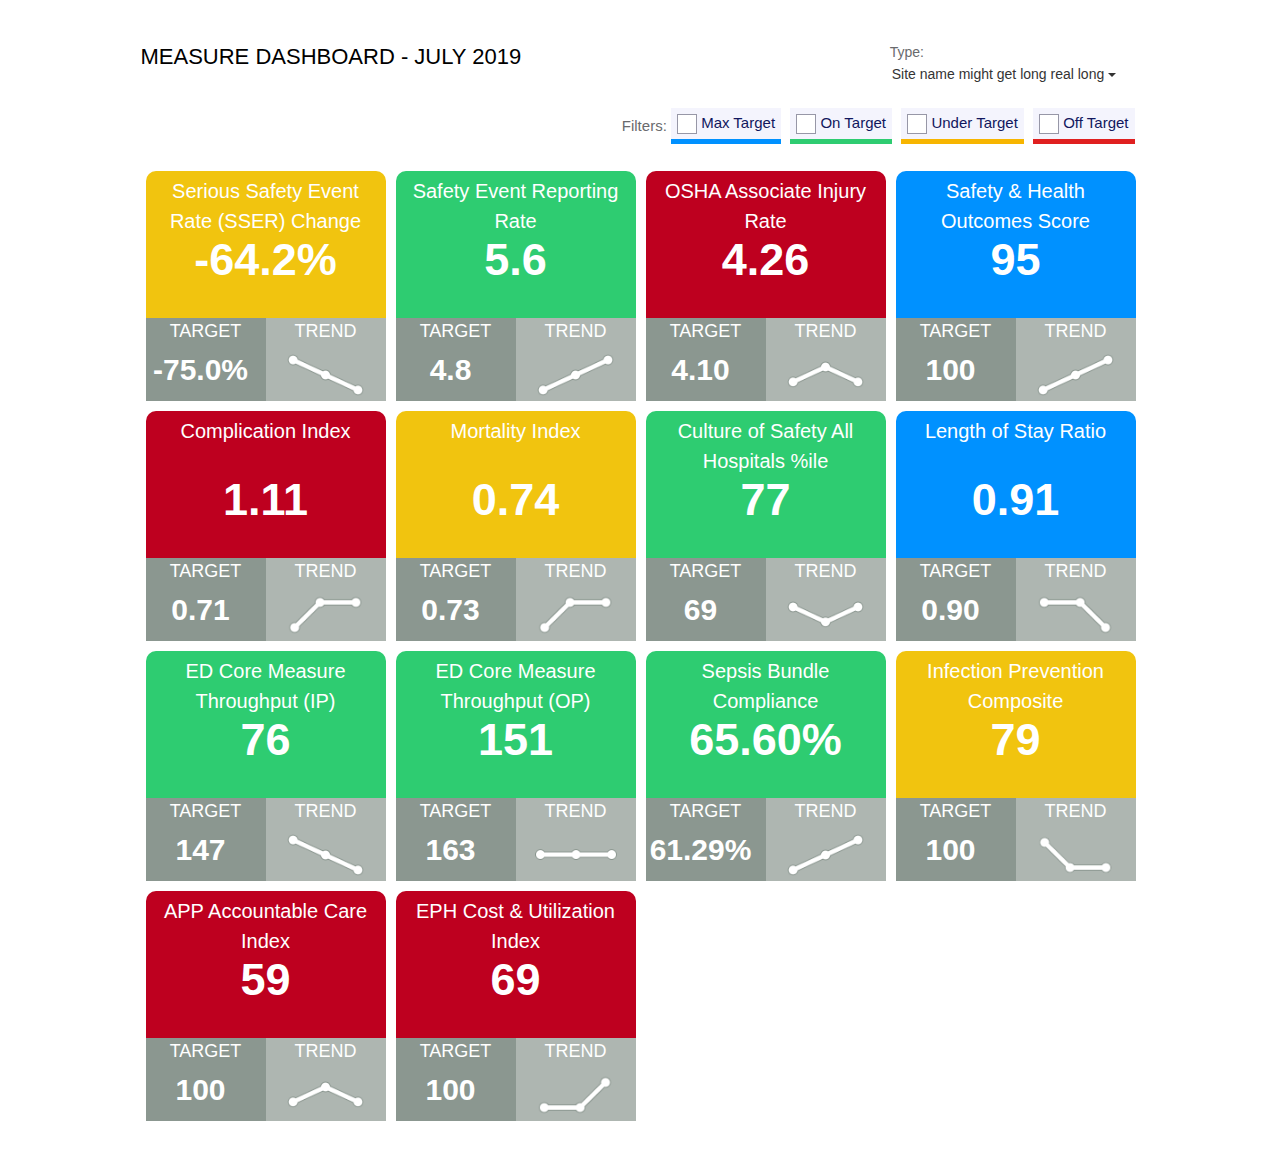
<file: filters/index.html>
<!DOCTYPE html>
<html lang="en">
  <head>
    <meta charset="UTF-8" />
    <meta name="viewport" content="width=device-width, initial-scale=1.0" />
    <link rel="icon" href="data:;base64,iVBORw0KGgo=" />
    <title>megamenu</title>

    <!-- <link rel="stylesheet" href="./bootstrap/css/bootstrap.min.css" /> -->
    <link rel="stylesheet" href="styles/corev15.css" />
    <link rel="stylesheet" href="styles/bootstrap3.min.css" />
    <link rel="stylesheet" href="styles/bootstrap2-custom.min.css" />
    <link rel="stylesheet" href="styles/sp-responsive.css" />
    <link rel="stylesheet" href="styles/bootstrap3-custom.min.css" />
    <link rel="stylesheet" href="styles/isotope-docs.css" />
    <link rel="stylesheet" href="styles/advocate-custom.css" />
    <link rel="stylesheet" href="dropdown-tabs.css" />
    <link rel="stylesheet" href="filtering.css" />
  </head>

  <body
    class="filtering-page"
    data-page="filtering"
    style="max-width:999px;margin:4rem auto; overflow: auto"
  >
    <div class="parentContainer">
      <div class="clearfix">
        <div class="col-md-9" id="dashboardtitle2">
          <span class="uppercase">
            <span id="lblTitle">Measure Dashboard - July 2019</span>
          </span>
        </div>
        <div class="col-md-3 text-right" id="site">
          <!-- Single button -->
          <div class="btn-group text-left" id="siteBtns">
            <div class="btn-group-label">Type:</div>
            <button
              type="button"
              class="btn btn-default dropdown-toggle"
              data-toggle="dropdown"
            >
              <span id="lblSiteName">Site name might get long real long</span>
              <span class="caret"></span>
            </button>
            <div class="dropdown-menu siteBtns_dropdownmenu-wrap">
              <ul
                class="nav nav-pills nav-justified siteBtns_dropdownmenu-tabs"
                onClick="if(event.stopPropagation){event.stopPropagation();}event.cancelBubble=true;"
              >
                <li class="siteBtns_dropdownmenu-tabbtn">
                  <a href="#siteBtns_dropdownmenu-pane1" data-toglr="tab"
                    >Region</a
                  >
                </li>
                <li class="siteBtns_dropdownmenu-tabbtn">
                  <a href="#siteBtns_dropdownmenu-pane2" data-toglr="tab"
                    >PSA</a
                  >
                </li>
                <li class="siteBtns_dropdownmenu-tabbtn active">
                  <a href="#siteBtns_dropdownmenu-pane3" data-toglr="tab"
                    >Site</a
                  >
                </li>
              </ul>
              <div class="tab-content clearfix siteBtns_dropdownmenu-panes">
                <div class="tab-pane" id="siteBtns_dropdownmenu-pane1">
                  <div
                    class="siteBtns_dropdownmenu-search"
                    onClick="if(event.stopPropagation){event.stopPropagation();}event.cancelBubble=true;"
                  >
                    <input
                      type="text"
                      class="siteBtns_dropdownmenu-input"
                      placeholder="Search Regions"
                      id="ddTabSearchInput1"
                    />
                    <svg
                      viewBox="0 0 100 125"
                      xmlns="http://www.w3.org/2000/svg"
                      width="18"
                      height="18"
                    >
                      <path
                        fill="currentColor"
                        d="M96 89L74 67a40 40 0 1 0-7 7l22 22c2 2 5 2 7 0s2-5 0-7zM21 64a30 30 0 1 1 43-43 30 30 0 0 1-43 43z"
                      />
                    </svg>
                  </div>
                  <ul
                    class="list-unstyled siteBtns_dropdownmenu-list dd-menu-1"
                  >
                    <li><a href="#CHIS/System">asdf</a></li>
                    <li><a href="#CHIS/ACL">ACL</a></li>
                    <li><a href="#CHIS/AHCMG">HC Med Grp</a></li>
                  </ul>
                </div>
                <div class="tab-pane" id="siteBtns_dropdownmenu-pane2">
                  <div
                    class="siteBtns_dropdownmenu-search"
                    onClick="if(event.stopPropagation){event.stopPropagation();}event.cancelBubble=true;"
                  >
                    <input
                      type="text"
                      class="siteBtns_dropdownmenu-input"
                      placeholder="Search PSAs"
                      id="ddTabSearchInput2"
                    />
                    <svg
                      viewBox="0 0 100 125"
                      xmlns="http://www.w3.org/2000/svg"
                      width="18"
                      height="18"
                    >
                      <path
                        fill="currentColor"
                        d="M96 89L74 67a40 40 0 1 0-7 7l22 22c2 2 5 2 7 0s2-5 0-7zM21 64a30 30 0 1 1 43-43 30 30 0 0 1-43 43z"
                      />
                    </svg>
                  </div>
                  <ul
                    class="list-unstyled siteBtns_dropdownmenu-list dd-menu-2"
                  >
                    <li><a href="#CHIS/System">qwer</a></li>
                    <li><a href="#CHIS/ACL">ACL</a></li>
                    <li><a href="#CHIS/AHCMG">HC Med Grp</a></li>
                  </ul>
                </div>
                <div class="tab-pane active" id="siteBtns_dropdownmenu-pane3">
                  <div
                    class="siteBtns_dropdownmenu-search"
                    onClick="if(event.stopPropagation){event.stopPropagation();}event.cancelBubble=true;"
                  >
                    <input
                      type="text"
                      class="siteBtns_dropdownmenu-input"
                      placeholder="Search Sites"
                      id="ddTabSearchInput3"
                    />
                    <svg
                      viewBox="0 0 100 125"
                      xmlns="http://www.w3.org/2000/svg"
                      width="18"
                      height="18"
                    >
                      <path
                        fill="currentColor"
                        d="M96 89L74 67a40 40 0 1 0-7 7l22 22c2 2 5 2 7 0s2-5 0-7zM21 64a30 30 0 1 1 43-43 30 30 0 0 1-43 43z"
                      />
                    </svg>
                  </div>
                  <ul
                    class="list-unstyled siteBtns_dropdownmenu-list dd-menu-3"
                    id="ddlSites"
                    runat="server"
                  >
                    <li><a href="#CHIS/System">zxcv</a></li>
                    <li><a href="#CHIS/ACL">ACL</a></li>
                    <li><a href="#CHIS/AHCMG">HC Med Grp</a></li>
                  </ul>
                </div>
              </div>
            </div>
            <!-- <ul class="dropdown-menu" id="ddlSites"></ul> -->
          </div>
        </div>
      </div>
      <br />
      <div class="clearfix">
        <div class="button-group col-md-5"></div>
        <div class="button-group col-md-7 text-right filters" id="filters">
          <div class="btn-group-label">Filters:</div>
          <!-- <button class="button is-checked all" data-filter="*">All</button> -->
          <button
            type="button"
            class="btn-checkbox max-target-bkgd"
            data-filter=".maxtarget"
          >
            <span class="btn-checkbox_indicator"></span>
            <span class="btn-checkbox_text">Max Target</span>
          </button>
          <button
            type="button"
            class="btn-checkbox on-target-bkgd"
            data-filter=".ontarget"
          >
            <span class="btn-checkbox_indicator"></span>
            <span class="btn-checkbox_text">On Target</span>
          </button>
          <button
            type="button"
            class="btn-checkbox under-target-bkgd"
            data-filter=".undertarget"
          >
            <span class="btn-checkbox_indicator"></span>
            <span class="btn-checkbox_text">Under Target</span>
          </button>
          <button
            type="button"
            class="btn-checkbox off-target-bkgd"
            data-filter=".offtarget"
          >
            <span class="btn-checkbox_indicator"></span>
            <span class="btn-checkbox_text">Off Target</span>
          </button>

          <!-- <div class="btn-group filters" id="siteFilters"></div> -->
        </div>
      </div>
      <br />
      <div class="isotope2" style="height: 1680px; position: relative;">
        <div
          class="iso2-item  undertarget kpi"
          onclick="window.location.href='#CHIS/SYSTEM/Pages/reportviewer.aspx?ReportID=394&amp;ReportGroup=Safety Reporting';"
          data-category="undertarget,kpi"
        >
          <div class="tilename">Serious Safety Event Rate (SSER) Change</div>
          <div class="targetdiff">-64.2%</div>
          <div class="target">
            <div class="targetstats">
              <div class="targettitle">Target</div>
              <div class="targetnumber">-75.0%</div>
            </div>
          </div>
          <div class="trend">
            <div class="trendstats">
              <div class="trendtitle">Trend</div>
              <div class="targetbar downdown">
                <img alt="" src="Images/spacer.png" />
              </div>
            </div>
          </div>
        </div>

        <div
          class="iso2-item  ontarget kpi"
          onclick="window.location.href='#CHIS/SYSTEM/Pages/reportviewer.aspx?ReportID=394&amp;ReportGroup=Safety Reporting';"
          data-category="ontarget,kpi"
        >
          <div class="tilename">Safety Event Reporting Rate</div>
          <div class="targetdiff">5.6</div>
          <div class="target">
            <div class="targetstats">
              <div class="targettitle">Target</div>
              <div class="targetnumber">4.8</div>
            </div>
          </div>
          <div class="trend">
            <div class="trendstats">
              <div class="trendtitle">Trend</div>
              <div class="targetbar upup">
                <img alt="" src="Images/spacer.png" />
              </div>
            </div>
          </div>
        </div>

        <div
          class="iso2-item  offtarget kpi"
          onclick="window.location.href='#CHIS/SYSTEM/Pages/reportviewer.aspx?ReportID=394&amp;ReportGroup=Safety Reporting';"
          data-category="offtarget,kpi"
        >
          <div class="tilename">OSHA Associate Injury Rate</div>
          <div class="targetdiff">4.26</div>
          <div class="target">
            <div class="targetstats">
              <div class="targettitle">Target</div>
              <div class="targetnumber">4.10</div>
            </div>
          </div>
          <div class="trend">
            <div class="trendstats">
              <div class="trendtitle">Trend</div>
              <div class="targetbar updown">
                <img alt="" src="Images/spacer.png" />
              </div>
            </div>
          </div>
        </div>

        <div
          class="iso2-item  maxtarget kpi"
          onclick="window.location.href='#CHIS/SYSTEM/Pages/reportviewer.aspx?ReportID=443&amp;ReportGroup=Close for Safety, Health Outcomes, Patient Experience';"
          data-category="maxtarget,kpi"
        >
          <div class="tilename">Safety &amp; Health Outcomes Score</div>
          <div class="targetdiff">95</div>
          <div class="target">
            <div class="targetstats">
              <div class="targettitle">Target</div>
              <div class="targetnumber">100</div>
            </div>
          </div>
          <div class="trend">
            <div class="trendstats">
              <div class="trendtitle">Trend</div>
              <div class="targetbar upup">
                <img alt="" src="Images/spacer.png" />
              </div>
            </div>
          </div>
        </div>

        <div
          class="iso2-item  offtarget kpi"
          onclick="window.location.href='#CHIS/SYSTEM/Pages/reportviewer.aspx?ReportID=13&amp;ReportGroup=Complications';"
          data-category="offtarget,kpi"
        >
          <div class="tilename">Complication Index</div>
          <div class="targetdiff">1.11</div>
          <div class="target">
            <div class="targetstats">
              <div class="targettitle">Target</div>
              <div class="targetnumber">0.71</div>
            </div>
          </div>
          <div class="trend">
            <div class="trendstats">
              <div class="trendtitle">Trend</div>
              <div class="targetbar upflat">
                <img alt="" src="Images/spacer.png" />
              </div>
            </div>
          </div>
        </div>

        <div
          class="iso2-item  undertarget kpi"
          onclick="window.location.href='#CHIS/SYSTEM/Pages/reportviewer.aspx?ReportID=105&amp;ReportGroup=Mortality';"
          data-category="undertarget,kpi"
        >
          <div class="tilename">Mortality Index</div>
          <div class="targetdiff">0.74</div>
          <div class="target">
            <div class="targetstats">
              <div class="targettitle">Target</div>
              <div class="targetnumber">0.73</div>
            </div>
          </div>
          <div class="trend">
            <div class="trendstats">
              <div class="trendtitle">Trend</div>
              <div class="targetbar upflat">
                <img alt="" src="Images/spacer.png" />
              </div>
            </div>
          </div>
        </div>

        <div
          class="iso2-item  ontarget kpi"
          onclick="window.location.href='#CHIS/SYSTEM/Pages/reportviewer.aspx?ReportID=316&amp;ReportGroup=Culture of Safety Survey';"
          data-category="ontarget,kpi"
        >
          <div class="tilename">Culture of Safety All Hospitals %ile</div>
          <div class="targetdiff">77</div>
          <div class="target">
            <div class="targetstats">
              <div class="targettitle">Target</div>
              <div class="targetnumber">69</div>
            </div>
          </div>
          <div class="trend">
            <div class="trendstats">
              <div class="trendtitle">Trend</div>
              <div class="targetbar downup">
                <img alt="" src="Images/spacer.png" />
              </div>
            </div>
          </div>
        </div>

        <div
          class="iso2-item  maxtarget kpi"
          onclick="window.location.href='#CHIS/SYSTEM/Pages/reportviewer.aspx?ReportID=247&amp;ReportGroup=Length of Stay';"
          data-category="maxtarget,kpi"
        >
          <div class="tilename">Length of Stay Ratio</div>
          <div class="targetdiff">0.91</div>
          <div class="target">
            <div class="targetstats">
              <div class="targettitle">Target</div>
              <div class="targetnumber">0.90</div>
            </div>
          </div>
          <div class="trend">
            <div class="trendstats">
              <div class="trendtitle">Trend</div>
              <div class="targetbar flatdown">
                <img alt="" src="Images/spacer.png" />
              </div>
            </div>
          </div>
        </div>

        <div
          class="iso2-item  ontarget kpi"
          onclick="window.location.href='#CHIS/SYSTEM/Pages/reportviewer.aspx?ReportID=449&amp;ReportGroup=Core Measures';"
          data-category="ontarget,kpi"
        >
          <div class="tilename">ED Core Measure Throughput (IP)</div>
          <div class="targetdiff">76</div>
          <div class="target">
            <div class="targetstats">
              <div class="targettitle">Target</div>
              <div class="targetnumber">147</div>
            </div>
          </div>
          <div class="trend">
            <div class="trendstats">
              <div class="trendtitle">Trend</div>
              <div class="targetbar downdown">
                <img alt="" src="Images/spacer.png" />
              </div>
            </div>
          </div>
        </div>

        <div
          class="iso2-item  ontarget kpi"
          onclick="window.location.href='#CHIS/SYSTEM/Pages/reportviewer.aspx?ReportID=449&amp;ReportGroup=Core Measures';"
          data-category="ontarget,kpi"
        >
          <div class="tilename">ED Core Measure Throughput (OP)</div>
          <div class="targetdiff">151</div>
          <div class="target">
            <div class="targetstats">
              <div class="targettitle">Target</div>
              <div class="targetnumber">163</div>
            </div>
          </div>
          <div class="trend">
            <div class="trendstats">
              <div class="trendtitle">Trend</div>
              <div class="targetbar flatflat">
                <img alt="" src="Images/spacer.png" />
              </div>
            </div>
          </div>
        </div>

        <div
          class="iso2-item  ontarget kpi"
          onclick="window.location.href='#CHIS/SYSTEM/Pages/reportviewer.aspx?ReportID=449&amp;ReportGroup=Core Measures';"
          data-category="ontarget,kpi"
        >
          <div class="tilename">Sepsis Bundle Compliance</div>
          <div class="targetdiff">65.60%</div>
          <div class="target">
            <div class="targetstats">
              <div class="targettitle">Target</div>
              <div class="targetnumber">61.29%</div>
            </div>
          </div>
          <div class="trend">
            <div class="trendstats">
              <div class="trendtitle">Trend</div>
              <div class="targetbar upup">
                <img alt="" src="Images/spacer.png" />
              </div>
            </div>
          </div>
        </div>

        <div
          class="iso2-item  undertarget kpi"
          onclick="window.location.href='#CHIS/SYSTEM/Pages/reportviewer.aspx?ReportID=63&amp;ReportGroup=Infection Prevention';"
          data-category="undertarget,kpi"
        >
          <div class="tilename">Infection Prevention Composite</div>
          <div class="targetdiff">79</div>
          <div class="target">
            <div class="targetstats">
              <div class="targettitle">Target</div>
              <div class="targetnumber">100</div>
            </div>
          </div>
          <div class="trend">
            <div class="trendstats">
              <div class="trendtitle">Trend</div>
              <div class="targetbar downflat">
                <img alt="" src="Images/spacer.png" />
              </div>
            </div>
          </div>
        </div>

        <div
          class="iso2-item  offtarget kpi"
          onclick="window.location.href='#CHIS/SYSTEM/Pages/reportviewer.aspx?ReportID=442&amp;ReportGroup=Enterprise Population Health Cost and Utilization Index Drill-Down';"
          data-category="offtarget,kpi"
        >
          <div class="tilename">APP Accountable Care Index</div>
          <div class="targetdiff">59</div>
          <div class="target">
            <div class="targetstats">
              <div class="targettitle">Target</div>
              <div class="targetnumber">100</div>
            </div>
          </div>
          <div class="trend">
            <div class="trendstats">
              <div class="trendtitle">Trend</div>
              <div class="targetbar updown">
                <img alt="" src="Images/spacer.png" />
              </div>
            </div>
          </div>
        </div>

        <div
          class="iso2-item  offtarget kpi"
          onclick="window.location.href='#CHIS/SYSTEM/Pages/reportviewer.aspx?ReportID=360&amp;ReportGroup=APP Accountable Care Index Drill-Down';"
          data-category="offtarget,kpi"
        >
          <div class="tilename">EPH Cost &amp; Utilization Index</div>
          <div class="targetdiff">69</div>
          <div class="target">
            <div class="targetstats">
              <div class="targettitle">Target</div>
              <div class="targetnumber">100</div>
            </div>
          </div>
          <div class="trend">
            <div class="trendstats">
              <div class="trendtitle">Trend</div>
              <div class="targetbar flatup">
                <img alt="" src="Images/spacer.png" />
              </div>
            </div>
          </div>
        </div>
      </div>
    </div>

    <script src="https://ajax.googleapis.com/ajax/libs/jquery/1.11.2/jquery.min.js"></script>
    <script src="isotope.pkgd.min.js"></script>
    <script src="isotope-docs.min.js"></script>
    <script src="./bootstrap/bootstrap.min.js"></script>
    <!-- <script src="Tiles.js"></script> -->

    <script src="dropdown-tabs.js"></script>
    <script src="filtering.js"></script>
    <!-- <script src="css_live_reload_init.js"></script> -->
  </body>
</html>
</file>
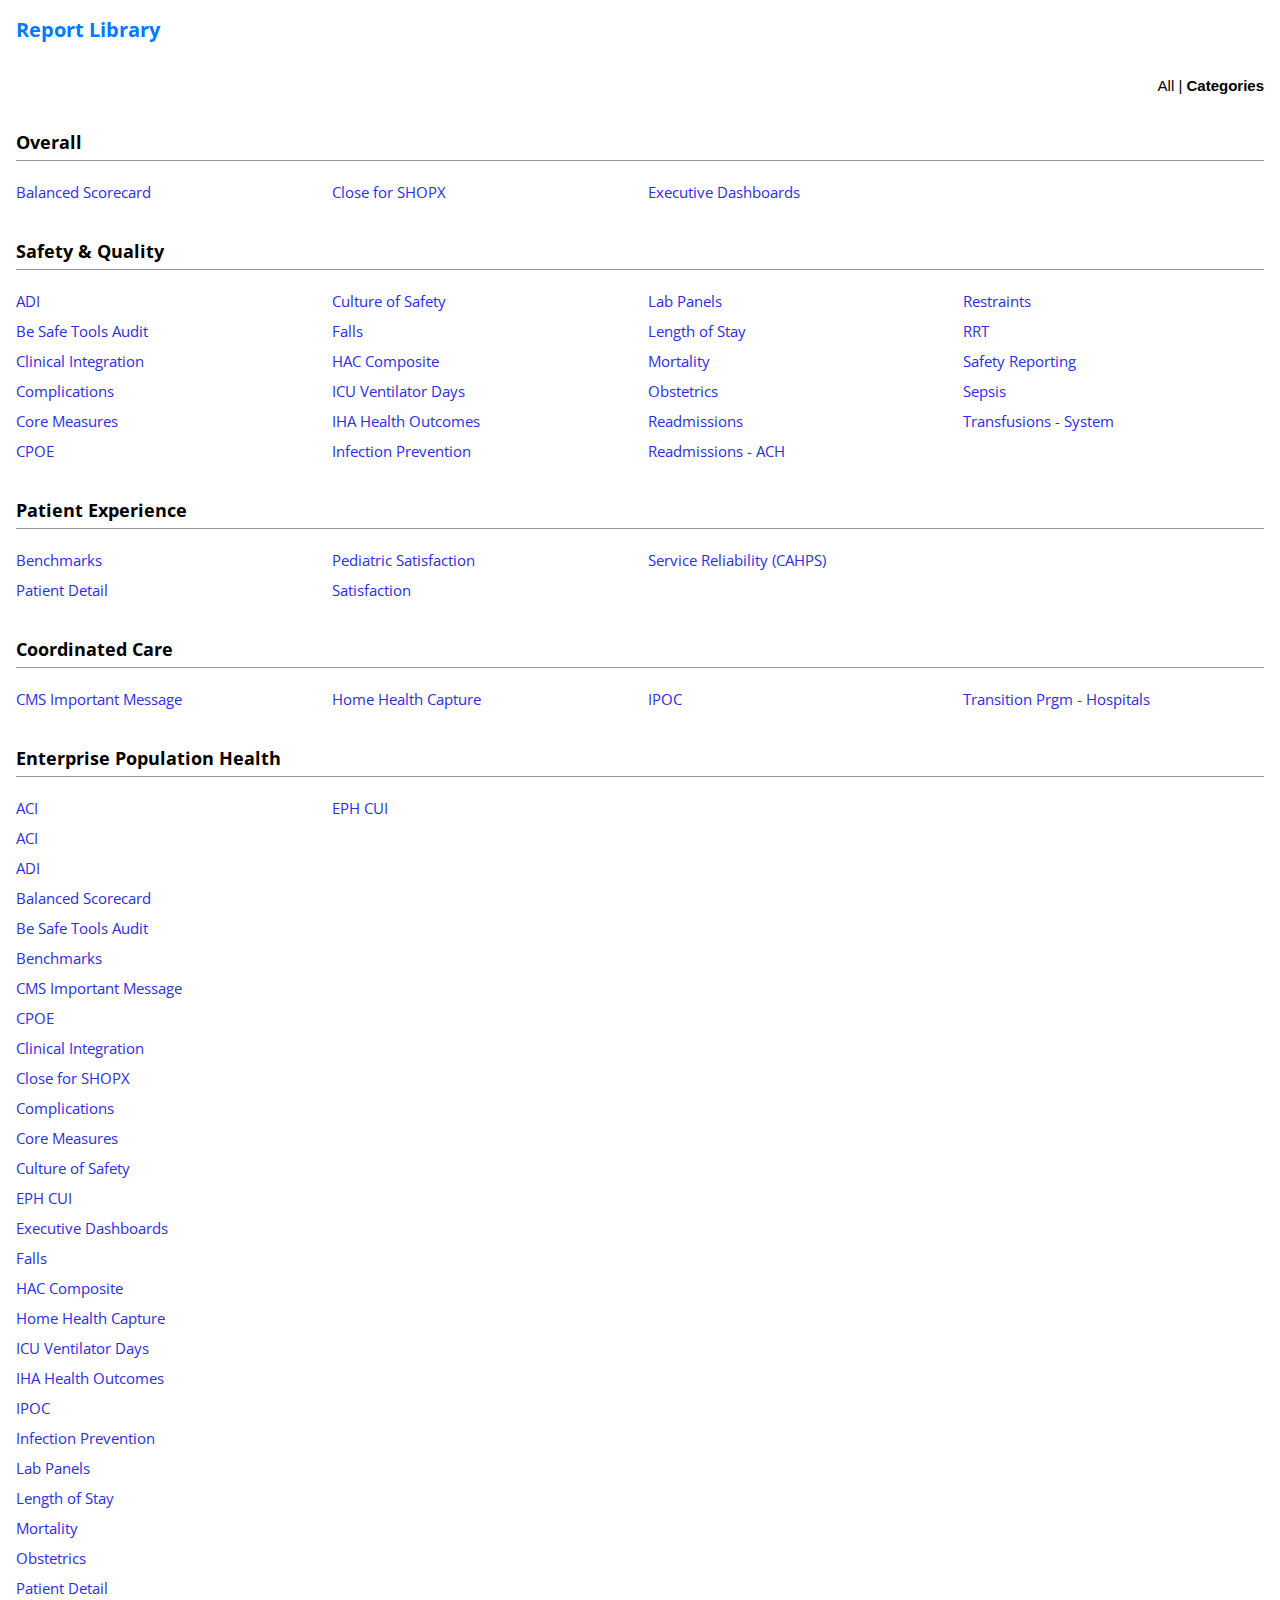
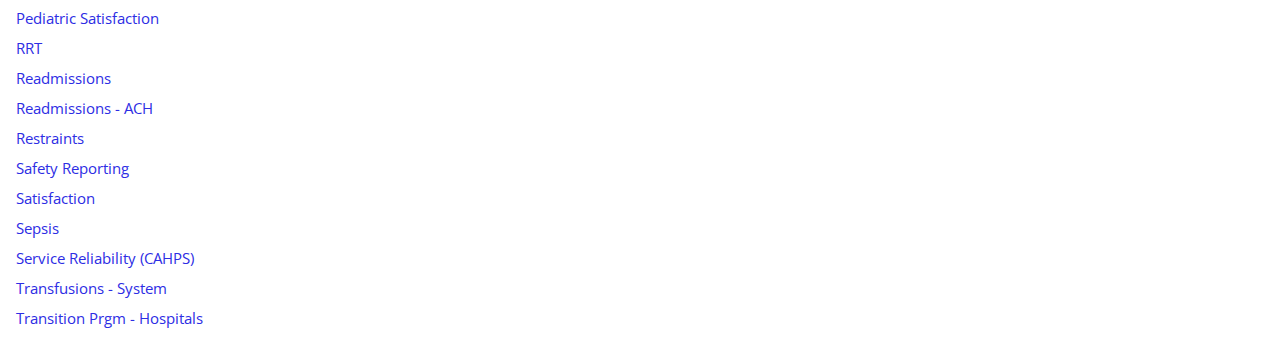
<file: page/index.html>
<!DOCTYPE html>
<html lang="en">
  <head>
    <meta charset="UTF-8" />
    <meta name="viewport" content="width=device-width, initial-scale=1.0" />
    <link rel="icon" href="data:;base64,iVBORw0KGgo=" />
    <title>megamenu</title>
    <link
      href="https://fonts.googleapis.com/css?family=Open+Sans:400,700&display=swap"
      rel="stylesheet"
    />
    <link rel="stylesheet" href="style.css" />
    <style>
      .text-right {
        text-align: right;
      }
    </style>
  </head>
  <body>
    <div class="reportlibrarypage">
      <div class="reportlibrarypage-hdr">Report Library</div>
      <div class="text-right mm-page-swapr">
        <span class="mm-page-swapr-all">All</span>
        <span> | </span>
        <span class="mm-page-swapr-cat" name="active">Categories</span>
      </div>
      <div class="menu-page"></div>
      <div class="menu-page-all"></div>
    </div>
    <script src="js.js"></script>
  </body>
</html>
</file>
<file: filters/styles/corev15.css>
/* _lcid="1033" _version="15.0.4769"
_LocalBinding */
body,
.ms-core-defaultFont,
#pageStatusBar,
.ms-status-msg,
.js-callout-body
{
/* [ReplaceFont(themeFont:"body")] */ font-family:"Segoe UI","Segoe",Tahoma,Helvetica,Arial,sans-serif;
font-size:13px;
}
body,
.ms-core-defaultFont,
.js-callout-body
{
/* [ReplaceColor(themeColor:"BodyText")] */ color:#444;
}
.ms-core-defaultFont
{
font-weight:normal;
text-decoration:none;
white-space:normal;
word-break:normal;
line-height:normal;
}
body
{
margin:0px;
overflow:hidden;
/* [ReplaceColor(themeColor:"PageBackground")] */ background-color:#fff;
background-size:cover;
background-repeat:no-repeat;
}
html > .ms-core-needIEFilter
{
/* [ReplaceBGImage] */ -ms-filter:"progid:DXImageTransform.Microsoft.AlphaImageLoader(src='about:blank',sizingMethod='scale');";
}
.ms-backgroundImage
{
/* [ReplaceBGImage] */ background-image:url();
}
#s4-ribbonrow
{
position:relative;
}
#s4-workspace
{
overflow:auto;
position:relative;
}
#s4-bodyContainer
{
padding-bottom:35px;
}
h1,h2,h3,h4,h5,h6,.ms-h1,.ms-h2,.ms-h3,.ms-h4,.ms-h5,.ms-h6
{
margin:auto;
font-weight:normal;
}
h1,
.ms-h1
{
/* [ReplaceFont(themeFont:"large-heading")] */ font-family:"Segoe UI Light","Segoe UI","Segoe",Tahoma,Helvetica,Arial,sans-serif;
font-size:2.3em;
/* [ReplaceColor(themeColor:"SubtleBodyText")] */ color:#777;
font-weight:200;
}
h2,h3,.ms-h2,.ms-h3,
.ms-headerFont
{
/* [ReplaceFont(themeFont:"heading")] */ font-family:"Segoe UI Semilight","Segoe UI","Segoe",Tahoma,Helvetica,Arial,sans-serif;
/* [ReplaceColor(themeColor:"StrongBodyText")] */ color:#262626;
font-weight:300;
}
h2,.ms-h2
{
font-size:1.46em;
}
h3,.ms-h3
{
font-size:1.15em;
}
h4,h5,h6,.ms-h4,.ms-h5,.ms-h6
{
/* [ReplaceFont(themeFont:"small-heading")] */ font-family:"Segoe UI","Segoe",Tahoma,Helvetica,Arial,sans-serif;
}
h4,.ms-h4
{
font-size:1em;
/* [ReplaceColor(themeColor:"StrongBodyText")] */ color:#262626;
}
h5,.ms-h5
{
font-size:1em;
}
h6,.ms-h6
{
font-size:1em;
}
img
{
border:none;
-webkit-tap-highlight-color:transparent;
}
iframe
{
border:none;
}
hr
{
border-width:0px;
/* [ReplaceColor(themeColor:"SubtleLines")] */ border-top:1px solid #c6c6c6;
}
table
{
border-width:0px;
}
input,
select,
label,
textarea,
button,
option
{
font-family:inherit;
font-size:inherit;
color:inherit;
vertical-align:middle;
}
textarea
{
overflow:auto;
}
input[type=password],
input[type=text],
input[type=file],
select,
textarea,
.sp-peoplepicker-topLevel,
.sp-peoplepicker-topLevelDisabled,
.sp-peoplepicker-autoFillContainer,
.ms-inputBox
{
/* [ReplaceColor(themeColor:"Lines")] */ border:1px solid #ababab;
/* [ReplaceColor(themeColor:"BackgroundOverlay",opacity:"1")] */ background-color:#fff;
/* [ReplaceColor(themeColor:"BackgroundOverlay")] */ background-color:rgba( 255,255,255,0.85 );
/* [ReplaceColor(themeColor:"BodyText")] */ color:#444;
}
input[type=password],
input[type=text],
input[type=file],
textarea,
.ms-inputBox
{
padding:2px 5px;
}
input[type=button],
input[type=reset],
input[type=submit],
button
{
min-width:6em;
padding:7px 10px;
/* [ReplaceColor(themeColor:"ButtonBorder")] */ border:1px solid #ababab;
/* [ReplaceColor(themeColor:"ButtonBackground",opacity:"1")] */ background-color:#fdfdfd;
/* [ReplaceColor(themeColor:"ButtonBackground")] */ background-color:#fdfdfd;
margin-left:10px;
/* [ReplaceFont(themeFont:"body")] */ font-family:"Segoe UI","Segoe",Tahoma,Helvetica,Arial,sans-serif;
font-size:11px;
/* [ReplaceColor(themeColor:"ButtonText")] */ color:#444;
}
input[type=password]:focus,
input[type=text]:focus,
select:focus,
textarea:focus,
.sp-peoplepicker-topLevelFocus,
.ms-inputBoxActive,
.ms-inputBox.ms-inputBoxActive:hover
{
/* [ReplaceColor(themeColor:"AccentLines")] */ border-color:#2a8dd4;
}
input[type=button]::-moz-inner-focus,
input[type=reset]::-moz-inner-focus,
input[type=submit]::-moz-inner-focus,
button::-moz-inner-focus
{
/* [ReplaceColor(themeColor:"ButtonText")] */ border-color:#444;
}
input[type=password]:hover,
input[type=text]:hover,
input[type=file]:hover,
textarea:hover,
.sp-peoplepicker-topLevel:hover,
.ms-inputBox:hover
{
/* [ReplaceColor(themeColor:"StrongLines")] */ border-color:#92c0e0;
}
input[type=button]:hover,
input[type=reset]:hover,
input[type=submit]:hover,
button:hover
{
/* [ReplaceColor(themeColor:"ButtonHoverBorder")] */ border-color:#92c0e0;
/* [ReplaceColor(themeColor:"ButtonHoverBackground",opacity:"1")] */ background-color:#e6f2fa;
/* [ReplaceColor(themeColor:"ButtonHoverBackground")] */ background-color:#e6f2fa;
}
input[type=button]:active,
input[type=reset]:active,
input[type=submit]:active,
button:active
{
/* [ReplaceColor(themeColor:"ButtonPressedBorder")] */ border-color:#2a8dd4;
/* [ReplaceColor(themeColor:"ButtonPressedBackground",opacity:"1")] */ background-color:#92b7d1;
/* [ReplaceColor(themeColor:"ButtonPressedBackground")] */ background-color:#92c0e0;
}
input.ms-button-emphasize,
button.ms-button-emphasize
{
/* [ReplaceColor(themeColor:"EmphasisBorder")] */ border-color:#0067b0;
/* [ReplaceColor(themeColor:"EmphasisBackground",opacity:"1")] */ background-color:#0072c6;
/* [ReplaceColor(themeColor:"EmphasisBackground")] */ background-color:#0072c6;
/* [ReplaceColor(themeColor:"EmphasisText")] */ color:#fff;
}
input.ms-button-emphasize:hover,
button.ms-button-emphasize:hover
{
/* [ReplaceColor(themeColor:"EmphasisHoverBackground",opacity:"1")] */ background-color:#0067b0;
/* [ReplaceColor(themeColor:"EmphasisHoverBackground")] */ background-color:#0067b0;
/* [ReplaceColor(themeColor:"EmphasisHoverBorder")] */ border-color:#004d85;
}
input[type=password][disabled],
input[type=text][disabled],
input[type=file][disabled],
textarea[disabled],
select[disabled],
.sp-peoplepicker-topLevelDisabled,
.ms-inputBoxDisabled
{
/* [ReplaceColor(themeColor:"DisabledText")] */ color:#b1b1b1;
/* [ReplaceColor(themeColor:"DisabledLines")] */ border-color:#e1e1e1;
/* [ReplaceColor(themeColor:"DisabledBackground",opacity:"1")] */ background-color:#fdfdfd;
/* [ReplaceColor(themeColor:"DisabledBackground")] */ background-color:#fdfdfd;
}
input[type=button][disabled],
input[type=reset][disabled],
input[type=submit][disabled],
button[disabled][disabled]
{
/* [ReplaceColor(themeColor:"ButtonDisabledBorder")] */ border-color:#e1e1e1;
/* [ReplaceColor(themeColor:"ButtonDisabledBackground",opacity:"1")] */ background-color:#fdfdfd;
/* [ReplaceColor(themeColor:"ButtonDisabledBackground")] */ background-color:#fdfdfd;
/* [ReplaceColor(themeColor:"ButtonDisabledText")] */ color:#b1b1b1;
}
a:visited
{
/* [ReplaceColor(themeColor:"Hyperlinkfollowed")] */ color:#663399;
text-decoration:none;
}
a:hover,a:active
{
text-decoration:underline;
}
a:active
{
/* [ReplaceColor(themeColor:"HyperlinkActive")] */ color:#004D85;
}
a,.ms-link:visited
{
/* [ReplaceColor(themeColor:"Hyperlink")] */ color:#0072c6;
text-decoration:none;
}
#sideNavBox > hr
{
margin:20px auto;
}
#siteactiontd
{
height:30px;
margin-right:0px;
}
.ms-siteactions-root
{
font-weight:600;
display:inline-block;
position:relative;
vertical-align:top;
}
.ms-siteactions-root > span > a.ms-core-menu-root
{
width:16px;
height:16px;
display:inline-block;
padding:8px 7px 6px 8px;
}
.ms-siteactions-imgspan
{
display:inline-block;
width:15px;
height:14px;
overflow:hidden;
position:relative;
}
.ms-siteactions-imgspan > .ms-core-menu-buttonIcon
{
position:absolute;
top:-102px;
left:-251px;
}
.ms-siteactions-hover .ms-siteactions-imgspan > .ms-core-menu-buttonIcon
{
top:-84px;
left:-254px;
}
.ms-siteactions-normal
{
display:inline-block;
border-right:1px solid transparent;
}
#welcomeMenuBox
{
font-size:1em;
display:inline-block;
vertical-align:top;
height:30px;
}
.ms-welcome-root
{
display:inline-block;
position:relative;
height:30px;
line-height:30px;
padding:0px 7px 0px 11px;
border-right:1px solid transparent;
background-clip:padding-box;
}
.ms-core-needIEFilter .ms-welcome-root
{
/* [ReplaceColor(themeColor:"SuiteBarBackground",opacity:"1")] */ border-left-color:#0072c6;
}
.ms-core-menu-arrow
{
margin-left:3px;
}
.ms-signInLink
{
vertical-align:middle;
display:inline-block;
line-height:30px;
padding:0px 7px 0px 11px;
}
.ms-welcome-root > a.ms-core-menu-root,
.ms-signInLink
{
/* [ReplaceColor(themeColor:"TopBarText")] */ color:#666;
text-decoration:none;
height:30px;
}
.ms-welcome-hover > a.ms-core-menu-root,
.ms-signInLink:hover
{
/* [ReplaceColor(themeColor:"BodyText")] */ color:#444;
text-decoration:none;
}
.ms-welcome-root > a.ms-core-menu-root:active,
.ms-signInLink:active
{
/* [ReplaceColor(themeColor:"TopBarPressedText")] */ color:#004d85;
text-decoration:none;
}
.ms-welcome-hover,
.ms-siteactions-hover
{
/* [ReplaceColor(themeColor:"BackgroundOverlay",opacity:"1")] */ background-color:#fff;
/* [ReplaceColor(themeColor:"DialogBorder")] */ border-right-color:#d1d1d1;
}
.ms-welcome-root > .ms-core-menu-box.ms-core-menu-box,
.ms-siteactions-hover > .ms-core-menu-box.ms-core-menu-box
{
box-shadow:3px 3px 6px -4px rgba(0,0,0,0.3),-3px 3px 6px -4px rgba(0,0,0,0.3);
border-top:0px solid transparent;
}
.ms-core-suiteLink > .ms-core-menu-box,
.ms-core-suiteLink > .ms-core-menu-boxBig,
.ms-siteactions-hover > .ms-core-menu-box,
.ms-siteactions-hover > .ms-core-menu-boxBig,
.ms-welcome-root > .ms-core-menu-box,
.ms-welcome-root > .ms-core-menu-boxBig
{
padding-top:4px;
}
#ms-help
{
display:inline-block;
height:30px;
}
.ms-dd-button
{
display:inline-block;
margin-left:5px;
}
div.ms-cui-TabRowRight
{
padding-right:5px;
height:35px;
line-height:35px;
}
.ms-qatbutton
{
border:1px solid transparent;
display:inline-block;
vertical-align:middle;
height:30px;
line-height:normal;
}
.ms-promotedActionButton
{
display:inline-block;
margin-right:10px;
vertical-align:middle;
}
.ms-promotedActionButton-icon
{
vertical-align:middle;
display:inline-block;
margin-right:5px;
}
.ms-promotedActionButton-text
{
display:inline-block;
/* [ReplaceColor(themeColor:"TopBarText")] */ color:#666;
text-transform:uppercase;
font-size:8pt;
}
.ms-promotedActionButton:hover .ms-promotedActionButton-text
{
/* [ReplaceColor(themeColor:"TopBarHoverText")] */ color:#333;
}
.ms-promotedActionButton:active .ms-promotedActionButton-text
{
/* [ReplaceColor(themeColor:"TopBarPressedText")] */ color:#004d85;
}
.ms-viewselector-currentView
{
font-size:1.2em;
/* [ReplaceColor(themeColor:"Accent4")] */ color:#111;
/* [ReplaceFont(themeFont:"body")] */ font-family:"Segoe UI","Segoe",Tahoma,Helvetica,Arial,sans-serif;
}
.ms-viewselector-currentView:hover
{
/* [ReplaceColor(themeColor:"Accent1")] */ color:#b95f00;
}
.ms-siteicon-a
{
display:inline-block;
max-width:180px;
max-height:64px;
}
.ms-siteicon-img
{
display:block;
max-width:180px;
max-height:64px;
}
#s4-titlerow
{
margin-bottom:27px;
height:64px;
}
#titleAreaBox
{
margin:auto 20px;
}
.ms-core-pageTitle,
.ms-core-pageTitle a
{
/* [ReplaceFont(themeFont:"title")] */ font-family:"Segoe UI Light","Segoe UI","Segoe",Tahoma,Helvetica,Arial,sans-serif;
/* [ReplaceColor(themeColor:"SiteTitle")] */ color:#262626;
}
.ms-core-pageTitle
{
font-size:2.77em;
white-space:nowrap;
}
.ms-core-pageTitle a:hover,
.ms-core-pageTitle a:active
{
text-decoration:none;
}
#siteIcon
{
min-width:64px;
height:64px;
line-height:64px;
text-align:center;
margin-right:20px;
float:left;
}
#ms-pageDescriptionDiv
{
height:16px;
width:16px;
display:inline-block;
overflow:hidden;
}
#ms-pageDescriptionImage
{
height:16px;
width:16px;
/* [RecolorImage(themeColor:"BodyText",method:"Filling",includeRectangle:{x:161,y:178,width:16;height:16})] */ background:url("/_layouts/15/images/spcommon.png?rev=23") no-repeat -161px -178px;
display:inline-block;
vertical-align:top;
}
#coms-pageDescriptionCallout_callout-body
{
padding:10px;
}
.ms-webPartMenu-wpmenuarrowImg
{
top:-250px;
left:-109px;
position:relative;
}
.ms-core-form-heading
{
/* [ReplaceColor(themeColor:"AccentText")] */ color:#0072c6;
}
.ms-core-form-section
{
margin-bottom:13px;
}
.ms-core-form-subsection
{
margin:9px auto 11px;
}
.ms-core-form-line
{
margin-bottom:6px;
}
.ms-core-form input[type=radio],.ms-core-form input[type=checkbox]
{
margin-right:5px;
}
.ms-core-form-titleCell
{
width:100px;
}
.ms-core-form-title
{
font-size:inherit;
/* [ReplaceColor(themeColor:"AccentText")] */ color:#0072c6;
}
.ms-core-form-row > td
{
padding:7px;
margin:1px;
vertical-align:top;
}
.ms-core-navigation
{
/* [ReplaceFont(themeFont:"navigation")] */ font-family:"Segoe UI","Segoe",Tahoma,Helvetica,Arial,sans-serif;
}
.ms-core-form-bottomButtonBox
{
text-align:right;
margin-top:20px;
}
.ms-chkmark-container
{
cursor:pointer;
display:inline-block;
float:left;
width:21px;
height:21px;
padding-left:4px;
padding-top:4px;
margin-left:auto;
margin-right:auto;
}
.ms-chkmark-container-centerer
{
text-align:center;
}
.ms-chkmark-complete.ms-chkmark-complete
{
left:-254px;
top:-66px;
}
.ms-chkmark-notcomplete.ms-chkmark-notcomplete
{
left:-89px;
top:-178px;
}
.ms-chkmark-marktaskcomplete.ms-chkmark-marktaskcomplete
{
left:-103px;
top:-160px;
}
.ms-taskdate-daysvalue
{
font-weight:200;
font-size:3.69em;
font-family:"Segoe UI";
/* [ReplaceColor(themeColor:"BodyText")] */ color:#444;
display:inline-block;
}
.ms-taskdate-dayinfo
{
position:relative;
left:14px;
display:inline-block;
}
.ms-taskdate-daysunit
{
font-weight:300;
font-size:1.46em;
font-family:"Segoe UI";
/* [ReplaceColor(themeColor:"BodyText")] */ color:#444;
text-transform:uppercase;;
}
.ms-pagearrow-left-outerspan
{
height:16px;
width:16px;
padding:15px;
display:inline-block;
}
.ms-pagearrow-left
{
height:16px;
width:16px;
position:relative;
display:inline-block;
overflow:hidden;
}
.ms-pagearrow-left-icon
{
left:-127px;
top:-232px;
position:absolute;
}
.ms-pagearrow-right-outerspan
{
height:16px;
width:16px;
padding:15px;
display:inline-block;
}
.ms-pagearrow-right
{
height:16px;
width:16px;
position:relative;
display:inline-block;
overflow:hidden;
}
.ms-pagearrow-right-icon
{
left:-199px;
top:-228px;
position:absolute;
}
.ms-input-divAroundTextArea
{
/* [ReplaceColor(themeColor:"Lines")] */ border:1px solid #ababab;
padding:4px;
}
#searchInputBox
{
margin-bottom:12px;
float:right;
}
.ms-srch-sb
{
display:inline-block;
}
.ms-core-header .ms-srch-sb
{
/* [ReplaceColor(themeColor:"HeaderBackground",opacity:"1")] */ background-color:#fff;
/* [ReplaceColor(themeColor:"HeaderBackground")] */ background-color:rgba( 255,255,255,0.85 );
}
.ms-srch-sb-border
{
/* [ReplaceColor(themeColor:"Lines")] */ border:1px solid #ababab;
}
.ms-core-header .ms-srch-sb-border
{
/* [ReplaceColor(themeColor:"HeaderLines")] */ border:1px solid #ababab;
}
.ms-srch-sb-border:hover
{
/* [ReplaceColor(themeColor:"StrongLines")] */ border:1px solid #92c0e0;
}
.ms-core-header .ms-srch-sb-border:hover
{
/* [ReplaceColor(themeColor:"HeaderStrongLines")] */ border:1px solid #92c0e0;
}
.ms-srch-sb-borderFocused
{
/* [ReplaceColor(themeColor:"AccentLines")] */ border:1px solid #2a8dd4;
}
.ms-core-header .ms-srch-sb-borderFocused
{
/* [ReplaceColor(themeColor:"HeaderAccentLines")] */ border:1px solid #2a8dd4;
}
.ms-srch-sb>input
{
display:inline-block;
border-style:none;
outline-style:none;
height:18px;
margin:0px 0px 0px 5px;
padding:0px 1px 0px 0px;
width:200px;
background-color:transparent;
}
.ms-core-header .ms-srch-sb>input
{
/* [ReplaceColor(themeColor:"HeaderText")] */ color:#444;
}
.ms-srch-sb>input:focus
{
border-style:none;
outline-style:none;
}
.ms-srch-sb>input[type=text]::-ms-clear
{
display:none;
}
.ms-srch-sb-link
{
float:left;
margin-left:10px;
}
.ms-srch-sb-navLink,.ms-srch-sb-searchLink
{
display:inline-block;
cursor:pointer;
vertical-align:top;
background-color:transparent;
border:1px solid transparent;
position:relative;
overflow:hidden;
}
.ms-srch-sb > .ms-srch-sb-searchLink
{
margin-left:-1px;
height:20px;
width:20px;
}
.ms-srch-sb > .ms-srch-sb-navLink
{
height:20px;
width:20px;
}
.ms-srch-sb-searchLink:hover,.ms-srch-sb-navLink:hover
{
/* [ReplaceColor(themeColor:"ButtonHoverBackground",opacity:"1")] */ background-color:#e6f2fa;
/* [ReplaceColor(themeColor:"ButtonHoverBackground")] */ background-color:#e6f2fa;
}
.ms-srch-sb-searchLink:active,
.ms-srch-sb-searchLink > img:active,
.ms-srch-sb-navLink:active,
.ms-srch-sb-navLink > img:active,
.ms-srch-sb-navLink-menuOpen,
.ms-srch-sb-navLink-menuOpen:hover
{
/* [ReplaceColor(themeColor:"ButtonPressedBackground",opacity:"1")] */ background-color:#92c0e0;
/* [ReplaceColor(themeColor:"ButtonPressedBackground")] */ background-color:#92c0e0;
}
.ms-srch-sb-searchImg
{
left:-35px;
top:-57px;
position:absolute;
}
.ms-srch-sb-searchImg:hover
{
left:-1px;
top:-69px;
}
.ms-srch-sb-navImg
{
left:-35px;
top:-35px;
position:absolute;
}
.ms-srch-sb-navImg:hover,.ms-srch-sb-navLink-menuOpen > .ms-srch-sb-navImg
{
left:-57px;
top:-35px;
}
.ms-core-header .ms-srch-sb-prompt.ms-srch-sb-prompt
{
/* [ReplaceColor(themeColor:"HeaderSubtleText")] */ color:#777;
}
.ms-qSuggest-container
{
border:inherit;
padding:5px 0px;
margin:-1px 0px 0px -1px;
visibility:hidden;
position:absolute;
/* [ReplaceColor(themeColor:"BackgroundOverlay",opacity:"1")] */ background-color:#fff;
z-index:1000;
}
.ms-qSuggest-list
{
cursor:default;
margin:0px;
overflow:hidden;
padding:0px;
white-space:nowrap;
text-overflow:ellipsis;
}
.ms-qSuggest-listItem
{
margin:0px;
padding:7px 10px;
}
.ms-qSuggest-hListItem{
/* [ReplaceColor(themeColor:"HoverBackground",opacity:"1")] */ background-color:#cde6f7;
/* [ReplaceColor(themeColor:"HoverBackground")] */ background-color:rgba( 205,230,247,0.5 );
margin:0px;
padding:7px 10px;
}
.ms-qSuggest-personalResultTitle
{
padding:7px 10px;
margin:0;
/* [ReplaceColor(themeColor:"SubtleEmphasisText")] */ color:#666;
}
.ms-qSuggest-listSeparator
{
/* [ReplaceColor(themeColor:"SubtleLines")] */ border-top:1px solid #c6c6c6;
margin:7px 0px;
}
a:active.ms-skip,
a:focus.ms-skip,
a:focus.ms-acc-button,
a:active.ms-acc-button
{
position:absolute;
top:2px;
background-color:#fff;
border:1px solid #000;
color:#000;
padding:2px 4px;
z-index:12;
height:auto;
width:auto;
}
#pageStatusBar[class],
.ms-status-msg
{
position:static;
margin-bottom:15px;
padding:7px 10px;
border-width:1px;
border-style:solid;
color:#444;
}
.ms-status-blue
{
background-color:#f0f0f0 !important;
border-color:#c6c6c6 !important;
}
.ms-status-blue a:link,
.ms-status-blue a:visited
{
color:#125ab2 !important;
}
.ms-status-green
{
background-color:#c7f299 !important;
border-color:#99cc62 !important;
}
.ms-status-green a:link,
.ms-status-green a:visited
{
color:#125ab2 !important;
}
.ms-status-yellow
{
background-color:#fff19d !important;
border-color:#d7d889 !important;
}
.ms-status-yellow a:link,
.ms-status-yellow a:visited
{
color:#125ab2 !important;
}
.ms-status-red
{
background-color:#f8d4d4 !important;
border-color:#f5a6a7 !important;
}
.ms-status-red a:link,
.ms-status-red a:visited
{
color:#125ab2 !important;
}
.ms-status-status
{
display:block;
}
.ms-status-title
{
margin-right:10px;
vertical-align:middle;
}
.ms-status-body
{
vertical-align:middle;
}
.ms-status-iconSpan
{
display:inline-block;
height:20px;
width:20px;
position:relative;
vertical-align:middle;
overflow:hidden;
margin-right:10px;
}
.ms-status-iconImg,.ms-status-dismissIconImg
{
position:absolute;
}
.ms-status-blue > .ms-status-status > .ms-status-iconSpan > .ms-status-iconImg
{
top:-52px;
left:-178px;
}
.ms-status-green > .ms-status-status > .ms-status-iconSpan > .ms-status-iconImg
{
top:-30px;
left:-178px;
}
.ms-status-red > .ms-status-status > .ms-status-iconSpan > .ms-status-iconImg
{
top:-74px;
left:-178px;
}
.ms-status-yellow > .ms-status-status > .ms-status-iconSpan > .ms-status-iconImg
{
top:-180px;
left:-45px;
}
.ms-status-status > .ms-status-iconSpan > .ms-status-dismissIconImg
{
top:-180px;
left:-23px;
}
#ms-gearPageBody{
padding:0px 20px;
}
#ms-loading-body
{
text-align:center;
padding-top:175px;
}
#ms-loading-box
{
display:inline-block;
min-width:375px;
text-align:left;
box-shadow:none;
position:static;
}
.ms-dialog #ms-loading-body
{
padding-top:0px;
}
.ms-dialog #ms-loading-box
{
border-width:0px;
}
#gearsImageLink
{
margin-right:3px;
vertical-align:middle;
outline:none;
}
#gearsImage
{
height:32px;
width:32px;
}
.ms-diffdelete
{
text-decoration:line-through;
}
.ms-diffinsert,
.ms-diffinsert.ms-descriptiontext
{
text-decoration:underline;
/* [ReplaceColor(themeColor:"SearchURL")] */ color:#338200;
}
.ms-storefront-appiconimg
{
vertical-align:middle;
height:auto;
width:auto;
}
.ms-storefront-appiconspan
{
height:96px;
width:96px;
line-height:90px;
position:relative;
display:inline-block;
text-align:center;
overflow:hidden;
/* [ReplaceColor(themeColor:"EmphasisBackground")] */ background-color:#0072c6;
}
.ms-core-needIEFilter .ms-storefront-appiconspan
{
background-color:transparent;
/* [ReplaceColor(themeColor:"EmphasisBackground")] */ -ms-filter:"progid:DXImageTransform.Microsoft.gradient(GradientType=0,startColorstr=#ff0072c6,endColorstr=#ff0072c6)";
}
.ms-storefront-defaultappiconimg
{
left:-111px;
top:-5px;
position:absolute;
height:auto;
width:auto;
}
.ms-foldHyperLink-panel
{
display:inline;
}
#ms-hcTest
{
border:1px solid #f00 !important;
visibility:hidden !important;
position:absolute !important;
}
.ms-trc-noti-title
{
overflow:hidden;
}
.ms-accentText,.ms-accentText:visited
{
/* [ReplaceColor(themeColor:"AccentText")] */ color:#0072c6;
}
.ms-textXLarge
{
/* [ReplaceFont(themeFont:"large-body")] */ font-family:"Segoe UI Semilight","Segoe UI","Segoe",Tahoma,Helvetica,Arial,sans-serif;
font-size:1.46em;
}
.ms-textLarge
{
/* [ReplaceFont(themeFont:"large-body")] */ font-family:"Segoe UI Semilight","Segoe UI","Segoe",Tahoma,Helvetica,Arial,sans-serif;
font-size:1.15em;
}
.ms-metadata,
.ms-descriptiontext,
.ms-secondaryCommandLink
{
/* [ReplaceFont(themeFont:"body")] */ font-family:"Segoe UI","Segoe",Tahoma,Helvetica,Arial,sans-serif;
}
.ms-textSmall,
.ms-textXSmall,
.ms-metadata,
.ms-descriptiontext,
.ms-secondaryCommandLink
{
font-size:.9em;
}
.ms-metadata,
.ms-descriptiontext
{
/* [ReplaceColor(themeColor:"SubtleBodyText")] */ color:#777;
}
.ms-uppercase
{
text-transform:uppercase;
}
.ms-helperText,
input.ms-helperText
{
/* [ReplaceColor(themeColor:"SubtleBodyText")] */ color:#777;
}
.ms-atMention,
.ms-hashTag
{
font-weight:bold;
}
.ms-subtleLink:link,
.ms-subtleLink:visited,
.ms-atMention:link,
.ms-atMention:visited,
.ms-hashTag:link,
.ms-hashTag:visited
{
/* [ReplaceColor(themeColor:"BodyText")] */ color:#444;
}
.ms-subtleLink:hover,
.ms-atMention:hover,
.ms-hashTag:hover
{
/* [ReplaceColor(themeColor:"CommandLinksHover")] */ color:#0072c6;
text-decoration:none;
}
.ms-subtleLink:active,
.ms-atMention:active,
.ms-hashTag:active
{
/* [ReplaceColor(themeColor:"CommandLinksPressed")] */ color:#004d85;
text-decoration:none;
}
.ms-calloutLink:link,
a.ms-calloutLink:visited,
.ms-calloutLinkDisabled
{
font-size:1em;
}
.ms-commandLink,
.ms-commandLink:visited
{
font-size:.85em;
}
.ms-calloutLink:link,
a.ms-calloutLink:visited,
.ms-calloutLinkDisabled,
.ms-commandLink,
.ms-commandLink:visited,
.ms-secondaryCommandLink,
.ms-secondaryCommandLink:visited
{
/* [ReplaceFont(themeFont:"body")] */ font-family:"Segoe UI","Segoe",Tahoma,Helvetica,Arial,sans-serif;
/* [ReplaceColor(themeColor:"SubtleEmphasisCommandLinks")] */ color:#262626;
text-transform:uppercase;
text-decoration:none;
}
.ms-soften,
.ms-soften:link,
a.ms-soften:visited,
.ms-soften:hover,
.ms-soften:active
{
/* [ReplaceColor(themeColor:"SubtleBodyText")] */ color:#777;
}
.ms-commandLink,
.ms-commandLink:visited
{
/* [ReplaceColor(themeColor:"CommandLinks")] */ color:#666;
}
.ms-secondaryCommandLink,
.ms-secondaryCommandLink:visited
{
/* [ReplaceColor(themeColor:"CommandLinksSecondary")] */ color:#262626;
text-transform:none;
}
.ms-calloutLink:hover,
.ms-commandLink:hover,
.ms-secondaryCommandLink:hover
{
/* [ReplaceColor(themeColor:"CommandLinksHover")] */ color:#0072c6;
text-decoration:none;
}
.ms-calloutLink:active,
.ms-commandLink:active,
.ms-secondaryCommandLink:active
{
/* [ReplaceColor(themeColor:"CommandLinksPressed")] */ color:#004d85;
}
.ms-heroCommandLink,
.ms-heroCommandLink:visited
{
/* [ReplaceColor(themeColor:"CommandLinksHover")] */ color:#0072c6;
text-decoration:none;
}
.ms-heroCommandLink:hover,
.ms-heroCommandLink:active
{
/* [ReplaceColor(themeColor:"CommandLinksPressed")] */ color:#004d85;
text-decoration:none;
}
.ms-calloutLinkDisabled:link,
.ms-calloutLinkDisabled:visited,
a.ms-calloutLinkDisabled:hover,
.ms-calloutLinkDisabled:active,
.ms-commandLinkDisabled:link,
.ms-commandLinkDisabled:visited,
.ms-commandLinkDisabled:hover,
.ms-commandLinkDisabled:active
{
/* [ReplaceColor(themeColor:"CommandLinksDisabled")] */ color:#b1b1b1;
cursor:default;
border-style:none;
}
.ms-core-form-error,
.ms-error,
.ms-formvalidation,
.ms-diffdeletenostrike,
.ms-diffdelete
{
/* [ReplaceColor(themeColor:"ErrorText")] */ color:#bf0000;
}
.ms-tooltip
{
text-decoration:none;
border-bottom:1px dotted;
}
.ms-emptyMode,
.ms-attractMode{
/* [ReplaceFont(themeFont:"large-body")] */ font-family:"Segoe UI Semilight","Segoe UI","Segoe",Tahoma,Helvetica,Arial,sans-serif;
font-size:1.46em;
/* [ReplaceColor(themeColor:"SubtleBodyText")] */ color:#777;
}
.ms-attractMode
{
/* [ReplaceColor(themeColor:"SubtleEmphasisText")] */ color:#666;
}
a.ms-listlink,
a.ms-listlink:hover,
a.ms-listlink:active
{
/* [ReplaceColor(themeColor:"BodyText")] */ color:#444;
}
a.ms-listlink:hover,
a.ms-listlink:active
{
text-decoration:underline;
}
.ms-webpart-titleText
{
font-size:1.46em;
}
.ms-webpart-titleText.ms-webpart-titleText,
.ms-webpart-titleText > a
{
/* [ReplaceFont(themeFont:"heading")] */ font-family:"Segoe UI Semilight","Segoe UI","Segoe",Tahoma,Helvetica,Arial,sans-serif;
/* [ReplaceColor(themeColor:"WebPartHeading")] */ color:#444;
overflow:hidden;
text-align:justify;
text-overflow:ellipsis;
white-space:nowrap;
}
.ms-webpart-titleText > a:hover
{
/* [ReplaceColor(themeColor:"CommandLinksHover")] */ color:#0072c6;
}
.ms-webpart-titleText > a:active
{
/* [ReplaceColor(themeColor:"CommandLinksPressed")] */ color:#004d85;
}
.ms-webpart-titleText-withMenu
{
padding-right:35px;
}
.ms-disabled
{
/* [ReplaceColor(themeColor:"DisabledText")] */ color:#b1b1b1;
}
.ms-largeNumber
{
font-size:2.31em;
/* [ReplaceFont(themeFont:"large-heading")] */ font-family:"Segoe UI Light","Segoe UI","Segoe",Tahoma,Helvetica,Arial,sans-serif;
/* [ReplaceColor(themeColor:"CommandLinksSecondary")] */ color:#262626;
}
.ms-hcLink
{
border-bottom:1px solid transparent;
}
.ms-emphasis{
/* [ReplaceColor(themeColor:"EmphasisText")] */ color:#fff;
/* [ReplaceColor(themeColor:"EmphasisBackground")] */ background-color:#0072c6;
}
.ms-core-needIEFilter .ms-emphasis{
background-color:transparent;
/* [ReplaceColor(themeColor:"EmphasisBackground")] */ -ms-filter:"progid:DXImageTransform.Microsoft.gradient(GradientType=0,startColorstr=#ff0072c6,endColorstr=#ff0072c6)";
}
.ms-emphasis:hover{
/* [ReplaceColor(themeColor:"EmphasisHoverBackground")] */ background-color:#0067b0;
}
.ms-core-needIEFilter .ms-emphasis:hover{
background-color:transparent;
/* [ReplaceColor(themeColor:"EmphasisHoverBackground")] */ -ms-filter:"progid:DXImageTransform.Microsoft.gradient(GradientType=0,startColorstr=#ff0067b0,endColorstr=#ff0067b0)";
}
.ms-emphasisBorder{
/* [ReplaceColor(themeColor:"EmphasisBorder")] */ border:1px solid #0067b0;
}
.ms-emphasisBorder:hover{
/* [ReplaceColor(themeColor:"EmphasisHoverBorder")] */ border-color:#004d85;
}
.ms-subtleEmphasis{
/* [ReplaceColor(themeColor:"SubtleEmphasisText")] */ color:#666;
/* [ReplaceColor(themeColor:"SubtleEmphasisBackground")] */ background-color:#f1f1f1;
}
.ms-subtleEmphasisCommand{
/* [ReplaceColor(themeColor:"SubtleEmphasisCommandLinks")] */ color:#262626;
/* [ReplaceColor(themeColor:"SubtleEmphasisBackground")] */ background-color:#f1f1f1;
}
.ms-core-needIEFilter .ms-subtleEmphasisCommand{
background-color:transparent;
/* [ReplaceColor(themeColor:"SubtleEmphasisBackground")] */ -ms-filter:"progid:DXImageTransform.Microsoft.gradient(GradientType=0,startColorstr=#c6efefef,endColorstr=#c6efefef)";
}
.ms-subtleEmphasisCommand:hover{
/* [ReplaceColor(themeColor:"CommandLinksHover")] */ color:#0072c6;
}
.ms-subtleEmphasisCommand:active{
/* [ReplaceColor(themeColor:"CommandLinksPressed")] */ color:#004d85;
}
.ms-subtleEmphasisCommand-disabled{
/* [ReplaceColor(themeColor:"CommandLinksDisabled")] */ color:#b1b1b1;
}
.ms-sideNav{
/* [ReplaceColor(themeColor:"Navigation")] */ color:#666666;
}
.ms-sideNav:hover{
/* [ReplaceColor(themeColor:"NavigationHover")] */ color:#0072c6;
}
.ms-sideNav:active{
/* [ReplaceColor(themeColor:"NavigationPressed")] */ color:#004d85;
}
.ms-sideNav:hover,
.ms-sideNav:active{
/* [ReplaceColor(themeColor:"NavigationHoverBackground")] */ background-color:rgba( 205,230,247,0.5 );
}
.ms-core-needIEFilter .ms-sideNav:hover,
.ms-core-needIEFilter .ms-sideNav:active{
background-color:transparent;
/* [ReplaceColor(themeColor:"NavigationHoverBackground")] */ -ms-filter:"progid:DXImageTransform.Microsoft.gradient(GradientType=0,startColorstr=#7fcde6f7,endColorstr=#7fcde6f7)";
}
.ms-sideNav-selected{
/* [ReplaceColor(themeColor:"NavigationSelectedBackground")] */ background-color:rgba( 239,239,239,0.78 );
}
.ms-core-needIEFilter .ms-sideNav-selected{
background-color:transparent;
/* [ReplaceColor(themeColor:"NavigationSelectedBackground")] */ -ms-filter:"progid:DXImageTransform.Microsoft.gradient(GradientType=0,startColorstr=#c6efefef,endColorstr=#c6efefef)";
}
.ms-topBar{
/* [ReplaceColor(themeColor:"TopBarText")] */ color:#666;
/* [ReplaceColor(themeColor:"TopBarBackground")] */ background-color:rgba( 239,239,239,0.78 );
}
.ms-core-needIEFilter .ms-topBar{
background-color:transparent;
/* [ReplaceColor(themeColor:"TopBarBackground")] */ -ms-filter:"progid:DXImageTransform.Microsoft.gradient(GradientType=0,startColorstr=#c6efefef,endColorstr=#c6efefef)";
}
.ms-topBar:hover{
/* [ReplaceColor(themeColor:"TopBarHoverText")] */ color:#333;
}
.ms-topBar:active{
/* [ReplaceColor(themeColor:"TopBarPressedText")] */ color:#004d85;
}
.ms-core-tableNoSpace
{
border-spacing:0px;
}
.ms-core-tableNoSpace > tr > td,.ms-core-tableNoSpace > * > tr > td,.ms-core-tableNoSpace > tr > th,.ms-core-tableNoSpace > * > tr > th
{
padding:0px;
}
.ms-displayBlock
{
display:block;
}
.ms-displayInline
{
display:inline;
}
.ms-displayInlineBlock
{
display:inline-block;
}
.ms-table
{
display:table;
}
.ms-tableRow
{
display:table-row;
}
.ms-tableCell
{
display:table-cell;
}
.ms-verticalAlignTop
{
vertical-align:top;
}
.ms-verticalAlignMiddle
{
vertical-align:middle;
}
.ms-verticalAlignBaseline
{
vertical-align:baseline;
}
.ms-positionRelative
{
position:relative;
}
.ms-positionAbsolute
{
position:absolute;
}
.ms-positionAbsolute
{
position:absolute;
}
.ms-hide
{
display:none;
}
.ms-visibilityHidden
{
visibility:hidden;
}
.ms-accessible,.ms-hidden,
a.ms-skip,a:hover.ms-skip,a:visited.ms-skip,a.ms-TurnOnAcc,a.ms-SkiptoMainContent,a.ms-SkiptoNavigation
{
position:absolute;
top:-2000px;
overflow:hidden;
height:1px;
width:1px;
display:block;
}
.ms-unicodeBidiEmbed
{
unicode-bidi:embed;
}
.ms-clear
{
clear:both;
}
.ms-alignRight
{
text-align:right;
}
.ms-alignLeft
{
text-align:left;
}
.ms-alignCenter
{
text-align:center;
}
.ms-floatRight
{
float:right;
}
.ms-floatLeft
{
float:left;
}
@media print
{
.ms-noPrint,#s4-ribbonrow,#sideNavBox,.ms-feedback-box,#ms-overlay-ie8background,#background
{
display:none;
}
#s4-titlerow
{
display:block;
}
body
{
overflow:visible;
}
#s4-workspace
{
overflow:visible !important;
width:auto !important;
height:auto !important;
}
#contentBox
{
margin:0px !important;
}
html > .ms-core-needIEFilter,
.ms-core-needIEFilter .ms-core-overlay,
.ms-core-needIEFilter .ms-pub-contentLayout,
.ms-core-needIEFilter .ms-tileview-tile-detailsBox
{
 -ms-filter:"" !important;
}
}
.ms-noWrap
{
white-space:nowrap;
overflow:hidden;
text-overflow:ellipsis;
}
.ms-forceWrap
{
word-wrap:break-word;
}
.ms-normalWrap
{
white-space:normal;
word-wrap:normal;
}
.ms-fullWidth
{
box-sizing:border-box;
-moz-box-sizing:border-box;
-webkit-box-sizing:border-box;
width:100%;
}
.ms-fullHeight
{
box-sizing:border-box;
-moz-box-sizing:border-box;
-webkit-box-sizing:border-box;
height:100%;
}
.ms-fillBoxFull
{
box-sizing:border-box;
-moz-box-sizing:border-box;
-webkit-box-sizing:border-box;
height:100%;
width:100%;
}
.ms-fillBox
{
height:100%;
width:100%;
}
.ms-padding0
{
padding:0px;
}
.ms-margin0
{
margin:0px;
}
.ms-noList ul,.ms-noList ol,.ms-noList
{
list-style-type:none;
padding-left:0px;
}
.ms-bold
{
font-weight:bold;
}
.ms-italic
{
font-style:italic;
}
.ms-smallIndent
{
margin-left:20px;
}
.ms-indent
{
margin-left:25px;
}
.ms-highContrastBorder
{
border:1px solid transparent;
}
.ms-cursorDefault
{
cursor:default;
}
.ms-cursorPointer
{
cursor:pointer;
}
.ms-shadow
{
box-shadow:0px 0px 7px 0px rgba(0,0,0,0.47);
}
.ms-lines{
/* [ReplaceColor(themeColor:"Lines")] */ border:1px solid #ababab;
}
.ms-subtleLines{
/* [ReplaceColor(THEME_COLOR_MPCSS_SUBTLE_LINES)] */ border:1px solid #c6c6c6;
}
.ms-strongLines{
/* [ReplaceColor(themeColor:"StrongLines")] */ border:1px solid #92c0e0;
}
.ms-disabledLines{
/* [ReplaceColor(themeColor:"DisabledLines")] */ border:1px solid #e1e1e1;
}
.ms-accentLines{
/* [ReplaceColor(themeColor:"AccentLines")] */ border:1px solid #2a8dd4;
}
.ms-popupBorder{
/* [ReplaceColor(themeColor:"DialogBorder")] */ border:1px solid #d1d1d1;
}
.ms-bgOverlay{
/* [ReplaceColor(themeColor:"BackgroundOverlay")] */ background-color:rgba( 255,255,255,0.85 );
}
.ms-core-needIEFilter .ms-bgOverlay{
background-color:transparent;
/* [ReplaceColor(themeColor:"BackgroundOverlay")] */ -ms-filter:"progid:DXImageTransform.Microsoft.gradient(GradientType=0,startColorstr=#d8ffffff,endColorstr=#d8ffffff)";
}
.ms-bgDisabled{
/* [ReplaceColor(themeColor:"DisabledBackground")] */ background-color:#fdfdfd;
}
.ms-core-needIEFilter .ms-bgDisabled{
background-color:transparent;
/* [ReplaceColor(themeColor:"DisabledBackground")] */ -ms-filter:"progid:DXImageTransform.Microsoft.gradient(GradientType=0,startColorstr=#fffdfdfd,endColorstr=#fffdfdfd)";
}
.ms-bgHeader{
/* [ReplaceColor(themeColor:"HeaderBackground")] */ background-color:rgba( 255,255,255,0.85 );
}
.ms-core-needIEFilter .ms-bgHeader{
background-color:transparent;
/* [ReplaceColor(themeColor:"HeaderBackground")] */ -ms-filter:"progid:DXImageTransform.Microsoft.gradient(GradientType=0,startColorstr=#d8ffffff,endColorstr=#d8ffffff)";
}
.ms-bgFooter{
/* [ReplaceColor(themeColor:"FooterBackground")] */ background-color:rgba( 255,255,255,0.85 );
}
.ms-core-needIEFilter .ms-bgFooter{
background-color:transparent;
/* [ReplaceColor(themeColor:"FooterBackground")] */ -ms-filter:"progid:DXImageTransform.Microsoft.gradient(GradientType=0,startColorstr=#d8ffffff,endColorstr=#d8ffffff)";
}
.ms-bgHoverable:hover{
/* [ReplaceColor(themeColor:"HoverBackground")] */ background-color:rgba( 205,230,247,0.5 );
}
.ms-core-needIEFilter .ms-bgHoverable:hover{
background-color:transparent;
/* [ReplaceColor(themeColor:"HoverBackground")] */ -ms-filter:"progid:DXImageTransform.Microsoft.gradient(GradientType=0,startColorstr=#7fcde6f7,endColorstr=#7fcde6f7)";
}
.ms-bgSelected{
/* [ReplaceColor(themeColor:"SelectionBackground")] */ background-color:rgba( 156,206,240,0.5 );
}
.ms-core-needIEFilter .ms-bgSelected{
background-color:transparent;
/* [ReplaceColor(themeColor:"SelectionBackground")] */ -ms-filter:"progid:DXImageTransform.Microsoft.gradient(GradientType=0,startColorstr=#7f9ccef0,endColorstr=#7f9ccef0)";
}
.ms-ContentAccent1-fontColor{/* [ReplaceColor(themeColor:"ContentAccent1",opacity:"1")] */ color:#0072C6;}
.ms-ContentAccent2-fontColor{/* [ReplaceColor(themeColor:"ContentAccent2",opacity:"1")] */ color:#00485B;}
.ms-ContentAccent3-fontColor{/* [ReplaceColor(themeColor:"ContentAccent3",opacity:"1")] */ color:#288054;}
.ms-ContentAccent4-fontColor{/* [ReplaceColor(themeColor:"ContentAccent4",opacity:"1")] */ color:#767956;}
.ms-ContentAccent5-fontColor{/* [ReplaceColor(themeColor:"ContentAccent5",opacity:"1")] */ color:#ED0033;}
.ms-ContentAccent6-fontColor{/* [ReplaceColor(themeColor:"ContentAccent6",opacity:"1")] */ color:#682A7A;}
.ms-TileText-fontColor{/* [ReplaceColor(themeColor:"TileText",opacity:"1")] */ color:#fff;}
.ms-TopBarText-fontColor{/* [ReplaceColor(themeColor:"TopBarText",opacity:"1")] */ color:#666;}
.ms-ContentAccent1-bgColor{/* [ReplaceColor(themeColor:"ContentAccent1")] */ background-color:#0072C6;}
.ms-ContentAccent2-bgColor{/* [ReplaceColor(themeColor:"ContentAccent2")] */ background-color:#00485B;}
.ms-ContentAccent3-bgColor{/* [ReplaceColor(themeColor:"ContentAccent3")] */ background-color:#288054;}
.ms-ContentAccent4-bgColor{/* [ReplaceColor(themeColor:"ContentAccent4")] */ background-color:#767956;}
.ms-ContentAccent5-bgColor{/* [ReplaceColor(themeColor:"ContentAccent5")] */ background-color:#ED0033;}
.ms-ContentAccent6-bgColor{/* [ReplaceColor(themeColor:"ContentAccent6")] */ background-color:#682A7A;}
.ms-SelectionBackground-bgColor{/* [ReplaceColor(themeColor:"SelectionBackground")] */ background-color:rgba( 156,206,240,0.5 );}
.ms-HoverBackground-bgColor{/* [ReplaceColor(themeColor:"HoverBackground")] */ background-color:rgba( 205,230,247,0.5 );}
.ms-TileBackgroundOverlay-bgColor{/* [ReplaceColor(themeColor:"TileBackgroundOverlay")] */ background-color:rgba( 0,0,0,0.6 );}
.ms-EmphasisBackground-bgColor{/* [ReplaceColor(themeColor:"EmphasisBackground")] */ background-color:#0072c6;}
.ms-TopBarBackground-bgColor{/* [ReplaceColor(themeColor:"TopBarBackground")] */ background-color:rgba( 239,239,239,0.78 );}
.ms-EmphasisHoverBackground-bgColor{/* [ReplaceColor(themeColor:"EmphasisHoverBackground")] */ background-color:#0067b0;}
.ms-core-needIEFilter .ms-ContentAccent1-bgColor{/* [ReplaceColor(themeColor:"ContentAccent1")] */ -ms-filter:"progid:DXImageTransform.Microsoft.gradient(GradientType=0,startColorstr=#FF0072C6,endColorstr=#FF0072C6)";}
.ms-core-needIEFilter .ms-ContentAccent2-bgColor{/* [ReplaceColor(themeColor:"ContentAccent2")] */ -ms-filter:"progid:DXImageTransform.Microsoft.gradient(GradientType=0,startColorstr=#FF00485B,endColorstr=#FF00485B)";}
.ms-core-needIEFilter .ms-ContentAccent3-bgColor{/* [ReplaceColor(themeColor:"ContentAccent3")] */ -ms-filter:"progid:DXImageTransform.Microsoft.gradient(GradientType=0,startColorstr=#FF288054,endColorstr=#FF288054)";}
.ms-core-needIEFilter .ms-ContentAccent4-bgColor{/* [ReplaceColor(themeColor:"ContentAccent4")] */ -ms-filter:"progid:DXImageTransform.Microsoft.gradient(GradientType=0,startColorstr=#FF767956,endColorstr=#FF767956)";}
.ms-core-needIEFilter .ms-ContentAccent5-bgColor{/* [ReplaceColor(themeColor:"ContentAccent5")] */ -ms-filter:"progid:DXImageTransform.Microsoft.gradient(GradientType=0,startColorstr=#FFED0033,endColorstr=#FFED0033)";}
.ms-core-needIEFilter .ms-ContentAccent6-bgColor{/* [ReplaceColor(themeColor:"ContentAccent6")] */ -ms-filter:"progid:DXImageTransform.Microsoft.gradient(GradientType=0,startColorstr=#FF682A7A,endColorstr=#FF682A7A)";}
.ms-core-needIEFilter .ms-SelectionBackground-bgColor{/* [ReplaceColor(themeColor:"SelectionBackground")] */ -ms-filter:"progid:DXImageTransform.Microsoft.gradient(GradientType=0,startColorstr=#7f9ccef0,endColorstr=#7f9ccef0)";}
.ms-core-needIEFilter .ms-HoverBackground-bgColor{/* [ReplaceColor(themeColor:"HoverBackground")] */ -ms-filter:"progid:DXImageTransform.Microsoft.gradient(GradientType=0,startColorstr=#7fcde6f7,endColorstr=#7fcde6f7)";}
.ms-core-needIEFilter .ms-TileBackgroundOverlay-bgColor{/* [ReplaceColor(themeColor:"TileBackgroundOverlay")] */ -ms-filter:"progid:DXImageTransform.Microsoft.gradient(GradientType=0,startColorstr=#99000000,endColorstr=#99000000)";}
.ms-core-needIEFilter .ms-EmphasisBackground-bgColor{/* [ReplaceColor(themeColor:"EmphasisBackground")] */ -ms-filter:"progid:DXImageTransform.Microsoft.gradient(GradientType=0,startColorstr=#ff0072c6,endColorstr=#ff0072c6)";}
.ms-core-needIEFilter .ms-TopBarBackground-bgColor{/* [ReplaceColor(themeColor:"TopBarBackground")] */ -ms-filter:"progid:DXImageTransform.Microsoft.gradient(GradientType=0,startColorstr=#c6efefef,endColorstr=#c6efefef)";}
.ms-core-needIEFilter .ms-EmphasisHoverBackground-bgColor{/* [ReplaceColor(themeColor:"EmphasisHoverBackground")] */ -ms-filter:"progid:DXImageTransform.Microsoft.gradient(GradientType=0,startColorstr=#ff0067b0,endColorstr=#ff0067b0)";}
.ms-ContentAccent1-borderColor{/* [ReplaceColor(themeColor:"ContentAccent1",opacity:"1")] */ border-color:#0072C6;}
.ms-ContentAccent2-borderColor{/* [ReplaceColor(themeColor:"ContentAccent2",opacity:"1")] */ border-color:#00485B;}
.ms-ContentAccent3-borderColor{/* [ReplaceColor(themeColor:"ContentAccent3",opacity:"1")] */ border-color:#288054;}
.ms-ContentAccent4-borderColor{/* [ReplaceColor(themeColor:"ContentAccent4",opacity:"1")] */ border-color:#767956;}
.ms-ContentAccent5-borderColor{/* [ReplaceColor(themeColor:"ContentAccent5",opacity:"1")] */ border-color:#ED0033;}
.ms-ContentAccent6-borderColor{/* [ReplaceColor(themeColor:"ContentAccent6",opacity:"1")] */ border-color:#682A7A;}
.ms-StrongLines-borderColor{/* [ReplaceColor(themeColor:"StrongLines",opacity:"1")] */ border-color:#92b7d1;}
.ms-Lines-borderColor{/* [ReplaceColor(themeColor:"Lines",opacity:"1")] */ border-color:#ababab;}
.ms-SubtleLines-borderColor{/* [ReplaceColor(themeColor:"SubtleLines",opacity:"1")] */ border-color:#c6c6c6;}
.ms-DisabledLines-borderColor{/* [ReplaceColor(themeColor:"DisabledLines",opacity:"1")] */ border-color:#e1e1e1;}
.ms-AccentLines-borderColor{/* [ReplaceColor(themeColor:"AccentLines",opacity:"1")] */ border-color:#2a8dd4;}
.ms-FocusedAccentLine-borderColor{/* [ReplaceColor(themeColor:"FocusedAccentLine",opacity:"1")] */ border-color:#2a8dd4;}
.ms-RowAccent-borderColor{/* [ReplaceColor(themeColor:"RowAccent",opacity:"1")] */ border-color:#0072c6;}
.ms-EmphasisBorder-borderColor{/* [ReplaceColor(themeColor:"EmphasisBorder",opacity:"1")] */ border-color:#0067b0;}
.ms-TopBarBorder-borderColor{/* [ReplaceColor(themeColor:"TopBarBorder",opacity:"1")] */ border-color:#f0f0f0;}
H1.ms-rteElement-H1
{
-ms-name:"Heading 1";
-ms-element:"true";
}
H2.ms-rteElement-H2
{
-ms-name:"Heading 2";
-ms-element:"true";
}
H3.ms-rteElement-H3
{
-ms-name:"Heading 3";
-ms-element:"true";
}
H4.ms-rteElement-H4
{
-ms-name:"Heading 4";
-ms-element:"true";
}
H1.ms-rteElement-H1B
{
-ms-name:"Heading 1 Alternate";
}
H2.ms-rteElement-H2B{
-ms-name:"Heading 2 Alternate";
}
H3.ms-rteElement-H3B{
-ms-name:"Heading 3 Alternate";
}
H4.ms-rteElement-H4B{
-ms-name:"Heading 4 Alternate";
}
P.ms-rteElement-P{
-ms-name:"Paragraph";
-ms-element:"true";
}
.ms-rteStyle-Normal
{
-ms-name:"Normal";
}
.ms-rteStyle-Quote
{
-ms-name:"Quote";
}
.ms-rteStyle-IntenseQuote
{
-ms-name:"Intense Quote";
}
.ms-rteStyle-Emphasis
{
-ms-name:"Emphasis";
}
.ms-rteStyle-IntenseEmphasis
{
-ms-name:"Intense Emphasis";
}
.ms-rteStyle-References
{
-ms-name:"Reference";
}
.ms-rteStyle-IntenseReferences
{
-ms-name:"Intense Reference";
}
.ms-rteStyle-Accent1
{
-ms-name:"Accent 1";
}
.ms-rteStyle-Accent2
{
-ms-name:"Accent 2";
}
.ms-rteForeColor-1
{
color:darkred;
-ms-name:"";
-ms-color:"Dark Red";
}
.ms-rteForeColor-2
{
color:red;
-ms-name:"";
-ms-color:"Red";
}
.ms-rteForeColor-3
{
color:orange;
-ms-name:"";
-ms-color:"Gold";
}
.ms-rteForeColor-4
{
color:yellow;
-ms-name:"";
-ms-color:"Yellow";
}
.ms-rteForeColor-5
{
color:lightgreen;
-ms-name:"";
-ms-color:"Light Green";
}
.ms-rteForeColor-6
{
color:green;
-ms-name:"";
-ms-color:"Dark Green";
}
.ms-rteForeColor-7
{
color:lightblue;
-ms-name:"";
-ms-color:"Sky Blue";
}
.ms-rteForeColor-8
{
color:blue;
-ms-name:"";
-ms-color:"Blue";
}
.ms-rteForeColor-9
{
color:darkblue;
-ms-name:"";
-ms-color:"Dark Blue";
}
.ms-rteForeColor-10
{
color:purple;
-ms-name:"";
-ms-color:"Dark Purple";
}
.ms-rteBackColor-1
{
background-color:darkred;
-ms-name:"";
-ms-color:"Dark Red";
}
.ms-rteBackColor-2
{
background-color:red;
-ms-name:"";
-ms-color:"Red";
}
.ms-rteBackColor-3
{
background-color:orange;
-ms-name:"";
-ms-color:"Gold";
}
.ms-rteBackColor-4
{
background-color:yellow;
-ms-name:"";
-ms-color:"Yellow";
}
.ms-rteBackColor-5
{
background-color:lightgreen;
-ms-name:"";
-ms-color:"Light Green";
}
.ms-rteBackColor-6
{
background-color:green;
-ms-name:"";
-ms-color:"Dark Green";
}
.ms-rteBackColor-7
{
background-color:lightblue;
-ms-name:"";
-ms-color:"Sky Blue";
}
.ms-rteBackColor-8
{
background-color:blue;
-ms-name:"";
-ms-color:"Blue";
}
.ms-rteBackColor-9
{
background-color:darkblue;
-ms-name:"";
-ms-color:"Dark Blue";
}
.ms-rteBackColor-10
{
background-color:purple;
-ms-name:"";
-ms-color:"Dark Purple";
}
.ms-rteFontFace-1
{
-ms-name:"Tahoma";
font-family:tahoma;
}
.ms-rteFontFace-2
{
-ms-name:"Courier";
font-family:courier,monospace;
}
.ms-rteFontFace-3
{
-ms-name:"Times New Roman";
font-family:"Times New Roman",Times,serif;
}
.ms-rteFontFace-4
{
-ms-name:"Comic Sans";
font-family:"Comic Sans","Comic Sans MS",cursive;
}
.ms-rteFontFace-5
{
-ms-name:"Calibri";
font-family:Calibri;
}
.ms-rteFontFace-6
{
-ms-name:"Georgia";
font-family:Georgia;
}
.ms-rteFontFace-7
{
-ms-name:"Impact";
font-family:Impact;
}
.ms-rteFontFace-8
{
-ms-name:"Trebuchet MS";
font-family:"Trebuchet MS",helvetica;
}
.ms-rteFontFace-9
{
-ms-name:"Palatino Linotype";
font-family:"Palatino Linotype",Palatino,serif;
}
.ms-rteFontFace-10
{
-ms-name:"Lucida Console";
font-family:"Lucida Console",monaco,sans-serif;
}
.ms-rteFontFace-11
{
-ms-name:"Garamond";
font-family:garamond;
}
.ms-rteFontFace-12
{
-ms-name:"Segoe UI";
font-family:"Segoe UI",Tahoma;
}
.ms-rteFontSize-1
{
font-size:9pt;
}
.ms-rteFontSize-2
{
font-size:11pt;
}
.ms-rteFontSize-3
{
font-size:13pt;
}
.ms-rteFontSize-4
{
font-size:18pt;
}
.ms-rteFontSize-5
{
font-size:24pt;
}
.ms-rteFontSize-6
{
font-size:36pt;
}
.ms-rteFontSize-7
{
font-size:48pt;
}
.ms-rteFontSize-8
{
font-size:72pt;
}
.ms-rteThemeForeColor-1-0
{
/* [ReplaceColor(themeColor:"BackgroundOverlay",opacity:"1")] */ color:#fff;
-ms-name:"Light 1";
/* [ColorName] */ -ms-color:"White";
}
.ms-rteThemeForeColor-2-0
{
/* [ReplaceColor(themeColor:"BodyText",opacity:"1")] */ color:#444;
-ms-name:"Dark 1";
/* [ColorName] */ -ms-color:"Black";
}
.ms-rteThemeForeColor-3-0
{
/* [ReplaceColor(themeColor:"SubtleEmphasisText",opacity:"1")] */ color:#666;
-ms-name:"Light 2";
/* [ColorName] */ -ms-color:"White";
}
.ms-rteThemeForeColor-4-0
{
/* [ReplaceColor(themeColor:"SubtleEmphasisBackground",opacity:"1")] */ color:#efefef;
-ms-name:"Dark 2";
/* [ColorName] */ -ms-color:"Blue Gray";
}
.ms-rteThemeForeColor-5-0
{
/* [ReplaceColor(themeColor:"ContentAccent1",opacity:"1")] */ color:#0072C6;
-ms-name:"Accent 1";
/* [ColorName] */ -ms-color:"Dark Blue";
}
.ms-rteThemeForeColor-6-0
{
/* [ReplaceColor(themeColor:"ContentAccent2",opacity:"1")] */ color:#00485B;
-ms-name:"Accent 2";
/* [ColorName] */ -ms-color:"Pink";
}
.ms-rteThemeForeColor-7-0
{
/* [ReplaceColor(themeColor:"ContentAccent3",opacity:"1")] */ color:#288054;
-ms-name:"Accent 3";
/* [ColorName] */ -ms-color:"Turquoise";
}
.ms-rteThemeForeColor-8-0
{
/* [ReplaceColor(themeColor:"ContentAccent4",opacity:"1")] */ color:#767956;
-ms-name:"Accent 4";
/* [ColorName] */ -ms-color:"Orange";
}
.ms-rteThemeForeColor-9-0
{
/* [ReplaceColor(themeColor:"ContentAccent5",opacity:"1")] */ color:#ED0033;
-ms-name:"Accent 5";
/* [ColorName] */ -ms-color:"Dark Green";
}
.ms-rteThemeForeColor-10-0
{
/* [ReplaceColor(themeColor:"ContentAccent6",opacity:"1")] */ color:#682A7A;
-ms-name:"Accent 6";
/* [ColorName] */ -ms-color:"Yellow";
}
.ms-rteThemeForeColor-1-1
{
/* [ReplaceColor(themeColor:"BackgroundOverlay-Lightest",opacity:"1")] */ color:#F2F2F2;
-ms-name:"Light 1 Lightest";
/* [ColorName] */ -ms-color:"White";
}
.ms-rteThemeForeColor-2-1
{
/* [ReplaceColor(themeColor:"BodyText-Lightest",opacity:"1")] */ color:#D9D9D9;
-ms-name:"Dark 1 Lightest";
/* [ColorName] */ -ms-color:"Gray-50%";
}
.ms-rteThemeForeColor-3-1
{
/* [ReplaceColor(themeColor:"SubtleEmphasisText-Lightest",opacity:"1")] */ color:#E0E0E0;
-ms-name:"Light 2 Lightest";
/* [ColorName] */ -ms-color:"Ice Blue";
}
.ms-rteThemeForeColor-4-1
{
/* [ReplaceColor(themeColor:"SubtleEmphasisBackground-Lightest",opacity:"1")] */ color:#D8D8D8;
-ms-name:"Dark 2 Lightest";
/* [ColorName] */ -ms-color:"Ice Blue";
}
.ms-rteThemeForeColor-5-1
{
/* [ReplaceColor(themeColor:"ContentAccent1-Lightest",opacity:"1")] */ color:#C0E4FF;
-ms-name:"Accent 1 Lightest";
/* [ColorName] */ -ms-color:"Light Blue";
}
.ms-rteThemeForeColor-6-1
{
/* [ReplaceColor(themeColor:"ContentAccent2-Lightest",opacity:"1")] */ color:#D5F6FF;
-ms-name:"Accent 2 Lightest";
/* [ColorName] */ -ms-color:"Pink";
}
.ms-rteThemeForeColor-7-1
{
/* [ReplaceColor(themeColor:"ContentAccent3-Lightest",opacity:"1")] */ color:#CAEEDC;
-ms-name:"Accent 3 Lightest";
/* [ColorName] */ -ms-color:"Light Turquoise";
}
.ms-rteThemeForeColor-8-1
{
/* [ReplaceColor(themeColor:"ContentAccent4-Lightest",opacity:"1")] */ color:#E4E5DB;
-ms-name:"Accent 4 Lightest";
/* [ColorName] */ -ms-color:"Light Orange";
}
.ms-rteThemeForeColor-9-1
{
/* [ReplaceColor(themeColor:"ContentAccent5-Lightest",opacity:"1")] */ color:#FFC8D4;
-ms-name:"Accent 5 Lightest";
/* [ColorName] */ -ms-color:"Light Green";
}
.ms-rteThemeForeColor-10-1
{
/* [ReplaceColor(themeColor:"ContentAccent6-Lightest",opacity:"1")] */ color:#E5CBED;
-ms-name:"Accent 6 Lightest";
/* [ColorName] */ -ms-color:"Light Yellow";
}
.ms-rteThemeForeColor-1-2
{
/* [ReplaceColor(themeColor:"BackgroundOverlay-Lighter",opacity:"1")] */ color:#D8D8D8;
-ms-name:"Light 1 Lighter";
/* [ColorName] */ -ms-color:"Gray-25%";
}
.ms-rteThemeForeColor-2-2
{
/* [ReplaceColor(themeColor:"BodyText-Lighter",opacity:"1")] */ color:#B4B4B4;
-ms-name:"Dark 1 Lighter";
/* [ColorName] */ -ms-color:"Gray-80%";
}
.ms-rteThemeForeColor-3-2
{
/* [ReplaceColor(themeColor:"SubtleEmphasisText-Lighter",opacity:"1")] */ color:#C1C1C1;
-ms-name:"Light 2 Lighter";
/* [ColorName] */ -ms-color:"Ice Blue";
}
.ms-rteThemeForeColor-4-2
{
/* [ReplaceColor(themeColor:"SubtleEmphasisBackground-Lighter",opacity:"1")] */ color:#B4B4B4;
-ms-name:"Dark 2 Lighter";
/* [ColorName] */ -ms-color:"Ice Blue";
}
.ms-rteThemeForeColor-5-2
{
/* [ReplaceColor(themeColor:"ContentAccent1-Lighter",opacity:"1")] */ color:#82CAFF;
-ms-name:"Accent 1 Lighter";
/* [ColorName] */ -ms-color:"Light Turquoise";
}
.ms-rteThemeForeColor-6-2
{
/* [ReplaceColor(themeColor:"ContentAccent2-Lighter",opacity:"1")] */ color:#96E9FF;
-ms-name:"Accent 2 Lighter";
/* [ColorName] */ -ms-color:"Pink";
}
.ms-rteThemeForeColor-7-2
{
/* [ReplaceColor(themeColor:"ContentAccent3-Lighter",opacity:"1")] */ color:#96DEBA;
-ms-name:"Accent 3 Lighter";
/* [ColorName] */ -ms-color:"Light Turquoise";
}
.ms-rteThemeForeColor-8-2
{
/* [ReplaceColor(themeColor:"ContentAccent4-Lighter",opacity:"1")] */ color:#CACCB8;
-ms-name:"Accent 4 Lighter";
/* [ColorName] */ -ms-color:"Light Orange";
}
.ms-rteThemeForeColor-9-2
{
/* [ReplaceColor(themeColor:"ContentAccent5-Lighter",opacity:"1")] */ color:#FF91A9;
-ms-name:"Accent 5 Lighter";
/* [ColorName] */ -ms-color:"Light Green";
}
.ms-rteThemeForeColor-10-2
{
/* [ReplaceColor(themeColor:"ContentAccent6-Lighter",opacity:"1")] */ color:#CC98DB;
-ms-name:"Accent 6 Lighter";
/* [ColorName] */ -ms-color:"Light Yellow";
}
.ms-rteThemeForeColor-1-3
{
/* [ReplaceColor(themeColor:"BackgroundOverlay-Medium",opacity:"1")] */ color:#BFBFBF;
-ms-name:"Light 1 Medium";
/* [ColorName] */ -ms-color:"Gray-25%";
}
.ms-rteThemeForeColor-2-3
{
/* [ReplaceColor(themeColor:"BodyText-Medium",opacity:"1")] */ color:#8E8E8E;
-ms-name:"Dark 1 Medium";
/* [ColorName] */ -ms-color:"Gray-80%";
}
.ms-rteThemeForeColor-3-3
{
/* [ReplaceColor(themeColor:"SubtleEmphasisText-Medium",opacity:"1")] */ color:#A3A3A3;
-ms-name:"Light 2 Medium";
/* [ColorName] */ -ms-color:"Blue Gray";
}
.ms-rteThemeForeColor-4-3
{
/* [ReplaceColor(themeColor:"SubtleEmphasisBackground-Medium",opacity:"1")] */ color:#787878;
-ms-name:"Dark 2 Medium";
/* [ColorName] */ -ms-color:"Blue Gray";
}
.ms-rteThemeForeColor-5-3
{
/* [ReplaceColor(themeColor:"ContentAccent1-Medium",opacity:"1")] */ color:#43AFFF;
-ms-name:"Accent 1 Medium";
/* [ColorName] */ -ms-color:"Blue";
}
.ms-rteThemeForeColor-6-3
{
/* [ReplaceColor(themeColor:"ContentAccent2-Medium",opacity:"1")] */ color:#2DD3FF;
-ms-name:"Accent 2 Medium";
/* [ColorName] */ -ms-color:"Pink";
}
.ms-rteThemeForeColor-7-3
{
/* [ReplaceColor(themeColor:"ContentAccent3-Medium",opacity:"1")] */ color:#62CE98;
-ms-name:"Accent 3 Medium";
/* [ColorName] */ -ms-color:"Light Turquoise";
}
.ms-rteThemeForeColor-8-3
{
/* [ReplaceColor(themeColor:"ContentAccent4-Medium",opacity:"1")] */ color:#B0B394;
-ms-name:"Accent 4 Medium";
/* [ColorName] */ -ms-color:"Light Orange";
}
.ms-rteThemeForeColor-9-3
{
/* [ReplaceColor(themeColor:"ContentAccent5-Medium",opacity:"1")] */ color:#FF5B7E;
-ms-name:"Accent 5 Medium";
/* [ColorName] */ -ms-color:"Green";
}
.ms-rteThemeForeColor-10-3
{
/* [ReplaceColor(themeColor:"ContentAccent6-Medium",opacity:"1")] */ color:#B364C9;
-ms-name:"Accent 6 Medium";
/* [ColorName] */ -ms-color:"Light Yellow";
}
.ms-rteThemeForeColor-1-4
{
/* [ReplaceColor(themeColor:"BackgroundOverlay-Darker",opacity:"1")] */ color:#A5A5A5;
-ms-name:"Light 1 Darker";
/* [ColorName] */ -ms-color:"Gray-50%";
}
.ms-rteThemeForeColor-2-4
{
/* [ReplaceColor(themeColor:"BodyText-Darker",opacity:"1")] */ color:#333;
-ms-name:"Dark 1 Darker";
/* [ColorName] */ -ms-color:"Gray-80%";
}
.ms-rteThemeForeColor-3-4
{
/* [ReplaceColor(themeColor:"SubtleEmphasisText-Darker",opacity:"1")] */ color:#4C4C4C;
-ms-name:"Light 2 Darker";
/* [ColorName] */ -ms-color:"Blue Gray";
}
.ms-rteThemeForeColor-4-4
{
/* [ReplaceColor(themeColor:"SubtleEmphasisBackground-Darker",opacity:"1")] */ color:#3C3C3C;
-ms-name:"Dark 2 Darker";
/* [ColorName] */ -ms-color:"Blue Gray";
}
.ms-rteThemeForeColor-5-4
{
/* [ReplaceColor(themeColor:"ContentAccent1-Darker",opacity:"1")] */ color:#005594;
-ms-name:"Accent 1 Darker";
/* [ColorName] */ -ms-color:"Dark Blue";
}
.ms-rteThemeForeColor-6-4
{
/* [ReplaceColor(themeColor:"ContentAccent2-Darker",opacity:"1")] */ color:#009AC3;
-ms-name:"Accent 2 Darker";
/* [ColorName] */ -ms-color:"Plum";
}
.ms-rteThemeForeColor-7-4
{
/* [ReplaceColor(themeColor:"ContentAccent3-Darker",opacity:"1")] */ color:#1D603F;
-ms-name:"Accent 3 Darker";
/* [ColorName] */ -ms-color:"Turquoise";
}
.ms-rteThemeForeColor-8-4
{
/* [ReplaceColor(themeColor:"ContentAccent4-Darker",opacity:"1")] */ color:#585A40;
-ms-name:"Accent 4 Darker";
/* [ColorName] */ -ms-color:"Brown";
}
.ms-rteThemeForeColor-9-4
{
/* [ReplaceColor(themeColor:"ContentAccent5-Darker",opacity:"1")] */ color:#B10026;
-ms-name:"Accent 5 Darker";
/* [ColorName] */ -ms-color:"Dark Green";
}
.ms-rteThemeForeColor-10-4
{
/* [ReplaceColor(themeColor:"ContentAccent6-Darker",opacity:"1")] */ color:#4E1F5B;
-ms-name:"Accent 6 Darker";
/* [ColorName] */ -ms-color:"Yellow";
}
.ms-rteThemeForeColor-1-5
{
/* [ReplaceColor(themeColor:"BackgroundOverlay-Darkest",opacity:"1")] */ color:#7F7F7F;
-ms-name:"Light 1 Darkest";
/* [ColorName] */ -ms-color:"Gray-50%";
}
.ms-rteThemeForeColor-2-5
{
/* [ReplaceColor(themeColor:"BodyText-Darkest",opacity:"1")] */ color:#222;
-ms-name:"Dark 1 Darkest";
/* [ColorName] */ -ms-color:"Black";
}
.ms-rteThemeForeColor-3-5
{
/* [ReplaceColor(themeColor:"SubtleEmphasisText-Darkest",opacity:"1")] */ color:#333333;
-ms-name:"Light 2 Darkest";
/* [ColorName] */ -ms-color:"Blue Gray";
}
.ms-rteThemeForeColor-4-5
{
/* [ReplaceColor(themeColor:"SubtleEmphasisBackground-Darkest",opacity:"1")] */ color:#181818;
-ms-name:"Dark 2 Darkest";
/* [ColorName] */ -ms-color:"Blue Gray";
}
.ms-rteThemeForeColor-5-5
{
/* [ReplaceColor(themeColor:"ContentAccent1-Darkest",opacity:"1")] */ color:#003963;
-ms-name:"Accent 1 Darkest";
/* [ColorName] */ -ms-color:"Dark Blue";
}
.ms-rteThemeForeColor-6-5
{
/* [ReplaceColor(themeColor:"ContentAccent2-Darkest",opacity:"1")] */ color:#006984;
-ms-name:"Accent 2 Darkest";
/* [ColorName] */ -ms-color:"Plum";
}
.ms-rteThemeForeColor-7-5
{
/* [ReplaceColor(themeColor:"ContentAccent3-Darkest",opacity:"1")] */ color:#13402A;
-ms-name:"Accent 3 Darkest";
/* [ColorName] */ -ms-color:"Dark Teal";
}
.ms-rteThemeForeColor-8-5
{
/* [ReplaceColor(themeColor:"ContentAccent4-Darkest",opacity:"1")] */ color:#3B3C2B;
-ms-name:"Accent 4 Darkest";
/* [ColorName] */ -ms-color:"Brown";
}
.ms-rteThemeForeColor-9-5
{
/* [ReplaceColor(themeColor:"ContentAccent5-Darkest",opacity:"1")] */ color:#760019;
-ms-name:"Accent 5 Darkest";
/* [ColorName] */ -ms-color:"Dark Green";
}
.ms-rteThemeForeColor-10-5
{
/* [ReplaceColor(themeColor:"ContentAccent6-Darkest",opacity:"1")] */ color:#34153D;
-ms-name:"Accent 6 Darkest";
/* [ColorName] */ -ms-color:"Dark Yellow";
}
.ms-rteThemeBackColor-1-0
{
/* [ReplaceColor(themeColor:"BackgroundOverlay",opacity:"1")] */ background-color:#fff;
-ms-name:"Light 1";
/* [ColorName] */ -ms-color:"White";
}
.ms-rteThemeBackColor-2-0
{
/* [ReplaceColor(themeColor:"BodyText",opacity:"1")] */ background-color:#444;
-ms-name:"Dark 1";
/* [ColorName] */ -ms-color:"Black";
}
.ms-rteThemeBackColor-3-0
{
/* [ReplaceColor(themeColor:"SubtleEmphasisText",opacity:"1")] */ background-color:#666;
-ms-name:"Light 2";
/* [ColorName] */ -ms-color:"White";
}
.ms-rteThemeBackColor-4-0
{
/* [ReplaceColor(themeColor:"SubtleEmphasisBackground",opacity:"1")] */ background-color:#efefef;
-ms-name:"Dark 2";
/* [ColorName] */ -ms-color:"Blue Gray";
}
.ms-rteThemeBackColor-5-0
{
/* [ReplaceColor(themeColor:"ContentAccent1",opacity:"1")] */ background-color:#0072C6;
-ms-name:"Accent 1";
/* [ColorName] */ -ms-color:"Dark Blue";
}
.ms-rteThemeBackColor-6-0
{
/* [ReplaceColor(themeColor:"ContentAccent2",opacity:"1")] */ background-color:#00485B;
-ms-name:"Accent 2";
/* [ColorName] */ -ms-color:"Pink";
}
.ms-rteThemeBackColor-7-0
{
/* [ReplaceColor(themeColor:"ContentAccent3",opacity:"1")] */ background-color:#288054;
-ms-name:"Accent 3";
/* [ColorName] */ -ms-color:"Turquoise";
}
.ms-rteThemeBackColor-8-0
{
/* [ReplaceColor(themeColor:"Accent4")] */ background-color:#FD9F08;
/* [ReplaceColor(themeColor:"ContentAccent4",opacity:"1")] */ background-color:#767956;
-ms-name:"Accent 4";
/* [ColorName] */ -ms-color:"Orange";
}
.ms-rteThemeBackColor-9-0
{
/* [ReplaceColor(themeColor:"ContentAccent5",opacity:"1")] */ background-color:#ED0033;
-ms-name:"Accent 5";
/* [ColorName] */ -ms-color:"Dark Green";
}
.ms-rteThemeBackColor-10-0
{
/* [ReplaceColor(themeColor:"ContentAccent6",opacity:"1")] */ background-color:#682A7A;
-ms-name:"Accent 6";
/* [ColorName] */ -ms-color:"Yellow";
}
.ms-rteThemeBackColor-1-1
{
/* [ReplaceColor(themeColor:"BackgroundOverlay-Lightest",opacity:"1")] */ background-color:#F2F2F2;
-ms-name:"Light 1 Lightest";
/* [ColorName] */ -ms-color:"White";
}
.ms-rteThemeBackColor-2-1
{
/* [ReplaceColor(themeColor:"BodyText-Lightest",opacity:"1")] */ background-color:#D9D9D9;
-ms-name:"Dark 1 Lightest";
/* [ColorName] */ -ms-color:"Gray-50%";
}
.ms-rteThemeBackColor-3-1
{
/* [ReplaceColor(themeColor:"SubtleEmphasisText-Lightest",opacity:"1")] */ background-color:#E0E0E0;
-ms-name:"Light 2 Lightest";
/* [ColorName] */ -ms-color:"Ice Blue";
}
.ms-rteThemeBackColor-4-1
{
/* [ReplaceColor(themeColor:"SubtleEmphasisBackground-Lightest",opacity:"1")] */ background-color:#D8D8D8;
-ms-name:"Dark 2 Lightest";
/* [ColorName] */ -ms-color:"Ice Blue";
}
.ms-rteThemeBackColor-5-1
{
/* [ReplaceColor(themeColor:"ContentAccent1-Lightest",opacity:"1")] */ background-color:#C0E4FF;
-ms-name:"Accent 1 Lightest";
/* [ColorName] */ -ms-color:"Light Blue";
}
.ms-rteThemeBackColor-6-1
{
/* [ReplaceColor(themeColor:"ContentAccent2-Lightest",opacity:"1")] */ background-color:#D5F6FF;
-ms-name:"Accent 2 Lightest";
/* [ColorName] */ -ms-color:"Pink";
}
.ms-rteThemeBackColor-7-1
{
/* [ReplaceColor(themeColor:"ContentAccent3-Lightest",opacity:"1")] */ background-color:#CAEEDC;
-ms-name:"Accent 3 Lightest";
/* [ColorName] */ -ms-color:"Light Turquoise";
}
.ms-rteThemeBackColor-8-1
{
/* [ReplaceColor(themeColor:"ContentAccent4-Lightest",opacity:"1")] */ background-color:#E4E5DB;
-ms-name:"Accent 4 Lightest";
/* [ColorName] */ -ms-color:"Light Orange";
}
.ms-rteThemeBackColor-9-1
{
/* [ReplaceColor(themeColor:"ContentAccent5-Lightest",opacity:"1")] */ background-color:#FFC8D4;
-ms-name:"Accent 5 Lightest";
/* [ColorName] */ -ms-color:"Light Green";
}
.ms-rteThemeBackColor-10-1
{
/* [ReplaceColor(themeColor:"ContentAccent6-Lightest",opacity:"1")] */ background-color:#E5CBED;
-ms-name:"Accent 6 Lightest";
/* [ColorName] */ -ms-color:"Light Yellow";
}
.ms-rteThemeBackColor-1-2
{
/* [ReplaceColor(themeColor:"BackgroundOverlay-Lighter",opacity:"1")] */ background-color:#D8D8D8;
-ms-name:"Light 1 Lighter";
/* [ColorName] */ -ms-color:"Gray-25%";
}
.ms-rteThemeBackColor-2-2
{
/* [ReplaceColor(themeColor:"BodyText-Lighter",opacity:"1")] */ background-color:#B4B4B4;
-ms-name:"Dark 1 Lighter";
/* [ColorName] */ -ms-color:"Gray-80%";
}
.ms-rteThemeBackColor-3-2
{
/* [ReplaceColor(themeColor:"SubtleEmphasisText-Lighter",opacity:"1")] */ background-color:#C1C1C1;
-ms-name:"Light 2 Lighter";
/* [ColorName] */ -ms-color:"Ice Blue";
}
.ms-rteThemeBackColor-4-2
{
/* [ReplaceColor(themeColor:"SubtleEmphasisBackground-Lighter",opacity:"1")] */ background-color:#B4B4B4;
-ms-name:"Dark 2 Lighter";
/* [ColorName] */ -ms-color:"Ice Blue";
}
.ms-rteThemeBackColor-5-2
{
/* [ReplaceColor(themeColor:"ContentAccent1-Lighter",opacity:"1")] */ background-color:#82CAFF;
-ms-name:"Accent 1 Lighter";
/* [ColorName] */ -ms-color:"Light Turquoise";
}
.ms-rteThemeBackColor-6-2
{
/* [ReplaceColor(themeColor:"ContentAccent2-Lighter",opacity:"1")] */ background-color:#96E9FF;
-ms-name:"Accent 2 Lighter";
/* [ColorName] */ -ms-color:"Pink";
}
.ms-rteThemeBackColor-7-2
{
/* [ReplaceColor(themeColor:"ContentAccent3-Lighter",opacity:"1")] */ background-color:#96DEBA;
-ms-name:"Accent 3 Lighter";
/* [ColorName] */ -ms-color:"Light Turquoise";
}
.ms-rteThemeBackColor-8-2
{
/* [ReplaceColor(themeColor:"ContentAccent4-Lighter",opacity:"1")] */ background-color:#CACCB8;
-ms-name:"Accent 4 Lighter";
/* [ColorName] */ -ms-color:"Light Orange";
}
.ms-rteThemeBackColor-9-2
{
/* [ReplaceColor(themeColor:"ContentAccent5-Lighter",opacity:"1")] */ background-color:#FF91A9;
-ms-name:"Accent 5 Lighter";
/* [ColorName] */ -ms-color:"Light Green";
}
.ms-rteThemeBackColor-10-2
{
/* [ReplaceColor(themeColor:"ContentAccent6-Lighter",opacity:"1")] */ background-color:#CC98DB;
-ms-name:"Accent 6 Lighter";
/* [ColorName] */ -ms-color:"Light Yellow";
}
.ms-rteThemeBackColor-1-3
{
/* [ReplaceColor(themeColor:"BackgroundOverlay-Medium",opacity:"1")] */ background-color:#BFBFBF;
-ms-name:"Light 1 Medium";
/* [ColorName] */ -ms-color:"Gray-25%";
}
.ms-rteThemeBackColor-2-3
{
/* [ReplaceColor(themeColor:"BodyText-Medium",opacity:"1")] */ background-color:#8E8E8E;
-ms-name:"Dark 1 Medium";
/* [ColorName] */ -ms-color:"Gray-80%";
}
.ms-rteThemeBackColor-3-3
{
/* [ReplaceColor(themeColor:"SubtleEmphasisText-Medium",opacity:"1")] */ background-color:#A3A3A3;
-ms-name:"Light 2 Medium";
/* [ColorName] */ -ms-color:"Blue Gray";
}
.ms-rteThemeBackColor-4-3
{
/* [ReplaceColor(themeColor:"SubtleEmphasisBackground-Medium",opacity:"1")] */ background-color:#787878;
-ms-name:"Dark 2 Medium";
/* [ColorName] */ -ms-color:"Blue Gray";
}
.ms-rteThemeBackColor-5-3
{
/* [ReplaceColor(themeColor:"ContentAccent1-Medium",opacity:"1")] */ background-color:#43AFFF;
-ms-name:"Accent 1 Medium";
/* [ColorName] */ -ms-color:"Blue";
}
.ms-rteThemeBackColor-6-3
{
/* [ReplaceColor(themeColor:"ContentAccent2-Medium",opacity:"1")] */ background-color:#2DD3FF;
-ms-name:"Accent 2 Medium";
/* [ColorName] */ -ms-color:"Pink";
}
.ms-rteThemeBackColor-7-3
{
/* [ReplaceColor(themeColor:"ContentAccent3-Medium",opacity:"1")] */ background-color:#62CE98;
-ms-name:"Accent 3 Medium";
/* [ColorName] */ -ms-color:"Light Turquoise";
}
.ms-rteThemeBackColor-8-3
{
/* [ReplaceColor(themeColor:"ContentAccent4-Medium",opacity:"1")] */ background-color:#B0B394;
-ms-name:"Accent 4 Medium";
/* [ColorName] */ -ms-color:"Light Orange";
}
.ms-rteThemeBackColor-9-3
{
/* [ReplaceColor(themeColor:"ContentAccent5-Medium",opacity:"1")] */ background-color:#FF5B7E;
-ms-name:"Accent 5 Medium";
/* [ColorName] */ -ms-color:"Green";
}
.ms-rteThemeBackColor-10-3
{
/* [ReplaceColor(themeColor:"ContentAccent6-Medium",opacity:"1")] */ background-color:#B364C9;
-ms-name:"Accent 6 Medium";
/* [ColorName] */ -ms-color:"Light Yellow";
}
.ms-rteThemeBackColor-1-4
{
/* [ReplaceColor(themeColor:"BackgroundOverlay-Darker",opacity:"1")] */ background-color:#A5A5A5;
-ms-name:"Light 1 Darker";
/* [ColorName] */ -ms-color:"Gray-50%";
}
.ms-rteThemeBackColor-2-4
{
/* [ReplaceColor(themeColor:"BodyText-Darker",opacity:"1")] */ background-color:#333;
-ms-name:"Dark 1 Darker";
/* [ColorName] */ -ms-color:"Gray-80%";
}
.ms-rteThemeBackColor-3-4
{
/* [ReplaceColor(themeColor:"SubtleEmphasisText-Darker",opacity:"1")] */ background-color:#4C4C4C;
-ms-name:"Light 2 Darker";
/* [ColorName] */ -ms-color:"Blue Gray";
}
.ms-rteThemeBackColor-4-4
{
/* [ReplaceColor(themeColor:"SubtleEmphasisBackground-Darker",opacity:"1")] */ background-color:#3C3C3C;
-ms-name:"Dark 2 Darker";
/* [ColorName] */ -ms-color:"Blue Gray";
}
.ms-rteThemeBackColor-5-4
{
/* [ReplaceColor(themeColor:"ContentAccent1-Darker",opacity:"1")] */ background-color:#005594;
-ms-name:"Accent 1 Darker";
/* [ColorName] */ -ms-color:"Dark Blue";
}
.ms-rteThemeBackColor-6-4
{
/* [ReplaceColor(themeColor:"ContentAccent2-Darker",opacity:"1")] */ background-color:#009AC3;
-ms-name:"Accent 2 Darker";
/* [ColorName] */ -ms-color:"Plum";
}
.ms-rteThemeBackColor-7-4
{
/* [ReplaceColor(themeColor:"ContentAccent3-Darker",opacity:"1")] */ background-color:#1D603F;
-ms-name:"Accent 3 Darker";
/* [ColorName] */ -ms-color:"Turquoise";
}
.ms-rteThemeBackColor-8-4
{
/* [ReplaceColor(themeColor:"ContentAccent4-Darker",opacity:"1")] */ background-color:#585A40;
-ms-name:"Accent 4 Darker";
/* [ColorName] */ -ms-color:"Brown";
}
.ms-rteThemeBackColor-9-4
{
/* [ReplaceColor(themeColor:"ContentAccent5-Darker",opacity:"1")] */ background-color:#B10026;
-ms-name:"Accent 5 Darker";
/* [ColorName] */ -ms-color:"Dark Green";
}
.ms-rteThemeBackColor-10-4
{
/* [ReplaceColor(themeColor:"ContentAccent6-Darker",opacity:"1")] */ background-color:#4E1F5B;
-ms-name:"Accent 6 Darker";
/* [ColorName] */ -ms-color:"Yellow";
}
.ms-rteThemeBackColor-1-5
{
/* [ReplaceColor(themeColor:"BackgroundOverlay-Darkest",opacity:"1")] */ background-color:#7F7F7F;
-ms-name:"Light 1 Darkest";
/* [ColorName] */ -ms-color:"Gray-50%";
}
.ms-rteThemeBackColor-2-5
{
/* [ReplaceColor(themeColor:"BodyText-Darkest",opacity:"1")] */ background-color:#222;
-ms-name:"Dark 1 Darkest";
/* [ColorName] */ -ms-color:"Black";
}
.ms-rteThemeBackColor-3-5
{
/* [ReplaceColor(themeColor:"SubtleEmphasisText-Darkest",opacity:"1")] */ background-color:#333333;
-ms-name:"Light 2 Darkest";
/* [ColorName] */ -ms-color:"Blue Gray";
}
.ms-rteThemeBackColor-4-5
{
/* [ReplaceColor(themeColor:"SubtleEmphasisBackground-Darkest",opacity:"1")] */ background-color:#181818;
-ms-name:"Dark 2 Darkest";
/* [ColorName] */ -ms-color:"Blue Gray";
}
.ms-rteThemeBackColor-5-5
{
/* [ReplaceColor(themeColor:"ContentAccent1-Darkest",opacity:"1")] */ background-color:#003963;
-ms-name:"Accent 1 Darkest";
/* [ColorName] */ -ms-color:"Dark Blue";
}
.ms-rteThemeBackColor-6-5
{
/* [ReplaceColor(themeColor:"ContentAccent2-Darkest",opacity:"1")] */ background-color:#006984;
-ms-name:"Accent 2 Darkest";
/* [ColorName] */ -ms-color:"Plum";
}
.ms-rteThemeBackColor-7-5
{
/* [ReplaceColor(themeColor:"ContentAccent3-Darkest",opacity:"1")] */ background-color:#13402A;
-ms-name:"Accent 3 Darkest";
/* [ColorName] */ -ms-color:"Dark Teal";
}
.ms-rteThemeBackColor-8-5
{
/* [ReplaceColor(themeColor:"ContentAccent4-Darkest",opacity:"1")] */ background-color:#3B3C2B;
-ms-name:"Accent 4 Darkest";
/* [ColorName] */ -ms-color:"Brown";
}
.ms-rteThemeBackColor-9-5
{
/* [ReplaceColor(themeColor:"ContentAccent5-Darkest",opacity:"1")] */ background-color:#760019;
-ms-name:"Accent 5 Darkest";
/* [ColorName] */ -ms-color:"Dark Green";
}
.ms-rteThemeBackColor-10-5
{
/* [ReplaceColor(themeColor:"ContentAccent6-Darkest",opacity:"1")] */ background-color:#34153D;
-ms-name:"Accent 6 Darkest";
/* [ColorName] */ -ms-color:"Dark Yellow";
}
.ms-rteImage-0
{
-ms-name:"No border";
}
.ms-rteImage-1
{
-ms-name:"Thin line border";
/* [ReplaceColor(themeColor:"BodyText",opacity:"1")] */ background-color:#444;
/* [ReplaceColor(themeColor:"BodyText-Darker",opacity:"1")] */ border:1px solid #333;
/* [RecolorImage(themeColor:"SubtleBodyText",method:"Tinting")] */ background-image:url("/_layouts/15/images/tabtitlerowbottombg.png?rev=23");
background-repeat:repeat-x;
background-position:top;
}
.ms-rteImage-2
{
-ms-name:"Table border";
padding:2px;
/* [ReplaceColor(themeColor:"SubtleLines")] */ border-top:1px solid #c6c6c6;
/* [ReplaceColor(themeColor:"Lines")] */ border-bottom:1px solid #ababab;
/* [ReplaceColor(themeColor:"SubtleLines")] */ border-left:1px solid #c6c6c6;
/* [ReplaceColor(themeColor:"Lines")] */ border-right:1px solid #ababab;
}
.ms-rteImage-3
{
-ms-name:"Dark border";
padding:15px;
/* [ReplaceColor(themeColor:"BodyText-Darker",opacity:"1")] */ background-color:#333;
/* [ReplaceColor(themeColor:"BodyText",opacity:"1")] */ border:1px solid #444;
/* [RecolorImage(themeColor:"BodyText-Darker",method:"Tinting")] */ background-image:url("/_layouts/15/images/tabtitlerowbottombg.png?rev=23");
background-attachment:fixed;
background-repeat:repeat-x;
background-position:left bottom;
}
.ms-rteImage-4
{
-ms-name:"Light border";
padding:6px;
padding-bottom:33px;
/* [ReplaceColor(themeColor:"BackgroundOverlay-Lightest",opacity:"1")] */ background-color:#F2F2F2;
/* [ReplaceColor(themeColor:"SubtleLines")] */ border-top:1px solid #c6c6c6;
/* [ReplaceColor(themeColor:"Lines")] */ border-bottom:1px solid #ababab;
/* [ReplaceColor(themeColor:"SubtleLines")] */ border-left:1px solid #c6c6c6;
/* [ReplaceColor(themeColor:"Lines")] */ border-right:1px solid #ababab;
background-image:url("/_layouts/15/images/selbg.png?rev=23");
background-repeat:repeat-x;
background-position:top;
}
.ms-rteTable-default > tbody > tr > td,
.ms-rteTable-default > tbody > tr > th,
.ms-rteTable-0 > tbody > tr > td,
.ms-rteTable-0 > tbody > tr > th,
.ms-rteTable-1 > tbody > tr > td,
.ms-rteTable-1 > tbody > tr > th,
.ms-rteTable-2 > tbody > tr > td,
.ms-rteTable-2 > tbody > tr > th,
.ms-rteTable-3 > tbody > tr > td,
.ms-rteTable-3 > tbody > tr > th,
.ms-rteTable-4 > tbody > tr > td,
.ms-rteTable-4 > tbody > tr > th,
.ms-rteTable-5 > tbody > tr > td,
.ms-rteTable-5 > tbody > tr > th,
.ms-rteTable-6 > tbody > tr > td,
.ms-rteTable-6 > tbody > tr > th,
.ms-rteTable-7 > tbody > tr > td,
.ms-rteTable-7 > tbody > tr > th,
.ms-rteTable-8 > tbody > tr > td,
.ms-rteTable-8 > tbody > tr > th,
.ms-rteTable-9 > tbody > tr > td,
.ms-rteTable-9 > tbody > tr > th,
.ms-rteTable-10 > tbody > tr > td,
.ms-rteTable-10 > tbody > tr > th
{
vertical-align:top;
padding:7px 5px 6px;
}
.ms-rteTable-default > tbody > tr > th,
.ms-rteTable-default > tbody > tr.ms-rteTableFooterRow-default,
.ms-rteTable-0 > tbody > tr > th,
.ms-rteTable-0 > tbody > tr.ms-rteTableFooterRow-0,
.ms-rteTable-1 > tbody > tr > th,
.ms-rteTable-1 > tbody > tr.ms-rteTableFooterRow-1,
.ms-rteTable-2 > tbody > tr > th,
.ms-rteTable-2 > tbody > tr.ms-rteTableFooterRow-2,
.ms-rteTable-3 > tbody > tr > th,
.ms-rteTable-3 > tbody > tr.ms-rteTableFooterRow-3,
.ms-rteTable-4 > tbody > tr > th,
.ms-rteTable-4 > tbody > tr.ms-rteTableFooterRow-4,
.ms-rteTable-5 > tbody > tr > th,
.ms-rteTable-5 > tbody > tr.ms-rteTableFooterRow-5,
.ms-rteTable-6 > tbody > tr > th,
.ms-rteTable-6 > tbody > tr.ms-rteTableFooterRow-6,
.ms-rteTable-7 > tbody > tr > th,
.ms-rteTable-7 > tbody > tr.ms-rteTableFooterRow-7,
.ms-rteTable-8 > tbody > tr > th,
.ms-rteTable-8 > tbody > tr.ms-rteTableFooterRow-8,
.ms-rteTable-9 > tbody > tr > th,
.ms-rteTable-9 > tbody > tr.ms-rteTableFooterRow-9,
.ms-rteTable-10 > tbody > tr > th,
.ms-rteTable-10 > tbody > tr.ms-rteTableFooterRow-10
{
/* [ReplaceColor(themeColor:"SubtleBodyText")] */ color:#777;
text-align:left;
font-weight:normal;
}
.ms-rtetablecells
{
padding:2px;
vertical-align:top;
}
.ms-rteTable-default
{
-ms-name:"Default Table Style - Light";
}
.ms-rteTable-default,
.ms-rteTable-default > tbody > tr > td,
.ms-rteTable-default > tbody > tr > th,
td.ms-rteTable-default,
th.ms-rteTable-default,
.ms-rtetablecells
{
/* [ReplaceColor(themeColor:"SubtleLines")] */ border:1px solid #c6c6c6;
}
.ms-rteTable-0
{
-ms-name:"Table Style 1 - Clear";
border-width:0px;
border-style:none;
border-collapse:collapse;
}
.ms-rteTable-1{
-ms-name:"Table Style 2 - Light Banded";
}
.ms-rteTable-1 tr.ms-rteTableHeaderRow-1,
.ms-rteTable-1 tr.ms-rteTableFooterRow-1,
.ms-rteTable-1 tr.ms-rteTableHeaderRow-1 > th,
.ms-rteTable-1 tr.ms-rteTableFooterRow-1 > th,
.ms-rteTable-1 tr.ms-rteTableFooterRow-1 > td
{
/* [ReplaceColor(themeColor:"BackgroundOverlay",opacity:"1")] */ background-color:#fff;
/* [ReplaceColor(themeColor:"BackgroundOverlay")] */ background-color:rgba( 255,255,255,0.85 );
/* [ReplaceColor(themeColor:"Lines")] */ border-top:1px solid #ababab;
/* [ReplaceColor(themeColor:"Lines")] */ border-bottom:1px solid #ababab;
}
.ms-rteTable-1 tr.ms-rteTableOddRow-1
{
/* [ReplaceColor(themeColor:"BackgroundOverlay-Lighter",opacity:"1")] */ background-color:#D8D8D8;
/* [ReplaceColor(themeColor:"BackgroundOverlay-Lighter")] */ background-color:#D8D8D8;
}
.ms-rteTable-1 tr.ms-rteTableEvenRow-1
{
/* [ReplaceColor(themeColor:"BackgroundOverlay",opacity:"1")] */ background-color:#fff;
/* [ReplaceColor(themeColor:"BackgroundOverlay")] */ background-color:rgba( 255,255,255,0.85 );
}
.ms-rteTable-6{
-ms-name:"Table Style 3 - Medium Two Tones";
}
.ms-rteTable-6 tr.ms-rteTableHeaderRow-6,
.ms-rteTable-6 tr.ms-rteTableFooterRow-6,
.ms-rteTable-6 tr.ms-rteTableHeaderRow-6 > th,
.ms-rteTable-6 tr.ms-rteTableFooterRow-6 > th,
.ms-rteTable-6 tr.ms-rteTableFooterRow-6 > td
{
/* [ReplaceColor(themeColor:"ContentAccent1-Darker",opacity:"1")] */ background-color:#005594;
/* [ReplaceColor(themeColor:"ContentAccent1-Darker")] */ background-color:#005594;
/* [ReplaceColor(themeColor:"BackgroundOverlay")] */ color:#fff;
}
.ms-rteTable-6 tr.ms-rteTableOddRow-6
{
/* [ReplaceColor(themeColor:"ContentAccent1-Lightest",opacity:"1")] */ background-color:#C0E4FF;
/* [ReplaceColor(themeColor:"ContentAccent1-Lightest",opacity:"0.7")] */ background-color:#C0E4FF;
}
.ms-rteTable-6 tr.ms-rteTableEvenRow-6
{
/* [ReplaceColor(themeColor:"BackgroundOverlay",opacity:"1")] */ background-color:#fff;
/* [ReplaceColor(themeColor:"BackgroundOverlay",opacity:"0.7")] */ background-color:rgba( 255,255,255,0.85 );
}
.ms-rteTable-2{
-ms-name:"Table Style 4 - Light Lines";
}
.ms-rteTable-2 tr.ms-rteTableHeaderRow-2,
.ms-rteTable-2 tr.ms-rteTableFooterRow-2,
.ms-rteTable-2 tr.ms-rteTableHeaderRow-2 > th,
.ms-rteTable-2 tr.ms-rteTableFooterRow-2 > th,
.ms-rteTable-2 tr.ms-rteTableFooterRow-2 > td
{
/* [ReplaceColor(themeColor:"BodyText")] */ background-color:#444;
/* [ReplaceColor(themeColor:"BackgroundOverlay",opacity:"1")] */ color:#fff;
}
.ms-rteTable-2 tr.ms-rteTableOddRow-2,
.ms-rteTable-2 tr.ms-rteTableEvenRow-2
{
/* [ReplaceColor(themeColor:"StrongLines")] */ border-top:1px solid #92c0e0;
/* [ReplaceColor(themeColor:"StrongLines")] */ border-bottom:1px solid #92c0e0;
}
.ms-rteTable-3{
-ms-name:"Table Style 5 - Grid";
}
.ms-rteTable-3,
.ms-rteTable-3 > tbody > tr > td,
.ms-rteTable-3 > tbody > tr > th
{
/* [ReplaceColor(themeColor:"Lines")] */ border:1px solid #ababab;
}
.ms-rteTable-3 tr.ms-rteTableOddRow-3
{
/* [ReplaceColor(themeColor:"BackgroundOverlay-Lighter",opacity:"1")] */ background-color:#D8D8D8;
/* [ReplaceColor(themeColor:"BackgroundOverlay-Lighter")] */ background-color:#D8D8D8;
}
.ms-rteTable-3 tr.ms-rteTableHeaderRow-3,
.ms-rteTable-3 tr.ms-rteTableFooterRow-3,
.ms-rteTable-3 tr.ms-rteTableEvenRow-3
{
/* [ReplaceColor(themeColor:"BackgroundOverlay",opacity:"1")] */ background-color:#fff;
/* [ReplaceColor(themeColor:"BackgroundOverlay")] */ background-color:rgba( 255,255,255,0.85 );
}
.ms-rteTable-4{
-ms-name:"Table Style 6 - Accent 1";
}
.ms-rteTable-4,
.ms-rteTable-4 > tbody > tr > td,
.ms-rteTable-4 > tbody > tr > th
{
/* [ReplaceColor(themeColor:"ContentAccent1-Darker",opacity:"1")] */ border:1px solid #005594;
}
.ms-rteTable-4 tr.ms-rteTableHeaderRow-4,
.ms-rteTable-4 tr.ms-rteTableFooterRow-4,
.ms-rteTable-4 tr.ms-rteTableHeaderRow-4 > th,
.ms-rteTable-4 tr.ms-rteTableFooterRow-4 > th,
.ms-rteTable-4 tr.ms-rteTableFooterRow-4 > td
{
/* [ReplaceColor(themeColor:"ContentAccent1-Darker",opacity:"1")] */ background-color:#005594;
/* [ReplaceColor(themeColor:"BackgroundOverlay",opacity:"1")] */ color:#fff;
}
.ms-rteTable-5{
-ms-name:"Table Style 7 - Accent 2";
}
.ms-rteTable-5,
.ms-rteTable-5 > tbody > tr > td,
.ms-rteTable-5 > tbody > tr > th
{
/* [ReplaceColor(themeColor:"ContentAccent2-Darker",opacity:"1")] */ border:1px solid #009AC3;
}
.ms-rteTable-5 tr.ms-rteTableHeaderRow-5,
.ms-rteTable-5 tr.ms-rteTableFooterRow-5,
.ms-rteTable-5 tr.ms-rteTableHeaderRow-5 > th,
.ms-rteTable-5 tr.ms-rteTableFooterRow-5 > th,
.ms-rteTable-5 tr.ms-rteTableFooterRow-5 > td
{
/* [ReplaceColor(themeColor:"ContentAccent2-Darker",opacity:"1")] */ background-color:#009AC3;
/* [ReplaceColor(themeColor:"BackgroundOverlay",opacity:"1")] */ color:#fff;
}
.ms-rteTable-7{
-ms-name:"Table Style 8 - Accent 3";
}
.ms-rteTable-7,
.ms-rteTable-7 > tbody > tr > td,
.ms-rteTable-7 > tbody > tr > th
{
/* [ReplaceColor(themeColor:"ContentAccent3-Darker",opacity:"1")] */ border:1px solid #1D603F;
}
.ms-rteTable-7 tr.ms-rteTableHeaderRow-7,
.ms-rteTable-7 tr.ms-rteTableFooterRow-7,
.ms-rteTable-7 tr.ms-rteTableHeaderRow-7 > th,
.ms-rteTable-7 tr.ms-rteTableFooterRow-7 > th,
.ms-rteTable-7 tr.ms-rteTableFooterRow-7 > td
{
/* [ReplaceColor(themeColor:"ContentAccent3-Darker",opacity:"1")] */ background-color:#1D603F;
/* [ReplaceColor(themeColor:"BackgroundOverlay",opacity:"1")] */ color:#fff;
}
.ms-rteTable-8{
-ms-name:"Table Style 9 - Accent 4";
}
.ms-rteTable-8,
.ms-rteTable-8 > tbody > tr > td,
.ms-rteTable-8 > tbody > tr > th
{
/* [ReplaceColor(themeColor:"ContentAccent4-Darker",opacity:"1")] */ border:1px solid #585A40;
}
.ms-rteTable-8 tr.ms-rteTableHeaderRow-8,
.ms-rteTable-8 tr.ms-rteTableFooterRow-8,
.ms-rteTable-8 tr.ms-rteTableHeaderRow-8 > th,
.ms-rteTable-8 tr.ms-rteTableFooterRow-8 > th,
.ms-rteTable-8 tr.ms-rteTableFooterRow-8 > td
{
/* [ReplaceColor(themeColor:"ContentAccent4-Darker",opacity:"1")] */ background-color:#585A40;
/* [ReplaceColor(themeColor:"BackgroundOverlay",opacity:"1")] */ color:#fff;
}
.ms-rteTable-9{
-ms-name:"Table Style 10 - Accent 5";
}
.ms-rteTable-9,
.ms-rteTable-9 > tbody > tr > td,
.ms-rteTable-9 > tbody > tr > th
{
/* [ReplaceColor(themeColor:"ContentAccent5-Darker",opacity:"1")] */ border:1px solid #B10026;
}
.ms-rteTable-9 tr.ms-rteTableHeaderRow-9,
.ms-rteTable-9 tr.ms-rteTableFooterRow-9,
.ms-rteTable-9 tr.ms-rteTableHeaderRow-9 > th,
.ms-rteTable-9 tr.ms-rteTableFooterRow-9 > th,
.ms-rteTable-9 tr.ms-rteTableFooterRow-9 > td
{
/* [ReplaceColor(themeColor:"ContentAccent5-Darker",opacity:"1")] */ background-color:#B10026;
/* [ReplaceColor(themeColor:"BackgroundOverlay",opacity:"1")] */ color:#fff;
}
.ms-rteTable-10{
-ms-name:"Table Style 11 - Accent 6";
}
.ms-rteTable-10,
.ms-rteTable-10 > tbody > tr > td,
.ms-rteTable-10 > tbody > tr > th
{
/* [ReplaceColor(themeColor:"ContentAccent6-Darker",opacity:"1")] */ border:1px solid #4E1F5B;
}
.ms-rteTable-10 tr.ms-rteTableHeaderRow-10,
.ms-rteTable-10 tr.ms-rteTableFooterRow-10,
.ms-rteTable-10 tr.ms-rteTableHeaderRow-10 > th,
.ms-rteTable-10 tr.ms-rteTableFooterRow-10 > th,
.ms-rteTable-10 tr.ms-rteTableFooterRow-10 > td
{
/* [ReplaceColor(themeColor:"ContentAccent6-Darker",opacity:"1")] */ background-color:#4E1F5B;
/* [ReplaceColor(themeColor:"BackgroundOverlay",opacity:"1")] */ color:#fff;
}
.ms-rteTableGrid td,.ms-rteTableGrid th{
border:1px dotted black;
}
.ms-rtePosition-1{
-ms-name:"Left";
float:left;
}
.ms-rtePosition-2{
-ms-name:"Right";
float:right;
}
.ms-rtePosition-3{
-ms-name:"Top";
vertical-align:text-top;
}
.ms-rtePosition-4{
-ms-name:"Middle";
vertical-align:middle;
}
.ms-rtePosition-5{
-ms-name:"Bottom";
vertical-align:text-bottom;
}
.ms-rtestate-write
{
cursor:text;
min-height:1em;
}
.ms-asset-icon
{
border-width:0px;
margin:0px 5px;
}
.ms-rtestate-field TABLE,.ms-rtestate-write TABLE
{
border-collapse:collapse;
}
.ms-rte-autocomplete
{
/* [ReplaceColor(themeColor:"BackgroundOverlay",opacity:"1")] */ background-color:#fff;
border-width:1px;
border-style:solid;
/* [ReplaceColor(themeColor:"SubtleLines")] */ border-top-color:#c6c6c6;
/* [ReplaceColor(themeColor:"Lines")] */ border-bottom-color:#ababab;
/* [ReplaceColor(themeColor:"SubtleLines")] */ border-left-color:#c6c6c6;
/* [ReplaceColor(themeColor:"Lines")] */ border-right-color:#ababab;
font-family:Verdana;
font-size:1em;
padding-top:10px;
padding-bottom:10px;
position:absolute;
cursor:default;
}
.ms-rte-autocomplete-results div
{
border-top:1px solid transparent;
border-bottom:1px solid transparent;
/* [ReplaceColor(themeColor:"BodyText")] */ color:#444;
padding-left:10px;
padding-right:10px;
overflow:hidden;
}
.ms-rte-autocomplete-results div.ms-rte-autocomplete-selected,
.ms-rte-autocomplete-modes div.ms-rte-autocomplete-selected
{
/* [ReplaceColor(themeColor:"HoverBackground")] */ background-color:rgba( 205,230,247,0.5 );
}
.ms-core-needIEFilter .ms-rte-autocomplete-results div.ms-rte-autocomplete-selected,.ms-core-needIEFilter .ms-rte-autocomplete-modes div.ms-rte-autocomplete-selected
{
background-color:transparent;
/* [ReplaceColor(themeColor:"HoverBackground")] */ -ms-filter:"progid:DXImageTransform.Microsoft.gradient(GradientType=0,startColorstr=#7fcde6f7,endColorstr=#7fcde6f7)";
}
.ms-rte-autocomplete-modes div
{
border-top:1px solid transparent;
border-bottom:1px solid transparent;
/* [ReplaceColor(themeColor:"BodyText")] */ color:#444;
padding-left:20px;
padding-right:10px;
}
.ms-rte-autocomplete-info
{
padding-left:10px;
padding-right:10px;
}
.ms-rte-layoutszone-outer
{
float:left;
}
.ms-rte-layoutszone-inner
{
word-wrap:break-word;
border:1px solid transparent;
margin:1px;
padding:10px;
}
.ms-rte-layoutszone-inner-editable
{
/* [ReplaceColor(themeColor:"SubtleLines")] */ border:1px solid #c6c6c6;
margin:1px;
padding:10px;
min-height:100px !important;
}
.ms-rte-layoutszone-fixer
{
clear:both;
}
.ms-rte-wpbox
{
font-style:normal;
font-weight:normal;
font-variant:normal;
word-spacing:normal;
letter-spacing:normal;
text-transform:none;
text-align:left;
text-indent:0px;
text-decoration:none;
line-height:normal;
white-space:normal;
word-wrap:normal;
list-style-type:disc;
list-style-image:none;
list-style-position:outside;
}
.ms-rtestate-write .ms-webpart-chrome-title,
.ms-rtestate-write .ms-rte-embedcode-title
{
cursor:move;
}
.ms-rtestate-field
{
word-wrap:break-word;
}
.ms-rtefield{
min-width:384px;
padding:2px 2px 2px 2px;
}
.ms-rte-embeddialog-textarea
{
height:100px;
}
.ms-rte-embeddialog-preview
{
margin:30px 5px 0px 15px;
width:auto;
height:auto;
}
.ms-rte-embedcode-link
{
font-size:1.1em;
padding:5px 10px;
}
.ms-rte-embedcode-linkedit
{
text-align:right;
text-transform:uppercase;
}
.ms-rte-embedil
{
display:inline-block;
}
.ms-rte-embedcode-delete
{
float:right;
margin-top:5px;
}
#rtePasteFlyout,
#rtePasteFlyout .ms-cui-menusection
{
border-width:0px;
}
#rtePasteFlyoutLink
{
padding:5px;
margin:0px;
border:1px solid #bec1c4;
}
#rtePasteFlyoutLink:hover
{
border-color:#92b7d1;
}
#rtePasteFlyoutImg
{
vertical-align:middle;
}
#rtePasteFlyoutText
{
margin:0px 4px;
color:#23272c;
}
#rtePasteFlyoutOptions a.ms-rtePasteFlyout-option
{
width:24px;
height:24px;
display:inline-block;
}
.ms-rte-srcdialog-text
{
font-family:"Courier New",Consolas;
;
}
.ms-imagecrop-background
{
background-color:black;
}
span.ms-imagecrop img.ms-imagecrop-ghost
{
filter:Alpha(Opacity=50) !important;
opacity:0.5 !important;
}
.ms-imagecrop-handle
{
width:5px;
height:5px;
border-color:#cf8000;
border-width:2px;
border-style:solid;
background-color:white;
}
.ms-imagecrop-handle-ne
{
top:-5px;
right:-5px;
}
.ms-imagecrop-handle-se
{
bottom:-5px;
right:-5px;
}
.ms-imagecrop-handle-sw
{
bottom:-5px;
left:-5px;
}
.ms-imagecrop-handle-nw
{
top:-5px;
left:-5px;
}
.ms-imagecrop-edge
{
border-color:white;
border-width:2px;
border-style:dashed;
}
.ms-imagecrop-edge-left
{
left:-1px;
}
.ms-imagecrop-edge-top
{
top:-1px;
}
.ms-imagecrop-edge-right
{
right:-1px;
}
.ms-imagecrop-edge-bottom
{
bottom:-1px;
}
.ms-RteCropppedImage
{
overflow:hidden;
}
#ms-rte-styleGalleryMenu .ms-cui-gallerybutton-a
{
border:1px solid #afb4ba;
}
.ms-rte-stylePreview
{
white-space:normal;
width:64px;
}
.ms-rte-stylePreviewBox
{
overflow:hidden;
position:relative;
height:30px;
}
.ms-rte-stylePreviewBoxInner
{
display:table;
overflow:hidden;
padding:0px;
position:absolute;
bottom:0px;
height:30px;
}
.ms-rte-stylePreviewHolder
{
display:table-cell;
vertical-align:middle;
padding:0px;
}
.ms-rte-stylePreviewTitle,
.ms-rte-stylePreviewTitleFull
{
margin:0px auto;
display:table-cell;
vertical-align:middle;
width:64px;
}
.ms-rte-styleGalleryPreview
{
height:60px;
}
.ms-rte-styleGalleryPreview .ms-rte-stylePreviewHolder
{
vertical-align:bottom;
}
.ms-rte-styleGalleryPreview .ms-rte-stylePreviewTitle
{
height:30px;
}
.ms-rte-styleRibbonPreview
{
height:48px;
}
.ms-rte-styleRibbonPreview .ms-rte-stylePreviewTitle
{
height:18px;
white-space:nowrap;
text-overflow:ellipsis;
overflow:hidden;
display:block;
}
.ms-rte-styleRibbonPreview .ms-rte-stylePreviewTitleFull
{
height:46px;
}
.ms-rtestate-field h1,
h1.ms-rteElement-H1,
.ms-rtestate-field h2,
h2.ms-rteElement-H2
{
line-height:1.4;
/* [ReplaceColor(themeColor:"ContentAccent1")] */ color:#0072C6;
}
.ms-rtestate-field h3,
h3.ms-rteElement-H3
{
line-height:1.4;
}
.ms-rtestate-field h4,
h4.ms-rteElement-H4
{
line-height:1.6;
/* [ReplaceColor(themeColor:"SubtleBodyText")] */ color:#777;
}
h1.ms-rteElement-H1B,
h2.ms-rteElement-H2B,
h3.ms-rteElement-H3B,
h4.ms-rteElement-H4B
{
/* [ReplaceColor(themeColor:"ContentAccent2")] */ color:#00485B;
}
.ms-rtestate-field p,
p.ms-rteElement-P
{
margin:0px 0px 10px 0px;
line-height:1.6;
}
.ms-rteElement-Hr
{
/* [ReplaceColor(themeColor:"Lines")] */ background-color:#ababab;
height:1px;
}
.ms-rteElement-Callout1
{
color:#660000;
background-color:#fef4e4;
float:left;
width:25em;
padding:10px;
border:1px solid #FD9F08;
}
.ms-rteElement-Callout2
{
color:#353738;
background-color:#f2f2f2;
float:right;
width:25em;
padding:10px;
border:1px solid #36B000;
}
.ms-rteElement-Callout3
{
font-style:italic;
color:#CA0078;
float:right;
width:25em;
padding:10px;
}
.ms-rteElement-Callout4
{
color:#005677;
float:right;
width:20em;
padding:10px;
background-color:#d8f4ff;
border:1px solid #00ADEE;
}
.ms-rteStyle-Normal
{
/* [ReplaceFont(themeFont:"body")] */ font-family:"Segoe UI","Segoe",Tahoma,Helvetica,Arial,sans-serif;
font-size:13px;
/* [ReplaceColor(themeColor:"BodyText")] */ color:#444;
/* [ReplaceColor(themeColor:"BackgroundOverlay",opacity:"1")] */ background-color:#fff;
/* [ReplaceColor(themeColor:"BackgroundOverlay")] */ background-color:rgba( 255,255,255,0.85 );
font-weight:normal;
}
.ms-rteStyle-Byline,
.ms-rteStyle-Quote,
.ms-rteStyle-IntenseQuote
{
font-style:italic;
/* [ReplaceColor(themeColor:"BodyText")] */ color:#444;
}
.ms-rteStyle-Emphasis,
.ms-rteStyle-IntenseEmphasis
{
font-style:italic;
/* [ReplaceColor(themeColor:"ContentAccent1")] */ color:#0072C6;
}
.ms-rteStyle-References,
.ms-rteStyle-IntenseReferences
{
/* [ReplaceColor(themeColor:"SubtleBodyText")] */ color:#777;
}
.ms-rteStyle-IntenseQuote,
.ms-rteStyle-IntenseEmphasis,
.ms-rteStyle-IntenseReferences
{
text-decoration:underline;
}
.ms-rteStyle-Comment,
.ms-rteStyle-Accent1
{
/* [ReplaceColor(themeColor:"ContentAccent1")] */ color:#0072C6;
}
.ms-rteStyle-Caption,
.ms-rteStyle-Accent2
{
/* [ReplaceColor(themeColor:"ContentAccent2")] */ color:#00485B;
}
.ms-rteStyle-Tagline
{
font-size:1.3em;
/* [ReplaceColor(themeColor:"SubtleBodyText")] */ color:#777;
}
.ms-rteStyle-Highlight
{
/* [ReplaceColor(themeColor:"BodyText")] */ color:#444;
/* [ReplaceColor(themeColor:"ContentAccent6")] */ background-color:#fae032;
}
.ms-rteThemeFontFace-1
{
-ms-name:"Body";
/* [ReplaceFont(themeFont:"body")] */ font-family:"Segoe UI","Segoe",Tahoma,Helvetica,Arial,sans-serif;
}
.ms-rteThemeFontFace-2
{
-ms-name:"Heading";
/* [ReplaceFont(themeFont:"heading")] */ font-family:"Segoe UI Semilight","Segoe UI","Segoe",Tahoma,Helvetica,Arial,sans-serif;
}
.ms-rteLanguage-ar{
-ms-name:"Arabic";
}
.ms-rteLanguage-eu{
-ms-name:"Basque";
}
.ms-rteLanguage-bg{
-ms-name:"Bulgarian";
}
.ms-rteLanguage-ca{
-ms-name:"Catalan";
}
.ms-rteLanguage-zh-HanS{
-ms-name:"Chinese Simplified";
}
.ms-rteLanguage-zh-HanT{
-ms-name:"Chinese Traditional";
}
.ms-rteLanguage-hr{
-ms-name:"Croatian";
}
.ms-rteLanguage-cs{
-ms-name:"Czech";
}
.ms-rteLanguage-da{
-ms-name:"Danish";
}
.ms-rteLanguage-nl{
-ms-name:"Dutch";
}
.ms-rteLanguage-en{
-ms-name:"English";
}
.ms-rteLanguage-et{
-ms-name:"Estonian";
}
.ms-rteLanguage-fi{
-ms-name:"Finnish";
}
.ms-rteLanguage-fr{
-ms-name:"French";
}
.ms-rteLanguage-gl{
-ms-name:"Galician";
}
.ms-rteLanguage-de{
-ms-name:"German";
}
.ms-rteLanguage-el{
-ms-name:"Greek";
}
.ms-rteLanguage-he{
-ms-name:"Hebrew";
}
.ms-rteLanguage-hi{
-ms-name:"Hindi";
}
.ms-rteLanguage-hu{
-ms-name:"Hungarian";
}
.ms-rteLanguage-ga{
-ms-name:"Irish";
}
.ms-rteLanguage-it{
-ms-name:"Italian";
}
.ms-rteLanguage-ja{
-ms-name:"Japanese";
}
.ms-rteLanguage-kk{
-ms-name:"Kazakh";
}
.ms-rteLanguage-ko{
-ms-name:"Korean";
}
.ms-rteLanguage-lv{
-ms-name:"Latvian";
}
.ms-rteLanguage-lt{
-ms-name:"Lithuanian";
}
.ms-rteLanguage-mk{
-ms-name:"Macedonian FYRO";
}
.ms-rteLanguage-ms{
-ms-name:"Malay";
}
.ms-rteLanguage-no{
-ms-name:"Norwegian";
}
.ms-rteLanguage-pl{
-ms-name:"Polish";
}
.ms-rteLanguage-pt-PT{
-ms-name:"Portuguese Portugal";
}
.ms-rteLanguage-pt-BR{
-ms-name:"Portuguese Brazil";
}
.ms-rteLanguage-ro{
-ms-name:"Romanian";
}
.ms-rteLanguage-ru{
-ms-name:"Russian";
}
.ms-rteLanguage-sr-Latn{
-ms-name:"Serbian Latin";
}
.ms-rteLanguage-sr-Cyrl{
-ms-name:"Serbian Cyrillic";
}
.ms-rteLanguage-sk{
-ms-name:"Slovak";
}
.ms-rteLanguage-sl{
-ms-name:"Slovenian";
}
.ms-rteLanguage-es{
-ms-name:"Spanish";
}
.ms-rteLanguage-sv{
-ms-name:"Swedish";
}
.ms-rteLanguage-th{
-ms-name:"Thai";
}
.ms-rteLanguage-tr{
-ms-name:"Turkish";
}
.ms-rteLanguage-uk{
-ms-name:"Ukrainian";
}
.ms-rteLanguage-vi{
-ms-name:"Vietnamese";
}
.ms-rteLanguage-cy{
-ms-name:"Welsh";
}
.ms-rtedialog
{
border-top:none;
}
.clip16x16
{
position:relative;
overflow:hidden;
width:16px;
height:16px;
}
.clip13x13
{
position:relative;
overflow:hidden;
width:13px;
height:13px;
}
.clip16x16 img,.clip16x16 input,.clip13x13 img,.clip13x13 input
{
position:absolute;
}
.ms-rtebold
{
top:0px;
left:0px;
}
.ms-rtecopy
{
top:0px;
left:-16px;
}
.ms-rtecut
{
top:-16px;
left:0px;
}
.ms-rtedrow
{
top:-16px;
left:-16px;
}
.ms-rtefntsz
{
top:0px;
left:-32px;
}
.ms-rteicol
{
top:-16px;
left:-32px;
}
.ms-rteimg
{
top:-32px;
left:0px;
}
.ms-rteital
{
top:-32px;
left:-16px;
}
.ms-rtelnk
{
top:-32px;
left:-32px;
}
.ms-rteltr
{
top:0px;
left:-48px;
}
.ms-rtenlst
{
top:-16px;
left:-48px;
}
.ms-rtertal
{
top:-32px;
left:-48px;
}
.ms-rtescell
{
top:-48px;
left:0px;
}
.ms-rtetxclr
{
top:-48px;
left:-16px;
}
.ms-rteundl
{
top:-48px;
left:-32px;
}
.ms-rteuidt
{
top:-48px;
left:-48px;
}
.ms-rtesrced
{
top:0px;
left:-64px;
}
.ms-rtertl
{
top:-16px;
left:-64px;
}
.ms-rtepaste
{
top:-32px;
left:-64px;
}
.ms-rtemcell
{
top:-48px;
left:-64px;
}
.ms-rteltal
{
top:-64px;
left:0px;
}
.ms-rteitbl
{
top:-64px;
left:-16px;
}
.ms-rteirow
{
top:-64px;
left:-32px;
}
.ms-rteidt
{
top:-64px;
left:-48px;
}
.ms-rteicell
{
top:-64px;
left:-64px;
}
.ms-rtefnt
{
top:0px;
left:-80px;
}
.ms-rtectral
{
top:-16px;
left:-80px;
}
.ms-rteclear
{
top:-32px;
left:-80px;
}
.ms-rteblst
{
top:-48px;
left:-80px;
}
.ms-rtebkclr
{
top:-64px;
left:-80px;
}
.ms-rtednar
{
top:-80px;
left:0px;
}
.ms-core-webpartadder
{
position:absolute;
top:135px;
left:0px;
width:100%;
}
.ms-wpadder
{
color:#65686b;
background-color:#fff;
height:200px;
background-image:url(/_layouts/15/images/wpadder_graygrad.png);
background-repeat:repeat-x;
background-position:bottom left;
}
.ms-wpadder-cell{vertical-align:top;}
.ms-wpadder-topPad{height:5px;}
.ms-wpadder-leftPad{width:4px;}
.ms-wpadder-spacing{width:6px;}
.ms-wpadder-bottomPad{height:7px;}
.ms-wpadder-categoryColumn,.ms-wpadder-itemColumn,.ms-wpadder-descriptionColumn
{
border:1px solid #d9d9d9;
}
.ms-wpadder-categories,.ms-wpadder-descriptionArea
{
-ms-scrollbar-3dlight-color:#f7f7f7;
-ms-scrollbar-darkshadow-color:#fafafa;
-ms-scrollbar-face-color:#f7f7f7;
-ms-scrollbar-highlight-color:#cecfce;
-ms-scrollbar-shadow-color:#949494;
-ms-scrollbar-track-color:#fffbff;
height:150px;
}
.ms-wpadder-categoryColumn A,.ms-wpadder-categoryColumn IMG,.ms-wpadder-itemColumn IMG,
.ms-wpadder-closeColumn A,.ms-wpadder-closeColumn IMG
{
border:0px;
background-color:transparent;
}
.ms-wpadder-categories,.ms-wpadder-items{padding:3px 4px;}
.ms-wpadder-categories DIV,.ms-wpadder-items DIV{padding:2px 3px;cursor:default;}
.ms-wpadder-categories .ms-wpadder-selected,.ms-wpadder-categories .ms-wpadder-hover,
.ms-wpadder-items .ms-wpadder-selected,.ms-wpadder-items .ms-wpadder-hover
{
padding:1px 2px;
}
.ms-wpadder-categories DIV.ms-wpadder-hover,.ms-wpadder-items DIV.ms-wpadder-hover
{
border:1px dashed #aad9fa;
}
.ms-wpadder-categories DIV.ms-wpadder-selected,.ms-wpadder-items DIV.ms-wpadder-selected
{
border:1px solid #aad9fa;
background-color:#c5e8ff;
background-image:url(/_layouts/15/images/treeviewselected.png);
background-repeat:repeat-x;
background-position:bottom left;
color:#000;
}
.ms-wpadder-categories{
border-bottom:1px solid #fd9f08;
}
.ms-wpadder-upload
{
white-space:nowrap;
padding:2px 4px 4px;
}
.ms-wpadder-itemCell{padding-right:2px;}
.ms-wpadder-itemCell2
{
border-left:2px dashed #e8e8ff;
padding-left:2px;
}
.ms-wpadder-navArea IMG{cursor:pointer;}
.ms-wpadder-navArea IMG.ms-wpadder-disabled{cursor:default;}
.ms-wpadder-descriptionColumn{padding:6px;}
.ms-wpadder-tabTable TH
{
border-top:1px solid #999999;
border-bottom:1px solid #999999;
border-left:1px solid #999999;
text-align:center;
background-color:#f0f0f0;
padding:0px 8px;
cursor:pointer;
color:#000;
width:30%;
height:22px;
}
.ms-wpadder-tabTable TH.ms-wpadder-dummyTab
{
border-top:0px;
border-right:0px;
background-color:#fff;
}
.ms-wpadder-tabTable TH.ms-wpadder-selected
{
cursor:default;
background-color:#fff;
border-bottom:0px;
}
.ms-wpadder-descriptionCell
{
padding:3px 4px;
border:1px solid #999999;
border-top-style:none;
}
.ms-wpadder-zoneArea
{
padding-top:3px;
vertical-align:middle;
}
.ms-wpadder-closeBox
{
padding:2px 2px 3px 3px;
margin:0px 1px 0px;
}
.ms-wpadder-closeColumn{width:16px;}
.ms-wpadder-closeColumn DIV
{
border-bottom:1px solid #fff;
border-right:1px solid #fff;
}
.ms-wpadder-closeColumn DIV.ms-wpadder-hover
{
border-bottom:1px solid #cccccc;
border-right:1px solid #cccccc;
}
.ms-wpadder-buttonArea
{
padding:5px;
text-align:right;
border-bottom:1px solid #d9d9d9;
}
.ms-wpadder-sectionhead
{
color:#003759;
font-size:1.3em;
padding:5px 0px;
}
.ms-wpadder-wpname
{
color:#7f7f7f;
font-size:1.3em;
padding-bottom:5px;
}
.ms-wpadder option,.ms-wpadder select,.ms-wpadder button
{
border-color:#d9d9d9;
background-color:#fff;
color:#65686b;
}
/* _lcid="1033" _version="15.0.4769"
_LocalBinding */
.ms-acal-header td,
.ms-acal-rootdiv td,
.ms-acal-rootdiv th{vertical-align:top;}
.ms-acal-rootdiv{
margin-left:4px;
}
.ms-acal-rootdiv a:visited{
/* [ReplaceColor(themeColor:"Hyperlink")] */ color:#0072c6;
}
.ms-acal-rootdiv th.ms-acal-detailtime,
.ms-acal-rootdiv th.ms-acal-day-top,
.ms-acal-rootdiv th.ms-acal-month-top{
font-weight:normal;;
}
.ms-acal-rootdiv div{
overflow:hidden;
white-space:nowrap;
}
.ms-acal-rootdiv span{
white-space:nowrap;
}
.ms-acal-rootdiv table{
cursor:default;
border-collapse:collapse;
}
.ms-acal-detail,
.ms-acal-daygroup,
.ms-acal-weekgroup{
/* [ReplaceColor(themeColor:"SubtleLines")] */ border-bottom:solid 1px #c6c6c6;
}
.ms-acal-daygroup{
/* [ReplaceColor(themeColor:"SubtleLines")] */ border-right:solid 1px #c6c6c6;
}
.ms-acal-day-top{
/* [ReplaceColor(themeColor:"SubtleLines")] */ border:1px solid #c6c6c6;
/* [ReplaceColor(themeColor:"BodyText")] */ color:#444;
text-transform:uppercase;
text-align:left;
}
.ms-acal-week-top td{
/* [ReplaceColor(themeColor:"BodyText")] */ color:#444;
/* [ReplaceColor(themeColor:"SubtleLines")] */ border:1px solid #c6c6c6;
width:14.5%;
}
.ms-acal-day-top div{
padding:0px 4px 1px 4px;
/* [ReplaceColor(themeColor:"SubtleLines")] */ border:solid 1px #c6c6c6;
}
.ms-acal-week-top td div{
padding:0px 4px 1px 4px;
cursor:pointer;
/* [ReplaceColor(themeColor:"SubtleLines")] */ border:solid 1px #c6c6c6;
text-transform:uppercase;
}
.ms-acal-month-top
{
text-align:left;
/* [ReplaceColor(themeColor:"SubtleLines")] */ border-bottom:solid 1px #c6c6c6;
/* [ReplaceColor(themeColor:"BodyText")] */ color:#444;
padding:2px;
width:14.5%;
text-transform:uppercase;
}
table.ms-acal-month{
border:1px solid transparent;
}
.ms-acal-weekgroup-top td{
width:12.5%;
}
.ms-acal-month-weeksel{width:16px;}
.ms-acal-summary-dayrow > th{
cursor:pointer;
/* [ReplaceColor(themeColor:"SubtleLines")] */ border-bottom:solid 1px #c6c6c6;
/* [ReplaceColor(themeColor:"SubtleLines")] */ border-top:solid 1px #c6c6c6;
}
tr td div.ms-acal-today{
/* [ReplaceColor(themeColor:"AccentText")] */ color:#0072c6;
/* [ReplaceColor(themeColor:"AccentLines")] */ border-top:solid 1px #2a8dd4;
}
.ms-acal-week-top td.ms-acal-hover div,
.ms-acal-summary-dayrow td.ms-acal-hover div,
.ms-acal-summary-dayrow th.ms-acal-hover{
/* [ReplaceColor(themeColor:"AccentLines")] */ border-color:#2a8dd4 !important;
text-decoration:underline;
}
.ms-acal-weekgroup-top td.ms-acal-hover div{
/* [ReplaceColor(themeColor:"HoverBackground")] */ background-color:rgba( 205,230,247,0.5 );
/* [ReplaceColor(themeColor:"AccentLines")] */ border-color:#2a8dd4 !important;
text-decoration:underline;
}
.ms-core-needIEFilter .ms-acal-weekgroup-top td.ms-acal-hover div{
background-color:transparent;
/* [ReplaceColor(themeColor:"HoverBackground")] */ -ms-filter:"progid:DXImageTransform.Microsoft.gradient(GradientType=0,startColorstr=#7fcde6f7,endColorstr=#7fcde6f7)";
}
.ms-acal-summary-dayrow td div{
margin:0px 1px 2px 1px;
/* [ReplaceColor(themeColor:"BodyText")] */ color:#444;
padding:0px 4px 1px 4px;
}
.ms-acal-summary-dayrow td div{
cursor:pointer;
}
tr.ms-acal-summary-dayrow > td{
/* [ReplaceColor(themeColor:"SubtleLines")] */ border:solid 1px #c6c6c6;
border-bottom-style:none;
}
tr.ms-acal-summary-itemrow > td{
/* [ReplaceColor(themeColor:"SubtleLines")] */ border:solid 1px #c6c6c6;
border-top-style:none;
}
.ms-acal-summary-dayrow td.ms-acal-entity-cell div{
cursor:default;
}
.ms-acal-summary-itemrow td,.ms-acal-summary-itemrow th{
/* [ReplaceColor(themeColor:"SubtleLines")] */ border-bottom:solid 1px #c6c6c6;
}
.ms-acal-summary-itemrow td div{
margin:0px 1px 0px 1px;
height:5em;
}
a.ms-acal-remove{
overflow:hidden;
display:inline-block;
position:relative;
width:12px;
height:12px;
}
.ms-acal-remove:hover{
cursor:pointer;
}
.ms-acal-remove img{
position:relative;
top:0px;
}
.ms-acal-remove:hover img{
top:-12px;
}
.ms-acal-entity-name{
width:120px;

overflow:hidden;
display:inline-block;
}
.ms-acal-entity{
margin:10px 4px 1px 4px;
width:132px;

/* [ReplaceColor(themeColor:"BodyText")] */ color:#444;
}
.ms-acal-entity-cell{
font-weight:normal;
text-align:left;
max-width:140px;

width:1%;
}
.ms-acal-entitybuttons{
width:124px;

text-align:right;
}
.ms-acal-entitybuttons + .ms-acal-entity-res{
padding-top:3px;
margin-top:3px;
/* [ReplaceColor(themeColor:"StrongLines")] */ border-top:1px dotted #92c0e0;
}
.ms-acal-entity-res *{
vertical-align:top;
}
.ms-acal-entity-input{
margin-top:3px;
width:90%;
}
.ms-acal-weekgroup-top td div{
padding:2px 4px 1px 4px;
/* [ReplaceColor(themeColor:"BodyText")] */ color:#444;
border:1px solid transparent;
}
.ms-acal-weekgroup-top td,.ms-acal-weekgroup-top th{
/* [ReplaceColor(themeColor:"SubtleLines")] */ border-bottom:1px solid #c6c6c6;
}
.ms-acal-weekgroup-row td,.ms-acal-weekgroup-row th{
/* [ReplaceColor(themeColor:"SubtleLines")] */ border-bottom:1px solid #c6c6c6;
}
.ms-acal-weekgroup-top td{
/* [ReplaceColor(themeColor:"SubtleLines")] */ border-left:1px solid #c6c6c6;
cursor:pointer;
}
.ms-acal-weekgroup-row th{
/* [ReplaceColor(themeColor:"SubtleLines")] */ border-right:1px solid #c6c6c6;
}
.ms-acal-weekgroup-row td div{
margin:2px 1px 2px 1px;
height:5em;
}
.ms-acal-hour30 .ms-acal-detailtime,
.ms-acal-allday .ms-acal-detailtime,
.ms-acal-hour30 td,
.ms-acal-allday td{
/* [ReplaceColor(themeColor:"SubtleLines")] */ border-bottom:solid 1px #c6c6c6;
}
.ms-acal-hour00 .ms-acal-detailtime,
.ms-acal-hour00 td{
/* [ReplaceColor(themeColor:"SubtleLines")] */ border-top:solid 1px #c6c6c6;
/* [ReplaceColor(themeColor:"SubtleLines")] */ border-bottom:dashed 1px #c6c6c6;}
.ms-acal-hour30 td,
.ms-acal-hour00 td,
.ms-acal-allday td{
/* [ReplaceColor(themeColor:"SubtleLines")] */ border-right:solid 1px #c6c6c6;
/* [ReplaceColor(themeColor:"SubtleLines")] */ border-left:solid 1px #c6c6c6;
height:2.2em;
}
.ms-acal-detailtime{
width:1%;
text-align:right;
padding:1px 5px 2px 5px;
}
.ms-acal-daygroup-row td.ms-acal-hour30{
/* [ReplaceColor(themeColor:"SubtleLines")] */ border-left:solid 1px #c6c6c6;
}
.ms-acal-daygroup-row td.ms-acal-hour00{
/* [ReplaceColor(themeColor:"SubtleLines")] */ border-left:solid 1px #c6c6c6;
}
.ms-acal-daygroup-row td,
.ms-acal-daygroup-row th{
/* [ReplaceColor(themeColor:"SubtleLines")] */ border-top:solid 1px #c6c6c6;
/* [ReplaceColor(themeColor:"SubtleLines")] */ border-bottom:solid 1px #c6c6c6;
}
.ms-acal-daygroup-row td div{
height:7.5em;
margin:2px 0px 2px 0px;
}
.ms-acal-daygroup-head td{
padding:1px 5px 2px 5px;
width:40px;
}
.ms-acal-daygroup-head td,
.ms-acal-daygroup-head2 td{
/* [ReplaceColor(themeColor:"SubtleLines")] */ border-right:solid 1px #c6c6c6;
/* [ReplaceColor(themeColor:"SubtleLines")] */ border-left:solid 1px #c6c6c6;
}
.ms-acal-daygroup-head2 td{
height:5px;
}
.ms-acal-detailtime A:link,
.ms-acal-daygroup-time A:link,
.ms-acal-detailtime A:visited,
.ms-acal-daygroup-time A:visited{
text-decoration:none;
/* [ReplaceColor(themeColor:"BodyText")] */ color:#444;
}
.ms-acal-detailtime A:hover,
.ms-acal-daygroup-time A:hover{
text-decoration:underline;
}
.ms-acal-day0{}
.ms-acal-day1{}
.ms-acal-day2{}
.ms-acal-day3{}
.ms-acal-day4{}
.ms-acal-day5{}
.ms-acal-day6{}
td.ms-acal-outday{
/* [ReplaceColor(themeColor:"SubtleEmphasisBackground")] */ background-color:#f1f1f1;
}
.ms-core-needIEFilter .ms-acal-outday{
/* [ReplaceColor(themeColor:"SubtleEmphasisBackground",opacity:"1")] */ background-color:#efefef;
}
.ms-acal-time{
width:300px;
}
.ms-acal-sdiv .ms-acal-title{
padding-top:3px;
}
.ms-acal-ddiv .ms-acal-location,
.ms-acal-ddiv .ms-acal-title{
white-space:normal;
padding-bottom:2px;
}
.ms-acal-sdiv a,
.ms-acal-mdiv a,
.ms-acal-ddiv a{
/* [ReplaceColor(themeColor:"BackgroundOverlay",opacity:"1")] */ color:#fff !important;
}
.ms-acal-sdiv a:hover,
.ms-acal-mdiv a:hover,
.ms-acal-ddiv a:hover{
text-decoration:underline;
/* [ReplaceColor(themeColor:"BackgroundOverlay",opacity:"1")] */ color:#fff !important;
}
.ms-acal-sdiv,
.ms-acal-mdiv,
.ms-acal-ddiv{
/* [ReplaceColor(themeColor:"BackgroundOverlay",opacity:"1")] */ color:#fff;
}
.ms-acal-sdiv{
padding:1px 2px 2px 2px;
}
.ms-acal-ddiv{
padding:3px 2px 2px 2px;
}
.ms-acal-mdiv{
text-align:center;
padding:1px 10px 2px 10px;
}
.ms-acal-vlink a:hover{
text-decoration:underline;
}
.ms-acal-vlink{
position:absolute;
z-index:2;
}
.ms-acal-vlink img{
margin-right:3px;
}
.ms-acal-vitem,td.ms-acal-vitem{
/* [ReplaceColor(themeColor:"SelectionBackground")] */ background-color:rgba( 156,206,240,0.5 );
}
.ms-core-needIEFilter .ms-acal-vitem,.ms-core-needIEFilter td.ms-acal-vitem{
background-color:transparent;
/* [ReplaceColor(themeColor:"SelectionBackground")] */ -ms-filter:"progid:DXImageTransform.Microsoft.gradient(GradientType=0,startColorstr=#7f9ccef0,endColorstr=#7f9ccef0)";
}
.ms-acal-vcont td{
padding:0px 3px 2px 3px;
text-align:right;
vertical-align:bottom;
}
.ms-acal-ctrlitem{
z-index:1;
}
.ms-acal-entity-res a:hover,
.ms-acal-popup-link a:hover,
.ms-acal-ctrlitem a:hover{
text-decoration:underline;
}
.ms-acal-offscreen{
position:absolute;
top:-1000px;
}
.ms-acal-ctrlitem a img{
padding:0px 3px 0px 3px;
}
.ms-acal-location{
/* [ReplaceColor(themeColor:"BackgroundOverlay",opacity:"1")] */ color:#fff;
}
.ms-acal-item{
/* [ReplaceColor(themeColor:"ContentAccent1",opacity:"1")] */ background-color:#0072C6;
/* [ReplaceColor(themeColor:"SubtleLines")] */ border:solid 1px #c6c6c6;
}
.ms-acal-color1{
/* [ReplaceColor(themeColor:"ContentAccent2",opacity:"1")] */ background-color:#00485B;
}
.ms-acal-color2{
/* [ReplaceColor(themeColor:"ContentAccent1",opacity:"1")] */ background-color:#0072C6;
}
.ms-acal-color3{
/* [ReplaceColor(themeColor:"ContentAccent3",opacity:"1")] */ background-color:#288054;
}
.ms-acal-color4{
/* [ReplaceColor(themeColor:"ContentAccent4",opacity:"1")] */ background-color:#767956;
}
.ms-acal-color5{
/* [ReplaceColor(themeColor:"ContentAccent5",opacity:"1")] */ background-color:#ED0033;
}
.ms-acal-color6{
/* [ReplaceColor(themeColor:"ContentAccent6",opacity:"1")] */ background-color:#682A7A;
}
.ms-acal-color7{
/* [ReplaceColor(themeColor:"ContentAccent2-Darkest",opacity:"1")] */ background-color:#006984;
}
.ms-acal-color8{
/* [ReplaceColor(themeColor:"ContentAccent3-Darkest",opacity:"1")] */ background-color:#13402A;
}
.ms-acal-color9{
/* [ReplaceColor(themeColor:"ContentAccent4-Darkest",opacity:"1")] */ background-color:#3B3C2B;
}
.ms-acal-default-hover{
/* [ReplaceColor(themeColor:"Lines")] */ border:solid 1px #ababab;
}
.ms-acal-item-hover{
/* [ReplaceColor(themeColor:"Lines")] */ border:solid 1px #ababab;
}
.ms-acal-selected{
/* [ReplaceColor(themeColor:"ContentAccent1-Darker",opacity:"1")] */ background-color:#005594;
/* [ReplaceColor(themeColor:"StrongLines")] */ border:solid 1px #92c0e0;
}
.ms-acal-selcolor1{
/* [ReplaceColor(themeColor:"ContentAccent2-Darker",opacity:"1")] */ background-color:#009AC3;
}
.ms-acal-selcolor2{
/* [ReplaceColor(themeColor:"ContentAccent1-Darker",opacity:"1")] */ background-color:#005594;
}
.ms-acal-selcolor3{
/* [ReplaceColor(themeColor:"ContentAccent3-Darker",opacity:"1")] */ background-color:#1D603F;
}
.ms-acal-selcolor4{
/* [ReplaceColor(themeColor:"ContentAccent4-Darker",opacity:"1")] */ background-color:#585A40;
}
.ms-acal-selcolor5{
/* [ReplaceColor(themeColor:"ContentAccent5-Darker",opacity:"1")] */ background-color:#B10026;
}
.ms-acal-selcolor6{
/* [ReplaceColor(themeColor:"ContentAccent6-Darker",opacity:"1")] */ background-color:#4E1F5B;
}
.ms-acal-selcolor7{
/* [ReplaceColor(themeColor:"ContentAccent2-Darker",opacity:"1")] */ background-color:#009AC3;
}
.ms-acal-selcolor8{
/* [ReplaceColor(themeColor:"ContentAccent3-Darker",opacity:"1")] */ background-color:#1D603F;
}
.ms-acal-selcolor9{
/* [ReplaceColor(themeColor:"ContentAccent4-Darker",opacity:"1")] */ background-color:#585A40;
}
.ms-acal-selected div{
/* [ReplaceColor(themeColor:"BackgroundOverlay",opacity:"1")] */ color:#fff !important;
}
.ms-acal-dragging a:hover div{
text-decoration:none;
}
.ms-acal-display{
/* [ReplaceColor(themeColor:"BodyText")] */ color:#444;
font-size:14px;
padding:5px;
white-space:nowrap;
}
.ms-cal-nav,
.ms-cal-navselected{
display:inline-block;
}
span.ms-cal-navselected a{
font-weight:bold;
}
.ms-cal-nav img,.ms-cal-navselected img{
vertical-align:middle;
}
.ms-acal-apanel-outer{
padding-top:10px;
margin-bottom:20px;
}
.ms-acal-apanel{
/* [ReplaceColor(themeColor:"BodyText")] */ color:#444;
list-style-type:none;
list-style-image:none;
list-style-position:outside;
padding:0px 0px 5px 0px;
}
a.ms-acal-apanel-item:hover span{
text-decoration:underline;
}
.ms-acal-apanel ul,.ms-acal-apanel li{
padding:0px;
margin:0px;
list-style-type:none;
overflow:hidden;
}
.ms-acal-apanel-title img{
vertical-align:middle;
}
.ms-acal-apanel-title span{
/* [ReplaceColor(themeColor:"BodyText")] */ color:#444;
}
a.ms-acal-apanel-title:hover span{
/* [ReplaceColor(themeColor:"BodyText")] */ color:#444;
text-decoration:underline;
}
.ms-acal-apanel-title{
margin-left:10px;
}
.ms-acal-apanel-item{
padding:2px 8px 2px 8px;
margin:4px 0px 0px 30px;
display:inline-block;
/* [ReplaceColor(themeColor:"ContentAccent1",opacity:"1")] */ background-color:#0072C6;
/* [ReplaceColor(themeColor:"SubtleLines")] */ border:solid 1px #c6c6c6;
}
.ms-acal-apanel-item span{
/* [ReplaceColor(themeColor:"BackgroundOverlay",opacity:"1")] */ color:#fff;
}
.ms-acal-apanel-title *{
vertical-align:bottom;
}
.ms-acal-apanel-title span{
margin-left:3px;
}
.ms-acal-error{
margin:0px 20px 15px 20px;
vertical-align:top;
}
.ms-acal-error span{
padding-left:5px;
}
.ms-acal-apanel-color1{
/* [ReplaceColor(themeColor:"SubtleLines")] */ border:solid 1px #c6c6c6;
/* [ReplaceColor(themeColor:"ContentAccent2",opacity:"1")] */ background-color:#00485B;
}
.ms-acal-apanel-color2{
/* [ReplaceColor(themeColor:"SubtleLines")] */ border:solid 1px #c6c6c6;
/* [ReplaceColor(themeColor:"ContentAccent1",opacity:"1")] */ background-color:#0072C6;
}
.ms-acal-apanel-color3{
/* [ReplaceColor(themeColor:"SubtleLines")] */ border:solid 1px #c6c6c6;
/* [ReplaceColor(themeColor:"ContentAccent3",opacity:"1")] */ background-color:#288054;
}
.ms-acal-apanel-color4{
/* [ReplaceColor(themeColor:"SubtleLines")] */ border:solid 1px #c6c6c6;
/* [ReplaceColor(themeColor:"ContentAccent4",opacity:"1")] */ background-color:#767956;
}
.ms-acal-apanel-color5{
/* [ReplaceColor(themeColor:"SubtleLines")] */ border:solid 1px #c6c6c6;
/* [ReplaceColor(themeColor:"ContentAccent5",opacity:"1")] */ background-color:#ED0033;
}
.ms-acal-apanel-color6{
/* [ReplaceColor(themeColor:"SubtleLines")] */ border:solid 1px #c6c6c6;
/* [ReplaceColor(themeColor:"ContentAccent6",opacity:"1")] */ background-color:#682A7A;
}
.ms-acal-apanel-color7{
/* [ReplaceColor(themeColor:"SubtleLines")] */ border:solid 1px #c6c6c6;
/* [ReplaceColor(themeColor:"ContentAccent2-Darkest",opacity:"1")] */ background-color:#006984;
}
.ms-acal-apanel-color8{
/* [ReplaceColor(themeColor:"SubtleLines")] */ border:solid 1px #c6c6c6;
/* [ReplaceColor(themeColor:"ContentAccent3-Darkest",opacity:"1")] */ background-color:#13402A;
}
.ms-acal-apanel-color9{
/* [ReplaceColor(themeColor:"SubtleLines")] */ border:solid 1px #c6c6c6;
/* [ReplaceColor(themeColor:"ContentAccent4-Darkest",opacity:"1")] */ background-color:#3B3C2B;
}
.ms-acal-header{
margin:10px;
}
.ms-acal-header img{
border:0px;
}
.ms-acal-headerentity{
font-weight:bold;;
white-space:nowrap;
}
.ms-fb-root *{
font-size:8pt;
}
.ms-fb-root{
width:500px;
}
.ms-fb-root th{
font-weight:normal;;
text-align:left;
}
.ms-fb-head table{
/* [ReplaceColor(themeColor:"Lines")] */ border:1px solid #ababab;
}
.ms-fb-body table{
/* [ReplaceColor(themeColor:"Lines")] */ border-top:1px solid #ababab;
/* [ReplaceColor(themeColor:"Lines")] */ border-bottom:1px solid #ababab;
}
.ms-fb-head{
display:inline-block;
vertical-align:top;
}
.ms-fb-body{
display:inline-block;
overflow-x:auto;
width:380px;
}
.ms-fb-time sup{
font-size:smaller;
}
.ms-fb-time th div{
padding-left:3px;
line-height:1.2em;
}
.ms-fb-body .ms-fb-time th div{
width:34px;
}
.ms-fb-select td{
/* [ReplaceColor(themeColor:"Lines")] */ border-bottom:1px solid #ababab;
}
.ms-fb-body .ms-fb-select td,
.ms-fb-body .ms-fb-time th{
/* [ReplaceColor(themeColor:"Lines")] */ border-right:1px solid #ababab;
}
.ms-fb-select td,
.ms-fb-time th{
/* [ReplaceColor(themeColor:"SelectionBackground")] */ background-color:rgba( 156,206,240,0.5 );
/* [ReplaceColor(themeColor:"BodyText")] */ color:#444;
}
.ms-core-needIEFilter .ms-fb-select td,.ms-core-needIEFilter .ms-fb-time th
{
background-color:transparent;
/* [ReplaceColor(themeColor:"SelectionBackground")] */ -ms-filter:"progid:DXImageTransform.Microsoft.gradient(GradientType=0,startColorstr=#7f9ccef0,endColorstr=#7f9ccef0)";
}
.ms-fb-select td div{
height:3px;
font-size:0px;
}
.ms-fb-selected{
/* [ReplaceColor(themeColor:"EmphasisBackground")] */ background-color:#0072c6;
}
.ms-core-needIEFilter .ms-fb-selected{
background-color:transparent;
/* [ReplaceColor(themeColor:"EmphasisBackground")] */ -ms-filter:"progid:DXImageTransform.Microsoft.gradient(GradientType=0,startColorstr=#ff0072c6,endColorstr=#ff0072c6)";
}
.ms-fb-item{
background-image:url("/_layouts/15/images/fbgrad.png?rev=23");
background-repeat:repeat-x;
}
.ms-fb-sumitem,
.ms-fb-border,
.ms-fb-summary,
.ms-fb-entity{
/* [ReplaceColor(themeColor:"Lines")] */ border-right:1px solid #ababab;
}
.ms-fb-summary td div,
.ms-fb-entity td div{
padding:2px 3px 2px 3px;
height:1.2em;
}
.ms-fb-summary,
.ms-fb-entity{
height:1.8em;
}
.ms-fb-entity td{
/* [ReplaceColor(themeColor:"BackgroundOverlay")] */ background-color:rgba( 255,255,255,0.85 );
/* [ReplaceColor(themeColor:"SubtleLines")] */ border-top:1px solid #c6c6c6;
}
.ms-core-needIEFilter .ms-fb-entity td{
background-color:transparent;
/* [ReplaceColor(themeColor:"BackgroundOverlay")] */ -ms-filter:"progid:DXImageTransform.Microsoft.gradient(GradientType=0,startColorstr=#d8ffffff,endColorstr=#d8ffffff)";
}
.ms-fb-name{
width:100px;
overflow:hidden;
white-space:nowrap;
}
/* _lcid="1033" _version="15.0.4769"
_LocalBinding */
.ms-datepicker-html > .ms-core-needIEFilter
{
-ms-filter:"";
}
.ms-datepicker-html > .ms-backgroundImage
{
background-image:none;
}
.ms-picker-table{
width:100%;
}
.ms-quickLaunch table.ms-picker-table td{
border-top:none;
text-align:center;
}
.ms-picker-header{
font-weight:normal;
/* [ReplaceColor(themeColor:"SubtleEmphasisBackground")] */ background-color:#f1f1f1;
}
.ms-core-needIEFilter .ms-picker-header
{
background-color:transparent;
/* [ReplaceColor(themeColor:"SubtleEmphasisBackground")] */ -ms-filter:"progid:DXImageTransform.Microsoft.gradient(GradientType=0,startColorstr=#c6efefef,endColorstr=#c6efefef)";
}
.ms-picker-header table.ms-picker-table{
/* [ReplaceColor(themeColor:"Lines")] */ border-bottom:1px solid #ababab;
}
.ms-picker-table .ms-picker-dayheader{
/* [ReplaceColor(themeColor:"SubtleBodyText")] */ color:#777;
font-weight:normal;
padding:2px 0 3px;
text-align:center;
}
.ms-picker-week{
height:22px;
width:22px;
/* [ReplaceColor(themeColor:"SubtleEmphasisBackground",opacity:"1")] */ background-color:#efefef;
/* [ReplaceColor(themeColor:"SubtleEmphasisText")] */ color:#666;
}
.ms-picker-week a{
/* [ReplaceColor(themeColor:"BodyText")] */ color:#444;
text-decoration:none;
}
.ms-picker-weekselected{
width:22px;
height:22px;
/* [ReplaceColor(themeColor:"SubtleEmphasisBackground")] */ background-color:#f1f1f1;
text-align:center;
padding-left:1px;
cursor:pointer;
}
.ms-core-needIEFilter .ms-picker-weekselected
{
background-color:transparent;
/* [ReplaceColor(themeColor:"SubtleEmphasisBackground")] */ -ms-filter:"progid:DXImageTransform.Microsoft.gradient(GradientType=0,startColorstr=#c6efefef,endColorstr=#c6efefef)";;
}
.ms-picker-weekselected a,.ms-picker-weekselected a:hover{
/* [ReplaceColor(themeColor:"BodyText")] */ color:#444;
text-decoration:underline;
}
.ms-picker-weekbox{
height:22px;
width:22px;
padding-right:3px;
white-space:nowrap;
/* [ReplaceColor(themeColor:"CommandLinks")] */ color:#666;
transform:rotate(270deg);
-ms-transform:rotate(270deg);
-moz-transform:rotate(270deg);
-webkit-transform:rotate(270deg);
-o-transform:rotate(270deg);
}
.ms-core-needIEFilter .ms-picker-weekbox
{
-ms-filter:"progid:DXImageTransform.Microsoft.Matrix(M11=0,M12=1,M21=-1,M22=0,SizingMethod='auto expand')";
}
.ms-picker-today,.ms-picker-dayselected,.ms-picker-daycenter,.ms-picker-daycenterOn{
height:22px;
}
table.ms-picker-table td.ms-picker-today{
text-align:center;
/* [ReplaceColor(themeColor:"AccentLines")] */ border:solid 1px #2a8dd4;
}
table.ms-picker-table td.ms-picker-dayother,table.ms-picker-table td.ms-picker-daycenterOn,table.ms-picker-table td.ms-picker-daycenter{
text-align:center;
border:solid 1px transparent;
}
.ms-picker-dayselected a:link,.ms-picker-daycenter a,.ms-picker-today a{
/* [ReplaceColor(themeColor:"BodyText")] */ color:#444;
text-decoration:none;
}
.ms-picker-dayother a:link{
/* [ReplaceColor(themeColor:"SubtleBodyText")] */ color:#777;
text-decoration:none;
}
.ms-picker-dayother a:hover,.ms-picker-daycenterOn a,.mspicker-daycenterOn a:hover{
/* [ReplaceColor(themeColor:"BodyText")] */ color:#444;
text-decoration:underline;
}
.ms-picker-table .ms-picker-daycenterOn{
/* [ReplaceColor(themeColor:"BackgroundOverlay")] */ background-color:rgba( 255,255,255,0.85 );
}
.ms-core-needIEFilter .ms-picker-table .ms-picker-daycenterOn
{
background-color:transparent;
/* [ReplaceColor(themeColor:"BackgroundOverlay")] */ -ms-filter:"progid:DXImageTransform.Microsoft.gradient(GradientType=0,startColorstr=#d8ffffff,endColorstr=#d8ffffff)";;
}
table.ms-picker-table td.ms-picker-dayselected{
/* [ReplaceColor(themeColor:"SelectionBackground")] */ background-color:rgba( 156,206,240,0.5 );
border:1px solid transparent;
text-align:center;
}
.ms-core-needIEFilter table.ms-picker-table td.ms-picker-dayselected
{
/* [ReplaceColor(themeColor:"SelectionBackground",opacity:"1")] */ background-color:#9ccef0;
}
.ms-quickLaunch table.ms-picker-table td.ms-picker-monthcenter{
text-align:center;
padding-bottom:3px;
border:1px solid transparent;
}
.ms-picker-monthcenter a,.ms-picker-monthcenter a:active,.ms-picker-monthcenter a:link,.ms-picker-monthcenter a:visited{
/* [ReplaceColor(themeColor:"SubtleBodyText")] */ color:#777;
text-decoration:none;
}
.ms-quickLaunch table.ms-picker-table td.ms-picker-monthcenterOn{
padding-bottom:3px;
/* [ReplaceColor(themeColor:"BodyText")] */ color:#444;
cursor:pointer;
text-decoration:underline;
border:1px solid transparent;
}
.ms-picker-monthcenterOn a,.ms-picker-monthcenterOn a:active,.ms-picker-monthcenterOn a:link,.ms-picker-monthcenterOn a:visited{
/* [ReplaceColor(themeColor:"BodyText")] */ color:#444;
text-decoration:underline;
cursor:pointer;
}
.ms-quickLaunch table.ms-picker-table td.ms-picker-monthselected{
/* [ReplaceColor(themeColor:"BackgroundOverlay")] */ background-color:rgba( 255,255,255,0.85 );
/* [ReplaceColor(themeColor:"FocusedAccentLine")] */ border:solid 1px #2a8dd4;
/* [ReplaceColor(themeColor:"BodyText")] */ color:#444;
padding-bottom:3px;
text-align:center;
}
.ms-core-needIEFilter .ms-quickLaunch table.ms-picker-table td.ms-picker-monthselected
{
background-color:transparent;
/* [ReplaceColor(themeColor:"BackgroundOverlay")] */ -ms-filter:"progid:DXImageTransform.Microsoft.gradient(GradientType=0,startColorstr=#d8ffffff,endColorstr=#d8ffffff)";;
}
.ms-picker-monthselected a,.ms-picker-monthselected a:active,.ms-picker-monthselected a:link,.ms-picker-monthselected a:hover,.ms-picker-monthselected a:visited{
/* [ReplaceColor(themeColor:"BodyText")] */ color:#444;
text-decoration:none;
cursor:pointer;
}
table.ms-picker-table td.ms-picker-footer{
padding:5px;
text-align:center;
}
table.ms-picker-table td.ms-tpicker-footer{
padding:5px;
text-align:center;
white-space:nowrap;
}
.ms-picker-footer a{
/* [ReplaceColor(themeColor:"Hyperlink")] */ color:#0072c6;
}
.ms-picker-header a{
/* [ReplaceColor(themeColor:"SubtleEmphasisText")] */ color:#666;
}
.ms-picker-footer a:hover{
text-decoration:underline;
}
.ms-picker-month{
padding:2px 0 5px 0;
/* [ReplaceColor(themeColor:"SubtleEmphasisText")] */ color:#666;
}
.ms-picker-line{
/* [ReplaceColor(themeColor:"Lines")] */ border-top:2px solid #ababab;
}
.ms-navframe .ms-datepickerouter{
/* [ReplaceColor(themeColor:"Lines")] */ border-bottom:solid 1px #ababab;
/* [ReplaceColor(themeColor:"Lines")] */ border-right:solid 1px #ababab;
}
.ms-datepickerouter .ms-quickLaunch{
padding-top:0px;
/* [ReplaceColor(themeColor:"Lines")] */ border:1px solid #ababab;
}
span.ms-offscreen{
position:absolute;
left:-10000px;
}
.ms-picker-table td,.ms-picker-table th{
vertical-align:middle;
}
body #s4-leftpanel .ms-picker-body{
overflow-x:auto;
}
.ms-create-headerbox{
vertical-align:top;
height:112px;
}
.ms-create-headerboxint{
padding:26px 20px 8px 20px;
}
.ms-create-h2,.ms-create-h2b,.ms-create-h2d{
font-size:1.5em;
/* [ReplaceColor(themeColor:"Dark2")] */ color:#3b4f65;
}
.ms-create-h2,.ms-create-h2b{
width:370px;
line-height:1.5em;
}
.ms-create-h2b{
/* [ReplaceColor(themeColor:"Accent1")] */ color:#0072bc;
}
.ms-create-h2d{
/* [ReplaceColor(themeColor:"Dark1")] */ color:#000;
margin-bottom:5px;
}
.ms-create-h3{
font-size:1em;
/* [ReplaceColor(themeColor:"Dark2")] */ color:#3b4f65;
}
.ms-create-arrowcont{
height:18px;
width:80px;
}
.ms-create-lists{
width:100%;
height:100%;
vertical-align:top;
padding:4px 0px 4px;
}
.ms-create-header.ms-create-on{
/* [RecolorImage(themeColor:"Accent1-Medium",method:"Filling")] */ background:url("/_layouts/15/images/create_upgradient.png?rev=23") repeat-x left bottom;
}
.ms-create-header.ms-create-on .ms-create-arrowcont{
/* [RecolorImage(themeColor:"Accent1-Medium",method:"Tinting",includeRectangle:{x:40,y:108,width:35,height:18})] */ background:url("/_layouts/15/images/fgimg.png?rev=23") no-repeat -0px -108px;
}
.ms-create-header.ms-create-on .ms-create-headerbox{
height:113px;
}
.ms-create-body.ms-create-on{
/* [RecolorImage(themeColor:"Accent1-Medium",method:"Filling")] */ background:url("/_layouts/15/images/create_defaultgradient.png?rev=23") repeat-x left top;
}
.ms-create-body.ms-create-on .ms-create-arrowcont{
/* [RecolorImage(themeColor:"Accent1-Medium",method:"Tinting",includeRectangle:{x:40,y:90,width:34,height:18})] */ background:url("/_layouts/15/images/fgimg.png?rev=23") no-repeat -0px -90px;
}
.ms-create-body.ms-create-on .ms-create-lists{
padding-top:5px;
}
.ms-create-lists-table{
max-width:1200px;
}
.ms-create-infoIcon{
vertical-align:top;
padding-right:10px;
}
.ms-create-infoText{
vertical-align:top;
width:600px;
}
.ms-create-sectionheader{
font-size:1.5em;
/* [ReplaceColor(themeColor:"Dark2")] */ color:#3b4f65;
margin:0px 9px 0px 1px;
font-weight:normal;
text-align:left;
padding:0px 0px 5px 14px;
/* [ReplaceColor(themeColor:"Accent1-Lightest")] */ border-bottom:1px solid #d8f1ff;
}
.ms-create-sectionlist{
margin:0px;
padding:0px;
list-style-type:none;
}
.ms-create-listitem-a{
font-size:1em;
/* [ReplaceColor(themeColor:"Hyperlink")] */ color:#0072bc;
text-decoration:none;
display:block;
padding:4px 15px 4px 13px;
border:1px solid transparent;
margin-right:5px;
}
.ms-create-listitem-a:hover{
/* [RecolorImage(themeColor:"Light1")] */ background:url("/_layouts/15/images/selbg.png?rev=23") repeat-x left top;
/* [ReplaceColor(themeColor:"Accent1",themeTint:"0.05")] */ background-color:#f2faff;
/* [ReplaceColor(themeColor:"Accent1-Lightest")] */ border-color:#c6e5f8;
border-width:1px;
border-style:solid;
/* [ReplaceColor(themeColor:"Dark2")] */ color:#003759 !important;
}
.ms-create-listitem-a:hover > .ms-create-listitem-a-text{
text-decoration:underline;
}
.ms-create-listitem-a-img{
width:0px;
height:0px;
border:0px;
display:inline-block;
float:left;
}
/* _lcid="1033" _version="15.0.4769"
_LocalBinding */
.UserShadedRegion{
/* [ReplaceColor(themeColor:"SubtleEmphasisBackground")] */ background-color:#f1f1f1;
}
.ms-core-needIEFilter .UserShadedRegion{
/* [ReplaceColor(themeColor:"SubtleEmphasisBackground")] */ -ms-filter:"progid:DXImageTransform.Microsoft.gradient(GradientType=0,startColorstr=#c6efefef,endColorstr=#c6efefef)";
}
.UserCaption{
/* [ReplaceColor(themeColor:"SubtleEmphasisBackground")] */ background-color:#f1f1f1;
}
.ms-core-needIEFilter .UserCaption{
/* [ReplaceColor(themeColor:"SubtleEmphasisBackground")] */ -ms-filter:"progid:DXImageTransform.Microsoft.gradient(GradientType=0,startColorstr=#c6efefef,endColorstr=#c6efefef)";
}
.UserDottedLine{
margin-bottom:2px;
height:1px;
overflow:hidden;
/* [ReplaceColor(themeColor:"Dark1-Darker")] */ background-color:#3966bf;
background-image:url("/_layouts/15/images/dot.gif?rev=23");
}
.RemoveConnectionLink{
/* [ReplaceColor(themeColor:"Hyperlink")] */ color:#0072c6;
text-decoration:none;
}
.ConnectionTabLink{
/* [ReplaceColor(themeColor:"BodyText")] */ color:#444;
text-decoration:none;
}
.ConnectionChooseActiveTab{
/* [ReplaceColor(themeColor:"Lines")] */ border:solid 1px #ababab;
padding:3px;
display:inline;
height:24px;
/* [ReplaceColor(themeColor:"SubtleEmphasisBackground")] */ background-color:#f1f1f1;
}
.ms-core-needIEFilter .ConnectionChooseActiveTab{
/* [ReplaceColor(themeColor:"SubtleEmphasisBackground")] */ -ms-filter:"progid:DXImageTransform.Microsoft.gradient(GradientType=0,startColorstr=#c6efefef,endColorstr=#c6efefef)";
}
.ConnectionChooseInactiveTab{
/* [ReplaceColor(themeColor:"Lines")] */ border-top:solid 1px #ababab;
/* [ReplaceColor(themeColor:"Lines")] */ border-right:solid 1px #ababab;
/* [ReplaceColor(themeColor:"Lines")] */ border-bottom:solid 1px #ababab;
padding:3px;
display:inline;
margin-top:4px;
height:20px;
/* [ReplaceColor(themeColor:"BodyText")] */ color:#444;
/* [ReplaceColor(themeColor:"DisabledBackground")] */ background-color:#fdfdfd;
}
.ms-core-needIEFilter .ConnectionChooseInactiveTab{
/* [ReplaceColor(themeColor:"DisabledBackground")] */ -ms-filter:"progid:DXImageTransform.Microsoft.gradient(GradientType=0,startColorstr=#fffdfdfd,endColorstr=#fffdfdfd)";
}
.ConnectionConfigureInactiveTab{
/* [ReplaceColor(themeColor:"Lines")] */ border-top:solid 1px #ababab;
/* [ReplaceColor(themeColor:"Lines")] */ border-left:solid 1px #ababab;
/* [ReplaceColor(themeColor:"Lines")] */ border-bottom:solid 1px #ababab;
padding:3px;
margin-top:4px;
display:inline;
height:20px;
/* [ReplaceColor(themeColor:"BodyText")] */ color:#444;
/* [ReplaceColor(themeColor:"DisabledBackground")] */ background-color:#fdfdfd;
}
.ms-core-needIEFilter .ConnectionConfigureInactiveTab{
/* [ReplaceColor(themeColor:"DisabledBackground")] */ -ms-filter:"progid:DXImageTransform.Microsoft.gradient(GradientType=0,startColorstr=#fffdfdfd,endColorstr=#fffdfdfd)";
}
.ConnectionConfigureActiveTab{
/* [ReplaceColor(themeColor:"Lines")] */ border:solid 1px #ababab;
padding:3px;
display:inline;
height:24px;
/* [ReplaceColor(themeColor:"SubtleEmphasisBackground")] */ background-color:#f1f1f1;
}
.ms-core-needIEFilter .ConnectionConfigureActiveTab{
/* [ReplaceColor(themeColor:"SubtleEmphasisBackground")] */ -ms-filter:"progid:DXImageTransform.Microsoft.gradient(GradientType=0,startColorstr=#c6efefef,endColorstr=#c6efefef)";
}
.UserConnectionTop{
/* [ReplaceColor(themeColor:"Lines")] */ border-bottom:solid 1px #ababab;
height:24px;
width:100%;
}
.UserCaptionShadow{
display:none;
}
.UserGenericText{
/* [ReplaceColor(themeColor:"BodyText")] */ color:#444;
}
.UserSectionTitle{
width:100%;
padding:5px 0px;
/* [ReplaceColor(themeColor:"Lines")] */ border-bottom:solid 1px #ababab;
/* [ReplaceColor(themeColor:"BodyText")] */ color:#444;
/* [ReplaceColor(themeColor:"SubtleEmphasisBackground")] */ background-color:#f1f1f1;
}
.ms-core-needIEFilter .UserSectionTitle{
/* [ReplaceColor(themeColor:"SubtleEmphasisBackground")] */ -ms-filter:"progid:DXImageTransform.Microsoft.gradient(GradientType=0,startColorstr=#c6efefef,endColorstr=#c6efefef)";
}
.UserSectionHead{
width:100%;
padding:0px 0px 3px 0px;
/* [ReplaceColor(themeColor:"SubtleBodyText")] */ color:#777;
}
.UserSectionHead.ms-bold{
font-weight:normal;
}
.UserSectionBody{
width:100%;
padding:0px 0px 0px 0px;
}
.UserControlGroup{
padding-bottom:10px;
padding-top:2px;
}
.UserSectionFooter{
width:100%;
margin-top:5px;
padding-top:2px;
/* [ReplaceColor(themeColor:"SubtleLines")] */ border-top:solid 1px #c6c6c6;
/* [ReplaceColor(themeColor:"BodyText")] */ color:#444;
}
.UserToolbar{
background-image:url("/_layouts/15/images/topnavunselected.gif?rev=23");
/* [ReplaceColor(themeColor:"Dark1-Medium")] */ border-bottom:1px solid #6f9dd9;
padding-left:2px;
padding-right:2px;
background-position:left bottom;
background-repeat:repeat-x;
background-color:transparent;
}
.UserCellHover{
padding:1px 4px 2px 4px;
/* [ReplaceColor(themeColor:"StrongLines")] */ border:solid 1px #92c0e0;
/* [ReplaceColor(themeColor:"BodyText")] */ color:#444;
}
.UserCellSelected{
padding:3px 4px 0px 10px;
/* [RecolorImage(themeColor:"Light1")] */ background:url("/_layouts/15/images/selbg.png?rev=23") repeat-x;
/* [ReplaceColor(themeColor:"Accent1",themeTint:"0.35")] */ background-color:#ccebff;
/* [ReplaceColor(themeColor:"Accent1-Lighter")] */ border:solid 1px #91cdf2;
/* [ReplaceColor(themeColor:"Accent1",themeShade:"0.20")] */ color:#003759;
}
.UserCell{
padding:1px 4px 2px 4px;
margin:1px;
/* [ReplaceColor(themeColor:"BodyText")] */ color:#444;
}
.UserGenericBulletItem{
padding-bottom:2px;
}
.ms-ToolPaneFrame{
padding:0px;
background-color:#f2f2f2;
}
.ms-ToolPaneOuter{
padding:0px;
background-color:#fff;
border:1px solid #90959a;
}
.ms-ToolPaneClose{
background:url("/_layouts/15/images/wptphdr.png?rev=23") repeat-x left top;
background-color:#d3d3d3;
border-bottom:solid 1px #90959a;
padding-right:3px;
padding-left:0px;
}
.ms-ToolPaneTitle{
color:#000000;
background:url("/_layouts/15/images/wptphdr.png?rev=23") repeat-x left top;
background-color:#d3d3d3;
border-bottom:solid 1px #90959a;
padding-left:0px;
padding-right:7px;
padding-top:3px;
padding-bottom:3px;
}
.ms-toolpanefooter{
color:#595959;
font-weight:bold;
background:url("/_layouts/15/images/wptphdr.png?rev=23") repeat-x left top;
background-color:#d3d3d3;
padding:4px 0px;
text-align:center;
}
.ms-ToolPaneError{
color:#e00000;
padding:10px;
}
.ms-ToolPartSpacing{
display:none;
}
.ms-ToolStripSelected{
background-image:url("/_layouts/15/images/menubuttonhover.gif?rev=23");
padding:1px 4px 2px 4px;
background-color:#afd2ff;
border-top:solid 1px #f2f8ff;
border-bottom:solid 1px #d6e8ff;
color:#000000;
}
.ms-ToolStrip{
padding:1px 4px 2px 4px;
background-image:url("/_layouts/15/images/listheadergrad.gif?rev=23");
color:#000000;
border-top:solid 1px #f2f8ff;
border-bottom:solid 1px #d6e8ff;
background-color:#afd2ff;
}
.ms-TPBorder{
border:none;
}
.ms-TPHeader{
color:#333;
background-color:#ededed;
}
.ms-TPSubHeader,.ms-TPMinMaxTD{
border-bottom:1px solid #c4c4c4;
padding:3px 0px;
}
.ms-TPTitle{
padding-left:4px;
padding-right:0px;
color:#000;
padding-top:2px;
padding-bottom:2px;
}
.ms-TPSectionTD,.ms-TPBody .ms-propGridTable{
border-bottom:1px solid #c4c4c4;
padding:10px 10px 0px;
}
.ms-TPBody{
color:#65686b;
}
.ms-TPBody a:link,.ms-TPBody a:visited,.ms-TPBody a:hover{
color:#0072bc;
text-decoration:none;
cursor:pointer;
}
.ms-PropGridBuilderButton{
/* [ReplaceColor(themeColor:"Dark1-Darker")] */ border:solid 1px #3966bf;
width:16px;
display:none;
/* [ReplaceColor(themeColor:"Dark1-Lightest")] */ background-color:#add1ff;
}
.ms-SPZone{
/* [ReplaceColor(themeColor:"SubtleLines")] */ border:1px solid #c6c6c6;
}
.ms-SPZone:hover{
/* [ReplaceColor(themeColor:"StrongLines")] */ border:1px solid #92c0e0;
}
.s4-wzActive,.ms-SPZoneSelected{
/* [ReplaceColor(themeColor:"AccentLines")] */ border:1px solid #2a8dd4;
}
.ms-SPZoneIBar{
/* [ReplaceColor(themeColor:"Accent2")] */ border:3px solid #0072bc;
}
.ms-SPZoneLabel{
/* [ReplaceColor(themeColor:"SubtleBodyText")] */ color:#777;
padding:11px 0px 1px 2px;
}
.ms-SPZoneTitle{
white-space:nowrap;
/* [ReplaceColor(themeColor:"SubtleBodyText")] */ color:#777;
}
.ms-SPZoneCaption{
/* [ReplaceColor(themeColor:"SubtleBodyText")] */ color:#777;
}
.ms-TPBody th{
font-weight:bold;
}
.ms-TPBody h1{
font-weight:bold;
font-size:200%;
}
.ms-TPBody h2{
font-weight:bold;
font-size:150%;
}
.ms-TPBody h3{
font-weight:bold;
font-size:120%;
}
.ms-TPBody h4{
font-weight:bold;
font-size:100%;
}
.ms-TPBody h5{
font-weight:bold;
font-size:80%;
}
.ms-TPBody h6{
font-weight:bold;
font-size:65%;
}
.ms-WPBorder{
/* [ReplaceColor(themeColor:"SubtleLines")] */ border:1px solid #c6c6c6;
}
.ms-WPAddButton{
/* [ReplaceColor(themeColor:"Lines")] */ border:solid 1px #ababab;
padding:12px;
margin:0px;
cursor:pointer;
text-align:center;
/* [ReplaceColor(themeColor:"BackgroundOverlay")] */ background-color:rgba( 255,255,255,0.85 );
}
.ms-core-needIEFilter .ms-WPAddButton{
/* [ReplaceColor(themeColor:"BackgroundOverlay")] */ -ms-filter:"progid:DXImageTransform.Microsoft.gradient(GradientType=0,startColorstr=#d8ffffff,endColorstr=#d8ffffff)";
}
.ms-WPAddButton:hover{
/* [ReplaceColor(themeColor:"StrongLines")] */ border:solid 1px #92c0e0;
}
.ms-ConnError{
/* [ReplaceColor(themeColor:"ErrorText")] */ color:#bf0000;
}
.ms-infobar{
background-color:#EDF0D9;
border:1px solid #999999;
}
.ms-consoleframe,.ms-consolestatusframe{
border-bottom-width:1px;
border-left-width:0px;
border-right-width:0px;
border-style:solid;
}
.ms-consolestatuscell{
background-image:url("/_layouts/15/images/pageTitleBKGD.gif?rev=23");
background-repeat:repeat-x;
background-position:top left;
background-color:#d5dced;
text-align:center;
}
.ms-consoleframe{
border-top-width:1px;
border-color:#83b0ec;
}
.ms-consolestatusframe{
border-top-width:0px;
background-color:#f6fdfd;
background-repeat:repeat-x;
border-color:#FFFFFF;
}
td.ms-consolestatuscheckoutframe{
background-repeat:repeat-x;
}
.ms-consolestatuscheckoutframe,
.ms-consoleminiframe{
background-color:#fff8b2;
background:url("/_layouts/15/images/cnsugrdn.gif?rev=23");
}
.ms-consoleminiframe{
height:24px;
background-repeat:repeat-x;
}
.ms-consolestatus{
color:#666666;
padding-top:3px;
padding-bottom:3px;
text-decoration:none;
}
.ms-consolestatus a{
color:#3966bf;
}
.ms-consolestatus a:hover{
color:#3966bf;
text-decoration:underline;
}
.ms-consoletoolbar{
text-decoration:none;
color:#003399;
}
.ms-webpartpickeralign{
padding:2px 7px 2px 3px;
}
.ms-webpartpickerwarning{
/* [ReplaceColor(themeColor:"ErrorText")] */ color:#bf0000;
}
.ms-webpartPage-root
{
border-spacing:20px;
}
#MSOTlPn_MainTD option,
#MSOTlPn_MainTD select,
#MSOTlPn_MainTD button
{
border-color:#d9d9d9;
background-color:#fff;
color:#65686b;
}
#ms-dnd-dropbox{
position:absolute;
text-align:center;
border:1px solid;
/* [ReplaceColor(themeColor:"AccentLines")] */ border-color:#2a8dd4;
z-index:2;
/* [ReplaceColor(themeColor:"BackgroundOverlay")] */ background-color:rgba( 255,255,255,0.85 );
margin:0px;
}
.ms-core-needIEFilter #ms-dnd-dropbox{
/* [ReplaceColor(themeColor:"BackgroundOverlay")] */ -ms-filter:"progid:DXImageTransform.Microsoft.gradient(GradientType=0,startColorstr=#d8ffffff,endColorstr=#d8ffffff)";
}
#ms-dnd-dropboxText{
position:relative;
}
#ms-dnd-activeX{
position:absolute;
width:100%;
height:100%;
left:0px;
top:0px;
}
.ms-dnd-progressInfo{
position:relative;
width:100%;
vertical-align:middle;
padding-left:10px;
padding-top:6px;
padding-bottom:7px;
margin-bottom:5px;
color:#3b3b3b;
}
.ms-dnd-progressInfo-inline{
position:relative;
width:100%;
vertical-align:middle;
margin-top:8px;
margin-bottom:12px;
}
.ms-dnd-progressInfoTb td
{
padding-right:5px;
}
.ms-dnd-progressImg{
width:16px;
height:16px;
vertical-align:middle;
}
.ms-dnd-progressImg img{
vertical-align:middle;
}
.ms-dnd-progressMessage{
vertical-align:middle;
}
.ms-dnd-err{
line-height:1.2em;
width:100%;
padding-top:4px;
padding-bottom:9px;
margin-top:-5px;
margin-bottom:5px;
color:#3b3b3b;
}
.ms-dnd-err-itmName{
padding-right:20px;
padding-left:3px;
vertical-align:middle;
}
.ms-dnd-dlg-doRestDiv{
margin-top:4px;
float:left;
}
.ms-dnd-dlg-buttonDiv{
text-align:right;
}
#ms-conflictDlgDoRest{
padding-left:0px;
margin-left:0px;
}
.ms-dragupload-error{
color:#3b3b3b;
}
.ms-droppable-menuitem-hover{
/* [ReplaceColor(themeColor:"AccentLines")] */ border:#2a8dd4 2px dotted;
}
.ms-droppable-folder-hover{
/* [ReplaceColor(themeColor:"AccentLines")] */ border:#2a8dd4 2px dotted;
}
.ms-dropsurface-div
{
position:absolute;
/* [ReplaceColor(themeColor:"BackgroundOverlay",opacity:"1")] */ background-color:#fff;
/* [ReplaceColor(themeColor:"BackgroundOverlay")] */ background-color:rgba( 255,255,255,0.85 );
/* [ReplaceColor(themeColor:"AccentLines")] */ border:#2a8dd4 1px solid;
z-index:99;
}
.ms-progress-meter
{
width:130px;
height:9px;
/* [ReplaceColor(themeColor:"SubtleLines")] */ background-color:#c6c6c6;
}
.ms-progress-meter-inner
{
/* [ReplaceColor(themeColor:"AccentLines")] */ background-color:#2a8dd4;
height:100%;
}
.ms-dnd-fileError-item
{
margin-top:5px;
margin-bottom:5px;
}
.ms-dnd-inprogress
{
position:absolute;
vertical-align:middle;
text-align:center;
/* [ReplaceColor(themeColor:"BackgroundOverlay")] */ background-color:rgba( 255,255,255,0.85 );
/* [ReplaceColor(themeColor:"Lines")] */ border:#ababab 1px solid;
z-index:99;
}
.ms-core-needIEFilter .ms-dnd-inprogress{
/* [ReplaceColor(themeColor:"BackgroundOverlay")] */ -ms-filter:"progid:DXImageTransform.Microsoft.gradient(GradientType=0,startColorstr=#d8ffffff,endColorstr=#d8ffffff)";
}
.ms-dnd-inprogress-img
{
position:relative;
}
.ms-draggable
{
cursor:pointer;
}
.ms-webpartzone-cell{
margin:auto auto 20px;
}
.s4-wpcell,.s4-wpcell-plain,.s4-wpActive{
vertical-align:top;
}
.s4-wpcell .s4-wpTopTable{
border:1px solid transparent;
}
.s4-wpcell-plain .s4-wpTopTable{
border:none;
}
.s4-wpActive .s4-wpTopTable,.s4-wpActive .ms-WPSelected{
/* [ReplaceColor(themeColor:"StrongLines")] */ border:1px solid #92c0e0;
}
.ms-WPHeaderTdMenu{
width:21px;
cursor:pointer;
word-wrap:normal;
white-space:nowrap;
border:1px solid transparent;
}
.ms-WPHeaderTdMenu:hover{
/* [RecolorImage(themeColor:"AccentText")] */ background:url("/_layouts/15/images/selbg.png?rev=23") repeat-x left top;
}
.ms-WPMenuDiv,.ms-WPMenuDivHover{
white-space:nowrap;
}
.ms-wpselectlink,.ms-wpselectlinkfocus{
text-align:center;
}
.ms-WPHeaderMenuImg{
padding:7px;
vertical-align:middle;
visibility:hidden;
}
.ms-wpselectlinkfocus .ms-WPHeaderMenuImg,.s4-wpcell-plain:hover .ms-WPHeaderMenuImg,.s4-wpcell:hover .ms-WPHeaderMenuImg,.s4-wpActive .ms-WPHeaderMenuImg{
visibility:visible;
}
.s4-wpcell .ms-WPTitle,.s4-wpActive .ms-WPTitle{
cursor:pointer;
}
.ms-WPTitle,.ms-WPTitle a{
/* [ReplaceColor(themeColor:"WebPartHeading")] */ color:#444;
}
.s4-wpActive .ms-WPTitle,.s4-wpActive .ms-WPTitle a{
/* [ReplaceColor(themeColor:"AccentText")] */ color:#0072c6;
}
.ms-WPHeaderTdSelection{
width:21px;
cursor:auto;
text-align:center;
}
.ms-WPHeaderTdSelSpan{
display:inline-block;
}
.ms-WPHeaderCbxHidden{
margin:0px;
top:-2000px;
position:absolute;
vertical-align:middle;
}
.ms-WPHeaderCbxVisible,.s4-wpcell:hover .ms-WPHeaderTdSelection input,.s4-wpActive .ms-WPHeaderTdSelection input{
top:0px;
margin:0px;
position:relative;
vertical-align:middle;
}
.s4-wpcell-plain .ms-WPHeaderTdSelection{
display:none;
}
.ms-wpContentDivSpace{
position:relative;
}
.ms-SPZone.ms-webpart-zone
{
padding:10px;
}
.ms-webpart-zone
{
display:table;
}
.ms-webpart-zone-title
{
/* [ReplaceColor(themeColor:"SubtleBodyText")] */ color:#777;
display:block;
}
.s4-wpcell > .ms-webpart-chrome,
.s4-wpActive > .ms-webpart-chrome
{
border:1px solid transparent;
}
.ms-SPZone > .s4-wpcell,
.ms-SPZone > .s4-wpcell-plain,
.ms-rtestate-write > .ms-rte-wpbox > div > .s4-wpcell,
.ms-rtestate-write > .ms-rte-wpbox > div > .s4-wpcell-plain
{
/* [ReplaceColor(themeColor:"SubtleLines")] */ border:1px solid #c6c6c6;
padding:5px 10px 10px;
border-collapse:separate;
}
.ms-SPZone > .s4-wpActive,
.ms-rtestate-write > .ms-rte-wpbox > div > .s4-wpActive
{
/* [ReplaceColor(themeColor:"EmphasisBorder")] */ border:1px solid #0067b0;
padding:5px 10px 10px;
border-collapse:separate;
}
.ms-webpart-chrome-fullWidth
{
min-width:100%;
}
.ms-webpart-chrome
{
border-spacing:0px;
box-sizing:border-box;
-moz-box-sizing:border-box;
-webkit-box-sizing:border-box;
}
.ms-webpart-chrome-vertical
{
display:table-row;
}
.ms-webpart-controlBox-show > .js-webpart-menuCell > .ms-webpart-menuLink > .ms-webpart-menuArrowSpan > .ms-webpart-menuArrowImg,
.ms-webpartzone-cell:focus > .ms-webpart-chrome > .ms-webpart-chrome-title > .ms-webpart-controlBox > .js-webpart-menuCell > .ms-webpart-menuLink > .ms-webpart-menuArrowSpan > .ms-webpart-menuArrowImg,
.ms-webpartzone-cell:hover > .ms-webpart-chrome > .ms-webpart-chrome-title > .ms-webpart-controlBox > .js-webpart-menuCell > .ms-webpart-menuLink > .ms-webpart-menuArrowSpan > .ms-webpart-menuArrowImg,
.ms-webpart-controlBox-show > span > .ms-cursorDefault,
.ms-webpartzone-cell:focus > .ms-webpart-chrome > .ms-webpart-chrome-title > .ms-webpart-controlBox > span > .ms-cursorDefault,
.ms-webpartzone-cell:hover > .ms-webpart-chrome > .ms-webpart-chrome-title > .ms-webpart-controlBox > span > .ms-cursorDefault
{
visibility:visible;
}
.ms-webpart-controlBox-hide > .js-webpart-menuCell > .ms-webpart-menuLink > .ms-webpart-menuArrowSpan > .ms-webpart-menuArrowImg,
.ms-webpart-controlBox-hide > span > .ms-cursorDefault
{
visibility:hidden;
}
.ms-webpart-controlBox
{
position:absolute;
float:right;
margin-left:-35px;
}
.ms-webpart-titleRowCell
{
padding:0px;
position:relative;
}
.js-webpart-titleCell
{
width:100%;
}
.js-webpart-titleCell,.ms-webpart-controlBox,.js-webpart-menuCell,.ms-webpart-checkboxTd
{
display:inline-block;
}
.ms-webpart-checkboxTd
{
width:19px;
padding-right:3px;
}
.ms-webpart-checkboxTd > input
{
display:block;
}
.js-webpart-menuCell
{
width:15px;
position:relative;
}
.ms-webpart-menuLink
{
padding:3px;
height:3px;
width:5px;
border:0px solid transparent;
vertical-align:middle;
display:inline-block;
overflow:hidden;
}
.ms-webpart-menuLink:hover
{
/* [ReplaceColor(themeColor:"Lines")] */ border-color:#ababab;
}
.ms-webpart-menuLink > img
{
display:block;
}
.ms-webpart-chrome-title
{
vertical-align:middle;
position:relative;
margin-bottom:2px;
}
.ms-rtestate-write .ms-webpart-chrome-title
{
cursor:move;
}
.ms-webpart-chrome-title-padleft
{
padding-left:2px;
}
.ms-webpart-chrome-title-padright
{
padding-right:2px;
}
.ms-webpart-cell-vertical
{
display:table;
}
.ms-webpart-cell-horizontal
{
display:table-cell;
}
.ms-WPBorderBorderOnly
{
/* [ReplaceColor(themeColor:"SubtleLines")] */ border:1px solid #c6c6c6;
}
#searchInputBox .ms-webpart-unselected
{
padding:0px;
}
.ms-webpart-menuArrowSpan
{
height:3px;
width:5px;
position:relative;
overflow:hidden;
display:block;
vertical-align:top;
}
.ms-webpart-menuArrowImg
{
top:-250px;
left:-109px;
position:absolute;
}
.ms-webpart-errorContainer
{
padding:60px 20px;
text-align:left;
margin:0px auto;
}
.ms-webpart-errorTitle
{
padding-bottom:10px;
line-height:1.1em;
}
.js-callout-mainElement
{
position:absolute;
max-width:640px;
min-height:100px;
z-index:102;
cursor:default;
/* [ReplaceColor(themeColor:"BackgroundOverlay",opacity:"1.0")] */ background-color:#fff;
border-style:solid;
border-width:1px;
/* [ReplaceColor(themeColor:"DialogBorder")] */ border-color:#d1d1d1;
border-collapse:separate;
}
.js-callout-column
{
height:100%;
float:left;
}
.js-callout-header,.js-callout-header-noWrap
{
overflow:hidden;
margin-bottom:0px;
white-space:nowrap;
}
.js-callout-header
{
text-overflow:ellipsis;
}
.js-callout-header-noWrap
{
word-wrap:normal;
}
.js-callout-headerArea
{
margin:0px 0px 0px 20px;
}
.js-callout-markArea
{
display:inline-block;
vertical-align:middle;
line-height:16px;
max-width:16px;
}
.js-callout-followCommand
{
height:16px;
width:16px;
}
.js-callout-body
{
margin-left:20px;
margin-right:20px;
padding-bottom:25px;
max-height:420px;
overflow-y:hidden;
font-weight:normal;
text-decoration:none;
white-space:normal;
word-break:normal;
line-height:normal;
}
.js-callout-bodySection
{
margin-top:13px;
margin-bottom:0px;
}
.js-callout-bodySection > .js-filePreview-containingElement
{
margin-bottom:15px;
}
.js-filePreview-containingElement > img
{
display:block;
}
.js-callout-footerArea
{
/* [ReplaceColor(themeColor:"SubtleEmphasisBackground")] */ background-color:#f1f1f1;
padding:11px 20px 11px 20px;
overflow:visible;
}
.ms-core-needIEFilter .js-callout-footerArea
{
background-color:transparent;
/* [ReplaceColor(themeColor:"SubtleEmphasisBackground")] */ -ms-filter:"progid:DXImageTransform.Microsoft.gradient(GradientType=0,startColorstr=#c6efefef,endColorstr=#c6efefef)";
}
.js-callout-content
{
max-width:640px;
/* [ReplaceColor(themeColor:"BackgroundOverlay",opacity:"1.0")] */ background-color:#fff;
padding:0px;
overflow-x:hidden;
word-wrap:break-word;
}
.js-callout-actions
{
overflow:visible;
}
.js-callout-action
{
margin:0px 22px 0px 0px;
vertical-align:middle;
line-height:0px;
display:inline-block;
}
.js-callout-menuAction
{
margin-right:0px;
}
.js-callout-ecbActionDownArrow
{
border-style:none;
display:inline-block;
vertical-align:middle;
}
.js-ellipsis25-a
{
height:25px;
width:25px;
position:relative;
display:inline-block;
overflow:hidden;
}
.js-ellipsis25-icon
{
left:-99px;
top:-59px;
position:absolute;
}
.js-callout-title
{
overflow:hidden;
text-overflow:ellipsis;
-o-text-overflow:ellipsis;
-ms-text-overflow:ellipsis;
white-space:nowrap;
display:inline-block;
margin:14px 0px 0px 0px;
padding:0;
vertical-align:middle;
width:100%;
}
.js-callout-subtitle
{
cursor:text;
padding:1px;
word-wrap:normal;
overflow:hidden;
}
.js-callout-location
{
border-width:1px;
border-style:solid;
padding-left:5px;
width:100%;
box-sizing:border-box;
-ms-box-sizing:border-box;
-webkit-box-sizing:border-box;
-moz-box-sizing:border-box;
/* [ReplaceColor(themeColor:"DisabledLines")] */ border-color:#e1e1e1;
/* [ReplaceColor(themeColor:"BackgroundOverlay",opacity:"1.0")] */ background-color:#fff;
}
.js-callout-location:hover
{
/* [ReplaceColor(themeColor:"Lines")] */ border-color:#ababab;
}
.js-callout-subtitle > span
{
display:inline-block;
padding-top:1px;
padding-bottom:2px;
}
.js-callout-usage
{
height:23px;
padding:5px 8px 7px 8px;
margin:0px;
position:relative;
float:right;
text-align:center;
line-height:1;
/* [ReplaceColor(themeColor:"SubtleEmphasisBackground",opacity:"1.0")] */ background-color:#efefef;
}
.js-callout-usage p
{
margin:0px 0px 2px 0px;
padding:0px;
line-height:1;
}
.js-callout-closeButton
{
width:16px;
height:16px;
position:relative;
overflow:hidden;
float:right;
margin:6px 6px 0px 6px;
border:solid 5px transparent;
}
.js-callout-closeButtonImage
{
position:absolute;
left:-197px;
top:-120px;
}
.js-callout-beak
{
background-repeat:no-repeat;
position:absolute;
}
.js-callout-itemLinkFilename
{
float:left;
margin-right:16px;
}
.js-callout-calloutTarget
{
float:right;
height:16px;
margin-left:-16px;
border-style:none;
cursor:pointer;
}
.js-folder-preview-count
{
position:absolute;
bottom:0px;
color:#000;
font-family:"Segoe UI",Tahoma,Verdana,Arial;
}
.js-folder-preview-count
{
right:2px;
font-size:40px;
opacity:0.1;;
}
.ms-core-needIEFilter .js-folder-preview-count
{
filter:alpha(opacity=10);-ms-filter:"alpha(opacity=10)";;
}
.js-callout-beakTop,.js-callout-beakBottom
{
visibility:hidden;
}
.js-callout-beakLeft,.js-callout-beakRight,.js-callout-beakTop,.js-callout-beakBottom
{

width:12.72792px;


height:12.72792px;

/* [ReplaceColor(themeColor:"BackgroundOverlay",opacity:"1.0")] */ background-color:#fff;
border-width:1px;
border-style:solid;
/* [ReplaceColor(themeColor:"DialogBorder")] */ border-color:#d1d1d1;
transform:rotate(45deg);
-moz-transform:rotate(45deg);
-webkit-transform:rotate(45deg);
-webkit-transform-style:preserve-3d;
-ms-transform:rotate(45deg);
-o-transform:rotate(45deg);
position:absolute;
z-index:-10;
}
.ms-core-needIEFilter .js-callout-beakLeft,.ms-core-needIEFilter .js-callout-beakRight,.ms-core-needIEFilter .js-callout-beakTop,.ms-core-needIEFilter .js-callout-beakBottom
{

width:13.43503px;


height:13.43503px;

}
.ms-core-needIEFilter .js-callout-beakLeft,.ms-core-needIEFilter .js-callout-beakRight,.ms-core-needIEFilter .js-callout-beakTop,.ms-core-needIEFilter .js-callout-beakBottom
{
-ms-filter:"progid:DXImageTransform.Microsoft.Matrix(M11=0.7071067811865475,M12=-0.7071067811865475,M21=0.7071067811865475,M22=0.7071067811865475,SizingMethod='auto expand')";
}
.js-callout-beakLeft
{
-webkit-border-before-width:1px;
-webkit-border-before-color:transparent;
-webkit-border-end-width:1px;
-webkit-border-end-color:transparent;
left:0px;

margin-left:-7.8px;

-moz-margin-start:-7.5px;
}
.ms-core-needIEFilter .js-callout-beakLeft
{

margin-left:-9.5px;

}
.js-callout-beakRight
{
-webkit-border-after-width:1px;
-webkit-border-after-color:transparent;
-webkit-border-start-width:1px;
-webkit-border-start-color:transparent;
right:0px;

margin-right:-7.8px;

-moz-margin-end:-7.5px;
}
.ms-core-needIEFilter .js-callout-beakRight
{
margin-right:-4px;
}
.js-callout-beakTop
{
-webkit-border-after-width:1px;
-webkit-border-after-color:transparent;
-webkit-border-end-width:1px;
-webkit-border-end-color:transparent;

margin-top:-7.2px;

}
.ms-core-needIEFilter .js-callout-beakTop
{

margin-top:-9.5px;

}
.js-callout-beakBottom
{
-webkit-border-before-width:1px;
-webkit-border-before-color:transparent;
-webkit-border-start-width:1px;
-webkit-border-start-color:transparent;
bottom:0px;

margin-bottom:-7.2px;

}
.ms-core-needIEFilter .js-callout-beakBottom
{
margin-bottom:-4px;
}
.js-callout-sharedWithInfo
{
display:none;
}
.js-callout-sharedWithLink
{
white-space:nowrap;
}
.js-sharing-fullListDialogContainer
{
padding-bottom:16px;
}
.js-sharing-fullListDialog
{
min-height:120px;
max-height:240px;
overflow:auto;
margin-top:12px;
padding-right:12px;
}
.js-sharing-fullListDialogCommandsLeft
{
margin-top:24px;
}
.js-sharing-fullListDialogCommandsRight
{
margin-top:24px;
text-align:right;
}
.js-sharing-fullListDialogStatusBar
{
display:none;
}
.js-sharing-fullListDialogManageGuestLinks
{
display:none;
margin-bottom:10px;
}
.js-sharing-fullListDialogManageGuestLinks > .js-sharingHint-iconContainer
{
margin-right:5px;
}
.js-sharing-fullListDialogCommandApply
{
visibility:hidden;
}
.js-sharing-fullListDialogCommandInvite,.js-sharing-fullListDialogCommandEmail,.js-sharing-fullListDialogCommandAdvanced
{
display:none;
margin-right:16px;
}
.js-sharing-fullListDialogEntry
{
vertical-align:middle;
height:55px;
margin-bottom:10px;
}
.js-sharing-fullListDialogEntrySharedWithMany
{
margin-top:16px;
}
.js-sharing-fullListDialogEntryNameAndTitleContainer
{
float:left;
height:55px;
}
.js-sharing-fullListDialogEntryPermissionsContainer
{
float:right;
margin-left:10px;
height:55px;
}
.js-sharing-fullListDialogEntryDisplayName
{
text-overflow:ellipsis;
overflow:hidden;
white-space:nowrap;
}
.js-sharing-fullListDialogEntryPermissionsInnerContainer
{
margin-left:3px;
}
.js-sharing-fullListDialogEntryPermissionsInnerContainer,
.js-sharing-fullListDialogEntryPermissionsInnerContainer:link,
.js-sharing-fullListDialogEntryPermissionsInnerContainer:hover,
.js-sharing-fullListDialogEntryPermissionsInnerContainer:active,
.js-sharing-fullListDialogEntryPermissionsInnerContainer:visited
{
text-decoration:none;
/* [ReplaceColor(themeColor:"TopBarText")] */ color:#666;
}
.js-sharing-fullListDialogEntryPermissionsMenu
{
cursor:pointer;
display:inline-block;
}
.js-sharing-fullListDialogEntryPermissionsMenuArrow
{
border-style:none;
vertical-align:middle;
padding-left:5px;
padding-bottom:2px;
}
.js-sharing-fullListDialogWaitImg
{
position:absolute;
top:50%;
left:50%;
margin-top:-12px;
margin-left:-12px;
}
.js-sharing-fullListDialogApplyWaitImg
{
vertical-align:middle;
height:16px;
width:18px;
margin-right:2px;
display:none;
}
.js-sharing-fullListDialogApplyText
{
vertical-align:middle;
display:none;
margin-right:2px;
}
.js-sharingHint-iconContainer
{
height:16px;
width:16px;
display:inline-block;
overflow:hidden;
position:relative;
}
.js-sharingHint-sharedAnonymously
{
left:-179px;
top:-174px;
position:absolute;
}
.js-sharingHint-sharedWithEveryone
{
left:-254px;
top:-48px;
position:absolute;
}
.js-sharingHint-unshared
{
left:-200px;
top:-30px;
position:absolute;
}
.js-sharingHint-sharedDefault
{
left:-254px;
top:-30px;
position:absolute;
}
.js-sharing-userGroupHeaderRow > td
{
padding-top:10px;
}
.js-sharing-userGroupHeaderTitle,.js-sharing-userGroupHeaderPicture
{
float:left;
}
.js-sharing-userGroupHeaderTitle
{
margin-left:8px;
}
.js-sharing-userGroupHeaderPicture + .js-sharing-userGroupHeaderTitle
{
margin-top:7px;
}
.ms-comm-bestPostHeader{
margin-bottom:17px;
}
.ms-comm-cmdSpaceListItem{
display:inline;
margin-right:14px;
padding:1px;
}
.ms-comm-filterList{
margin:0;
padding:3px;
}
.ms-comm-forumContainer{
border-collapse:separate;
max-width:690px;
}
.ms-comm-forumCmd{
display:inline;
margin-right:16px;
text-transform:lowercase;
}
.ms-comm-forumCmdList{
display:inline-block;
margin:0px;
padding-left:0px;
list-style-type:none;
}
.ms-comm-forumHeaderContainer{
/* [ReplaceColor(themeColor:"SubtleLines")] */ border-bottom:1px solid #c6c6c6;
margin:0px;
padding:0px;
}
.ms-comm-postSubjectColumn{
max-width:600px;
overflow:hidden;
text-overflow:ellipsis;
}
.ms-comm-refreshIcon-a{
display:inline-block;
width:16px;
height:16px;
overflow:hidden;
position:relative;
}
.ms-comm-refreshIcon{
left:-37px;
top:-220px;
position:absolute;
}
.ms-comm-bestResponseIcon-span{
display:inline-block;
width:10px;
height:10px;
overflow:hidden;
position:relative;
margin-right:6px;
}
.ms-comm-bestResponseIcon{
left:-32px;
top:-256px;
position:absolute;
}
.ms-comm-heroLinkContainer{
margin-top:11px;
margin-bottom:5px;
}
.ms-comm-popularityBar{
margin-bottom:0.38em;
height:4px;
float:left;
overflow:hidden;
position:relative;
}
.ms-comm-popularityBarShadow{
height:4px;
float:left;
overflow:hidden;
position:relative;
}
.ms-comm-popularityBarContainer{
float:left;
width:7.65em;
min-height:10px;
margin-right:1.15em;
margin-top:0.56em;
padding:3px;
}
.ms-comm-postList{
margin:0;
padding-left:0px;
list-style-type:none;
}
.ms-comm-postListItem{
display:block;
margin-top:0.5em;
margin-bottom:0.7em;
overflow:hidden;
}
.ms-comm-postMainContainer{
margin-bottom:1px;
}
.ms-comm-rootBestBackground{
/* [ReplaceColor(themeColor:"SubtleEmphasisBackground")] */ background-color:#f1f1f1;
}
.ms-core-needIEFilter .ms-comm-rootBestBackground{
background-color:transparent;
/* [ReplaceColor(themeColor:"SubtleEmphasisBackground")] */ -ms-filter:"progid:DXImageTransform.Microsoft.gradient(GradientType=0,startColorstr=#c6efefef,endColorstr=#c6efefef)";
}
.ms-comm-rootPostContainer{
padding:18px 19px;
}
.ms-comm-bestResponseDividerHr{
margin-top:19px;
}
.ms-comm-bestResponseContainer{
margin-top:9px;
}
.ms-comm-postAuthorPicture{
float:left;
height:48px;
width:48px;
margin-right:6px;
}
.ms-comm-postImageIcon-span{
display:inline-block;
width:16px;
height:16px;
overflow:hidden;
position:relative;
margin:2px 8px 4px 0px;
}
.ms-comm-postImageIcon{
left:-109px;
top:-214px;
position:absolute;
}
.ms-comm-postBody{
margin-bottom:2px;
}
.ms-core-needIEFilter .ms-comm-postBody{
width:520px;
}
.ms-comm-postBodyOverflow{
overflow-x:auto;
}
.ms-comm-authorPicture{
margin-right:10px;
}
.ms-comm-replyToLink{
margin-bottom:4px;
}
.ms-comm-postBodyThreaded img{
max-width:100%;
margin:0px !important;
}
.ms-comm-postExpander{
height:16px;
margin:-2em auto 0em;
width:16px;
}
.ms-comm-postExpanderCollapseContainer{
height:16px;
width:16px;
display:inline-block;
position:relative;
overflow:hidden;
}
.ms-comm-postExpanderExpandContainer{
height:16px;
width:16px;
display:inline-block;
position:relative;
overflow:hidden;
}
.ms-comm-postExpanderCollapse{
position:absolute;
left:-197px;
top:-138px;
}
.ms-comm-postExpanderExpand{
position:absolute;
left:-73px;
top:-238px;
}
.ms-comm-postReplyListItem{
margin-bottom:21px;
}
.ms-comm-postReplyButtonContainer{
float:right;
}
.ms-comm-postReplyContainer{
width:100%;
}
.ms-comm-postReplyTextBox{
background-color:transparent;
margin-top:12px;
margin-bottom:6px;
padding:5px 10px;
resize:none;
}
.ms-comm-postRootContainer{
overflow:visible;
}
.ms-comm-allRepliesHeader{
margin-top:22px;
margin-bottom:17px;
}
.ms-comm-replyHeader{
padding:3px;
margin-top:8px;
}
.ms-comm-reputationTextContainer{
margin:3px 0px 4px;
max-height:10px;
max-width:74px;
}
.ms-comm-reputationTextContainerBestResponse{
margin:3px 0px 2px;
max-height:10px;
max-width:74px;
}
.ms-comm-reputationSettingsBarImageContainer{
display:inline-block;
vertical-align:middle;
}
.ms-comm-reputationSettingsBarImage{
min-height:7px;
min-width:7px;
margin-right:2px;
float:left;
}
.ms-comm-reputationBarSq{
/* [ReplaceColor(themeColor:"AccentLines")] */ background-color:#2a8dd4;
margin-right:2px;
max-height:8px;
min-width:8px;
vertical-align:top;
display:inline-block;
}
.ms-comm-reputationBarSqLast{
/* [ReplaceColor(themeColor:"AccentLines")] */ background-color:#2a8dd4;
max-height:8px;
min-width:8px;
vertical-align:top;
display:inline-block;
}
.ms-comm-reputationBarSqEmpty{
/* [ReplaceColor(themeColor:"SubtleLines")] */ background-color:#c6c6c6;
margin-right:2px;
max-height:8px;
min-width:8px;
vertical-align:top;
display:inline-block;
}
.ms-comm-reputationBarSqEmptyLast{
/* [ReplaceColor(themeColor:"SubtleLines")] */ background-color:#c6c6c6;
max-height:8px;
min-width:8px;
vertical-align:top;
display:inline-block;
}
.ms-comm-reputationSettingsTable{
/* [ReplaceColor(themeColor:"Lines")] */ border:1px solid #ababab;
border-collapse:collapse;
}
.ms-comm-reputationSettingsTable > tbody > tr > td{
/* [ReplaceColor(themeColor:"Lines")] */ border:1px solid #ababab;
padding:3px;
}
.ms-core-needIEFilter .ms-comm-reputationTextBestResponse{
background-color:transparent;
/* [ReplaceColor(themeColor:"EmphasisBackground")] */ -ms-filter:"progid:DXImageTransform.Microsoft.gradient(GradientType=0,startColorstr=#ff0072c6,endColorstr=#ff0072c6)";
}
.ms-comm-stats{
margin-bottom:0.15em;
}
.ms-comm-statsInlineContainer{
margin:11px 0px 17px;
}
.ms-comm-statsInline{
display:inline-block;
margin-right:16px;
}
.ms-comm-likesCount{
/* [ReplaceColor(themeColor:"AccentLines")] */ color:#2a8dd4;
}
.ms-comm-likesMetadata{
margin-right:14px;
}
.ms-comm-likesImgContainer{
margin-right:4px;
vertical-align:middle;
}
.ms-comm-featuredHeader{
margin-top:25px;
}
.ms-comm-featuredBody{
max-height:2.8em;
overflow:hidden;
}
.ms-comm-reputationNumbers{
font-size:.9em;
font-weight:bold;
/* [ReplaceColor(themeColor:"SubtleEmphasisCommandLinks")] */ color:#262626;
}
.ms-comm-metalineList{
padding-bottom:2px;
}
.ms-comm-metalineItem{
display:inline;
padding-right:8px;
margin-right:8px;
}
.ms-comm-metalineItemSeparator{
/* [ReplaceColor(THEME_COLOR_MPCSS_SUBTLE_LINES)] */ border-right:1px solid #c6c6c6;
}
.ms-comm-noWrap{
white-space:nowrap;
}
.ms-comm-ratingsImageContainer{
max-height:16px;
min-width:16px;
vertical-align:top;
display:inline-block;
}
.ms-comm-ratingCountContainer{
display:inline-block;
vertical-align:top;
/* [ReplaceColor(themeColor:"SubtleBodyText")] */ color:#777;
}
.ms-comm-ratingSeparator{
vertical-align:top;
margin-left:3px;
margin-right:3px;
/* [ReplaceColor(themeColor:"SubtleBodyText")] */ border-left:1px solid #777;
}
.ms-comm-ratingsLargeStarFilled{
/* [RecolorImage(themeColor:"ContentAccent6")] */ background-image:url("/_layouts/15/images/RatingsLargeStarFilled.png?rev=23");
}
.ms-comm-ratingsSmallStarEmpty{
/* [RecolorImage(themeColor:"AccentLines")] */ background-image:url("/_layouts/15/images/RatingsSmallStarEmpty.png?rev=23");
}
.ms-comm-ratingsSmallStarFilled{
/* [RecolorImage(themeColor:"AccentLines")] */ background-image:url("/_layouts/15/images/RatingsSmallStarFilled.png?rev=23");
}
.ms-comm-ratingsSmallStarLeftHalfFilled{
/* [RecolorImage(themeColor:"AccentLines")] */ background-image:url("/_layouts/15/images/RatingsSmallStarLeftHalfFilled.png?rev=23");
}
.ms-comm-ratingsSmallStarRightHalfFilled{
/* [RecolorImage(themeColor:"AccentLines")] */ background-image:url("/_layouts/15/images/RatingsSmallStarRightHalfFilled.png?rev=23");
}
.ms-comm-ratingsSmallStarHoveroverEmpty{
/* [RecolorImage(themeColor:"ContentAccent6")] */ background-image:url("/_layouts/15/images/RatingsSmallStarHoveroverEmpty.png?rev=23");
}
.ms-comm-ratingsSmallStarHoveroverFilled{
/* [RecolorImage(themeColor:"ContentAccent6")] */ background-image:url("/_layouts/15/images/RatingsSmallStarHoveroverFilled.png?rev=23");
}
.ms-comm-adminLinks{
/* [ReplaceColor(themeColor:"SubtleEmphasisBackground")] */ background-color:#f1f1f1;
padding:9px 14px 10px 14px;
min-width:170px;
margin-bottom:32px;
display:inline-block;
}
.ms-comm-adminLinksTitleMargin
{
margin-bottom:7px;
}
.ms-comm-adminLinksListNoMargin
{
margin:0px;
}
.ms-core-needIEFilter .ms-comm-adminLinks{
background-color:transparent;
/* [ReplaceColor(themeColor:"SubtleEmphasisBackground")] */ -ms-filter:"progid:DXImageTransform.Microsoft.gradient(GradientType=0,startColorstr=#c6efefef,endColorstr=#c6efefef)";
}
.ms-comm-adminLinksList{
margin:7px 0px 0px;
}
.ms-comm-adminLinksListItem{
margin-bottom:5px;
}
.ms-breadcrumb-menu{
max-width:400px;
min-width:142px;
padding:8px 10px;
word-wrap:break-word;
-ms-word-wrap:break-word;
overflow-x:hidden;
/* [ReplaceColor(themeColor:"BackgroundOverlay",opacity:"1")] */ background-color:#fff;
box-shadow:0px 0px 7px 0px rgba(0,0,0,0.47);
}
.ms-breadcrumb
{
margin:0px;
padding-top:4px;
padding-left:10px;
}
.ms-breadcrumb-arrowcont{
display:inline-block;
vertical-align:top;
}
.ms-breadcrumbNode > a,.ms-breadcrumbCurrentNode > a,.ms-breadcrumbRootNode > a,span.ms-breadcrumbCurrentNode,span.ms-breadcrumbRootNode{
display:inline-block;
}
.ms-breadcrumbNode > a:hover,.ms-breadcrumbCurrentNode > a:hover,.ms-breadcrumbRootNode > a:hover{
text-decoration:underline;
}
ul.ms-breadcrumbRootNode,
ul.ms-breadcrumbNode
{
margin-left:17px;
margin-top:2px;
}
.s4-breadcrumb-arrowcont{
margin-right:2px;
}
.ms-breadcrumb-top
{
white-space:nowrap;
}
.ms-breadcrumb-box
{
width:100%;
height:64px;
}
.ms-breadcrumb-dropdownBox
{
display:inline-block;
vertical-align:middle;
}
.ms-breadcrumb-anchor
{
height:16px;
display:inline-block;
vertical-align:middle;
}
.ms-core-listMenu-verticalBox,
.ms-core-listMenu-horizontalBox
{
font-size:1em;
}
.ms-core-listMenu-horizontalBox
{
/* [ReplaceColor(themeColor:"Navigation")] */ color:#666666;
display:inline-block;
vertical-align:middle;
}
.ms-core-header .ms-core-listMenu-horizontalBox
{
/* [ReplaceColor(themeColor:"HeaderNavigationText")] */ color:#666;
}
.ms-core-listMenu-horizontalBox ul,
.ms-core-listMenu-horizontalBox li,
.ms-core-listMenu-horizontalBox .ms-core-listMenu-item,
.ms-core-listMenu-horizontalBox > ul > li > table
{
display:inline-block;
}
.ms-core-listMenu-horizontalBox li.static > .ms-core-listMenu-item
{
margin-right:30px;
border:1px solid transparent;
}
.ms-core-listMenu-horizontalBox li.static > span .ms-core-listMenuEdit .ms-navedit-linkCell,
.ms-core-listMenu-horizontalBox li.static > .ms-core-listMenuEdit .ms-navedit-linkCell
{
padding-left:18px;
padding-right:15px;
}
.ms-core-listMenu-horizontalBox ul.root > li.static:first-child > span .ms-core-listMenuEdit .ms-navedit-linkCell,
.ms-core-listMenu-horizontalBox ul.root > li.static:first-child > .ms-core-listMenuEdit .ms-navedit-linkCell
{
padding-left:0px;
}
.ms-core-listMenu-verticalBox > .ms-core-listMenu-root > li > .ms-core-listMenu-item,
.ms-core-listMenu-verticalBox > .ms-core-listMenu-root > li > .ms-core-listMenuEdit,
.ms-core-listMenu-heading,
.ms-tv-header
{
font-size:1em;
vertical-align:middle;
/* [ReplaceFont(themeFont:"navigation")] */ font-family:"Segoe UI","Segoe",Tahoma,Helvetica,Arial,sans-serif;
display:block;
}
.ms-core-listMenu-root
{
margin:0px;
}
.ms-navedit-hiddenLink.ms-core-listMenu-item,
.ms-navedit-hiddenLink.ms-core-listMenu-item:link,
.ms-navedit-hiddenLink.ms-core-listMenu-item:visited
{
/* [ReplaceColor(themeColor:"SubtleBodyText")] */ color:#777;
font-style:italic;
}
.ms-core-header .ms-navedit-hiddenLink.ms-core-listMenu-item,
.ms-core-header .ms-navedit-hiddenLink.ms-core-listMenu-item:link,
.ms-core-header .ms-navedit-hiddenLink.ms-core-listMenu-item:visited
{
/* [ReplaceColor(themeColor:"HeaderSubtleText")] */ color:#777;
}
.ms-core-listMenu-verticalBox .ms-core-listMenu-item,
ul.dynamic .ms-core-listMenu-item
{
display:block;
}
.ms-core-listMenu-verticalBox > .ms-core-listMenu-item,
.ms-core-listMenu-verticalBox li.static > .ms-core-listMenu-item
{
display:block;
padding:5px 20px;
}
ul.dynamic .ms-core-listMenuEdit .ms-core-listMenu-item,
.ms-core-listMenu-verticalBox .ms-core-listMenuEdit .ms-core-listMenu-item
{
padding:4px 5px;
}
.ms-core-listMenu-verticalBox li.static > ul.static > li.static > .ms-core-listMenu-item
{
padding-left:40px;
}
.ms-core-listMenu-verticalBox li.static > ul.static > li.static > span table.ms-core-listMenuEdit,
.ms-core-listMenu-verticalBox li.static > ul.static > li.static > table.ms-core-listMenuEdit
{
padding-left:20px;
}
.ms-core-listMenu-item,
.ms-core-listMenu-item:link,
.ms-core-listMenu-item:visited,
.ms-tv-item:link,
.ms-tv-item:visited,
.ms-tv-header:link,
.ms-tv-header:visited
{
/* [ReplaceColor(themeColor:"Navigation")] */ color:#666666;
text-decoration:none;
}
.ms-core-header .ms-core-listMenu-item,
.ms-core-header .ms-core-listMenu-item:link,
.ms-core-header .ms-core-listMenu-item:visited,
.ms-core-header .ms-tv-item:link,
.ms-core-header .ms-tv-item:visited,
.ms-core-header .ms-tv-header:link,
.ms-core-header .ms-tv-header:visited
{
/* [ReplaceColor(themeColor:"HeaderNavigationText")] */ color:#666;
}
li > a.ms-core-listMenu-item.ms-core-listMenu-selected:hover,
li > a.ms-core-listMenu-item:hover,
li > a.ms-core-listMenu-item:active
{
/* [ReplaceColor(themeColor:"NavigationHoverBackground",opacity:"1")] */ background-color:#cde6f7;
/* [ReplaceColor(themeColor:"NavigationHoverBackground")] */ background-color:rgba( 205,230,247,0.5 );
}
.ms-core-listMenu-horizontalBox a.ms-core-listMenu-item:hover,
.ms-core-listMenu-horizontalBox a.ms-core-listMenu-item.ms-core-listMenu-selected:hover,
a.ms-tv-item:hover,
a.ms-tv-header:hover
{
background-color:transparent;
/* [ReplaceColor(themeColor:"NavigationHover")] */ color:#0072c6;
}
.ms-core-header .ms-core-listMenu-horizontalBox a.ms-core-listMenu-item:hover,
.ms-core-header a.ms-tv-item:hover,
.ms-core-header a.ms-tv-header:hover
{
/* [ReplaceColor(themeColor:"HeaderNavigationHoverText")] */ color:#0072c6;
}
.ms-core-listMenu-horizontalBox a.ms-core-listMenu-item:active,
a.ms-tv-item:active,
a.ms-tv-header:active
{
background-color:transparent;
/* [ReplaceColor(themeColor:"NavigationPressed")] */ color:#004d85;
}
.ms-core-header .ms-core-listMenu-horizontalBox a.ms-core-listMenu-item:active,
.ms-core-header a.ms-tv-item:active,
.ms-core-header a.ms-tv-header:active
{
/* [ReplaceColor(themeColor:"HeaderNavigationPressedText")] */ color:#004d85;
}
.ms-core-listMenu-selected:link,
.ms-core-listMenu-selected:visited,
.ms-core-listMenu-selected
{
/* [ReplaceColor(themeColor:"NavigationSelectedBackground",opacity:"1")] */ background-color:#efefef;
/* [ReplaceColor(themeColor:"NavigationSelectedBackground")] */ background-color:rgba( 239,239,239,0.78 );
}
.ms-core-listMenu-horizontalBox .ms-core-listMenu-selected:link,
.ms-core-listMenu-horizontalBox .ms-core-listMenu-selected:visited,
.ms-core-listMenu-horizontalBox .ms-core-listMenu-selected,
.ms-tv-selected:link
{
background-color:transparent;
/* [ReplaceColor(themeColor:"NavigationAccent")] */ color:#0072c6;
}
.ms-core-header .ms-core-listMenu-horizontalBox .ms-core-listMenu-selected:link,
.ms-core-header .ms-core-listMenu-horizontalBox .ms-core-listMenu-selected:visited,
.ms-core-header .ms-core-listMenu-horizontalBox .ms-core-listMenu-selected,
.ms-core-header .ms-tv-selected:link
{
/* [ReplaceColor(themeColor:"HeaderNavigationSelectedText")] */ color:#0072c6;
}
.ms-core-listMenu-disabled,
.ms-core-listMenu-disabled:link,
.ms-core-listMenu-disabled:visited,
.ms-core-listMenu-disabled:hover,
.ms-core-listMenu-disabled:active
{
/* [ReplaceColor(themeColor:"DisabledText")] */ color:#b1b1b1;
}
.ms-core-header .ms-core-listMenu-disabled,
.ms-core-header .ms-core-listMenu-disabled:link,
.ms-core-header .ms-core-listMenu-disabled:visited,
.ms-core-header .ms-core-listMenu-disabled:hover,
.ms-core-header .ms-core-listMenu-disabled:active
{
/* [ReplaceColor(themeColor:"HeaderDisableText")] */ color:#b1b1b1;
}
li.hover,li.hover-off
{
position:relative;
}
ul.dynamic
{
position:absolute;
left:-9999px;
top:-9999px;
z-index:50;
/* [ReplaceColor(themeColor:"BackgroundOverlay",opacity:"1")] */ background-color:#fff;
white-space:normal;
word-wrap:break-word;
padding:10px;
/* [ReplaceColor(themeColor:"DialogBorder")] */ border:1px solid #d1d1d1;
box-shadow:0px 0px 7px 0px rgba(0,0,0,0.47);
}
ul.dynamic.ms-droppable
{
min-width:195px;
padding:5px;
}
li.dynamic
{
display:list-item;
}
.ms-core-listMenu-ghost,
.ms-core-listMenu-ghost:link,
.ms-core-listMenu-ghost:visited,
.ms-core-listMenu-ghost:hover,
.ms-core-listMenu-ghost:active
{
/* [ReplaceColor(themeColor:"SubtleBodyText")] */ color:#777;
opacity:0.8;
}
.ms-core-header .ms-core-listMenu-ghost,
.ms-core-header .ms-core-listMenu-ghost:link,
.ms-core-header .ms-core-listMenu-ghost:visited,
.ms-core-header .ms-core-listMenu-ghost:hover,
.ms-core-header .ms-core-listMenu-ghost:active
{
/* [ReplaceColor(themeColor:"HeaderSubtleText")] */ color:#777;
}
.ms-core-needIEFilter .ms-core-listMenu-ghost,
.ms-core-needIEFilter .ms-core-listMenu-ghost:link,
.ms-core-needIEFilter .ms-core-listMenu-ghost:visited,
.ms-core-needIEFilter .ms-core-listMenu-ghost:hover,
.ms-core-needIEFilter .ms-core-listMenu-ghost:active
{
background-color:transparent;
filter:alpha(opacity=80);-ms-filter:"alpha(opacity=80)";
}
.ms-core-listMenuEdit
{
border:1px solid transparent;
}
.ms-core-listMenuEdit:hover
{
/* [ReplaceColor(themeColor:"DialogBorder")] */ border:1px solid #d1d1d1;
}
.ms-core-listMenu-verticalBox li.static > .ms-core-listMenuEdit .ms-navedit-linkCell,
.dynamic .ms-core-listMenuEdit
{
width:100%;
}
.ms-navedit-editLinksText > span > .ms-metadata,
.ms-core-listMenuEdit > tr > .ms-navedit-linkCell > .ms-core-listMenu-item
{
/* [ReplaceColor(themeColor:"CommandLinks")] */ color:#666;
}
.ms-navedit-editLinksText:hover > span > .ms-metadata,
.ms-core-listMenuEdit:hover > tr > .ms-navedit-linkCell > .ms-core-listMenu-item
{
/* [ReplaceColor(themeColor:"CommandLinksHover")] */ color:#0072c6;
}
.ms-navedit-editLinksText:active > span > .ms-metadata,
.ms-core-listMenuEdit:active > tr > .ms-navedit-linkCell > .ms-core-listMenu-item
{
/* [ReplaceColor(themeColor:"CommandLinksPressed")] */ color:#004d85;
}
.ms-core-header .ms-core-listMenuEdit > tr > td > .ms-core-listMenu-item:hover,
.ms-core-header .ms-core-listMenuEdit > tr > td > .ms-core-listMenu-item:active
{
/* [ReplaceColor(themeColor:"HeaderNavigationText")] */ color:#666;
}
.ms-core-listMenuEdit > tr > td > .ms-core-listMenu-item:active
{
background-color:transparent;
}
.ms-navedit-titleBoxListItem
{
min-width:185px;
}
.ms-navedit-titleBoxContainer,
.ms-navedit-titleBoxContainer ms-core-listMenu-selected,
.ms-navedit-titleBoxContainer:hover,
.ms-navedit-titleBoxContainer ms-core-listMenu-selected:hover
{
width:100%;
/* [ReplaceColor(themeColor:"BackgroundOverlay",opacity:"1")] */ background-color:#fff;
/* [ReplaceColor(themeColor:"AccentLines")] */ border:1px solid #2a8dd4;
/* [ReplaceColor(themeColor:"Navigation")] */ color:#666666;
}
.ms-core-header .ms-navedit-titleBoxContainer,
.ms-core-header .ms-navedit-titleBoxContainer ms-core-listMenu-selected,
.ms-core-header .ms-navedit-titleBoxContainer:hover
{
/* [ReplaceColor(themeColor:"HeaderBackground",opacity:"1")] */ background-color:#fff;
/* [ReplaceColor(themeColor:"HeaderAccentLines")] */ border-color:#2a8dd4;
/* [ReplaceColor(themeColor:"HeaderNavigationText")] */ color:#666;
}
span.ms-navedit-itemSpan,
.ms-navedit-titleBox
{
overflow:hidden;
white-space:nowrap;
height:100%;
display:block;
}
.ms-navedit-linkDialogIcon
{
vertical-align:middle;
width:22px;
height:22px;
}
a.ms-navedit-linkDialogIcon
{
margin-right:3px;
}
.ms-navedit-titleBoxListItem
{
position:absolute;
z-index:99;
}
.ms-displayInline
{
display:inline;
}
.ms-navedit-errorMsg
{
max-width:400px;
overflow:hidden;
text-overflow:ellipsis;
}
.ms-core-listMenu-horizontalBox .dynamic-children.additional-background
{
padding-right:26px;
/* [RecolorImage(themeColor:"BodyText",method:"Filling")] */ background-image:url("/_layouts/15/images/menu-down.gif?rev=23");
background-repeat:no-repeat;
background-position:right center;
cursor:pointer;
}
.ms-core-listMenu-horizontalBox .dynamic .dynamic-children.additional-background
{
/* [RecolorImage(themeColor:"BodyText",method:"Filling")] */ background-image:url("/_layouts/15/images/menu-right.gif?rev=23");
}
.ms-core-listMenu-verticalBox .dynamic-children.additional-background
{
padding-right:26px;
/* [RecolorImage(themeColor:"BodyText",method:"Filling")] */ background-image:url("/_layouts/15/images/menu-right.gif?rev=23");
background-repeat:no-repeat;
background-position:right center;
cursor:pointer;
}
.menu-horizontal .menu-item-text
{
white-space:nowrap;
}
.ms-navedit-linkCell
{
word-wrap:break-word;
word-break:break-all;
}
.ms-core-listMenu-horizontalBox .ms-navedit-deletelinkCell
{
width:20px;
}
.ms-core-listMenu-horizontalBox li.static > .ms-core-listMenuEdit .ms-navedit-deletelinkCell
{
padding-right:12px;
}
.ms-navedit-deletelink
{
float:right;
height:20px;
margin:0px;
padding-left:6px;
cursor:pointer;
}
.ms-core-listMenu-horizontalBox .ms-navedit-deletelink
{
padding-left:0px;
}
.ms-navedit-deletelink.ms-navedit-deletelink-flyout
{
float:left;
margin:0px 6px 0px 0px;
padding:0px;
}
.ms-navedit-deletespan
{
display:inline-block;
overflow:hidden;
position:relative;
width:20px;
height:20px;
}
.ms-navedit-deletelink:hover > .ms-navedit-deletespan > .ms-cancelImg
{
top:-152px;
left:-175px;
}
.ms-navedit-deletelink:active > .ms-navedit-deletespan > .ms-cancelImg
{
top:-156px;
left:-127px;
}
.ms-core-header .ms-navedit-deletelink > .ms-navedit-deletespan > .ms-cancelImg
{
top:-130px;
left:-175px;
}
.ms-core-header .ms-navedit-deletelink:hover > .ms-navedit-deletespan > .ms-cancelImg
{
top:-108px;
left:-157px;
}
.ms-core-header .ms-navedit-deletelink:active > .ms-navedit-deletespan > .ms-cancelImg
{
top:-156px;
left:-149px;
}
.ms-navedit-hidelink
{
width:16px;
height:16px;
margin:2px 2px;
}
.ms-navedit-hidespan
{
display:inline-block;
overflow:hidden;
position:relative;
width:16px;
height:16px;
}
.ms-navedit-hideLinkIcon
{
position:absolute;
left:-55px;
top:-37px;
}
.ms-navedit-deletelink:hover > .ms-navedit-hidespan > .ms-navedit-hideLinkIcon
{
left:-55px;
top:-19px;
}
.ms-navedit-deletelink:active > .ms-navedit-hidespan > .ms-navedit-hideLinkIcon
{
left:-1px;
top:-1px;
}
.ms-core-header .ms-navedit-hideLinkIcon
{
left:-1px;
top:-19px;
}
.ms-core-header .ms-navedit-deletelink:hover > .ms-navedit-hidespan > .ms-navedit-hideLinkIcon
{
left:-19px;
top:-37px;
}
.ms-core-header .ms-navedit-deletelink:active > .ms-navedit-hidespan > .ms-navedit-hideLinkIcon
{
left:-19px;
top:-19px;
}
.ms-navedit-showLinkIcon
{
position:absolute;
left:-55px;
top:-1px;
}
.ms-navedit-deletelink:hover > .ms-navedit-hidespan > .ms-navedit-showLinkIcon
{
position:absolute;
left:-19px;
top:-1px;
}
.ms-navedit-deletelink:active > .ms-navedit-hidespan > .ms-navedit-showLinkIcon
{
left:-37px;
top:-37px;
}
.ms-core-header .ms-navedit-showLinkIcon
{
left:-1px;
top:-37px;
}
.ms-core-header .ms-navedit-deletelink:hover > .ms-navedit-hidespan > .ms-navedit-showLinkIcon
{
left:-37px;
top:-1px;
}
.ms-core-header .ms-navedit-deletelink:active > .ms-navedit-hidespan > .ms-navedit-showLinkIcon
{
left:-37px;
top:-19px;
}
input.ms-navedit-editButton
{
min-width:60px;
height:20px;
padding:0px 10px;
margin-left:0px;
margin-right:8px;
vertical-align:top;
}
.ms-navedit-dropsurface
{
position:absolute;
background:url("/_layouts/15/images/selbg.png?rev=23") repeat-x left top;
z-index:99;
opacity:0.01;
}
.ms-core-needIEFilter .ms-navedit-dropsurface
{
filter:alpha(opacity=1);-ms-filter:"alpha(opacity=1)";
}
.ms-navedit-arrowNodeCell
{
width:10px;
}
.ms-navedit-dropLinkDiv
{
width:100%;
min-width:50px;
}
.ms-navedit-appendarea
{
padding-left:15px;
}
.ms-core-listMenu-verticalBox > .ms-navedit-appendarea
{
padding-left:15px;
padding-top:5px;
}
div.ms-navedit-hiddenAppendArea
{
padding:3px 0px 4px 5px;
width:100%;
min-width:30px;
min-height:10px;
}
.ms-core-listMenu-verticalBox div.ms-navedit-hiddenAppendArea
{
/* [ReplaceColor(themeColor:"DialogBorder")] */ border-top:1px solid #d1d1d1;
}
.ms-core-listMenu-horizontalBox div.ms-navedit-hiddenAppendArea
{
/* [ReplaceColor(themeColor:"DialogBorder")] */ border-left:1px solid #d1d1d1;
padding:0px 0px 1px 5px;
margin-top:1px;
}
.ms-navedit-editLinksIconWrapper
{
width:16px;
height:16px;
position:relative;
display:inline-block;
overflow:hidden;
margin-right:5px;
}
.ms-navedit-editLinksIcon
{
left:-218px;
top:-66px;
position:absolute;
}
.ms-navedit-editLinksText:hover > span > .ms-navedit-editLinksIconWrapper > .ms-navedit-editLinksIcon
{
left:-215px;
top:-174px;
}
.ms-navedit-editLinksText:active > span > .ms-navedit-editLinksIconWrapper > .ms-navedit-editLinksIcon
{
left:-218px;
top:-84px;
}
.ms-core-header .ms-navedit-editLinksIcon
{
left:-215px;
top:-156px;
position:absolute;
}
.ms-core-header .ms-navedit-editLinksText:hover > span > .ms-navedit-editLinksIconWrapper > .ms-navedit-editLinksIcon
{
left:-215px;
top:-102px;
}
.ms-core-header .ms-navedit-editLinksText:active > span > .ms-navedit-editLinksIconWrapper > .ms-navedit-editLinksIcon
{
left:-215px;
top:-138px;
}
.ms-navedit-editLinksText
{
text-transform:uppercase;
text-decoration:none;
}
.ms-navedit-addNewLink
{
margin-top:8px;
margin-bottom:12px;
display:inline-block;
}
.ms-core-header .ms-list-addnew-img16
{
left:-127px;
top:-196px;
}
.ms-core-header .ms-navedit-addNewLink:hover > .ms-list-addnew-imgSpan16 > .ms-list-addnew-img16,
.ms-core-header .ms-navedit-addNewLink:active > .ms-list-addnew-imgSpan16 > .ms-list-addnew-img16
{
left:-233px;
top:-102px;
}
.ms-core-listMenu-horizontalBox a.ms-navedit-addNewLink
{
margin:1px 0px 0px 13px;
}
.ms-core-listMenu-horizontalBox span.ms-list-addnew-imgSpan16
{
vertical-align:bottom;
}
.ms-navedit-addLinkText
{
margin-right:18px;
margin-top:2px;
}
.ms-core-listMenu-verticalBox .ms-navedit-addLinkText
{
vertical-align:middle;
}
.ms-navedit-menuLoading
{
margin-right:18px;
}
.ms-navedit-errorIcon
{
left:-19px;
top:-238px;
position:absolute;
}
.ms-navedit-errorSpan
{
display:inline-block;
overflow:hidden;
position:relative;
vertical-align:middle;
width:16px;
height:16px;
}
.ms-core-listMenu-verticalBox .ms-listMenu-editLink
{
margin:15px 0px 0px 20px;
border:1px solid transparent;
}
.ms-core-listMenu-verticalBox .ms-listMenu-editLink.ms-navedit-panelEditMode
{
margin-top:0px;
}
.ms-core-listMenu-horizontalBox > .ms-core-listMenu-root > .ms-listMenu-editLink
{
margin-left:10px;
}
.ms-core-listMenuEdit
{
padding:0px;
}
.ms-core-listMenu-verticalBox li.static > .ms-core-listMenuEdit,
.ms-core-listMenu-verticalBox li.static > .ms-navedit-titleBoxListItem
{
table-layout:fixed;
margin-left:14px;
}
.ms-core-listMenu-horizontalBox li.static > .ms-core-listMenuEdit
{
width:auto;
}
.ms-tv-header
{
margin-bottom:5px;
border:1px solid transparent;
}
.ms-tv-box
{
margin-top:6px;
}
.ms-tv-item
{
vertical-align:top;
margin-left:4px;
}
.ms-navedit-ghosted
{
opacity:0.3;
}
.ms-core-needIEFilter .ms-navedit-ghosted
{
filter:alpha(opacity=30);-ms-filter:"alpha(opacity=30)";
}
.ms-core-listMenu-separatorLine
{
margin:10px 0px;
}
.ms-nav-list-item,.ms-nav-subList-item
{
padding-top:18px;
}
.ms-nav-subList-item
{
margin-left:20px;
}
table.ms-listviewtable
{
border-collapse:separate;
}
.ms-vh,.ms-vh2,.ms-vhImage,.ms-vh2-nograd,.ms-vh3-nograd,.ms-vh2-nograd-icon,.ms-vh2-nofilter-icon,.ms-ph{
padding:5px 17px 5px 5px;
}
.ms-vh-icon,.ms-vh-icon-empty,.ms-vh2-nofilter,.ms-vh2-nofilter-notextalign,.ms-vh2-nofilter-perm
{
padding:5px;
}
.ms-vh-icon > div > .s4-ctx,.ms-vh-icon-empty > div > .s4-ctx
{
display:none;
}
.ms-vh-hoverable:hover
{
/* [ReplaceColor(themeColor:"HoverBackground")] */ background-color:rgba( 205,230,247,0.5 );
}
.ms-core-needIEFilter .ms-vh-hoverable:hover
{
/* [ReplaceColor(themeColor:"HoverBackground")] */ -ms-filter:"progid:DXImageTransform.Microsoft.gradient(GradientType=0,startColorstr=rgba( 205,230,247,0.5 ),endColorstr=rgba( 205,230,247,0.5 ))";;
}
.ms-headerCellStyleHover
{
/* [ReplaceColor(themeColor:"HoverBackground")] */ background-color:rgba( 205,230,247,0.5 );
}
.ms-core-needIEFilter .ms-headerCellStyleHover{
/* [ReplaceColor(themeColor:"HoverBackground")] */ -ms-filter:"progid:DXImageTransform.Microsoft.gradient(GradientType=0,startColorstr=#7fcde6f7,endColorstr=#7fcde6f7)";
}
.ms-headerCellStylePressed
{
/* [ReplaceColor(themeColor:"SelectionBackground",opacity:"1")] */ background-color:#9ccef0;
}
.ms-headerCellStyleMenuOpen
{
/* [ReplaceColor(themeColor:"SelectionBackground")] */ background-color:rgba( 156,206,240,0.5 );
}
.ms-core-needIEFilter .ms-headerCellStyleMenuOpen{
/* [ReplaceColor(themeColor:"SelectionBackground")] */ -ms-filter:"progid:DXImageTransform.Microsoft.gradient(GradientType=0,startColorstr=#7f9ccef0,endColorstr=#7f9ccef0)";
}
.ms-vh2-nofilter,.ms-vh2-nofilter-notextalign,.ms-vh2-nofilter-perm,.ms-vh a,.ms-vh2,.ms-vh2 a
{
/* [ReplaceColor(themeColor:"SubtleBodyText")] */ color:#777;
}
.ms-headerCellStyleHover a,
.ms-headerCellStylePressed a,
.ms-headerCellStyleMenuOpen a
{
/* [ReplaceColor(themeColor:"CommandLinks")] */ color:#666;
}
.ms-headerSortTitleLink,.ms-headerSortArrowLink
{
cursor:default;
}
.ms-headerSortArrowLink
{
display:block;
}
.ms-headerCellStyleIcon:hover
{
/* [ReplaceColor(themeColor:"AccentLines")] */ border-bottom-color:#2a8dd4;
}
.ms-spGrid-HeaderContentStyle
{
padding:7px 22px 6px 4px;
}
.ms-spGrid-HeaderContentStyle-Rename
{
padding:3px 5px 0px 5px;
}
.ms-minWidthHeader
{
width:1px;
}
.ms-cellstyle,.ms-cellStyleNonEditable,.ms-cellStyleMenuHover,.ms-MenuCellStyle-TdHover,.ms-MenuCellStyle-MenuDivHover
{
border:solid 1px transparent;
}
.ms-list-itemLink
{
margin-left:auto;
margin-right:auto;
text-align:center;
width:30px;
height:25px;
}
.ms-list-TitleLink
{
width:250px;
}
.ms-lstItmLinkAnchor
{
margin-top:6px;
}
.ms-list-itemLink-td
{
width:30px;
vertical-align:top;
}
.ms-vh-selectAllIcon
{
vertical-align:middle;
width:30px;
padding:0px;
}
.ms-vh-selectAllIcon:hover
{
/* [ReplaceColor(themeColor:"HoverBackground")] */ background-color:rgba( 205,230,247,0.5 );
}
.ms-core-needIEFilter .ms-vh-selectAllIcon:hover
{
/* [ReplaceColor(themeColor:"HoverBackground")] */ -ms-filter:"progid:DXImageTransform.Microsoft.gradient(GradientType=0,startColorstr=#7fcde6f7,endColorstr=#7fcde6f7)";;
}
.ms-vb-imgFirstCell.ms-vb-imgFirstCell.ms-vb-imgFirstCell
{
cursor:pointer;
border-width:0px;
border-right-width:10px;
}
.ms-vb-imgFirstCell:hover,.ms-vb-imgFirstCell:focus
{
/* [ReplaceColor(themeColor:"HoverBackground")] */ background-color:rgba( 205,230,247,0.5 );
}
.s4-itm-selected > .ms-vb-imgFirstCell.ms-vb-imgFirstCell
{
/* [ReplaceColor(themeColor:"RowAccent")] */ background-color:#0072c6;
/* [ReplaceColor(themeColor:"SelectionBackground")] */ border-right-color:rgba( 156,206,240,0.5 );
background-clip:padding-box;
-webkit-background-clip:padding;
}
.s4-itm-imgCbx
{
outline-style:none;
width:20px;
text-align:center;
}
.s4-itm-imgCbx-inner
{
width:20px;
height:100%;
}
.ms-selectitem-span
{
visibility:hidden;
display:inline-block;
height:10px;
width:10px;
position:relative;
overflow:hidden;
}
.ms-selectitem-icon
{
position:absolute;
}
.ms-vb-imgFirstCell:hover .ms-selectitem-icon,.ms-vb-imgFirstCell:focus .ms-selectitem-icon,.ms-itmHoverEnabled:hover .ms-selectitem-icon
{
left:-32px;
top:-256px;
}
.s4-itm-selected .ms-selectitem-icon.ms-selectitem-icon
{
left:-44px;
top:-256px;
}
.s4-itm-selected .ms-selectitem-span,.ms-vb-imgFirstCell:hover .ms-selectitem-span,.ms-vb-imgFirstCell:focus .ms-selectitem-span,.ms-itmHoverEnabled:hover .ms-selectitem-span
{
visibility:visible;
}
.ms-selectall-span
{
display:inline-block;
height:25px;
width:25px;
line-height:25px;
text-align:center;
}
.ms-selectall-iconouter
{
outline:none;
display:inline-block;
height:10px;
width:10px;
position:relative;
overflow:hidden;
text-align:center;
margin-left:-3px;
}
.ms-selectall-icon
{
left:-32px;
top:-256px;
position:absolute;
}
.ms-newdocument-iconouter
{
display:inline-block;
height:16px;
width:16px;
position:relative;
overflow:hidden;
text-align:center;
top:4px;
}
.ms-newdocument-icon
{
left:-91px;
top:-196px;
position:absolute;
}
.ms-filter-iconouter
{
display:inline-block;
height:10px;
width:12px;
position:relative;
overflow:hidden;
margin:0px 2px;
}
.ms-filter-icon
{
left:-251px;
top:-174px;
position:absolute;
}
.ms-sortarrowdown-iconouter
{
display:inline-block;
height:10px;
width:7px;
position:relative;
overflow:hidden;
margin:0px 2px;
}
.ms-sortarrowdown-icon
{
left:-23px;
top:-256px;
position:absolute;
}
.ms-sortarrowup-iconouter
{
display:inline-block;
height:10px;
width:7px;
position:relative;
overflow:hidden;
margin:0px 2px;
}
.ms-sortarrowup-icon
{
left:-14px;
top:-256px;
position:absolute;
}
.ms-commentcollapse-iconouter
{
display:inline-block;
height:12px;
width:12px;
position:relative;
overflow:hidden;
}
.ms-commentcollapse-icon
{
left:-251px;
top:-146px;
position:absolute;
}
.ms-commentcollapsertl-iconouter
{
display:inline-block;
height:12px;
width:12px;
position:relative;
overflow:hidden;
}
.ms-commentcollapsertl-icon
{
left:-251px;
top:-160px;
position:absolute;
}
.ms-commentexpand-iconouter
{
display:inline-block;
height:12px;
width:12px;
position:relative;
overflow:hidden;
}
.ms-commentexpand-icon
{
left:-253px;
top:-186px;
position:absolute;
}
.ms-commentexpandrtl-iconouter
{
display:inline-block;
height:12px;
width:12px;
position:relative;
overflow:hidden;
}
.ms-commentexpandrtl-icon
{
left:-251px;
top:-118px;
position:absolute;
}
.ms-updatelink-span
{
height:16px;
width:16px;
position:relative;
display:inline-block;
overflow:hidden;
}
.ms-updatelink-icon
{
left:-109px;
top:-196px;
position:absolute;
}
table.ms-listviewtable tbody > tr > td.ms-vb-lastCell{
padding-right:10px;
}
.ms-spgrid-col-header-normal
{
font-size:0.85em;
font-weight:normal;
/* [ReplaceColor(themeColor:"SubtleBodyText")] */ color:#777;
background-color:transparent;
/* [ReplaceColor(themeColor:"SubtleLines")] */ border-bottom-color:#c6c6c6;
border-right-color:transparent;
border-top-color:transparent;
border-left-color:transparent;
}
.ms-spgrid-col-header-normal-hover
{
font-size:0.85em;
font-weight:normal;
/* [ReplaceColor(themeColor:"CommandLinks")] */ color:#666;
/* [ReplaceColor(themeColor:"HoverBackground")] */ background-color:rgba( 205,230,247,0.5 );
/* [ReplaceColor(themeColor:"SubtleLines")] */ border-bottom-color:#c6c6c6;
border-right-color:transparent;
border-top-color:transparent;
border-left-color:transparent;
}
.ms-spgrid-col-header-elem-bg-colors-normal-hover
{
background-color:transparent;
border-left-color:transparent;
border-bottom-color:transparent;
border-right-color:transparent;
}
.ms-spgrid-col-header-elem-hover-bg-colors-normal-hover
{
background-color:transparent;
border-left-color:transparent;
border-top-color:transparent;
border-bottom-color:transparent;
}
.ms-spgrid-col-elem-colors-click-normal-hover
{
background-color:transparent;
border-left-color:transparent;
}
.ms-spgrid-col-header-part-selected
{
font-size:0.85em;
font-weight:normal;
/* [ReplaceColor(themeColor:"SubtleBodyText")] */ color:#777;
background-color:transparent;
/* [ReplaceColor(themeColor:"AccentLines")] */ border-bottom-color:#2a8dd4;
border-right-color:transparent;
border-top-color:transparent;
border-left-color:transparent;
}
.ms-spgrid-col-header-part-selected-hover
{
font-size:0.85em;
font-weight:normal;
/* [ReplaceColor(themeColor:"CommandLinks")] */ color:#666;
/* [ReplaceColor(themeColor:"HoverBackground")] */ background-color:rgba( 205,230,247,0.5 );
/* [ReplaceColor(themeColor:"AccentLines")] */ border-bottom-color:#2a8dd4;
border-right-color:transparent;
border-top-color:transparent;
border-left-color:transparent;
}
.ms-spgrid-col-header-elem-bg-colors-part-selected-hover
{
background-color:transparent;
border-left-color:transparent;
border-bottom-color:transparent;
border-right-color:transparent;
}
.ms-spgrid-col-header-elem-hover-bg-colors-part-selected-hover
{
background-color:transparent;
border-left-color:transparent;
border-top-color:transparent;
border-bottom-color:transparent;
}
.ms-spgrid-col-elem-colors-click-part-selected-hover
{
background-color:transparent;
border-left-color:transparent;
}
.ms-spgrid-col-header-all-selected
{
font-size:0.85em;
font-weight:normal;
/* [ReplaceColor(themeColor:"SubtleBodyText")] */ color:#777;
background-color:transparent;
/* [ReplaceColor(themeColor:"AccentLines")] */ border-bottom-color:#2a8dd4;
border-right-color:transparent;
border-top-color:transparent;
border-left-color:transparent;
}
.ms-spgrid-col-header-all-selected-hover
{
font-size:0.85em;
font-weight:normal;
/* [ReplaceColor(themeColor:"CommandLinks")] */ color:#666;
/* [ReplaceColor(themeColor:"HoverBackground")] */ background-color:rgba( 205,230,247,0.5 );
/* [ReplaceColor(themeColor:"AccentLines")] */ border-bottom-color:#2a8dd4;
border-right-color:transparent;
border-top-color:transparent;
border-left-color:transparent;
}
.ms-spgrid-col-header-elem-bg-colors-all-selected-hover
{
background-color:transparent;
border-left-color:transparent;
border-bottom-color:transparent;
border-right-color:transparent;
}
.ms-spgrid-col-header-elem-hover-bg-colors-all-selected-hover
{
background-color:transparent;
border-left-color:transparent;
border-top-color:transparent;
border-bottom-color:transparent;
}
.ms-spgrid-col-elem-colors-click-all-selected-hover
{
background-color:transparent;
border-left-color:transparent;
}
.ms-standardheader
{
font-size:1em;
margin:0px;
text-align:left;
font-weight:normal;
}
.ms-formlabel
{
white-space:nowrap;
font-weight:normal;
padding:6px 5px 6px 0px;
}
.ms-formlabel h3.ms-standardheader
{
font-weight:normal;
}
.ms-formbody
{
background:transparent;
padding:6px 0px;
}
.ms-formdescriptioncolumn-wide
{
width:200px;
}
.ms-formdescriptioncolumn-slim
{
width:113px;
}
.ms-propertysheet th.ms-vh2-nofilter-notextalign
{
font-family:tahoma,sans-serif;
}
.ms-inputformheader
{
padding-left:6px;
}
.ms-inputformdescription
{
width:475px;
padding-right:9px;
padding-left:6px;
}
.ms-inputformcontrols
{
width:375px;
}
.ms-sectionheader
{
/* [ReplaceColor(themeColor:"AccentText")] */ color:#0072c6;
font-weight:bold;
}
.ms-sectionheader a,.ms-sectionheader a:hover,.ms-sectionheader a:visited
{
/* [ReplaceColor(themeColor:"AccentText")] */ color:#0072c6;
text-decoration:none;
}
.ms-sectionline
{
font-size:0px;
}
.ms-sectionline > img:first-child
{
display:none;
}
.ms-listheaderlabel{
/* [ReplaceColor(themeColor:"BodyText")] */ color:#444;
}
.ms-menutoolbar td td.ms-viewselector,.ms-menutoolbar td td.ms-viewselectorhover,.ms-toolbar td td.ms-viewselector,.ms-toolbar td td.ms-viewselectorhover,td.ms-viewselector{
padding:0px;
}
.ms-menutoolbar td td{
border:none;
}
div.ms-viewselector,div.ms-viewselectorhover{
padding:4px 8px;
cursor:pointer;
}
div.ms-viewselector a,div.ms-viewselectorhover a.ms-menu-a span{
/* [ReplaceColor(themeColor:"AccentText")] */ color:#0072c6;
}
.ms-bottompagingline{
padding-top:10px;
padding-bottom:1px;
padding-left:36px;
}
.ms-bottompaging > tbody > tr > td.ms-bottompagingline{
padding-left:0px;
}
.ms-bottompagingline1{
height:3px;
}
.ms-bottompagingline2,.ms-bottompagingline3{
height:1px;
}
.ms-bottompagingline2 img,.ms-bottompagingline3 img,.ms-partline img{
display:none;
}
.ms-paging{
white-space:nowrap;
padding:0px 5px 2px 5px;
}
.ms-menutoolbar .ms-splitbuttondropdown{
padding:3px 2px 0px 2px;
}
.ms-menutoolbar .ms-splitbuttontext{
padding:0px 7px 1px 7px;
}
.ms-splitbutton{
margin:0px 2px;
}
.ms-splitbuttonhover{
margin:0px 2px;
border-collapse:collapse;
height:22px;
/* [ReplaceColor(themeColor:"HoverBackground")] */ background-color:rgba( 205,230,247,0.5 );}
.ms-splitbuttonhover .ms-splitbuttondropdown{
padding:3px 1px 0px 2px;
}
.ms-splitbuttonhover .ms-splitbuttontext{
padding:0px 6px 0px 6px;
}
.ms-splitbuttonhover .ms-splitbuttondropdown,.ms-splitbuttonhover .ms-splitbuttontext{
/* [ReplaceColor(themeColor:"SubtleLines")] */ border:solid 1px #c6c6c6;
cursor:pointer;
}
.ms-vh table.ms-selectedtitle,.ms-vh2 table.ms-selectedtitle,.ms-vh-icon table.ms-selectedtitle,.ms-vh table.ms-unselectedtitle,.ms-vh2 table.ms-unselectedtitle,.ms-vh-icon table.ms-unselectedtitle{
height:21px;
}
.ms-vh table.ms-selectedtitle,.ms-vh2 table.ms-selectedtitle,.ms-vh-icon table.ms-selectedtitle{
/* [ReplaceColor(themeColor:"HeaderBackground")] */ background-color:rgba( 255,255,255,0.85 );
border:none;
}
.ms-vh2 .ms-selectedtitle .ms-vb,.ms-vh2 .ms-unselectedtitle .ms-vb{
padding-left:5px;
padding-right:5px;
padding-top:1px;
}
.ms-vh-icon .ms-selectedtitle .ms-vb,.ms-vh-icon .ms-unselectedtitle .ms-vb{
padding-left:0px;
vertical-align:middle;
border-bottom:solid 3px transparent;
}
.ms-selectedtitle{
/* [ReplaceColor(themeColor:"HeaderBackground")] */ background-color:rgba( 255,255,255,0.85 );
/* [ReplaceColor(themeColor:"WebPartHeading")] */ border:1px solid #444;
margin:0px;
padding:0px;
cursor:pointer;
}
.ms-selectedtitlealternative
{
/* [ReplaceColor(themeColor:"HeaderBackground")] */ background-color:rgba( 255,255,255,0.85 );
/* [ReplaceColor(themeColor:"WebPartHeading")] */ border:1px solid #444;
margin:0px;
padding:0px;
cursor:pointer;
}
.ms-unselectedtitle{
background-color:transparent;
margin:0px;
padding:0px;
}
.ms-newgif{
display:inline-block;
margin-left:5px;
}
.ms-menuimagecell{
/* [ReplaceColor(themeColor:"BackgroundOverlay",opacity:"1")] */ background-color:#fff;
cursor:pointer;
/* [ReplaceColor(themeColor:"BackgroundOverlay",opacity:"1")] */ border:solid 1px #fff;
padding:0px;
height:18px;
}
.ms-vh .ms-menuimagecell,.ms-vh2 .ms-menuimagecell,.ms-vh-icon .ms-menuimagecell{
height:20px;
}
.ms-vh .ms-menuimagecell img,.ms-vh2 .ms-menuimagecell img,.ms-vh-icon .ms-menuimagecell img{
margin-top:2px;
margin-bottom:2px;
}
.ms-vh,.ms-vh2,.ms-vh-icon,.ms-vh-icon-empty,.ms-vh2-nofilter,.ms-vh2-nofilter-notextalign,.ms-vh2-nofilter-perm,.ms-vhImage,.ms-vh2-nograd,.ms-vh3-nograd,.ms-vh2-nograd-icon,.ms-vh2-nofilter-icon,.ms-ph{
font-weight:normal;
font-size:0.85em;
/* [ReplaceColor(themeColor:"SubtleBodyText")] */ color:#777;
text-align:left;
text-decoration:none;
vertical-align:middle;
white-space:nowrap;
}
.ms-vh-icon{
vertical-align:middle;
}
.ms-vh2-nofilter-notextalign{
text-align:inherit;
}
.ms-gb,.ms-gb2,.ms-gbload,.ms-vb-tall,.ms-vb-user,.ms-pb,.ms-pb-selected td{
/* [ReplaceColor(themeColor:"BodyText")] */ color:#444;
}
.ms-gb a,.ms-gb2 a{
/* [ReplaceColor(themeColor:"SubtleBodyText")] */ color:#777;
}
.ms-vh,.ms-vh2,.ms-vh2-nograd,.ms-vh3-nograd,.ms-vh2-nograd-icon,.ms-vh2-nofilter-icon,.ms-ph{
white-space:nowrap;
}
.ms-vh,.ms-vh2,.ms-vh-icon,.ms-vh2-nofilter-icon,.ms-viewheadertr .ms-vh-group,.ms-vh2-nograd,.ms-vh3-nograd,.ms-vh2-nograd-icon,.ms-ph,.ms-pickerresultheadertr{
background-repeat:repeat-x;
}
.ms-disc .ms-viewheadertr th.ms-vh2{
padding:1px 5px 0px 4px;
}
.ms-viewheadertr{
cursor:default;
}
.ms-disc .ms-vh2 .ms-selectedtitle .ms-vb,.ms-disc .ms-vh2 .ms-unselectedtitle .ms-vb{
padding-left:4px;
}
th.ms-vh3-nograd{
width:12px;
/* [ReplaceColor(themeColor:"SubtleBodyText")] */ color:#777;
}
.ms-vh .ms-vh{
background-image:none;
border-left:none;
padding-left:1px;
background-color:transparent;
}
.ms-vh-div{
}
.ms-vh-icon,.ms-vh2-nograd-icon,.ms-vh2-nofilter-icon{
width:16px;
min-width:16px;
}
.ms-vh-icon-empty{
width:0px;
}
.ms-imnImgTD
{
padding-right:6px;
padding-bottom:0px;
}
.ms-vhltr
{
padding-right:2px;
}
.ms-vhrtl .ms-imnImgTD
{
padding-left:2px;
}
.ms-imnTxtTD
{
padding-top:0px;
padding-bottom:0px;
}
.ms-vhImage{
width:18pt
}
.ms-gb{
/* [ReplaceColor(themeColor:"Lines")] */ border-bottom:1px solid #ababab;
height:22px;
font-weight:bold;
padding-bottom:3px;
}
.ms-gb .ms-vb2{
font-weight:normal;
}
.ms-listviewtable .ms-gb,.ms-listviewtable .ms-gb2{
padding-top:14px;
}
.ms-gb2{
height:22px;
/* [ReplaceColor(themeColor:"SubtleBodyText")] */ color:#777;
padding-bottom:3px;
}
.ms-gbload{
height:22px;
/* [ReplaceColor(themeColor:"SubtleBodyText")] */ color:#777;
padding-bottom:3px;
}
.ms-vb,.ms-vb2,.ms-vb-user,.ms-vb-tall,.ms-pb,.ms-pb-selected
{
/* [ReplaceColor(themeColor:"BodyText")] */ color:#444;
vertical-align:top;
}
.ms-vb a:link,.ms-vb2 a:link,.ms-vb-user a:link{
text-decoration:none;
}
.ms-vb a.ms-listlink,.ms-vb2 a.ms-listlink,.ms-vb-user a.ms-listlink,.ms-vb a.ms-listlink:visited,.ms-vb a.ms-listlink:visited:hover{
/* [ReplaceColor(themeColor:"BodyText")] */ color:#444;
text-decoration:none;
}
.ms-vb a:hover,.ms-vb2 a:hover{
text-decoration:underline;
}
td.ms-list-addnew > a:hover{
text-decoration:none;
}
.ms-vb a:visited,.ms-vb2 a:visited,.ms-vb-user a:visited{
/* [ReplaceColor(themeColor:"Hyperlink")] */ color:#0072c6;
text-decoration:none;
}
.ms-vb a:visited:hover,.ms-vb2 a:visited:hover,.ms-vb-user a:visited:hover{
/* [ReplaceColor(themeColor:"Hyperlink")] */ color:#0072c6;
text-decoration:underline;
}
.ms-alternatingstrong .ms-vb a:link,.ms-alternatingstrong .ms-vb2 a:link,.ms-alternatingstrong .ms-vb-user a:link,.ms-alternatingstrong .ms-vb a:visited,.ms-alternatingstrong .ms-vb2 a:visited,.ms-alternatingstrong .ms-vb-user a:visited,.ms-alternatingstrong .ms-vb a:visited:hover,.ms-alternatingstrong .ms-vb2 a:visited:hover,.ms-alternatingstrong .ms-vb-user a:visited:hover{
/* [ReplaceColor(themeColor:"Hyperlink")] */ color:#0072c6;
}
.ms-vb-icon{
vertical-align:top;
padding:7px 8px 0px 4px;
cursor:default;
white-space:nowrap;
}
.ms-vb-icon > img{
height:16px;
width:16px;
}
img.ms-vb-icon-overlay{
height:9px;
width:9px;
}
.ms-vb-icon-overlay{
border:0px;
position:relative;
left:-7px;/* _locComment="{StringCat=STY}{ValidString=!@RTLLangs@;-7px}{ValidString=@RTLLangs@;7px}" */
bottom:-2px;
height:9px;
width:9px;
}
.ms-vb-user{
padding-top:4px;
padding-right:2px;
padding-left:4px;
}
.ms-vb-user a{
vertical-align:top;
}
.ms-vb-title .ms-vb{
padding:2px 6px 3px 4px;
}
.ms-vb2{
padding:4px 8px 4px 4px;
}
.ms-pb,.ms-pb-selected{
padding-left:5px;
padding-right:5px;
white-space:nowrap;
}
.ms-pb{
height:22px;
padding-top:3px;
}
.ms-pb-selected{
height:22px;
padding-top:3px;
/* [ReplaceColor(themeColor:"SelectionBackground")] */ background-color:rgba( 156,206,240,0.5 );
/* [ReplaceColor(themeColor:"SelectionBackground")] */ border-top:1px solid rgba( 156,206,240,0.5 );
/* [ReplaceColor(themeColor:"SelectionBackground")] */ border-bottom:1px solid rgba( 156,206,240,0.5 );
}
.ms-pb a,.ms-pb-selected a{
/* [ReplaceColor(themeColor:"BodyText")] */ color:#444;
text-decoration:none;
cursor:default;
}
.ms-vb-tall{
line-height:1.5em;
padding:2px 6px 10px 6px;
}
th .ms-vb,.ms-vh2-nofilter-icon,th.ms-vh2-nograd,th.ms-vh2-nograd-icon{
/* [ReplaceColor(themeColor:"BodyText")] */ color:#444;
}
th .ms-vb a,.ms-vh2-nofilter-icon a{
/* [ReplaceColor(themeColor:"BodyText")] */ color:#444;
}
th .ms-selectedtitle .ms-vb,th .ms-selectedtitle .ms-vh2-nofilter-icon,th .ms-selectedtitle .ms-vb a,th .ms-selectedtitle .ms-vh2-nofilter-icon a{
/* [ReplaceColor(themeColor:"SubtleBodyText")] */ color:#777;
}
.ms-vb-menuPadding
{
padding-right:15px;
}
.ms-vh2-nofilter-icon,.ms-vh2-nograd,.ms-vh3-nograd,.ms-vh2-nograd-icon{
padding-left:8px;
padding-right:8px;
padding-top:3px;
height:20px;
}
table.ms-listviewtable tbody tr.ms-newsletteralt td{
/* [ReplaceColor(themeColor:"SubtleEmphasisBackground")] */ background-color:#f1f1f1;
/* [ReplaceColor(themeColor:"SubtleEmphasisBackground")] */ border:1px solid #f1f1f1;
}
.ms-core-needIEFilter table.ms-listviewtable tbody tr.ms-newsletteralt td{
/* [ReplaceColor(themeColor:"SubtleEmphasisBackground",opacity:"1")] */ border:1px solid #efefef;
/* [ReplaceColor(themeColor:"SubtleEmphasisBackground")] */ -ms-filter:"progid:DXImageTransform.Microsoft.gradient(GradientType=0,startColorstr=#c6efefef,endColorstr=#c6efefef)";
}
table.ms-listviewtable tbody tr td.ms-newsletterline{
/* [ReplaceColor(themeColor:"SubtleEmphasisBackground")] */ border-top:1px solid #f1f1f1;
}
.ms-core-needIEFilter table.ms-listviewtable tbody tr td.ms-newsletterline{
/* [ReplaceColor(themeColor:"SubtleEmphasisBackground",opacity:"1")] */ border:1px solid #efefef;
}
.ms-nlline{
/* [ReplaceColor(themeColor:"SubtleEmphasisBackground")] */ background:#f1f1f1;
}
.ms-ppleft{
height:440px;
margin:2px;
overflow-y:auto;
overflow-x:hidden;
padding-right:20px;
}
.ms-ppright{
width:600px;
margin:8px;
}
.ms-basictable .ms-alternating{
background-color:transparent;
}
a.ms-addnew{
font-weight:normal;
/* [ReplaceColor(themeColor:"CommandLinks")] */ color:#666;
text-decoration:none;
}
a.ms-addnew:hover{
/* [ReplaceColor(themeColor:"CommandLinks")] */ color:#666;
text-decoration:underline;
}
td.ms-addnew{
padding-left:10px;
padding-right:7px;
padding-top:5px;
}
.ms-list-addnew{
padding-top:8px;
padding-bottom:12px;
font-weight:normal;
text-align:left;
}
.ms-number{
padding-right:8px;
}
.ms-list-emptyText{
padding-top:0px;
padding-bottom:96px;
/* [ReplaceColor(themeColor:"SubtleBodyText")] */ color:#777;
}
.ms-list-emptyText-compact{
padding-top:0px;
padding-bottom:12px;
/* [ReplaceColor(themeColor:"SubtleBodyText")] */ color:#777;
}
table.ms-listviewtable > tbody > tr > td.ms-stylebox{
/* [ReplaceColor(themeColor:"Lines")] */ border:1px solid #ababab;
text-align:left
}
.ms-alternating
{
background-color:transparent;
}
.ms-alternatingstrong
{
/* [ReplaceColor(themeColor:"SubtleEmphasisBackground")] */ background-color:#f1f1f1;
}
.ms-core-needIEFilter .ms-alternatingstrong{
/* [ReplaceColor(themeColor:"SubtleEmphasisBackground")] */ -ms-filter:"progid:DXImageTransform.Microsoft.gradient(GradientType=0,startColorstr=#c6efefef,endColorstr=#c6efefef)";
}
.ms-alternatingstrong td td,.ms-basictable .ms-alternating td td{
border:0px;
}
ms-imnSpan
{
white-space:nowrap;
overflow:hidden;
}
a.ms-imnlink
{
cursor:default;
}
.ms-spimn-presenceLink
{
display:inline-block;
padding:1px 0px 1px 0px;
}
.ms-spimn-presenceWrapper
{
display:inline-block;
white-space:nowrap;
position:relative;
overflow:hidden;
}
.ms-imnImg
{
display:inline-block;
margin-right:6px;
}
.ms-imnImgInline
{
margin-right:3px;
}
.ms-peopleux-detailsMaxWidth
{
max-width:150px;
}
.ms-peopleux-userdisplink
{
margin-right:3px;
position:relative;
}
.ms-peopleux-userdetails
{
display:table-cell;
vertical-align:top;
padding-top:0px;
padding-left:8px;
}
.ms-peopleux-userdetails > UL
{
margin:0px;
}
.ms-peopleux-detailuserline
{
padding-top:2px;
}
.ms-peopleux-vanillaUser
{
padding-right:3px;
}
.ms-peopleux-userImgDiv
{
position:relative;
overflow:hidden;
}
.ms-peopleux-imgUserLink
{
display:inline-block;
padding:1px 1px 1px 0px;
}
.ms-peopleux-userImgWrapper
{
display:inline-block;
overflow:hidden;
position:relative;
}
.ms-peopleux-userImg
{
position:absolute;
left:0px;
height:auto;
}
input.ms-defaultverticalalign{
vertical-align:baseline;
}
.ms-listviewtable .ms-itmhover
{
height:30px;
}
.ms-listviewtable input.s4-itm-cbx
{
position:absolute;
top:-2000px;
}
tr.ms-itmhover:hover input.s4-itm-cbx,tr.s4-itm-selected input.s4-itm-cbx
{
position:relative;
top:0px;
}
.ms-vb-title{
vertical-align:top;
padding:2px 16px 2px 1px;
}
.s4-ctx{
padding:0px 4px;
position:absolute;
display:block;
cursor:default;
}
.s4-ctx a{
cursor:default;
}
.ms-vb-title .s4-ctx-show
{
/* [ReplaceColor(themeColor:"HoverBackground")] */ background-color:rgba( 205,230,247,0.5 );
}
.ms-core-needIEFilter .ms-vb-title .s4-ctx-show
{
background-color:transparent;
/* [ReplaceColor(themeColor:"SelectionBackground")] */ -ms-filter:"progid:DXImageTransform.Microsoft.gradient(GradientType=0,startColorstr=#7f9ccef0,endColorstr=#7f9ccef0)";
}
.ms-itmHoverEnabled:hover > *{
/* [ReplaceColor(themeColor:"HoverBackground")] */ background-color:rgba( 205,230,247,0.5 );
border:1px solid transparent;
}
.ms-itmHoverEnabled:hover .ms-list-itemLink-td{
/* [ReplaceColor(themeColor:"HoverBackground",opacity:"1")] */ background-color:#cde6f7;
}
.s4-itm-selected > *,.s4-itm-selected:hover > *{
/* [ReplaceColor(themeColor:"SelectionBackground")] */ background-color:rgba( 156,206,240,0.5 );
border:1px solid transparent;
}
.s4-itm-selected .ms-list-itemLink-td,.s4-itm-selected:hover .ms-list-itemLink-td{
/* [ReplaceColor(themeColor:"SelectionBackground",opacity:"1")] */ background-color:#9ccef0;
}
.ms-core-needIEFilter .s4-itm-selected>td,.ms-core-needIEFilter .s4-itm-selected:hover>td{
/* [ReplaceColor(themeColor:"SelectionBackground")] */ -ms-filter:"progid:DXImageTransform.Microsoft.gradient(GradientType=0,startColorstr=#7f9ccef0,endColorstr=#7f9ccef0)";
}
.s4-ctx span{
font-size:0pt;
visibility:hidden;
}
.s4-ctx > a > img{
border:0px none transparent;
text-decoration:none;
vertical-align:middle;
}
.s4-ctx > a > img:visited,.ctxImg > a > img:hover{
border:0px none transparent;
text-decoration:none;
}
input.ms-vb-itmcbx{
min-width:16px;
vertical-align:top;
cursor:default;
}
.s4-hide-tr > tbody > tr{
display:none;
}
.ms-csrlistview-controldiv{
padding-bottom:9px;
}
.ms-csrlistview-viewselectormenu{
margin:0px;
padding:0px 0px 0px 5px;
cursor:pointer;
display:inline;
white-space:nowrap;
}
.ms-csrlistview-viewselectormenu .ms-viewselector-arrow{
margin:6px 5px 11px 8px;
}
.ms-csrlistview-viewselectormenu .ms-viewselector,.ms-csrlistview-viewselectormenu .ms-viewselectorhover{
display:inline-block;
margin:0px 15px 5px 0px;
padding:2px 5px 2px 0px;
}
.ms-csrlistview-viewselectormenu .ms-viewselectorhover .ms-menu-a{
cursor:default;
text-decoration:none;
}
.ms-viewselectorhover .ms-viewselector-currentView{
/* [ReplaceColor(themeColor:"AccentText")] */ color:#0072c6;
}
.ms-pivotControl-container{
margin-right:30px;
padding-bottom:7px;
}
.ms-pivotControl-overflowDot{
width:16px;
height:16px;
overflow:hidden;
position:relative;
display:inline-block;
vertical-align:bottom;
}
.ms-pivotControl-surfacedOpt,
.ms-pivotControl-surfacedOpt-selected{
margin-right:20px;
}
.ms-pivotControl-container,
.ms-pivotControl-surfacedOpt,
.ms-pivotControl-surfacedOpt-selected,
.ms-pivotControl-overflowSpan,
.ms-pivotControl-overflowDot{
display:inline-block;
}
.ms-pivotControl-surfacedOpt,
.ms-pivotControl-overflowDot{
/* [ReplaceColor(themeColor:"CommandLinks")] */ color:#666;
}
.ms-pivotControl-surfacedOpt:hover,
.ms-pivotControl-overflowDot:hover,
.ms-pivotControl-surfacedOpt-selected{
/* [ReplaceColor(themeColor:"CommandLinksHover")] */ color:#0072c6;
}
.ms-pivotControl-surfacedOpt:hover,
.ms-pivotControl-overflowDot:hover,
.ms-pivotControl-surfacedOpt-selected:hover{
cursor:pointer;
text-decoration:none;
}
.ms-viewselector-arrow{
vertical-align:middle;
}
.ms-menu-althov .ms-menu-hovarw{
display:none !important;
}
.ms-menu-althov-active .ms-menu-stdarw{
display:none !important;
}
.ms-menu-althov-active span.ms-menu-hovarw{
display:inline-block !important;
}
.ms-menu-althov-active .ms-menu-hovarw{
display:inline;
}
.ms-rifield
{
height:28px;
}
.ms-rifield-icon
{
float:left;
margin:5px 10px 5px 0px;
}
.ms-rifield-title
{
padding-top:5px;
}
.ms-rifield-remove
{
float:right;
}
.ms-rifield-showall
{
float:left;
margin-top:10px
}
.ms-addcolumn-span
{
height:16px;
width:16px;
position:relative;
display:inline-block;
overflow:hidden;
}
.ms-addcolumn-icon
{
left:-200px;
top:-84px;
position:absolute;
}
.ms-list-addnew-imgSpan16
{
height:16px;
width:16px;
position:relative;
display:inline-block;
overflow:hidden;
margin-right:5px;
margin-top:-1px;
vertical-align:middle;
}
.ms-list-addnew-img16
{
left:-233px;
top:-138px;
position:absolute;
}
.ms-heroCommandLink:hover .ms-list-addnew-imgSpan16 > .ms-list-addnew-img16
{
left:-233px;
top:-120px;
}
.ms-list-addnew-imgSpan,
.ms-list-addnew-imgSpan20
{
height:20px;
width:20px;
position:relative;
display:inline-block;
overflow:hidden;
margin-right:5px;
vertical-align:middle;
}
.ms-list-addnew-img,
.ms-list-addnew-img20
{
left:-67px;
top:-180px;
position:absolute;
}
.ms-heroCommandLink:hover .ms-list-addnew-imgSpan > .ms-list-addnew-img,
.ms-heroCommandLink:hover .ms-list-addnew-imgSpan20 > .ms-list-addnew-img20
{
left:-131px;
top:-134px;
}
.ms-csrformvalidation
{
margin-top:6px;
display:inline-block;
}
.ms-ellipsis-a,.ms-ellipsis-a-tile
{
position:relative;
display:inline-block;
overflow:hidden;
}
.ms-ellipsis-a
{
height:16px;
width:16px;
}
.ms-ellipsis-a-tile
{
height:16px;
width:16px;
float:right;
}
.ms-ellipsis-icon,.ms-ellipsis-icon-tile
{
position:absolute;
}
.ms-ellipsis-icon
{
left:-1px;
top:-238px;
}
.ms-ellipsis-icon-tile
{
left:-37px;
top:-202px;
/* [ReplaceColor(themeColor:"TileText")] */ color:#fff;
}
.ms-lstItmLinkAnchor
{
vertical-align:middle;
}
table.ms-toolbar{
height:45px;
border:none;
/* [ReplaceColor(themeColor:"SubtleLines")] */ border:1px solid #c6c6c6;
}
.ms-menutoolbar{
/* [ReplaceColor(themeColor:"SubtleLines")] */ border-bottom:1px solid #c6c6c6;
height:45px;
}
.ms-menutoolbar td{
padding:0px 0px 0px 4px;
margin:0px;
border:none;
}
.ms-menutoolbar td a{
text-decoration:none;
}
.ms-menutoolbar td a:hover{
text-decoration:none;
}
.ms-menubuttoninactivehover,.ms-buttoninactivehover{
margin:3px;
padding:3px 4px 4px;
border:1px solid transparent;
background-color:transparent;
white-space:nowrap;
}
.ms-menubuttonactivehover,.ms-buttonactivehover{
margin:3px;
padding:3px 4px 4px 4px;
/* [ReplaceColor(themeColor:"SubtleLines")] */ border:solid 1px #c6c6c6;
cursor:pointer;
}
.ms-buttoninactivehover{
white-space:nowrap;
}
.ms-buttoninactivehover img,.ms-buttonactivehover img{
margin:0px 1px 0px 0px;
}
td.ms-menutoolbarheader{
padding:auto 7px;
}
span.ms-viewselector,span.ms-viewselectorhover{
padding:4px 8px;
cursor:pointer;
}
.ms-InlineSearch-Outline-Baseline
{
width:178px;
border-style:solid;
border-width:1px;
height:22px;
padding:0px 0px 0px 5px;
margin:-4px 0px 0px;
white-space:nowrap;
float:left;
}
.ms-InlineSearch-Outline-Empty
{
/* [ReplaceColor(themeColor:"Lines")] */ border-color:#ababab;
}
.ms-InlineSearch-Outline-Focused
{
/* [ReplaceColor(themeColor:"AccentLines")] */ border-color:#2a8dd4;
}
.ms-InlineSearch-Outline-Filled
{
/* [ReplaceColor(themeColor:"StrongLines")] */ border-color:#92c0e0;
}
input.ms-InlineSearch-SearchBox-Baseline.ms-InlineSearch-SearchBox-Baseline
{
background-color:transparent;
margin:0px;
padding:0px;
width:152px;
height:22px;
border-width:0px;
vertical-align:middle;
outline:none;
}
input.ms-InlineSearch-SearchBox-Baseline::-ms-clear
{
display:none;
}
.ms-InlineSearch-SearchBox-EmptyFocused
{
font-style:normal;
/* [ReplaceColor(themeColor:"BodyText")] */ color:#444;
}
.ms-InlineSearch-SearchBox-EmptyUnfocused.ms-InlineSearch-SearchBox-EmptyUnfocused
{
/* [ReplaceColor(themeColor:"SubtleBodyText")] */ color:#777;
}
.ms-InlineSearch-SearchBox-Filled.ms-InlineSearch-SearchBox-Filled
{
/* [ReplaceColor(themeColor:"BodyText")] */ color:#444;
}
.ms-InlineSearch-SearchProgress
{
background-color:transparent;
white-space:nowrap;
padding:2px 2px 0px 0px;
margin:-4px 0px 2px 5px;
float:left;
}
.ms-InlineSearch-SearchStatus
{
background-color:transparent;
display:block;
}
.ms-InlineSearch-DivBaseline
{
display:inline-block;
vertical-align:middle;
}
.ms-vl-apptile,.ms-vl-apptile-tenant
{
display:inline-block;
width:288px;
min-height:96px;
margin-right:13px;
margin-bottom:16px;
white-space:nowrap;
vertical-align:top;
}
.ms-vl-apptile-tenant
{
margin-right:16px;
}
.ms-vl-applist
{
margin-top:16px;
}
.ms-vl-sectionHeaderRow
{
/* [ReplaceColor(themeColor:"SubtleLines")] */ border-bottom:solid 1px #c6c6c6;
}
.ms-vl-sectionHeader
{
margin-bottom:8px;
display:inline-block;
}
.ms-vl-appimage
{
vertical-align:top;
display:inline-block;
height:96px;
}
.ms-vl-appinfo,.ms-vl-appinfo-tenant
{
min-height:96px;
width:180px;
vertical-align:top;
display:inline-block;
margin-left:5px;
margin-right:5px;
white-space:normal;
}
.ms-vl-appinfo-tenant
{
margin-left:9px;
}
.ms-vl-callout
{
word-break:normal;
}
.ms-vl-recent
{
/* [ReplaceColor(themeColor:"BackgroundOverlay",opacity:"1")] */ color:#fff;
/* [ReplaceColor(themeColor:"SearchURL")] */ background-color:#338200;
padding:3px 4px;
display:inline-block;
}
.ms-vl-callout-beak
{
/* [ReplaceColor(themeColor:"SubtleEmphasisBackground")] */ background-color:#f1f1f1;
}
.ms-core-needIEFilter .ms-vl-callout-beak
{
background-color:transparent;
/* [ReplaceColor(themeColor:"SubtleEmphasisBackground")] */ -ms-filter:"progid:DXImageTransform.Microsoft.gradient(GradientType=0,startColorstr=#c6efefef,endColorstr=#c6efefef)";
}
.ms-vl-appdescription,.ms-vl-apptitle
{
white-space:normal;
word-break:normal;
}
.ms-vl-apptitle,a:visited.ms-vl-apptitle
{
line-height:1.2;
display:inline-block;
text-decoration:none;
border:1px solid transparent;
/* [ReplaceColor(themeColor:"BodyText")] */ color:#444;
}
.ms-vl-appnewsubsitelink
{
margin-bottom:8px;
display:inline-block;
}
.ms-vl-apptitle:hover
{
text-decoration:none;
}
.ms-vl-apptitleouter
{
display:inline-block;
width:160px;
max-height:2.5em;
overflow:hidden;
}
.ms-vl-newSubsiteHeaderSpacer
{
height:16px;
}
.ms-vl-calloutarrow,a:hover.ms-vl-calloutarrow
{
vertical-align:top;
text-decoration:none;
margin-top:1px;
/* [ReplaceColor(themeColor:"BodyText")] */ color:#444;
}
.ms-vl-settingsmarginleft
{
margin-left:20px;
}
.ms-vl-alignactionsmiddle > .ms-splinkbutton-text
{
vertical-align:top;
}
.ms-vl-pointer
{
cursor:pointer;
}
.ms-vl-siteicon
{
padding-right:11px;
}
a.ms-vl-disabledapp
{
text-decoration:none;
cursor:default;
/* [ReplaceColor(themeColor:"DisabledText")] */ color:#b1b1b1;
}
.ms-vl-disabledapp > div
{
/* [ReplaceColor(themeColor:"DisabledText")] */ color:#b1b1b1;
cursor:default;
}
.ms-vl-disabledapp > .ms-vl-appimage > a > img
{
cursor:default;
}
.ms-vl-disabledapp > .ms-vl-appimage > a
{
opacity:0.3;
}
.ms-vl-disabledapp > .ms-vl-appimage
{
/* [ReplaceColor(themeColor:"DisabledBackground")] */ background-color:#fdfdfd;
}
.ms-vl-calloutversion
{
margin-bottom:4px;
margin-top:10px;
}
.ms-vl-calloutterms
{
margin-bottom:5px;
}
.ms-vl-appstatus
{
white-space:normal;
width:180px;
}
.ms-vl-apptileselected
{
/* [ReplaceColor(themeColor:"SelectionBackground")] */ background-color:rgba( 156,206,240,0.5 );
}
.ms-vl-apptilehover:hover
{
/* [ReplaceColor(themeColor:"HoverBackground")] */ background-color:rgba( 205,230,247,0.5 );
}
.ms-vl-appadd-img
{
left:-1px;
top:-30px;
position:absolute;
}
div.ms-ssc-siteNameSection
{
margin-bottom:9px;
}
.ms-ssc-siteTitleBoxLine
{
margin-bottom:1px;
}
.ms-ssc-previewUrlLine
{
line-height:2.2em;
height:2.2em;
}
.ms-ssc-mgdPathDropdown
{
margin:0px 2px;
}
.ms-ssc-customValidator
{
display:block;
margin-top:3px;
}
.ms-ssc-moreAdmins .sp-peoplepicker-errorMsg
{
margin-left:0px;
font-size:.9em;
}
.ms-ssc-buttonSection .ms-ButtonHeightWidth
{
margin-left:6px;
}
.ms-newdoc-callout-main
{
padding-top:10px;
margin-bottom:-7px;
}
.ms-newdoc-callout-item
{
padding:10px 0px;
margin-left:-20px;
margin-right:-20px;
cursor:default;
}
.ms-newdoc-callout-item:hover
{
/* [ReplaceColor(themeColor:"HoverBackground")] */ background-color:rgba( 205,230,247,0.5 );
text-decoration:none;
}
.ms-core-needIEFilter .ms-newdoc-callout-item:hover
{
background-color:transparent;
/* [ReplaceColor(themeColor:"HoverBackground")] */ -ms-filter:"progid:DXImageTransform.Microsoft.gradient(GradientType=0,startColorstr=#7fcde6f7,endColorstr=#7fcde6f7)";;
text-decoration:none;
}
.ms-newdoc-callout-text
{
margin-left:10px;
}
.ms-newdoc-callout-img
{
margin-left:20px;
}
.sp-peoplepicker-topLevel,.sp-peoplepicker-topLevelDisabled{
cursor:text;
height:100%;
width:371px;
position:relative;
padding:3px 25px 3px 0px;
}
input.sp-peoplepicker-editorInput[type=text]{
border:0px;
padding:0px 1px;
margin-left:5px;
vertical-align:inherit;
background-color:transparent;
}
input.sp-peoplepicker-editorInput[type=text]:focus{
outline:0px;
}
input.sp-peoplepicker-editorInput::-ms-clear{
display:none;
}
.sp-peoplepicker-autoFillContainer{
z-index:1;
padding:0px;
display:none;
cursor:default;
max-width:300px;
min-width:300px;
position:absolute;
/* [ReplaceColor(themeColor:"SubtleLines")] */ border-color:#c6c6c6;
}
.sp-peoplepicker-initialHelpText{
top:3px;
left:4px;
position:absolute;
}
.sp-peoplepicker-autoFillPresence{
z-index:1;
width:20px;
height:20px;
position:absolute;
}
.sp-peoplepicker-userSpan{
cursor:pointer;
white-space:nowrap;
display:inline-block;
margin:0px 5px 1px 2px;
}
.sp-peoplepicker-delImage{
margin-left:3px;
}
.sp-peoplepicker-delImage:hover{
text-decoration:none;
}
.sp-peoplepicker-userPresence{
margin-right:3px;
display:inline-block;
}
.sp-peoplepicker-userSpan .ms-entity-unresolved{
font-style:normal;
}
.sp-peoplepicker-userSpan .ms-entity-resolved{
vertical-align:bottom;
}
.sp-peoplepicker-userSpan .ms-entity-unresolved,.sp-peoplepicker-userSpan .ms-entity-resolved{
overflow:hidden;
}
.sp-peoplepicker-userDisplayLink{
/* [ReplaceColor(themeColor:"BodyText")] */ color:#444;
}
.sp-peoplepicker-userDisplayLink:hover{
text-decoration:none;
}
.sp-peoplepicker-waitImg{
width:16px;
height:16px;
display:none;
font-size:0px;
position:absolute;
}
.sp-peoplepicker-errorMsg{
margin-top:6px;
margin-left:6px;
display:inline-block;
}
.ms-core-menu-footer{
margin:0px;
cursor:default;
padding:0px 12px 7px 5px;
}
.ms-core-menu-loading{
margin:0px;
cursor:default;
text-align:center;
}
.sp-peoplepicker-autoFillContainer .ms-core-menu-item{
white-space:nowrap;
padding:1px 5px 3px 5px;
}
.sp-peoplepicker-autoFillContainer .ms-core-menu-link{
padding:0px;
}
.sp-peoplepicker-autoFillContainer .ms-core-menu-label{
display:block;
}
.sp-autoFill-menu{
min-width:100%;
}
.sp-peoplepicker-autoFillContainer .sp-autoFill-scroll{
width:100%;
border:none;
margin:0px;
padding:0px;
min-width:100%;
padding-top:3px;
overflow-y:auto;
overflow-x:hidden;
margin-right:10px;
list-style-type:none;
box-shadow:0px 0px 0px 0px transparent;
/* [ReplaceColor(themeColor:"BackgroundOverlay",opacity:"1.0")] */ background-color:#fff;
}
.sp-autoFill-scroll .ms-core-menu-label{
border:none;
}
.ms-pageinformation td,
.ms-pageinformation th
{
text-align:left;
}
.ms-featurealtrow
{
/* [ReplaceColor(themeColor:"SubtleEmphasisBackground")] */ background-color:#f1f1f1;
}
.ms-core-needIEFilter .ms-featurealtrow
{
background-color:transparent;
/* [ReplaceColor(themeColor:"SubtleEmphasisBackground")] */ -ms-filter:"progid:DXImageTransform.Microsoft.gradient(GradientType=0,startColorstr=#c6efefef,endColorstr=#c6efefef)";
}
.ms-featurestatus
{
/* [ReplaceColor(themeColor:"EmphasisText")] */ color:#fff;
/* [ReplaceColor(themeColor:"EmphasisBackground",opacity:"1")] */ background-color:#0072c6;
margin-right:10px;
padding:7px;
}
.ms-cbp
{
padding-left:3px;
}
.ms-storMeFree{
/* [ReplaceColor(themeColor:"SubtleEmphasisBackground",opacity:"1")] */ background-color:#efefef;
/* [ReplaceColor(themeColor:"SubtleEmphasisBackground")] */ background-color:#f1f1f1;
}
.ms-storMeUsed{
/* [ReplaceColor(themeColor:"EmphasisBackground",opacity:"1")] */ background-color:#0072c6;
/* [ReplaceColor(themeColor:"EmphasisText")] */ color:#fff;
padding-left:8px;
padding-right:8px;
padding-top:3px;
padding-bottom:3px;
}
a.ms-taskListShortcutCallout
{
height:16px;
width:16px;
display:inline-block;
overflow:hidden;
vertical-align:bottom;
}
span.ms-taskListShortcutCalloutSpan
{
height:16px;
width:16px;
/* [RecolorImage(themeColor:"BodyText",method:"Filling",includeRectangle:{x:161,y:178,width:16;height:16})] */ background:url("/_layouts/15/images/spcommon.png?rev=23") no-repeat -161px -178px;
display:inline-block;
}
.ms-viewtotalselect{
width:104px;
}
.ms-recycleBinIconSpan
{
display:inline-block;
overflow:hidden;
position:relative;
height:16px;
width:16px;
}
.ms-recycleBinIconImg
{
top:-156px;
left:-197px;
position:absolute;
}
.ms-dtinput,.ms-dttimeinput{
vertical-align:middle;
padding:0px 4px 0px 0px;
}
.ms-dttimeinput{
direction:ltr;
}
.ms-linksection-iconCell
{
vertical-align:top;
}
.ms-siteSettings-root .ms-linksection-iconCell
{
display:none;
}
.ms-linksection-title
{
/* [ReplaceColor(themeColor:"BodyText")] */ color:#444;
}
.ms-siteSettings-root .ms-linksection-textCell
{
width:280px;
}
.ms-linksection-columnBox
{
padding-right:50px;
vertical-align:top;
}
.ms-linksection-textCell
{
padding-bottom:26px;
}
.ms-linksection-listRoot
{
list-style-type:none;
padding-left:0px;
margin:auto;
}
.ms-trcnoti-border
{
border-width:1px;
border-style:solid;
/* [ReplaceColor(themeColor:"BackgroundOverlay",opacity:"1")] */ background-color:#fff;
}
.ms-trcnoti-host{
margin:-1px;
}
.ms-trcnoti-base{
width:100%;
max-height:500px;
position:relative;
display:block;
}
.ms-trcnoti-ovrflw{
padding:7px 10px 10px 10px;
cursor:pointer;
}
.ms-trcnoti-toast{
padding:4px 7px;
text-align:center;
}
.ms-trcnoti-status{
padding:10px 10px 10px;
}
.ms-trcnoti-ctr
{
z-index:500;
position:absolute;
right:16px;
top:45px;
width:314px;
}
.ms-notif-box
{
min-width:140px;
z-index:400;
position:absolute;
right:16px;
}
.ms-trcnoti-bg{
width:100%;
max-height:500px;
position:relative;
padding:1px;
cursor:pointer;
/* [ReplaceColor(themeColor:"DialogBorder")] */ border-color:#d1d1d1;
/* [ReplaceColor(themeColor:"BackgroundOverlay")] */ background-color:rgba( 255,255,255,0.85 );
box-shadow:0px 0px 7px 0px rgba(0,0,0,0.47);
}
.ms-trcnoti-bg:hover{
border-width:1px;
border-style:solid;
/* [ReplaceColor(themeColor:"StrongLines")] */ border-color:#92c0e0;
/* [ReplaceColor(themeColor:"HoverBackground")] */ background-color:rgba( 205,230,247,0.5 );
padding:0px;
box-shadow:0px 0px 7px 0px rgba(0,0,0,0.47);
}
.ms-core-needIEFilter .ms-trcnoti-bg:hover{
/* [ReplaceColor(themeColor:"HoverBackground")] */ -ms-filter:"progid:DXImageTransform.Microsoft.gradient(GradientType=0,startColorstr=#7fcde6f7,endColorstr=#7fcde6f7)";
}
.ms-trcnoti-body
{
width:240px;
display:inline-block;
}
.ms-trcnoti-dt
{
padding-top:5px;
display:inline-block;
text-overflow:ellipsis;
white-space:nowrap;
overflow:hidden;
width:100%;
}
.ms-trcnoti-gfx
{
float:left;
height:100%;
padding-right:8px;
display:inline-block;
}
.ms-trcnoti-gfx img
{
max-width:32px;
max-height:32px;
}
#divTiles .s4-wpActive
{
border:0px;
padding:0px;
}
.ms-designgallery-item
{
float:left;
margin:18px 32px 0px 0px;
cursor:pointer;
}
.ms-designgallery-thumbnail
{
height:208px;
width:278px;
font-size:3pt;
overflow:hidden;
/* [ReplaceColor(themeColor:"SubtleLines")] */ border:1px solid #c6c6c6;
-moz-user-select:none;
-webkit-user-select:none;
user-select:none;
}
.ms-designgallery-thumbnail:hover
{
/* [ReplaceColor(themeColor:"AccentLines")] */ border:1px solid #2a8dd4;
}
a.ms-designgallery-name
{
/* [ReplaceColor(themeColor:"BodyText")] */ color:#444;
}
.ms-designgallery-iteminfo
{
margin-top:7px;
}
div.ms-designgallery-item-current > .ms-designgallery-thumbnail
{
height:204px;
width:274px;
/* [ReplaceColor(themeColor:"AccentLines")] */ border:3px solid #2a8dd4;
}
div.ms-designgallery-item-current a.ms-designgallery-packagename
{
/* [ReplaceColor(themeColor:"Hyperlink")] */ color:#0072c6;
}
.ms-designbuilder-label
{
display:block;
}
#ms-designbuilder-imagecontrol
{
margin-bottom:20px;
}
#ms-designbuilder-imagecontrol-box
{
width:178px;
height:132px;
/* [ReplaceColor(themeColor:"SubtleLines")] */ border:1px solid #c6c6c6;
/* [ReplaceColor(themeColor:"SubtleEmphasisBackground")] */ background-color:#f1f1f1;
text-align:center;
display:table-cell;
vertical-align:middle;
line-height:0px;
}
.ms-core-needIEFilter #ms-designbuilder-imagecontrol-box
{
background-color:transparent;
/* [ReplaceColor(themeColor:"SubtleEmphasisBackground")] */ -ms-filter:"progid:DXImageTransform.Microsoft.gradient(GradientType=0,startColorstr=#c6efefef,endColorstr=#c6efefef)";
}
#ms-designbuilder-imagecontrol-imagecontainer
{
display:inline-block;
}
#ms-designbuilder-imagecontrol-image
{
max-width:178px;
max-height:132px;
}
#ms-designbuilder-imagecontrol-placeholdertext
{
display:inline-block;
/* [ReplaceColor(themeColor:"SubtleEmphasisText")] */ color:#666;
line-height:normal;
}
#ms-designbuilder-imagecontrol-errortext
{
display:inline-block;
/* [ReplaceColor(themeColor:"ErrorText")] */ color:#bf0000;
padding:5px;
line-height:normal;
}
#ms-designbuilder-imagecontrol-bottombuttons
{
margin-top:7px;
}
#ms-designbuilder-imagecontrol-bottombuttons > a
{
display:inline-block;
}
#ms-designbuilder-imagecontrol-changebutton
{
margin-right:11px;
}
#ms-designbuilder-cuicontainer .ms-cui-dd
{
margin:5px 0px 20px;
}
#ms-designbuilder-cuicontainer .ms-cui-dd-text
{
/* [ReplaceColor(themeColor:"BackgroundOverlay")] */ background-color:rgba( 255,255,255,0.85 );
padding:1px 7px 4px;
}
.ms-core-needIEFilter #ms-designbuilder-cuicontainer .ms-cui-dd-text
{
/* [ReplaceColor(themeColor:"BackgroundOverlay")] */ -ms-filter:"progid:DXImageTransform.Microsoft.gradient(GradientType=0,startColorstr=#d8ffffff,endColorstr=#d8ffffff)";
}
#ms-designbuilder-cuicontainer .ms-cui-dd-text > a
{
/* [ReplaceColor(themeColor:"BodyText")] */ color:#444;
}
#ms-designbuilder-cuicontainer .ms-cui-dd-text > a:hover
{
text-decoration:none;
}
#ms-designbuilder-cuicontainer .ms-cui-dd-arrow-button
{
line-height:12px;
padding:0px 3px 0px 7px;
}
#ms-designbuilder-cuicontainer .ms-cui-ctl-light-hoveredOver,
#ms-designbuilder-cuicontainer .ms-cui-dd-arrow-button:hover,
#ms-designbuilder-cuicontainer .ms-cui-dd-arrow-button:focus
{
/* [ReplaceColor(themeColor:"ButtonHoverBackground")] */ background-color:#e6f2fa;
/* [ReplaceColor(themeColor:"ButtonHoverBorder")] */ border-color:#92c0e0;
}
.ms-core-needIEFilter #ms-designbuilder-cuicontainer .ms-cui-ctl-light-hoveredOver,
.ms-core-needIEFilter #ms-designbuilder-cuicontainer .ms-cui-dd-arrow-button:hover,
.ms-core-needIEFilter #ms-designbuilder-cuicontainer .ms-cui-dd-arrow-button:focus
{
/* [ReplaceColor(themeColor:"ButtonHoverBackground",opacity:"1")] */ background-color:#e6f2fa;
/* [ReplaceColor(themeColor:"ButtonHoverBorder",opacity:"1")] */ border-color:#92b7d1;
}
#ms-designbuilder-cuicontainer .ms-cui-dd-arrow-button:active
{
/* [ReplaceColor(themeColor:"ButtonPressedBackground")] */ background-color:#92c0e0;
/* [ReplaceColor(themeColor:"ButtonPressedBorder")] */ border-color:#2a8dd4;
}
.ms-core-needIEFilter #ms-designbuilder-cuicontainer .ms-cui-dd-arrow-button:active
{
/* [ReplaceColor(themeColor:"ButtonPressedBackground",opacity:"1")] */ background-color:#92b7d1;
/* [ReplaceColor(themeColor:"ButtonPressedBorder",opacity:"1")] */ border-color:#2a8dd4;
}
#ms-designbuilder-palette-Medium
{
background-color:transparent;
height:46px;
}
#ms-designbuilder-palette-Medium .ms-cui-dd-text
{
padding:5px 4px 3px;
height:36px;
overflow:visible;
background-color:transparent;
}
#ms-designbuilder-palette-Medium .ms-cui-dd-arrow-button
{
padding:12px 3px 13px 7px;
}
#ms-designbuilder-palette-Medium .ms-cui-gallerybutton-SizeCustom
{
width:auto;
height:auto;
border-width:0px;
}
#ms-designbuilder-palette-Medium .ms-cui-gallerybutton-a
{
border-width:0px;
padding:0px;
}
#ms-designbuilder-palette-menusection .ms-cui-menusection,#ms-designbuilder-layout-menusection .ms-cui-menusection
{
/* [ReplaceColor(themeColor:"BackgroundOverlay",opacity:"1")] */ background-color:#fff;
}
#ms-designbuilder-layout-menusection .ms-cui-ctl-mediumlabel
{
/* [ReplaceColor(themeColor:"BodyText")] */ color:#444;
}
#ms-designbuilder-palette-menusection .ms-cui-gallerybutton-SizeCustom
{
height:38px;
border-width:0px;
margin-right:0px;
}
#ms-designbuilder-palette-menusection .ms-cui-gallerybutton-a
{
padding:2px 3px;
height:34px;
border:none;
}
#ms-designbuilder-palette-menusection .ms-cui-gallerybutton-a:hover,
#ms-designbuilder-palette-menusection .ms-cui-gallerybutton-a:focus
{
padding:2px 2px 0px 3px;
outline:none;
}
#ms-designbuilder-palette-menusection li.ms-cui-menusection-items:first-child .ms-cui-gallerybutton-a
{
padding-top:4px;
}
#ms-designbuilder-palette-menusection li.ms-cui-menusection-items:first-child .ms-cui-gallerybutton-a:hover
{
padding-top:3px;
}
#ms-designbuilder-palette-menusection .ms-cui-gallerybutton-a:hover .ms-designbuilder-palette,
#ms-designbuilder-palette-menusection .ms-cui-gallerybutton-a:focus .ms-designbuilder-palette
{
margin:0px;
}
#ms-designbuilder-palette-menusection .ms-cui-gallerybutton-a:hover .ms-designbuilder-palette-color,
#ms-designbuilder-palette-menusection .ms-cui-gallerybutton-a:focus .ms-designbuilder-palette-color
{
/* [ReplaceColor(themeColor:"AccentLines")] */ border-color:#2a8dd4;
border-width:2px 1px 2px 0px;
/* [ReplaceColor(themeColor:"SubtleLines")] */ border-right-color:#ababab;
}
#ms-designbuilder-palette-menusection .ms-cui-gallerybutton-a:hover .ms-designbuilder-palette-color1,
#ms-designbuilder-palette-menusection .ms-cui-gallerybutton-a:focus .ms-designbuilder-palette-color1
{
border-left-width:2px;
}
#ms-designbuilder-palette-menusection .ms-cui-gallerybutton-a:hover .ms-designbuilder-palette-color3,
#ms-designbuilder-palette-menusection .ms-cui-gallerybutton-a:focus .ms-designbuilder-palette-color3
{
border-right-width:2px;
/* [ReplaceColor(themeColor:"AccentLines")] */ border-right-color:#2a8dd4;
}
.ms-designbuilder-palette
{
display:inline-block;
font-size:0px;
margin:1px;
}
.ms-designbuilder-palette-color
{
display:inline-block;
height:30px;
/* [ReplaceColor(themeColor:"SubtleLines")] */ border:1px solid #c6c6c6;
border-left-width:0px;
width:30px;
}
.ms-designbuilder-palette-color1
{
width:45px;
border-left-width:1px;
}
#ms-designbuilder-layout-Medium
{
height:31px;
}
#ms-designbuilder-layout-Medium > .ms-cui-dd-text
{
padding:5px 6px 10px 10px;
font-size:1.1em;
}
#ms-designbuilder-layout-Medium > .ms-cui-dd-arrow-button
{
padding-bottom:6px;
padding-top:4px;
}
#ms-designbuilder-layout-menusection a.ms-cui-ctl-menu
{
padding:2px 10px 2px 9px;
font-size:14px;
}
#ms-designbuilder-layout-menusection a.ms-cui-ctl-menu:hover,
#ms-designbuilder-layout-menusection a.ms-cui-ctl-menu:focus
{
/* [ReplaceColor(themeColor:"AccentLines")] */ border-color:#2a8dd4;
background-color:transparent;
}
#ms-designbuilder-fontscheme-Medium
{
height:62px;
}
#ms-designbuilder-fontscheme-Medium .ms-cui-dd-text
{
height:55px;
background-color:#fff;
color:#000;
}
.ms-core-needIEFilter #ms-designbuilder-fontscheme-Medium .ms-cui-dd-text
{
-ms-filter:"progid:DXImageTransform.Microsoft.gradient(enabled=false)";
}
#ms-designbuilder-fontscheme-Medium .ms-cui-dd-arrow-button
{
height:40px;
padding-top:20px;
}
#ms-designbuilder-fontscheme-Medium .ms-cui-gallerybutton-SizeCustom,#ms-designbuilder-fontscheme-menusection .ms-cui-gallerybutton-SizeCustom
{
border:0px;
margin-right:0px;
margin-top:1px;
display:block;
}
#ms-designbuilder-fontscheme-menusection .ms-cui-gallerybutton-a
{
padding:5px;
margin:8px 3px 3px 3px;
border:1px solid transparent;
}
#ms-designbuilder-fontscheme-menusection li.ms-cui-menusection-items:first-child .ms-cui-gallerybutton-a
{
margin-top:4px;
}
#ms-designbuilder-fontscheme-menusection .ms-cui-gallerybutton-a:hover,
#ms-designbuilder-fontscheme-menusection .ms-cui-gallerybutton-a:focus,
#ms-designbuilder-fontscheme-menusection ul.ms-cui-menusection-items > li.ms-cui-menusection-items:last-child .ms-cui-gallerybutton-a:hover,
#ms-designbuilder-fontscheme-menusection ul.ms-cui-menusection-items > li.ms-cui-menusection-items:last-child .ms-cui-gallerybutton-a:focus
{
border-color:#c6c6c6;
}
.ms-designbuilder-fontScheme
{
margin:0px;
text-align:left;
color:#000;
}
.ms-designbuilder-fontScheme-fontLarge
{
font-size:18px;
margin-bottom:3px;
}
.ms-designbuilder-fontScheme-fontSmall
{
font-size:12px;
}
.ms-designbuilder-fontScheme-font
{
display:inline-block;
}
#ms-designbuilder-main
{
width:690px;
}
#ms-designbuilder-previewContainer
{
position:relative;
min-width:690px;
min-height:518px;
-moz-user-select:none;
-webkit-user-select:none;
user-select:none;
}
#ms-designbuilder-previewglass
{
position:absolute;
top:0px;
left:0px;
width:690px;
height:518px;
background-color:#fff;
opacity:0;
z-index:1000;
}
.ms-core-needIEFilter #ms-designbuilder-previewglass
{
background-color:#fff;
filter:alpha(opacity=0);-ms-filter:"alpha(opacity=0)";
}
.ms-designbuilder-thumbnail
{
width:688px;
height:516px;
font-size:7pt;
overflow:hidden;
/* [ReplaceColor(themeColor:"SubtleLines")] */ border:1px solid #c6c6c6;
background-color:#fff;
}
.ms-designbuilder-navbutton-container
{
height:43px;
}
.ms-designbuilder-navbutton
{
display:block;
margin-bottom:16px;
}
a.ms-designbuilder-navbutton:link,a.ms-designbuilder-navbutton:visited
{
/* [ReplaceColor(themeColor:"CommandLinks")] */ color:#666;
font-size:1.4em;
text-decoration:none;
}
a.ms-designbuilder-navbutton:hover,
a.ms-designbuilder-navbutton:focus
{
/* [ReplaceColor(themeColor:"CommandLinksHover")] */ color:#0072c6;
}
a.ms-designbuilder-navbutton:active
{
/* [ReplaceColor(themeColor:"CommandLinksPressed")] */ color:#004d85;
}
.ms-designbuilder-navbutton-image
{
vertical-align:middle;
margin-right:3px;
}
.ms-designbuilder-livePreviewButton > .ms-designbuilder-navbutton-image
{
margin-right:0px;
margin-left:4px;
}
.ms-designbuilder-navbutton-label
{
vertical-align:bottom;
}
.ms-designbuilder-livePreviewButton
{
float:right;
}
.ms-blog-MainArea
{
min-width:560px;
max-width:860px;
width:100%;
display:block;
}
.ms-blog-LeftColumn
{
width:190px;
word-wrap:break-word;
overflow-x:hidden;
}
.ms-blog-postList
{
padding:0px;
list-style-type:none;
margin-top:0px;
margin-right:24px;
margin-bottom:0px;
min-width:370px;
max-width:670px;
}
.ms-blog-postBox{
padding:32px;
padding-left:0px;
/* [ReplaceColor(themeColor:"Lines")] */ border:1px solid #ababab;
border-radius:2px;
overflow:visible;
/* [ReplaceColor(themeColor:"BackgroundOverlay")] */ background-color:rgba( 255,255,255,0.85 );
}
.ms-core-needIEFilter .ms-blog-postBox{
background-color:transparent;
/* [ReplaceColor(themeColor:"BackgroundOverlay")] */ -ms-filter:"progid:DXImageTransform.Microsoft.gradient(GradientType=0,startColorstr=#d8ffffff,endColorstr=#d8ffffff)";
}
.ms-blog-postBoxDate{
/* [ReplaceColor(themeColor:"EmphasisText")] */ color:#fff;
/* [ReplaceColor(themeColor:"EmphasisBackground")] */ background-color:#0072c6;
width:77px;
height:41px;
border-style:solid;
border-width:1px;
/* [ReplaceColor(themeColor:"EmphasisBorder")] */ border-color:#0067b0;
float:left;
text-align:center;
}
.ms-blog-postBoxMargin{
margin-left:88px;
}
.ms-blog-postInlineDate{
width:38px;
height:45px;
border-style:solid;
border-width:1px;
/* [ReplaceColor(themeColor:"Lines")] */ border-color:#ababab;
border-left:none;
border-right:none;
float:left;
text-align:center;
}
.ms-blog-postInlineMargin{
margin-left:52px;
}
.ms-blog-dateText{
font-weight:bold;
}
.ms-blog-aboutImage
{
width:198px;
text-align:center;
}
.ms-blog-command
{
padding-left:8px;
padding-right:8px;
}
.ms-blog-command-noLeftPadding
{
padding-right:8px;
}
.ms-blog-commandWithSeparator
{
/* [ReplaceColor(THEME_COLOR_MPCSS_SUBTLE_LINES)] */ border-right:1px solid #c6c6c6;
border-left-style:dotted;
border-width:1px;
/* [ReplaceColor(themeColor:"Dark1-Lightest")] */ border-color:#d7d7d7;
}
.ms-blog-boldMonth
{
font-weight:bold;
}
.ms-blog-commandSpace
{
padding-top:5px;
}
.ms-blog-postBody
{
padding-top:5px;
overflow:hidden;
}
.ms-blog-postBody img{
max-width:100%;
}
.ms-blog-postHeader
{
padding-left:10px;
}
.ms-blog-postDivider
{
height:35px;
}
.ms-blog-postDividerHr
{
margin:0px;
margin-top:21px;
}
.ms-blog-postComment
{
padding-bottom:10px;
}
.ms-blog-postComments
{
padding-top:20px;
}
.ms-blog-linkCommandBottom
{
margin-bottom:6px;
}
.ms-blog-linkCommandSeparator
{
padding-top:10px;
}
.ms-blog-linkCommandImage
{
top:4px;
}
.ms-blog-skinSelector
{
width:100%;
/* [ReplaceFont(themeFont:"body")] */ font-family:"Segoe UI","Segoe",Tahoma,Helvetica,Arial,sans-serif;
}
.ms-blog-quickLinksTitle.ms-blog-quickLinksTitle
{
padding-left:0px;
}
.ms-core-listMenu-verticalBox li.static > ul.static > li.static .ms-blog-quickLinksEntry.ms-blog-quickLinksEntry
{
padding-left:20px;
}
.ms-blog-listMenu-root
{
width:200px;
}
.ms-blog-skinSelectorLabel
{
margin:5px 0px 6px;
}
.ms-blog-adminLinks{
/* [ReplaceColor(themeColor:"SubtleEmphasisBackground",opacity:"1")] */ background-color:#efefef;
/* [ReplaceColor(themeColor:"SubtleEmphasisBackground")] */ background-color:#f1f1f1;
padding:9px 14px 10px 14px;
min-width:170px;
display:inline-block;
margin-bottom:6px;
}
.ms-dlgOverlay
{
position:absolute;
top:0px;
left:0px;
width:100%;
height:100%;
opacity:0.4;
background-color:#999;
display:none;
}
.ms-core-needIEFilter .ms-dlgOverlay
{
filter:alpha(opacity=50);-ms-filter:"alpha(opacity=50)";
}
.ms-dlgFrameContainer
{
padding:0px 19px 10px;
overflow:auto;
}
.ms-dlgTitle
{
padding:13px 19px 15px;
white-space:nowrap;
cursor:move;
overflow:hidden;
}
.ms-dlgFrameContainerNoPadding
{
padding:0px;
overflow:auto;
}
.ms-dlgTitleNoPadding
{
padding:0px;
white-space:nowrap;
cursor:move;
overflow:hidden;
}
.ms-dlgFrame
{
width:100%;
height:100%;
border:none;
}
.ms-dlgContent
{
/* [ReplaceColor(themeColor:"SubtleLines")] */ border:1px solid #c6c6c6;
position:absolute;
/* [ReplaceColor(themeColor:"BackgroundOverlay",opacity:"1.0")] */ background-color:#fff;
box-shadow:0px 0px 30px 0px rgba(0,0,0,0.47);
}
.ms-dlgContentNoBorder
{
border:0px;
position:absolute;
/* [ReplaceColor(themeColor:"BackgroundOverlay",opacity:"1.0")] */ background-color:#fff;
box-shadow:0px 0px 30px 0px rgba(0,0,0,0.47);
}
.ms-dlg-heading,
h2.ms-dlg-heading
{
/* [ReplaceFont(themeFont:"heading")] */ font-family:"Segoe UI Semilight","Segoe UI","Segoe",Tahoma,Helvetica,Arial,sans-serif;
font-size:1.46em;
/* [ReplaceColor(themeColor:"WebPartHeading")] */ color:#444;
}
.ms-dlgTitleText
{
float:left;
overflow:hidden;
text-overflow:ellipsis;
}
.ms-dlgContent > .ms-dlgBorder > .ms-dlgTitle > .ms-dlgCloseBtn > .s4-clust
{
height:16px !important;
width:16px !important;
}
.ms-dlgTitleBtns
{
margin-top:-10px;
margin-right:-18px;
height:30px;
float:right;
}
.ms-dlgCloseBtn > span
{
cursor:pointer;
border:1px solid transparent;
}
.ms-dlgErrItem
{
display:inline;
padding-right:10px;
}
.ms-dlgLoadingTextDiv
{
padding:0px 0px 16px;
white-space:nowrap;
}
.ms-dlgLoadingText
{
text-align:left;
padding-left:3px;
width:100%;
}
.ms-dialog body{
/* [ReplaceColor(themeColor:"BackgroundOverlay",opacity:"1.0")] */ background-color:#fff;
}
/* _lcid="1033" _version="15.0.4769"
_LocalBinding */
.ms-core-menu-box,
.ms-core-menu-boxBig
{
/* [ReplaceColor(themeColor:"BackgroundOverlay",opacity:"1")] */ background-color:#fff;
padding:0px;
z-index:9999;
border-collapse:separate;
/* [ReplaceColor(themeColor:"DialogBorder")] */ border:1px solid #d1d1d1;
box-shadow:0px 0px 7px 0px rgba(0,0,0,0.47);
overflow:visible;
text-align:left;
}
.ms-core-needIEFilter .ms-core-menu-box,
.ms-core-needIEFilter .ms-core-menu-boxBig
{
/* [ReplaceColor(themeColor:"SubtleLines")] */ border:1px solid #c6c6c6;
}
.ms-core-menu-box
{
max-width:250px;
}
.ms-core-menu-boxBig
{
max-width:400px;
}
.ms-core-menu-list
{
margin:0px;
padding:0px;
list-style-type:none;
max-height:405px;
min-width:125px;
overflow:auto;
}
.ms-core-menu-item > .ms-core-menu-box > .ms-core-menu-list
{
padding:0px;
}
.ms-core-menu-item
{
margin:0px;
cursor:pointer;
border:1px solid transparent;
}
.ms-core-menu-hasIcons > .ms-core-menu-list > .ms-core-menu-item
{
min-height:24px;
}
.ms-core-menu-hasIcons.ms-core-menu-boxBig > .ms-core-menu-list > .ms-core-menu-item
{
min-height:40px;
}
.ms-core-menu-iconLarge,
.ms-core-menu-icon
{
line-height:1.5em;
float:left;
}
.ms-core-menu-icon
{
min-width:16px;
min-height:16px;
}
.ms-core-menu-iconLarge
{
min-width:32px;
min-height:32px;
}
.ms-core-menu-label,
.ms-core-menu-labelCompact
{
border:1px solid transparent;
word-wrap:break-word;
}
.ms-core-menu-hasIcons > .ms-core-menu-list > .ms-core-menu-item > .ms-core-menu-link > .ms-core-menu-label,
.ms-core-menu-hasIcons > .ms-core-menu-list > .ms-core-menu-item > .ms-core-menu-link > .ms-core-menu-labelCompact
{
padding-left:21px;
}
.ms-core-menu-hasIcons.ms-core-menu-boxBig > .ms-core-menu-list > .ms-core-menu-item > .ms-core-menu-link > .ms-core-menu-label,
.ms-core-menu-hasIcons.ms-core-menu-boxBig > .ms-core-menu-list > .ms-core-menu-item > .ms-core-menu-link > .ms-core-menu-labelCompact
{
padding-left:37px;
}
.ms-core-menu-icon > img
{
height:16px;
width:16px;
vertical-align:middle;
}
.ms-core-menu-iconLarge > img
{
height:32px;
width:32px;
vertical-align:middle;
}
a.ms-core-menu-link
{
padding:6px 8px;
/* [ReplaceColor(themeColor:"BodyText")] */ color:#444;
text-decoration:none;
display:block;
position:relative;
}
a.ms-core-menu-link:focus
{
outline:1px dotted transparent;
}
a.ms-core-menu-indent
{
padding-left:27px;
}
.ms-core-menu-item:hover,
.ms-core-menu-itemSelected
{
/* [ReplaceColor(themeColor:"HoverBackground")] */ background-color:rgba( 205,230,247,0.5 );
}
.ms-core-menu-item[disabled=true]:hover,
.ms-core-menu-itemDisabled.ms-core-menu-item:hover,
.ms-core-menu-itemDisabled.ms-core-menu-itemSelected
{
background-color:transparent;
}
.ms-core-needIEFilter .ms-core-menu-item:hover,
.ms-core-needIEFilter .ms-core-menu-itemSelected
{
/* [ReplaceColor(THEME_COLOR_BACKGROUND_SOLID,opacity:"1")] */ background-color:#cde6f7;
}
.ms-core-needIEFilter .ms-core-menu-item[disabled=true]:hover,
.ms-core-needIEFilter .ms-core-menu-itemDisabled.ms-core-menu-item:hover,
.ms-core-needIEFilter .ms-core-menu-itemDisabled.ms-core-menu-itemSelected
{
background-color:transparent;
}
.ms-core-menu-item[disabled=true] > .ms-core-menu-link > .ms-core-menu-label > .ms-core-menu-title,
.ms-core-menu-itemDisabled > .ms-core-menu-link > .ms-core-menu-label > .ms-core-menu-title
{
/* [ReplaceColor(themeColor:"DisabledText")] */ color:#b1b1b1;
}
.ms-core-menu-item[disabled=true],
.ms-core-menu-item[disabled=true] > .ms-core-menu-link,
.ms-core-menu-itemDisabled,
.ms-core-menu-itemDisabled > .ms-core-menu-link
{
cursor:default;
}
.ms-core-menu-staticItemSelected,
.ms-core-menu-staticItemSelected:hover
{
/* [ReplaceColor(themeColor:"SelectionBackground")] */ background-color:rgba( 156,206,240,0.5 );
}
.ms-core-needIEFilter .ms-core-menu-staticItemSelected,
.ms-core-needIEFilter .ms-core-menu-staticItemSelected:hover
{
background-color:transparent;
/* [ReplaceColor(THEME_COLOR_SELECTION_BACKGROUND_SOLID,opacity:"1")] */ background-color:#9ccef0;
}
.ms-core-menu-arrowBox
{
display:inline-block;
position:absolute;
right:0px;
top:5px;
}
.ms-core-menu-arrow
{
display:inline-block;
vertical-align:middle;
}
.ms-core-menu-hasArrow > .ms-core-menu-link
{
padding-right:15px;
}
.ms-core-menu-separator:first-child
{
display:none;
}
.ms-core-menu-separatorHr
{
margin:2px 0px;
/* [ReplaceColor(themeColor:"SubtleLines")] */ color:#c6c6c6;
}
.ms-core-menu-button
{
cursor:pointer;
}
.ms-core-menu-link:link,
.ms-core-menu-link:visited
{
/* [ReplaceColor(themeColor:"BodyText")] */ color:#444;
}
.ms-core-menu-closebutton{
text-align:right;
padding:8px 10px;
}
/* _lcid="1033" _version="15.0.4769"
_LocalBinding */
.ms-cui-ribbon,.ms-cui-menu,.ms-cui-toolbar-toolbar{
font-family:"Segoe UI",Tahoma,Verdana,sans-serif;
font-size:8pt;
color:#6c6e70;
}
.ms-cui-ribbon a,.ms-cui-menu a,.ms-cui-toolbar-toolbar a{
text-decoration:none;
}
.ms-cui-topBar1{
position:absolute;
text-align:center;
width:100%;
}
.ms-cui-TabRowLeft,.ms-cui-jewel-container{
float:left;
}
.ms-cui-topBar2 .ms-cui-jewel-container{
margin-top:20px;
padding-right:3px;
}
.ms-cui-jewel-container{
height:23px;
white-space:nowrap;
}
.ms-cui-jewel-container a{
cursor:pointer;
}
.ms-cui-jewel-middle{
vertical-align:top;
}
.ms-cui-jewel-label{
display:inline-block;
color:#fff;
}
.ms-cui-jewel,.ms-cui-jewel-jewelMenuLauncher{
display:block;
}
.ms-cui-jewel-jewelMenuLauncher > a{
display:block;
height:24px;
}
.ms-cui-TabRowRight{
float:right;
}
.ms-cui-qat-container{
position:absolute;
left:0px;
top:0px;
}
.ms-cui-QATRowCenter{
color:#68696b;
margin-top:3px;
}
.ms-cui-QATRowRight{
position:absolute;
right:0px;
top:0px;
}
.ms-cui-QATRowRight a.ms-cui-ctl{
margin-right:0px;
margin-left:4px;
}
.ms-cui-TabRowRight a.ms-cui-ctl{
margin-right:0px;
margin-left:4px;
}
.ms-cui-ribbon a img,.ms-cui-menu a img,.ms-cui-QAT a img,.ms-cui-toolbar-toolbar a img{
border:0px;
}
.ms-cui-modalDiv-ie,.ms-cui-modalDiv-ff{
display:block;
position:fixed;
width:100%;
height:100%;
top:0px;
left:0px;
z-index:1000;
}
.ms-cui-modalDiv-ie{
opacity:0;
background-color:white;
}
.ms-cui-modalDiv-ie8{
filter:alpha(opacity=0);-ms-filter:"alpha(opacity=0)";
}
.ms-cui-modalDiv-ff{
background-color:transparent;
}
.ms-cui-block{
display:block;
}
.ms-cui-glass-ie,.ms-cui-glass-ff{
position:absolute;
top:0px;
left:0px;
bottom:0px;
right:0px;
display:block;
z-index:1001;
}
.ms-cui-glass-ie{
background-color:#fff;
opacity:0;
}
.ms-cui-needIEFilter .ms-cui-glass-ie{
filter:alpha(opacity=0);-ms-filter:"alpha(opacity=0)";
}
.ms-cui-glass-ff{
background-color:transparent;
}
.ms-cui-topBar2{
/* [ReplaceColor(themeColor:"TopBarBackground")] */ border-bottom:1px solid rgba( 239,239,239,0.78 );
height:34px;
}
.ms-cui-tts,.ms-cui-tts-scale-1,.ms-cui-tts-scale-2{
display:block;
float:left;
white-space:nowrap;
height:35px;
overflow-y:hidden;
overflow-x:hidden;
margin:0px 0px -1px 0px;
padding:0px;
list-style-type:none;
}
.ms-cui-tt,.ms-cui-cg{
display:block;
float:left;
margin:0px 2px 2px 0px;
padding:0px;
list-style-type:none;
height:33px;
}
.ms-cui-tt-a{
margin-top:5px;
color:#fff !important;
border:1px solid transparent;
border-bottom:0px;
display:block;
cursor:default;
}
.ms-cui-tt-span{
display:block;
padding:8px 10px 8px;
border-top:1px solid transparent;
text-align:center;
}
.ms-cui-tt-s > .ms-cui-tt-a{
/* [ReplaceColor(themeColor:"Dark2-Medium")] */ border-color:#b6babf;
background-color:#fff;
color:#23272c !important;
}
.ms-cui-tts > .ms-cui-tt-s > .ms-cui-tt-a > .ms-cui-tt-span{
padding-bottom:8px;
}
.ms-cui-tts-scale-1 .ms-cui-tt-span,.ms-cui-tts-scale-1 .ms-cui-cg-t,.ms-cui-tts-scale-2 .ms-cui-tt-span{
padding-left:1px;
padding-right:1px;
}
.ms-cui-tts-scale-2 .ms-cui-tt-a{
width:20px;
overflow:hidden;
}
.ms-cui-tts-scale-2 .ms-cui-cg-t{
visibility:hidden;
width:0px;
}
.ms-cui-tts-scale-2 .ms-cui-cg-i{
width:20px;
}
.ms-cui-tt-a:hover{
/* [ReplaceColor(themeColor:"Dark2",themeTint:"0.8")] */ border-color:#5a707b;
color:#fff !important;
}
.ms-cui-tt-s .ms-cui-tt-a:hover{
/* [ReplaceColor(themeColor:"Dark2-Medium")] */ border-color:#b6babf;
color:#23272c !important;
}
.ms-cui-tabBody{
overflow:hidden;
width:100%;
background-color:#fff;
height:90px;
border-style:solid;
border-width:0px 0px 1px 0px;
border-bottom-color:#e1e1e1;
margin:0px;
padding:0px;
}
.ms-cui-group{
margin:0px;
padding:0px;
list-style-type:none;
float:left;
padding:0px;
height:90px;
position:relative;
text-align:center;
}
.ms-cui-groupContainer{
display:inline-block;
}
.ms-cui-groupBody{
display:block;
padding:2px 3px 0px;
height:71px;
text-align:center;
}
.ms-cui-groupTitle{
display:block;
text-align:center;
color:#666;
cursor:default;
white-space:nowrap;
padding:0px 6px 0px 3px;
}
.ms-cui-groupSeparator{
display:inline-block;
height:86px;
position:relative;
top:4px;
border-right:1px solid;
border-right-color:#e7e7e8;
}
.ms-cui-layout{
display:inline-block;
}
.ms-cui-section,.ms-cui-section-alignmiddle{
display:inline-block;
vertical-align:top;
text-align:left;
}
.ms-cui-section-divider{
display:inline-block;
height:58px;
margin-top:8px;
border-left:1px solid #c2c6ca;
border-right:1px solid #fff;
}
.ms-cui-row,.ms-cui-row-onerow,.ms-cui-row-tworowmiddle,.ms-cui-row-tworow{
display:block;
}
.ms-cui-row,.ms-cui-row-tworow{
height:22px;
margin-bottom:2px;
}
.ms-cui-section-alignmiddle .ms-cui-row-tworow{
margin-top:8px;
}
.ms-cui-section-alignmiddle .ms-cui-row-onerow{
margin-top:20px;
}
.ms-cui-strip{
display:inline-block;
border:1px solid #e1e3e4;
vertical-align:top;
margin-left:1px;
margin-right:1px;
}
.sp-menu-disabled{
color:#5b626c;
background-color:#C6C6C6;
}
.ms-cui-toolbar-toolbar{
background:#fff url("/_layouts/15/images/RibbonBG.png?rev=23") repeat-x left top;
cursor:default;
width:100%;
text-align:center;
height:44px;
}
.ms-cui-toolbar-buttondock{
padding:1px 0px 0px;
margin:20px 0px 1px;
height:22px;
vertical-align:top;
}
.ms-cui-toolbar-buttondock.alignleft{
left:0px;
position:absolute;
}
.ms-cui-toolbar-buttondock.aligncenter{
position:relative;
}
.ms-cui-toolbar-buttondock.alignright{
right:0px;
position:absolute;
}
.ms-cui-toolbar-buttondock .ms-cui-tb{
height:14px;
padding:2px 3px;
vertical-align:bottom;
text-align:right;
}
.ms-cui-toolbar-buttondock .ms-cui-fslb{
padding:0;
}
.ms-cui-toolbar-buttondock .ms-cui-cb{
height:20px;
}
.ms-cui-toolbar-buttondock .ms-cui-cb .ms-cui-cb-input{
height:14px;
padding-top:2px;
padding-left:0px;
padding-right:0px;
text-align:center;
}
.ms-cui-toolbar-buttondock .ms-cui-cb .ms-cui-dd-arrow-button{
height:18px;
padding:0px 2px;
}
.ms-cui-toolbar-button-left{
margin-right:4px;
vertical-align:middle;
}
.ms-cui-toolbar-button-center{
margin-left:2px;
margin-right:2px;
vertical-align:bottom;
position:relative;
}
.ms-cui-toolbar-button-right{
margin-left:4px;
margin-right:0px !important;
vertical-align:middle;
}
.ms-cui-toolbar-toolbar .ms-cui-ribbonTopBars .ms-cui-topBar2
{
border-bottom:1px solid #868b91;
}
.ms-cui-toolbar-toolbar .ms-cui-ribbonTopBars .ms-cui-topBar1 .ms-cui-QATRowLeft{
position:absolute;
left:0px;
top:0px;
}
.ms-cui-contextmenu-inner{
background-color:#fafafa;
font-family:"Segoe UI",Tahoma,Verdana,Arial,Sans-Serif;
font-size:8pt;
cursor:pointer;
}
.ms-cui-contextmenu{
border:solid #7f7f7f 1px;
z-index:1001;
}
.ms-cui-hidden{
position:absolute;
top:-2000px;
width:1px;
height:1px;
overflow:hidden;
word-wrap:normal;
}
.ms-cui-disabled *{
color:#5b626c !important;
cursor:default !important;
}
.ms-cui-disabled .ms-cui-img-container,.ms-cui-disabled .ms-cui-img-cont-float,.ms-cui-disabled .ms-cui-jewel-left,.ms-cui-disabled .ms-cui-jewel-middle,.ms-cui-disabled .ms-cui-jewel-right{
background-color:#fff !important;
opacity:0.3;
}
.ms-cui-needIEFilter .ms-cui-disabled .ms-cui-img-container,.ms-cui-needIEFilter .ms-cui-disabled .ms-cui-img-cont-float,.ms-cui-needIEFilter .ms-cui-disabled .ms-cui-jewel-left,
.ms-cui-needIEFilter .ms-cui-disabled .ms-cui-jewel-middle,.ms-cui-needIEFilter .ms-cui-disabled .ms-cui-jewel-right{
filter:alpha(opacity=30);-ms-filter:"alpha(opacity=30)";
}
.ms-cui-disabled .ms-cui-jewel-middle .ms-cui-jewel-label{
color:#fff !important;
}
.ms-cui-cg{
height:27px;
margin-top:5px;
border-top:4px solid transparent;
}
.ms-cui-cg-i{
position:absolute;
top:-100000px;
left:-100000px;
}
.ms-cui-cg-t{
text-align:center;
padding:1px 10px 2px 10px;
}
.ms-cui-cg-t-i{
height:15px;
display:inline-block;
}
.ms-cui-cg-s .ms-cui-cg-t{
background-image:none;
}
.ms-cui-ct-ul{
margin:0px;
padding:0px;
list-style-type:none;
height:25px;
}
.ms-cui-ct-ul .ms-cui-tt{
height:auto;
margin-right:0px;
}
.ms-cui-ct-ul .ms-cui-tt-a{
margin-top:0px;
padding-top:1px;
border-top:0px;
}
.ms-cui-ct-ul .ms-cui-tt-span{
padding-top:4px;
}
.ms-cui-ct-last{
margin-right:0px;
}
.ms-cui-ct-first .ms-cui-tt-a{
border-left:1px solid transparent;
}
.ms-cui-ct-last .ms-cui-tt-a{
border-right:1px solid transparent;
}
.ms-cui-ct-first.ms-cui-ct-last{
float:none;
text-align:left;
}
.ms-cui-ct-ul .ms-cui-tt-a:hover .ms-cui-tt-span{
padding-bottom:8px;
}
.ms-cui-cg-s .ms-cui-ct-ul{
}
.ms-cui-oneCtxTab{
height:auto !important;
border-bottom:0px !important;
}
.ms-cui-ct-ul .ms-cui-tt-s .ms-cui-tt-span{
padding-bottom:9px !important;
}
.ms-cui-cg-s .ms-cui-tt-a{
color:#23272c !important;
}
.ms-cui-cg .ms-cui-tt-a:hover{
border-color:transparent;
}
.ms-cui-cg-db.ms-cui-cg{
border-top-color:#508ee6;
}
.ms-cui-ct-topBar-db,.ms-cui-tabBody-db{
border-color:#508ee6 !important;
}
.ms-cui-cg-db .ms-cui-ct-ul{
background-color:transparent;;
border-color:#508ee6;
}
.ms-cui-cg-db .ms-cui-tt-s > .ms-cui-tt-a > .ms-cui-tt-span,
.ms-cui-cg-db .ms-cui-tt > .ms-cui-tt-a:hover > .ms-cui-tt-span{
color:#34609d !important;
}
.ms-cui-cg-db.ms-cui-cg-s .ms-cui-tt-s .ms-cui-tt-a,.ms-cui-cg-db.ms-cui-cg-s .ms-cui-tt-s .ms-cui-tt-a:hover{
border-color:#508ee6;
}
.ms-cui-cg-db .ms-cui-ct-first > .ms-cui-tt-a,.ms-cui-cg-db .ms-cui-ct-first > .ms-cui-tt-a:hover{
border-left-color:#508ee6;
}
.ms-cui-cg-db .ms-cui-ct-last > .ms-cui-tt-a,.ms-cui-cg-db .ms-cui-ct-last > .ms-cui-tt-a:hover{
border-right-color:#508ee6;
}
.ms-cui-cg-lb.ms-cui-cg{
border-top-color:#36a7ca;
}
.ms-cui-ct-topBar-lb,.ms-cui-tabBody-lb{
border-color:#36a7ca !important;
}
.ms-cui-cg-lb .ms-cui-ct-ul{
background-color:transparent;;
border-color:#36a7ca;
}
.ms-cui-cg-lb .ms-cui-tt-s > .ms-cui-tt-a > .ms-cui-tt-span,
.ms-cui-cg-lb .ms-cui-tt > .ms-cui-tt-a:hover > .ms-cui-tt-span{
color:#368499 !important;
}
.ms-cui-cg-lb.ms-cui-cg-s .ms-cui-tt-s .ms-cui-tt-a,.ms-cui-cg-lb.ms-cui-cg-s .ms-cui-tt-s .ms-cui-tt-a:hover{
border-color:#36a7ca;
}
.ms-cui-cg-lb .ms-cui-ct-first > .ms-cui-tt-a,.ms-cui-cg-lb .ms-cui-ct-first > .ms-cui-tt-a:hover{
border-left-color:#36a7ca;
}
.ms-cui-cg-lb .ms-cui-ct-last > .ms-cui-tt-a,.ms-cui-cg-lb .ms-cui-ct-last > .ms-cui-tt-a:hover{
border-right-color:#36a7ca;
}
.ms-cui-cg-tl.ms-cui-cg{
border-top-color:#2299ab;
}
.ms-cui-ct-topBar-tl,.ms-cui-tabBody-tl{
border-color:#2299ab !important;
}
.ms-cui-cg-tl .ms-cui-ct-ul{
background-color:transparent;;
border-color:#2299ab;
}
.ms-cui-cg-tl .ms-cui-tt-s > .ms-cui-tt-a > .ms-cui-tt-span,
.ms-cui-cg-tl .ms-cui-tt > .ms-cui-tt-a:hover > .ms-cui-tt-span{
color:#006c7d !important;
}
.ms-cui-cg-tl.ms-cui-cg-s .ms-cui-tt-s .ms-cui-tt-a,.ms-cui-cg-tl.ms-cui-cg-s .ms-cui-tt-s .ms-cui-tt-a:hover{
border-color:#2299ab;
}
.ms-cui-cg-tl .ms-cui-ct-first > .ms-cui-tt-a,.ms-cui-cg-tl .ms-cui-ct-first > .ms-cui-tt-a:hover{
border-left-color:#2299ab;
}
.ms-cui-cg-tl .ms-cui-ct-last > .ms-cui-tt-a,.ms-cui-cg-tl .ms-cui-ct-last > .ms-cui-tt-a:hover{
border-right-color:#2299ab;
}
.ms-cui-cg-or.ms-cui-cg{
border-top-color:#ff9d00;
}
.ms-cui-ct-topBar-or,.ms-cui-tabBody-or{
border-color:#ff9d00 !important;
}
.ms-cui-cg-or .ms-cui-ct-ul{
background-color:transparent;;
border-color:#ff9d00;
}
.ms-cui-cg-or .ms-cui-tt-s > .ms-cui-tt-a > .ms-cui-tt-span,
.ms-cui-cg-or .ms-cui-tt > .ms-cui-tt-a:hover > .ms-cui-tt-span{
color:#c45300 !important;
}
.ms-cui-cg-or.ms-cui-cg-s .ms-cui-tt-s .ms-cui-tt-a,.ms-cui-cg-or.ms-cui-cg-s .ms-cui-tt-s .ms-cui-tt-a:hover{
border-color:#ff9d00;
}
.ms-cui-cg-or .ms-cui-ct-first > .ms-cui-tt-a,.ms-cui-cg-or .ms-cui-ct-first > .ms-cui-tt-a:hover{
border-left-color:#ff9d00;
}
.ms-cui-cg-or .ms-cui-ct-last > .ms-cui-tt-a,.ms-cui-cg-or .ms-cui-ct-last > .ms-cui-tt-a:hover{
border-right-color:#ff9d00;
}
.ms-cui-cg-gr.ms-cui-cg{
border-top-color:#49a349;
}
.ms-cui-ct-topBar-gr,.ms-cui-tabBody-gr{
border-color:#49a349 !important;
}
.ms-cui-cg-gr .ms-cui-ct-ul{
background-color:transparent;;
border-color:#49a349;
}
.ms-cui-cg-gr .ms-cui-tt-s > .ms-cui-tt-a > .ms-cui-tt-span,
.ms-cui-cg-gr .ms-cui-tt > .ms-cui-tt-a:hover > .ms-cui-tt-span{
color:#067006 !important;
}
.ms-cui-cg-gr.ms-cui-cg-s .ms-cui-tt-s .ms-cui-tt-a,.ms-cui-cg-gr.ms-cui-cg-s .ms-cui-tt-s .ms-cui-tt-a:hover{
border-color:#49a349;
}
.ms-cui-cg-gr .ms-cui-ct-first > .ms-cui-tt-a,.ms-cui-cg-gr .ms-cui-ct-first > .ms-cui-tt-a:hover{
border-left-color:#49a349;
}
.ms-cui-cg-gr .ms-cui-ct-last > .ms-cui-tt-a,.ms-cui-cg-gr .ms-cui-ct-last > .ms-cui-tt-a:hover{
border-right-color:#49a349;
}
.ms-cui-cg-mg.ms-cui-cg{
border-top-color:#c9599c;
}
.ms-cui-ct-topBar-mg,.ms-cui-tabBody-mg{
border-color:#c9599c !important;
}
.ms-cui-cg-mg .ms-cui-ct-ul{
background-color:transparent;;
border-color:#c9599c;
}
.ms-cui-cg-mg .ms-cui-tt-s > .ms-cui-tt-a > .ms-cui-tt-span,
.ms-cui-cg-mg .ms-cui-tt > .ms-cui-tt-a:hover > .ms-cui-tt-span{
color:#9c276d !important;
}
.ms-cui-cg-mg.ms-cui-cg-s .ms-cui-tt-s .ms-cui-tt-a,.ms-cui-cg-mg.ms-cui-cg-s .ms-cui-tt-s .ms-cui-tt-a:hover{
border-color:#c9599c;
}
.ms-cui-cg-mg .ms-cui-ct-first > .ms-cui-tt-a,.ms-cui-cg-mg .ms-cui-ct-first > .ms-cui-tt-a:hover{
border-left-color:#c9599c;
}
.ms-cui-cg-mg .ms-cui-ct-last > .ms-cui-tt-a,.ms-cui-cg-mg .ms-cui-ct-last > .ms-cui-tt-a:hover{
border-right-color:#c9599c;
}
.ms-cui-cg-yl.ms-cui-cg{
border-top-color:#f2cb1d;
}
.ms-cui-ct-topBar-yl,.ms-cui-tabBody-yl{
border-color:#f2cb1d !important;
}
.ms-cui-cg-yl .ms-cui-ct-ul{
background-color:transparent;;
border-color:#f2cb1d;
}
.ms-cui-cg-yl .ms-cui-tt-s > .ms-cui-tt-a > .ms-cui-tt-span,
.ms-cui-cg-yl .ms-cui-tt > .ms-cui-tt-a:hover > .ms-cui-tt-span{
color:#856300 !important;
}
.ms-cui-cg-yl.ms-cui-cg-s .ms-cui-tt-s .ms-cui-tt-a,.ms-cui-cg-yl.ms-cui-cg-s .ms-cui-tt-s .ms-cui-tt-a:hover{
border-color:#f2cb1d;
}
.ms-cui-cg-yl .ms-cui-ct-first > .ms-cui-tt-a,.ms-cui-cg-yl .ms-cui-ct-first > .ms-cui-tt-a:hover{
border-left-color:#f2cb1d;
}
.ms-cui-cg-yl .ms-cui-ct-last > .ms-cui-tt-a,.ms-cui-cg-yl .ms-cui-ct-last > .ms-cui-tt-a:hover{
border-right-color:#f2cb1d;
}
.ms-cui-cg-pp.ms-cui-cg{
border-top-color:#935ed3;
}
.ms-cui-ct-topBar-pp,.ms-cui-tabBody-pp{
border-color:#935ed3 !important;
}
.ms-cui-cg-pp .ms-cui-ct-ul{
background-color:transparent;;
border-color:#935ed3;
}
.ms-cui-cg-pp .ms-cui-tt-s > .ms-cui-tt-a > .ms-cui-tt-span,
.ms-cui-cg-pp .ms-cui-tt > .ms-cui-tt-a:hover > .ms-cui-tt-span{
color:#6b25ba !important;
}
.ms-cui-cg-pp.ms-cui-cg-s .ms-cui-tt-s .ms-cui-tt-a,.ms-cui-cg-pp.ms-cui-cg-s .ms-cui-tt-s .ms-cui-tt-a:hover{
border-color:#935ed3;
}
.ms-cui-cg-pp .ms-cui-ct-first > .ms-cui-tt-a,.ms-cui-cg-pp .ms-cui-ct-first > .ms-cui-tt-a:hover{
border-left-color:#935ed3;
}
.ms-cui-cg-pp .ms-cui-ct-last > .ms-cui-tt-a,.ms-cui-cg-pp .ms-cui-ct-last > .ms-cui-tt-a:hover{
border-right-color:#935ed3;
}
.ms-cui-cg-s .ms-cui-tt-s .ms-cui-tt-a{
background-color:#fff;
padding-bottom:3px;
}
.ms-cui-section > * > .ms-cui-ctl-large,
.ms-cui-section > * > .ms-cui-ctl-medium,
.ms-cui-ctl{
border:1px solid transparent;
}
.ms-cui-ctl-large:hover,
.ms-cui-ctl-medium:hover,
.ms-cui-ctl-large:focus,
.ms-cui-ctl-medium:focus,
.ms-cui-ctl:hover,
.ms-cui-ctl:focus,
.ms-cui-dd-arrow-button:hover,
.ms-cui-dd-arrow-button:focus{
border-color:#92b7d1;
}
.ms-cui-ctl-light-hoveredOver,
.ms-cui-ctl-menu:hover,
.ms-cui-ctl-menu:focus,
.ms-cui-dd-arrow-button:hover,
.ms-cui-dd-arrow-button:focus,
.ms-cui-cb-input:hover,
.ms-cui-cb-input:focus,
.ms-cui-spn-btnup:hover,
.ms-cui-spn-btnup:focus,
.ms-cui-spn-btndown:hover,
.ms-cui-spn-btndown:focus,
.ms-cui-ctl-hoveredOver,
.ms-cui-ctl-large-groupPopup:hover{
background-color:#cde6f7;
}
.ms-cui-ctl-large:active,
.ms-cui-ctl-medium:active,
.ms-cui-ctl-light-hoveredOver:active,
.ms-cui-ctl:active,
.ms-cui-ctl-menu:active,
.ms-cui-dd-arrow-button:active,
.ms-cui-cb-input:active,
.ms-cui-spn-btnup:active,
.ms-cui-spn-btndown:active{
border-color:#92b7d1;
background-color:#92b7d1;
}
.ms-cui-ctl-split-hover{
background-color:#fff;
}
.ms-cui-ctl-on{
border-color:#cde6f7;
background-color:#cde6f7 !important;
}
.ms-cui-disabled{
color:#767676;
}
.ms-cui-spn-txtbx,
.ms-cui-spn-btnup,
.ms-cui-spn-btndown{
border:1px solid #ababab;
}
.ms-cui-spn-btndown{
border-top-color:transparent;
}
.ms-cui-spn-btnup
{
border-bottom-color:transparent;
}
.ms-cui-spn-btnup,
.ms-cui-spn-btndown{
border-left-color:transparent;
}
.ms-cui-spn-txtbx{
border-right-color:transparent;
}
.ms-cui-spn-txtbx{
color:#3B3B3B;
}
.ms-cui-spn-btnup:hover,
.ms-cui-spn-btnup-ctl-hover,
.ms-cui-spn-btndown:hover,
.ms-cui-spn-btndown-ctl-hover,
.ms-cui-spn-txtbx-hover
{
border-color:#92b7d1;
}
.ms-cui-ctl-iconContainer
{
vertical-align:middle;
}
.ms-cui-ctl-largelabel,
.ms-cui-ctl-mediumlabel{
color:#23272c;
}
.ms-cui-groupBody input[type=text]{
border-color:#d3d6d9;
background-color:#fff;
color:#000;
}
.ms-cui-groupBody input[type=text]:hover{
background-color:#fff;
border-color:#bbbfc4;
}
.ms-cui-groupBody input[type=text]:focus{
border-color:#bbbfc4;
outline:invert none medium;
}
.ms-cui-ctl-large{
overflow:hidden;
display:inline-block;
text-align:center;
vertical-align:top;
margin-left:1px;
margin-right:1px;
}
a.ms-cui-ctl-large{
padding:2px 0px 2px;
height:63px;
cursor:default;
}
a.ms-cui-ctl-a1:hover *,
a.ms-cui-ctl-large:hover *,
a.ms-cui-ctl-thin:hover *,
.ms-cui-ctl-a2:hover *,
.ms-cui-ctl:hover *,
.ms-cui-jewel-jewelMenuLauncher:hover,
.ms-cui-jewel-jewelMenuLauncher:hover *{
cursor:default;
}
.ms-cui-ctl-large .ms-cui-ctl-a1,
.ms-cui-ctl-large .ms-cui-ctl-a2{
display:block;
border:1px solid transparent;
cursor:default;
}
.ms-cui-ctl-large .ms-cui-ctl-a1{
padding:0px 4px;
}
.ms-cui-ctl-large .ms-cui-ctl-a2{
padding:0px 1px;
}
.ms-cui-ctl-largelabel{
display:block;
padding:2px 1px 0px;
line-height:1em !important;
}
.ms-cui-ctl-a2 .ms-cui-ctl-largelabel{
padding-top:1px;
height:26px;
}
.ms-cui-ctl-largeIconContainer{
height:33px;
padding:2px 4px 0px;
display:block;
}
.ms-cui-ctl-large .ms-cui-ctl-a1Internal{
height:33px;
padding-top:4px;
display:block;
}
.ms-cui-ctl-large .ms-cui-ctl-a2{
border-top:0px !important;
}
.ms-cui-disabled:hover,.ms-cui-ctl-a1.ms-cui-disabled:hover *,.ms-cui-ctl-large.ms-cui-disabled:hover *,.ms-cui-ctl-large.ms-cui-disabled:hover,.ms-cui-ctl-thin.ms-cui-disabled:hover,.ms-cui-ctl-menu.ms-cui-disabled:hover,.ms-cui-gallerybutton-a.ms-cui-disabled:hover{
border-color:transparent !important;
background-color:transparent;
cursor:default !important;
}
.ms-cui-disabled:active,.ms-cui-ctl2-disabled:active,.ms-cui-ctl2-disabled:active .ms-cui-ctl-a1,.ms-cui-ctl2-disabled:active .ms-cui-ctl-a2{
background-color:transparent !important;
}
.ms-cui-ctl-disabledHoveredOver,.ms-cui-disabled.ms-cui-ctl-menu:active{
border-color:#ededed !important;
background-color:#fafafa;
}
.ms-cui-ctl-largelabel .ms-cui-img-13by13{
vertical-align:middle;
}
.ms-cui-ctl-largelabel .ms-cui-img-5by3{
vertical-align:middle;
margin-top:2px;
}
.ms-cui-ctl-large-groupPopup{
margin-top:2px;
}
.ms-cui-ctl-large-groupPopup .ms-cui-ctl-largeIconContainer,.ms-cui-ctl-large-groupPopup.ms-cui-disabled:hover .ms-cui-ctl-largeIconContainer{
padding:1px;
border:1px solid #b2b5b9;
}
.ms-cui-ctl-thin
{
padding:4px 4px 4px;
margin-top:10px;
vertical-align:top;
border:1px solid #afb4ba;
height:42px;
overflow:hidden;
display:inline-block;
cursor:pointer;
}
.ms-cui-ctl-thin span
{
margin-top:39px;
}
.ms-cui-ctl,a.ms-cui-ctl-medium{
display:inline-block;
white-space:nowrap;
cursor:default;
margin-left:1px;
margin-right:1px;
}
.ms-cui-strip .ms-cui-ctl,.ms-cui-strip a.ms-cui-ctl-medium{
margin-left:0px;
margin-right:0px;
}
a.ms-cui-ctl,a.ms-cui-ctl-medium{
height:16px;
padding:1px 2px;
border:1px solid transparent;
cursor:default;
}
a.ms-cui-ctl-medium{
padding-left:2px;
padding-right:5px;
}
span.ms-cui-ctl .ms-cui-ctl-a1,span.ms-cui-ctl .ms-cui-ctl-a2{
padding:0px 2px 2px;
border:1px solid transparent;
display:block;
float:left;
cursor:default;
}
span.ms-cui-ctl .ms-cui-ctl-a1{
height:16px;
}
span.ms-cui-ctl .ms-cui-ctl-a2{
padding:1px 3px 6px;
border-left:0px;
height:11px;
}
span.ms-cui-ctl a.ms-cui-ctl-a2 > span > span.ms-cui-img-cont-float,
span.ms-cui-ctl a.ms-cui-ctl-a2 > span > span.ms-cui-img-container{
margin-top:9px;
}
span.ms-cui-ctl-large > a.ms-cui-ctl-a2 > span.ms-cui-img-cont-float,
span.ms-cui-ctl-large > a.ms-cui-ctl-a2 > span.ms-cui-img-container{
vertical-align:top;
margin-top:3px;
}
span.ms-cui-ctl-small .ms-cui-ctl-a1{
padding-left:3px;
padding-right:1px;
}
a.ms-cui-ctl-medium .ms-cui-ctl-iconContainer,span.ms-cui-ctl .ms-cui-ctl-a1Internal .ms-cui-img-16by16{
margin-right:3px;
vertical-align:middle;
display:inline-block;
}
a.ms-cui-ctl-medium .ms-cui-ctl-mediumlabel{
vertical-align:top;
display:inline-block;
padding-top:1px;
line-height:1.25em !important;
}
.ms-cui-ctl-smalllabel{
vertical-align:top;
}
a.ms-cui-ctl-menu,a.ms-cui-ctl-menu:visited{
border:1px solid transparent;
padding:0px 10px 0px 2px;
display:block;
word-wrap:break-word;
cursor:default;
position:relative;
}
a.ms-cui-ctl-menu .ms-cui-ctl-iconContainer{
display:none;
float:left;
margin-right:7px;
margin-top:1px;
}
a.ms-cui-ctl-menu32 .ms-cui-ctl-iconContainer{
margin-top:5px;
}
ul.ms-cui-menusection-items16 .ms-cui-ctl-iconContainer,ul.ms-cui-menusection-items16rtl .ms-cui-ctl-iconContainer{
width:16px;
display:block;
}
ul.ms-cui-menusection-items32 .ms-cui-ctl-iconContainer,ul.ms-cui-menusection-items32rtl .ms-cui-ctl-iconContainer{
width:32px;
display:block;
}
.ms-cui-ctl-menu .ms-cui-ctl-mediumlabel{
display:inline-block;
padding:3px 0px;
}
.ms-cui-ctl-menulabel{
display:block;
white-space:nowrap;
margin-left:19px;
}
.ms-cui-menusection-items32 .ms-cui-ctl-menulabel,.ms-cui-menusection-items32rtl .ms-cui-ctl-menulabel{
margin-left:39px;
white-space:normal;
}
.ms-cui-menusection-items32 .ms-cui-ctl-mediumlabel,.ms-cui-menusection-items32rtl .ms-cui-ctl-mediumlabel{
font-weight:bold;
}
.ms-cui-menusection-items32 .ms-cui-ctl-mediumlabel,.ms-cui-menusection-items32rtl .ms-cui-ctl-mediumlabel,.ms-cui-btn-menu-description{
color:#4c535c;
}
.ms-cui-ctl-menu32clear{
display:block;
clear:both;
font-size:1px;
line-height:1px;
}
span.ms-cui-mrusb-selecteditem{
display:block;
}
.ms-cui-ctl-medium span.ms-cui-mrusb-selecteditem{
display:inline-block;
}
span.ms-cui-mrusb-selecteditem a.ms-cui-ctl{
border-right:0px;
}
span.ms-cui-mrusb-selecteditem .ms-cui-ctl-large,span.ms-cui-mrusb-selecteditem a.ms-cui-ctl,span.ms-cui-mrusb-selecteditem .ms-cui-ctl-medium{
margin-left:0px;
margin-right:0px;
}
span.ms-cui-mrusb-selecteditem .ms-cui-ctl-iconContainer{
display:inline-block;
}
.ms-cui-mrusb-arwbtn{
vertical-align:top;
margin-left:0px;
margin-right:0px;
}
.ms-cui-mrusb-selecteditem-filler-large{
min-height:52px;
min-width:32px;
}
.ms-cui-mrusb-selecteditem-filler-medium{
min-height:20px;
min-width:60px;
}
.ms-cui-mrusb-selecteditem-filler-small{
min-height:20px;
min-width:20px;
}
.ms-cui-dd,.ms-cui-cb{
height:22px;
display:inline-block;
white-space:nowrap;
margin-left:1px;
margin-right:1px;
}
.ms-cui-dd-text,input.ms-cui-cb-input{
height:14px;
border:1px solid #d3d6d9;
border-right-width:0px;
padding:3px 7px 2px;
display:block;
float:left;
cursor:default;
white-space:nowrap;
font:inherit;
overflow:hidden;
}
.ms-cui-dd-text > a,.ms-cui-cb-input > a{
color:#000;
}
.ms-cui-dd-arrow-button{
height:19px;
width:9px;
padding-left:4px;
margin-left:-1px;
border:1px solid #d3d6d9;
border-left-color:transparent;
display:block;
float:left;
outline:none;
cursor:default;
}
span.ms-cui-disabled:hover > .ms-cui-dd-arrow-button{
border-left-color:transparent !important;
cursor:default !important;
}
.ms-cui-dd:hover .ms-cui-dd-text,.ms-cui-cb:hover .ms-cui-cb-input{
background-color:#fff;
border-color:#bbbfc4;
}
.ms-cui-dd.ms-cui-disabled:hover .ms-cui-dd-text,.ms-cui-cb.ms-cui-disabled:hover .ms-cui-cb-input{
background-color:inherit !important;
border-color:#d3d6d9 !important;
}
.ms-cui-cb-input{
font-family:"Segoe UI",Tahoma,Verdana,sans-serif;
font-size:8pt;
}
.ms-cui-fa-menuitem{
position:relative;
}
.ms-cui-fa-menuitem .ms-cui-ctl-mediumlabel{
display:inline-block;
padding-right:13px;
}
.ms-cui-fa-menuitem > .ms-cui-fa-menu-arrow{
position:absolute;
right:3px;
top:1px;
}
.ms-cui-fslb{
display:inline-block;
height:17px;
padding:2px 1px 3px 0px;
vertical-align:bottom;
color:#23272c;
margin-left:1px;
margin-right:1px;
}
.ms-cui-fslb .ms-cui-ctl-iconContainer{
vertical-align:top;
display:inline-block;
text-align:center;
width:22px;
height:22px;
}
.ms-cui-tb{
height:20px;
border:1px solid #d4d6d9;
font-family:"Segoe UI",Tahoma,Verdana,sans-serif;
font-size:8pt;
padding:0px 3px !important;
background-color:#fff !important;
margin-left:1px;
margin-right:1px;
}
.ms-cui-tb.ms-cui-disabled:hover{
border-color:#d4d6d9 !important;
background-color:inherit;
}
.ms-cui-groupBody .ms-cui-tb-labelmode{
border:0px;
color:black;
background-color:transparent;
border-color:transparent;
}
.ms-cui-cbx{
margin-left:2px;
}
.ms-cui-cbx-input{
vertical-align:middle;
padding-left:0px;
margin-left:1px;
}
.ms-cui-cbx label{
color:#23272c;
}
.ms-cui-spn{
display:inline-block;
margin-left:1px;
margin-right:1px;
}
.ms-cui-spn-txtbx{
display:block;
float:left;
height:16px;
width:75px;
padding:1px 2px 2px 7px;
font-family:"Segoe UI",Tahoma,Verdana,sans-serif;
font-size:8pt;
direction:ltr;
text-align:left;
margin-right:-1px;
}
.ms-cui-spn-arwbx{
display:block;
float:left;
height:21px;
}
.ms-cui-spn-btndown
{
margin-top:-1px;
}
.ms-cui-spn-btnup,.ms-cui-spn-btndown{
display:block;
height:6px;
padding-top:3px;
text-align:center;
width:13px;
cursor:default;
}
.ms-cui-spn-imgcnt{
display:inline-block;
font-size:1px;
vertical-align:top;
}
.ms-cui-gallery{
border:0;
margin:0;
padding:0;
border-spacing:0;
}
.ms-cui-gallery-td{
margin:0;
padding:0;
}
.ms-cui-gallery-element-Size16by16{
width:23px;
height:23px;
overflow:hidden;
}
.ms-cui-gallery-element-Size32by32{
width:39px;
height:39px;
overflow:hidden;
}
.ms-cui-gallery-element-Size48by48{
width:55px;
height:55px;
overflow:hidden;
}
.ms-cui-gallery-element-Size64by48{
width:71px;
height:55px;
overflow:hidden;
}
.ms-cui-gallery-element-Size72by96{
width:79px;
height:103px;
overflow:hidden;
}
.ms-cui-gallery-element-Size96by72{
width:103px;
height:79px;
overflow:hidden;
}
.ms-cui-gallery-element-Size96by96{
width:103px;
height:103px;
overflow:hidden;
}
.ms-cui-gallery-element-Size128by128{
width:135px;
height:135px;
overflow:hidden;
}
.ms-cui-gallery-element-Size190by30{
width:197px;
height:37px;
overflow:hidden;
}
.ms-cui-gallery-element-Size190by40{
width:197px;
height:47px;
overflow:hidden;
}
.ms-cui-gallery-element-Size190by50{
width:197px;
height:57px;
overflow:hidden;
}
.ms-cui-gallery-element-Size190by60{
width:197px;
height:67px;
overflow:hidden;
}
.ms-cui-gallerybutton{
border:3px solid transparent;
display:inline-block;
margin-right:2px;
}
.ms-cui-gallerybutton-a{
display:block;
height:100%;
text-align:center;
vertical-align:middle;
border:1px solid transparent;
padding:2px;
overflow:hidden;
cursor:default;
}
.ms-cui-gallerybutton-Size64by48 .ms-cui-gallerybutton-a{
height:46px;
border:1px solid #afb4ba;
}
.ms-cui-gallerybutton:hover{
border-color:#ffea93;
}
.ms-cui-gallerybutton-highlighted{
border-color:#ffdc63;
}
.ms-cui-gallerybutton-highlighted:hover{
border-color:#fea910;
}
.ms-cui-gallerybutton-Size16by16{
width:20px;
height:20px;
overflow:hidden;
}
.ms-cui-gallerybutton-Size32by32{
width:36px;
height:36px;
overflow:hidden;
}
.ms-cui-gallerybutton-Size48by48{
width:52px;
height:52px;
overflow:hidden;
}
.ms-cui-gallerybutton-Size64by48{
width:68px;
height:52px;
overflow:hidden;
}
.ms-cui-gallerybutton-Size72by96{
width:76px;
height:100px;
overflow:hidden;
}
.ms-cui-gallerybutton-Size96by72{
width:100px;
height:76px;
overflow:hidden;
}
.ms-cui-gallerybutton-Size96by96{
width:100px;
height:100px;
overflow:hidden;
}
.ms-cui-gallerybutton-Size128by128{
width:132px;
height:132px;
overflow:hidden;
}
.ms-cui-gallerybutton-Size190by30{
width:194px;
height:34px;
overflow:hidden;
}
.ms-cui-gallerybutton-Size190by40{
width:194px;
height:44px;
overflow:hidden;
}
.ms-cui-gallerybutton-Size190by50{
width:194px;
height:54px;
overflow:hidden;
}
.ms-cui-gallerybutton-Size190by60{
width:194px;
height:64px;
overflow:hidden;
}
.ms-cui-group .ms-cui-gallerybutton-Size32by32{
margin-top:23px;
}
.ms-cui-group .ms-cui-gallerybutton-Size48by48,.ms-cui-group .ms-cui-gallerybutton-Size64by48{
margin-top:7px;
}
.ms-cui-colorpicker-cell{
padding:0px 2px;
width:13px;
height:13px;
}
.ms-cui-colorpicker-cell-a{
outline:none;
}
.ms-cui-colorpicker-celldiv{
width:11px;
height:13px;
border-style:solid;
border-width:0px 1px;
border-color:#E2E4E7;
}
.ms-cui-colorpicker-cellinternaldiv{
width:9px;
height:9px;
border:1px solid transparent;
}
.ms-cui-colorpicker-cell.ms-cui-colorpicker-hoveredOver .ms-cui-colorpicker-celldiv{
border-color:#F29436 !important;
border-width:1px;
height:11px !important;
}
.ms-cui-colorpicker-cell.ms-cui-colorpicker-hoveredOver .ms-cui-colorpicker-cellinternaldiv{
border-color:#FFE294 !important;
}
.ms-cui-it{
cursor:default;
}
.ms-cui-it-activeCell,.ms-cui-it-inactiveCell{
width:12px;
height:12px;
}
.ms-cui-it-activeCell{
border:1px solid #FF0;
}
.ms-cui-it-inactiveCell{
border:1px solid #000;
}
.ms-cui-it-activeCellOuter{
border:1px solid #F00;
}
.ms-cui-it-inactiveCellOuter{
border:1px solid transparent;
}
.ms-cui-separator
{
cursor:default;
height:16px;
margin:0px 2px;
}
.ms-cui-menu{
border:1px solid #bec1c4;
z-index:103;
}
.ms-cui-menu32{
max-width:250px;
}
.ms-cui-menusection{
background-color:#fff;
border-bottom:1px solid #e2e4e7;
overflow-y:hidden;
}
.ms-cui-menusection-title{
padding:4px 2px;
border-bottom:1px solid #e2e4e7;
background-color:#f0f2f5;
color:#4c535c;
font-weight:bold;
}
ul.ms-cui-menusection-items{
margin:0px;
padding:1px;
}
.ms-cui-menusection-items16{
background:#fff url("/_layouts/15/images/rmgrad16.png?rev=23") repeat-y left top;
}
.ms-cui-menusection-items16rtl{
background:#fff url("/_layouts/15/images/rmgrad16rtl.png?rev=23") repeat-y right top;
}
.ms-cui-menusection-items32{
background:#fff;
}
.ms-cui-menusection-items32rtl{
background:#fff;
}
.ms-cui-menusection-items-scrollable{
clear:both;
overflow-y:auto;
overflow-x:hidden;
}
ul.ms-cui-menusection-items li.ms-cui-menusection-items{
list-style-type:none;
margin:0px;
padding:0px;
white-space:nowrap;
}
*:first-child+html .ms-cui-rtl ul.ms-cui-menusection-items,*:first-child+html .ms-cui-rtl .ms-cui-smenu-inner,*:first-child+html .ms-cui-rtl .ms-cui-menusection,*:first-child+html .ms-cui-rtl .ms-cui-ctl-menu{
zoom:1;
}
.ms-cui-img-container,.ms-cui-img-cont-float
{
margin-left:auto;
margin-right:auto;
position:relative;
overflow:hidden;
text-align:left;
z-index:10;
}
.ms-cui-img-container img,.ms-cui-img-cont-float img
{
position:absolute;
z-index:5;
}
.ms-cui-img-cont-float
{
display:inline-block;
}
.ms-cui-img-2by16
{
width:2px;
height:16px;
}
.ms-cui-img-5by3
{
width:5px;
height:3px;
}
.ms-cui-img-13by13
{
width:13px;
height:13px;
}
.ms-cui-img-16by16
{
width:16px;
height:16px;
}
.ms-cui-img-32by32
{
width:32px;
height:32px;
}
.ms-cui-img-48by48
{
width:48px;
height:48px;
}
.ms-cui-img-56by24
{
width:56px;
height:24px;
}
.ms-cui-img-64by48
{
width:64px;
height:48px;
}
.ms-cui-img-72by96
{
width:72px;
height:96px;
}
.ms-cui-img-96by72
{
width:96px;
height:72px;
}
.ms-cui-img-96by96
{
width:96px;
height:96px;
}
.ms-cui-tooltip{
color:#5d5d5d;
overflow:hidden;
font-size:13px;
width:250px;
z-index:1020;
}
.ms-cui-tooltip-body{
background-color:#e5e5f0;
border:1px solid #bebebe;
overflow:hidden;
width:248px;
}
.ms-cui-tooltip-glow{
padding:0px;
overflow:hidden;
width:240px;
}
.ms-cui-tooltip h1{
color:#5d5d5d;
font-size:13px;
margin:4px 6px;
font-weight:bold;
font-family:inherit;
}
.ms-cui-tooltip p{
margin:0px;
}
.ms-cui-tooltip hr{
color:#d9d9d9;
border:none;
border-top:1px dashed #b2b2b9;
height:1px;
margin:2px;
width:100%;
}
.ms-cui-tooltip .ms-cui-tooltip-footer{
font-weight:bold;
margin-top:6px;
margin-bottom:6px;
}
.ms-cui-tooltip .ms-cui-tooltip-footer span{
margin-left:6px;
margin-right:3px;
}
.ms-cui-tooltip .ms-cui-tooltip-bitmap{
float:left;
}
.ms-cui-tooltip .ms-cui-tooltip-description{
margin:10px 0px 6px 14px;
float:left;
}
.ms-cui-tooltip-clear{
clear:both;
}
.ms-cui-tt-s > .ms-cui-tt-a,.ms-cui-tt-a:hover,.ms-cui-tt-s > .ms-cui-tt-a:hover
{
border-color:#e1e1e1;
}
.ms-cui-tt-a:hover
{
background-color:#fff;
}
.ms-cui-tt-a > .ms-cui-tt-span
{
/* [ReplaceColor(themeColor:"TopBarText")] */ color:#666 !important;
text-transform:uppercase;
border-top-width:0px;
}
.ms-cui-tt-s > .ms-cui-tt-a > .ms-cui-tt-span,
.ms-cui-tt-a:hover > .ms-cui-tt-span
{
color:#666 !important;
}
.ms-cui-topBar2
{
/* [ReplaceColor(themeColor:"TopBarBackground")] */ border-bottom:1px solid rgba( 239,239,239,0.78 );
}
.ms-browseTab.ms-cui-ct-ul .ms-cui-tt-s .ms-cui-tt-span
{
padding-bottom:6px !important;
}
.ms-cui-smenu-inner
{
width:100%;
}
.ms-cui-tabContainer
{
width:100%;
height:91px;
overflow:hidden;
z-index:100;
position:relative;
}
.ms-cui-animatingRibbon > .ms-cui-tabContainer > .ms-cui-tabBody
{
position:relative;
top:-91px;
z-index:100;
}
.ms-browseTab.ms-cui-tt-s > .ms-cui-tt-a
{
background:transparent;
border-color:transparent;
}
.ms-browseTab.ms-cui-tt-s > .ms-cui-tt-a:hover
{
border-color:#e1e1e1;
}
.ms-browseTab.ms-cui-tt-s > .ms-cui-tt-a > .ms-cui-tt-span
{
/* [ReplaceColor(themeColor:"TopBarText")] */ color:#666 !important;
}
.ms-browseTab.ms-cui-tt-s > .ms-cui-tt-a:hover
{
background-color:#fff;
}
.ms-browseTab.ms-cui-tt-s > .ms-cui-tt-a:hover > .ms-cui-tt-span
{
color:#666 !important;
}
.ms-cui-topBar2.ms-cui-topBarMaximized
{
border-bottom:1px solid #e1e1e1;
}
.ms-cui-topBar2.ms-browseTabContainer
{
/* [ReplaceColor(themeColor:"TopBarBackground")] */ border-bottom:1px solid rgba( 239,239,239,0.78 );
}
.ms-promlink-root
{
width:100%;
overflow:hidden;
}
.ms-promlink-header
{
width:100%;
overflow:hidden;
padding-bottom:10px;
}
.ms-promlink-headerNav
{
margin-top:4px;
float:right;
}
.ms-promlink-body
{
position:relative;
width:10000px;
height:150px;
}
.ms-promlink-tile
{
float:left;
width:150px;
height:150px;
}
.ms-promlink-image
{
width:150px;
height:150px;
}
.ms-core-needIEFilter .ms-promlink-detailsBox
{
filter:alpha(opacity=50);-ms-filter:"alpha(opacity=50)";
}
.ms-promlink-detailsList
{
height:150px;
overflow:hidden;
padding:10px;
margin:0px;
}
.ms-promlink-separator
{
border-left-style:dotted;
border-width:1px;
/* [ReplaceColor(themeColor:"Dark1-Lightest")] */ border-color:#d7d7d7;
}
.ms-promlink-backgroundText
{
/* [ReplaceColor(themeColor:"Accent3-Lightest")] */ color:#f2f2f2;
padding:20px;
margin:0px;
top:0px;
position:absolute;
}
.ms-promlink-parttitle.ms-promlink-parttitle
{
padding-right:10px;
display:inline;
}
.ms-promlink-button
{
display:inline-block;
width:16px;
height:16px;
border-width:1px;
border-style:solid;
padding:4px;
}
.ms-promlink-button-inner
{
display:inline-block;
padding-left:5px;
padding-right:5px;
}
.ms-promlink-button-image
{
position:relative;
display:inline-block;
width:16px;
height:16px;
overflow:hidden;
}
.ms-promlink-button-left
{
left:-127px;
top:-232px;
position:absolute;
}
.ms-promlink-button-right
{
left:-199px;
top:-228px;
position:absolute;
}
.ms-promlink-button-left-disabled
{
left:-145px;
top:-232px;
position:absolute;
}
.ms-promlink-button-right-disabled
{
left:-181px;
top:-228px;
position:absolute;
}
.ms-promlink-button-left-hover
{
left:-217px;
top:-228px;
position:absolute;
}
.ms-promlink-button-right-hover
{
left:-163px;
top:-232px;
position:absolute;
}
.ms-promlink-button-hidden
{
display:none;
}
.ms-promlink-button-disabled
{
/* [ReplaceColor(themeColor:"ButtonDisabledBorder")] */ border-color:#e1e1e1;
/* [ReplaceColor(themeColor:"BackgroundOverlay")] */ background-color:rgba( 255,255,255,0.85 );
}
.ms-core-needIEFilter .ms-promlink-button-disabled{
background-color:transparent;
/* [ReplaceColor(themeColor:"BackgroundOverlay")] */ -ms-filter:"progid:DXImageTransform.Microsoft.gradient(GradientType=0,startColorstr=#d8ffffff,endColorstr=#d8ffffff)";
}
.ms-promlink-button-disabled-hover
{
/* [ReplaceColor(themeColor:"ButtonHoverBorder")] */ border-color:#92c0e0;
/* [ReplaceColor(themeColor:"BackgroundOverlay")] */ background-color:rgba( 255,255,255,0.85 );
}
.ms-core-needIEFilter .ms-promlink-button-hover{
background-color:transparent;
/* [ReplaceColor(themeColor:"BackgroundOverlay")] */ -ms-filter:"progid:DXImageTransform.Microsoft.gradient(GradientType=0,startColorstr=#d8ffffff,endColorstr=#d8ffffff)";
}
.ms-promlink-button-enabled
{
/* [ReplaceColor(themeColor:"ButtonBorder")] */ border-color:#ababab;
/* [ReplaceColor(themeColor:"BackgroundOverlay")] */ background-color:rgba( 255,255,255,0.85 );
}
.ms-core-needIEFilter .ms-promlink-button-enabled{
background-color:transparent;
/* [ReplaceColor(themeColor:"BackgroundOverlay")] */ -ms-filter:"progid:DXImageTransform.Microsoft.gradient(GradientType=0,startColorstr=#d8ffffff,endColorstr=#d8ffffff)";
}
.ms-promlink-button-enabled-hover,.ms-promlink-button-enabled:hover
{
/* [ReplaceColor(themeColor:"ButtonHoverBorder")] */ border-color:#92c0e0;
/* [ReplaceColor(themeColor:"ButtonHoverBackground")] */ background-color:#e6f2fa;
}
.ms-core-needIEFilter .ms-promlink-button-enabled-hover,.ms-core-needIEFilter .ms-promlink-button-enabled:hover
{
background-color:transparent;
/* [ReplaceColor(themeColor:"ButtonHoverBackground")] */ -ms-filter:"progid:DXImageTransform.Microsoft.gradient(GradientType=0,startColorstr=#ffe6f2fa,endColorstr=#ffe6f2fa)";
}
.ms-promlink-button-enabled-pressed
{
/* [ReplaceColor(themeColor:"ButtonPressedBorder")] */ border-color:#2a8dd4;
/* [ReplaceColor(themeColor:"ButtonPressedBackground")] */ background-color:#92c0e0;
}
.ms-core-needIEFilter .ms-promlink-button-enabled-pressed
{
background-color:transparent;
/* [ReplaceColor(themeColor:"ButtonPressedBackground")] */ -ms-filter:"progid:DXImageTransform.Microsoft.gradient(GradientType=0,startColorstr=#ff92b7d1,endColorstr=#ff92b7d1)";
}
.ms-promlink-gettingStartedCallout
{
white-space:normal;
}
.ms-attractMode-Cell
{
display:inline-block;
}
.ms-attractMode-Background
{
/* [ReplaceColor(themeColor:"SubtleEmphasisBackground")] */ background-color:#f1f1f1;
height:224px;
width:100%;
}
.ms-core-needIEFilter .ms-attractMode-Background
{
/* [ReplaceColor(themeColor:"SubtleEmphasisBackground")] */ -ms-filter:"progid:DXImageTransform.Microsoft.gradient(GradientType=0,startColorstr=#c6efefef,endColorstr=#c6efefef)";
}
.ms-attractMode-Wrapper
{
margin-left:auto;
margin-right:auto;
position:relative;
width:393px;
top:50px;
}
.ms-attractMode-Icon
{
width:128px;
height:128px;
}
.ms-attractMode-Text
{
display:table-cell;
vertical-align:middle;
width:250px;
height:128px;
/* [ReplaceColor(themeColor:"SubtleBodyText")] */ color:#777;
}
.ms-linksection-level2
{
margin:0px;
padding:0px;
}
.ms-linksection-level2 > td
{
padding-left:5px;
padding-bottom:17px;
}
.ms-linksection-level2 > td > h3
{
font-weight:normal;
color:#004693;
margin:0px;
padding:0px;
}
.ms-linksection-level2 > td > h3 > a
{
color:#276500;
}
.ms-linksection-level2 img
{
padding:0px 8px 0px 10px;
}
.ms-linksection-level2 ul,.ms-linksection-level2 ul > li
{
display:inline;
line-height:16px;
}
.ms-linksection-level2 ul
{
margin:0px;
padding:0px;
}
.ms-linksection-level2 ul > li
{
font-weight:normal;
color:#d7d7d7;
list-style:none;
white-space:nowrap;
}
.ms-linksection-level2 span
{
padding:0px 2px 0px 0px;
}
.ms-linksectionitemdescription
{
padding-left:3px;
padding-top:7px;
}
.ms-templatepickerselected,.ms-templatepickerunselected{
float:left;
}
.ms-templatepickerunselected{
margin-right:1px;
}
.ms-templatepickerselected{
margin-right:1px;
}
.ms-templatepickerunselected div{
padding:3px 5px 3px 5px;
position:relative;
bottom:-2px;
white-space:nowrap;
border:1px solid transparent;
}
.ms-templatepickerselected div{
padding:3px 5px 3px 5px;
position:relative;
bottom:-2px;
/* [ReplaceColor(themeColor:"BackgroundOverlay",opacity:"1")] */ background-color:#fff;
/* [ReplaceColor(themeColor:"Lines")] */ border:1px solid #ababab;
border-bottom-width:0px;
white-space:nowrap;
}
.ms-templatepickerselected > div > a{
/* [ReplaceColor(themeColor:"BodyText")] */ color:#444;
}
.ms-templatepickerunselected > div > a{
/* [ReplaceColor(themeColor:"SubtleBodyText")] */ color:#777;
}
.ms-templatepicker-select{
padding:4px;
}
.ms-templatepicker{
width:450px;
}
.ms-templatepicker select{
height:175px;
}
div.ms-inputuserfield
{
padding-left:1px;
padding-top:2px;
}
.ms-usereditor{
width:386px;
}
.ms-vh2-gridview{
padding-top:2px;
padding-bottom:2px;
vertical-align:middle;
}
.ms-viewheadertr .ms-vh2-gridview{
height:33px;
background-image:none;
background-repeat:no-repeat;
background-color:#e7e7e7;
}
.ms-errorcolor{
/* [ReplaceColor(themeColor:"ErrorText")] */ color:#bf0000;
}
.ms-successcolor{
/* [ReplaceColor(themeColor:"SearchURL")] */ color:#338200;
}
.ms-warning{
/* [ReplaceColor(themeColor:"ErrorText")] */ color:#bf0000;
font-weight:bold;
}
.ms-toolbar{
/* [ReplaceColor(themeColor:"CommandLinks")] */ color:#666;
}
table.ms-toolbar{
height:45px;
border:none;
}
table.ms-toolbar-togglebutton-on > tbody > tr > td > a{
/* [ReplaceColor(themeColor:"AccentText")] */ color:#0072c6;
}
.ms-treeview-header
{
font-weight:bold;
}
.ms-treeview-header,.ms-treeview-node
{
width:100%;
}
tr.ms-treeview-header > td > div,td.ms-treeview-node > span > div,td.ms-treeview-node input{
float:left;
}
.ms-treenode-bold{
font-weight:bold;
}
.ms-treenode-italic{
font-style:italic;
}
.ms-vi-context{
position:absolute;
left:-999em;
width:1em;
overflow:hidden;
}
span.ms-featurestatustext,td.ms-featurestatustext{
white-space:nowrap;
}
.ms-detailsview{
/* [ReplaceColor(themeColor:"SubtleLines")] */ border:1px solid #c6c6c6;
text-align:left;
}
.ms-detailsview td{
padding:4px;
}
.ms-spimn-img
{
position:absolute;
}
.ms-spimn-imgSize-10x10
{
width:10px;
height:10px;
}
.ms-spimn-imgSize-16x16
{
width:16px;
height:16px;
}
.ms-spimn-imgSize-5x36
{
width:5px;
height:36px;
}
.ms-spimn-imgSize-5x48
{
width:5px;
height:48px;
}
.ms-spimn-imgSize-8x72
{
width:8px;
height:72px;
}
.ms-spimn-presence-online-10x10x32
{
left:-208px;
top:-187px;
}
.ms-spimn-presence-online-16x16x32
{
left:-127px;
top:-199px;
}
.ms-spimn-presence-online-5x36x32
{
left:-169px;
top:-115px;
}
.ms-spimn-presence-online-5x48x32
{
left:-36px;
top:-149px;
}
.ms-spimn-presence-online-8x72x32
{
left:-61px;
top:-75px;
}
.ms-spimn-presence-online-10x10x4
{
left:-211px;
top:-199px;
}
.ms-spimn-presence-online-16x16x4
{
left:-145px;
top:-191px;
}
.ms-spimn-presence-online-5x36x4
{
left:-176px;
top:-39px;
}
.ms-spimn-presence-online-5x48x4
{
left:-29px;
top:-149px;
}
.ms-spimn-presence-online-8x72x4
{
left:-81px;
top:-75px;
}
.ms-spimn-presence-online-oof-10x10x32
{
left:-199px;
top:-199px;
}
.ms-spimn-presence-online-oof-16x16x32
{
left:-181px;
top:-199px;
}
.ms-spimn-presence-online-oof-5x36x32
{
left:-169px;
top:-153px;
}
.ms-spimn-presence-online-oof-5x48x32
{
left:-22px;
top:-149px;
}
.ms-spimn-presence-online-oof-8x72x32
{
left:-71px;
top:-75px;
}
.ms-spimn-presence-online-oof-10x10x4
{
left:-220px;
top:-181px;
}
.ms-spimn-presence-online-oof-16x16x4
{
left:-163px;
top:-191px;
}
.ms-spimn-presence-online-oof-5x36x4
{
left:-176px;
top:-1px;
}
.ms-spimn-presence-online-oof-5x48x4
{
left:-15px;
top:-149px;
}
.ms-spimn-presence-online-oof-8x72x4
{
left:-81px;
top:-1px;
}
.ms-spimn-presence-away-10x10x32
{
left:-181px;
top:-217px;
}
.ms-spimn-presence-away-16x16x32
{
left:-215px;
top:-91px;
}
.ms-spimn-presence-away-5x36x32
{
left:-190px;
top:-115px;
}
.ms-spimn-presence-away-5x48x32
{
left:-155px;
top:-51px;
}
.ms-spimn-presence-away-8x72x32
{
left:-131px;
top:-75px;
}
.ms-spimn-presence-away-10x10x4
{
left:-169px;
top:-209px;
}
.ms-spimn-presence-away-16x16x4
{
left:-197px;
top:-19px;
}
.ms-spimn-presence-away-5x36x4
{
left:-155px;
top:-101px;
}
.ms-spimn-presence-away-5x48x4
{
left:-155px;
top:-1px;
}
.ms-spimn-presence-away-8x72x4
{
left:-131px;
top:-1px;
}
.ms-spimn-presence-away-oof-10x10x32
{
left:-215px;
top:-109px;
}
.ms-spimn-presence-away-oof-16x16x32
{
left:-197px;
top:-1px;
}
.ms-spimn-presence-away-oof-5x36x32
{
left:-141px;
top:-151px;
}
.ms-spimn-presence-away-oof-5x48x32
{
left:-134px;
top:-149px;
}
.ms-spimn-presence-away-oof-8x72x32
{
left:-1px;
top:-1px;
}
.ms-spimn-presence-away-oof-10x10x4
{
left:-157px;
top:-209px;
}
.ms-spimn-presence-away-oof-16x16x4
{
left:-197px;
top:-37px;
}
.ms-spimn-presence-away-oof-5x36x4
{
left:-190px;
top:-77px;
}
.ms-spimn-presence-away-oof-5x48x4
{
left:-141px;
top:-1px;
}
.ms-spimn-presence-away-oof-8x72x4
{
left:-11px;
top:-1px;
}
.ms-spimn-presence-blocked-10x10x32
{
left:-145px;
top:-209px;
}
.ms-spimn-presence-blocked-16x16x32
{
left:-197px;
top:-55px;
}
.ms-spimn-presence-blocked-5x36x32
{
left:-155px;
top:-139px;
}
.ms-spimn-presence-blocked-5x48x32
{
left:-127px;
top:-149px;
}
.ms-spimn-presence-blocked-8x72x32
{
left:-121px;
top:-75px;
}
.ms-spimn-presence-blocked-10x10x4
{
left:-215px;
top:-121px;
}
.ms-spimn-presence-blocked-16x16x4
{
left:-197px;
top:-73px;
}
.ms-spimn-presence-blocked-5x36x4
{
left:-190px;
top:-39px;
}
.ms-spimn-presence-blocked-5x48x4
{
left:-120px;
top:-149px;
}
.ms-spimn-presence-blocked-8x72x4
{
left:-21px;
top:-1px;
}
.ms-spimn-presence-blocked-oof-10x10x32
{
left:-133px;
top:-217px;
}
.ms-spimn-presence-blocked-oof-16x16x32
{
left:-215px;
top:-73px;
}
.ms-spimn-presence-blocked-oof-5x36x32
{
left:-148px;
top:-151px;
}
.ms-spimn-presence-blocked-oof-5x48x32
{
left:-113px;
top:-149px;
}
.ms-spimn-presence-blocked-oof-8x72x32
{
left:-31px;
top:-1px;
}
.ms-spimn-presence-blocked-oof-10x10x4
{
left:-121px;
top:-217px;
}
.ms-spimn-presence-blocked-oof-16x16x4
{
left:-197px;
top:-91px;
}
.ms-spimn-presence-blocked-oof-5x36x4
{
left:-190px;
top:-1px;
}
.ms-spimn-presence-blocked-oof-5x48x4
{
left:-141px;
top:-51px;
}
.ms-spimn-presence-blocked-oof-8x72x4
{
left:-121px;
top:-1px;
}
.ms-spimn-presence-busy-10x10x32
{
left:-215px;
top:-133px;
}
.ms-spimn-presence-busy-16x16x32
{
left:-197px;
top:-109px;
}
.ms-spimn-presence-busy-5x36x32
{
left:-162px;
top:-1px;
}
.ms-spimn-presence-busy-5x48x32
{
left:-106px;
top:-149px;
}
.ms-spimn-presence-busy-8x72x32
{
left:-41px;
top:-1px;
}
.ms-spimn-presence-busy-10x10x4
{
left:-109px;
top:-217px;
}
.ms-spimn-presence-busy-16x16x4
{
left:-197px;
top:-127px;
}
.ms-spimn-presence-busy-5x36x4
{
left:-183px;
top:-153px;
}
.ms-spimn-presence-busy-5x48x4
{
left:-148px;
top:-101px;
}
.ms-spimn-presence-busy-8x72x4
{
left:-111px;
top:-75px;
}
.ms-spimn-presence-busy-oof-10x10x32
{
left:-215px;
top:-145px;
}
.ms-spimn-presence-busy-oof-16x16x32
{
left:-215px;
top:-55px;
}
.ms-spimn-presence-busy-oof-5x36x32
{
left:-162px;
top:-39px;
}
.ms-spimn-presence-busy-oof-5x48x32
{
left:-99px;
top:-149px;
}
.ms-spimn-presence-busy-oof-8x72x32
{
left:-51px;
top:-1px;
}
.ms-spimn-presence-busy-oof-10x10x4
{
left:-97px;
top:-217px;
}
.ms-spimn-presence-busy-oof-16x16x4
{
left:-197px;
top:-145px;
}
.ms-spimn-presence-busy-oof-5x36x4
{
left:-183px;
top:-115px;
}
.ms-spimn-presence-busy-oof-5x48x4
{
left:-148px;
top:-1px;
}
.ms-spimn-presence-busy-oof-8x72x4
{
left:-61px;
top:-1px;
}
.ms-spimn-presence-donotdisturb-10x10x32
{
left:-220px;
top:-157px;
}
.ms-spimn-presence-donotdisturb-16x16x32
{
left:-19px;
top:-199px;
}
.ms-spimn-presence-donotdisturb-5x36x32
{
left:-162px;
top:-153px;
}
.ms-spimn-presence-donotdisturb-5x48x32
{
left:-78px;
top:-149px;
}
.ms-spimn-presence-donotdisturb-8x72x32
{
left:-11px;
top:-75px;
}
.ms-spimn-presence-donotdisturb-10x10x4
{
left:-49px;
top:-217px;
}
.ms-spimn-presence-donotdisturb-16x16x4
{
left:-37px;
top:-199px;
}
.ms-spimn-presence-donotdisturb-5x36x4
{
left:-183px;
top:-1px;
}
.ms-spimn-presence-donotdisturb-5x48x4
{
left:-71px;
top:-149px;
}
.ms-spimn-presence-donotdisturb-8x72x4
{
left:-101px;
top:-1px;
}
.ms-spimn-presence-donotdisturb-oof-10x10x32
{
left:-208px;
top:-175px;
}
.ms-spimn-presence-donotdisturb-oof-16x16x32
{
left:-215px;
top:-19px;
}
.ms-spimn-presence-donotdisturb-oof-5x36x32
{
left:-169px;
top:-1px;
}
.ms-spimn-presence-donotdisturb-oof-5x48x32
{
left:-64px;
top:-149px;
}
.ms-spimn-presence-donotdisturb-oof-8x72x32
{
left:-21px;
top:-75px;
}
.ms-spimn-presence-donotdisturb-oof-10x10x4
{
left:-37px;
top:-217px;
}
.ms-spimn-presence-donotdisturb-oof-16x16x4
{
left:-55px;
top:-199px;
}
.ms-spimn-presence-donotdisturb-oof-5x36x4
{
left:-176px;
top:-153px;
}
.ms-spimn-presence-donotdisturb-oof-5x48x4
{
left:-1px;
top:-149px;
}
.ms-spimn-presence-donotdisturb-oof-8x72x4
{
left:-31px;
top:-75px;
}
.ms-spimn-presence-offline-10x10x32
{
left:-25px;
top:-217px;
}
.ms-spimn-presence-offline-16x16x32
{
left:-73px;
top:-199px;
}
.ms-spimn-presence-offline-5x36x32
{
left:-169px;
top:-39px;
}
.ms-spimn-presence-offline-5x48x32
{
left:-57px;
top:-149px;
}
.ms-spimn-presence-offline-8x72x32
{
left:-91px;
top:-75px;
}
.ms-spimn-presence-offline-10x10x4
{
left:-220px;
top:-169px;
}
.ms-spimn-presence-offline-16x16x4
{
left:-91px;
top:-199px;
}
.ms-spimn-presence-offline-5x36x4
{
left:-176px;
top:-115px;
}
.ms-spimn-presence-offline-5x48x4
{
left:-50px;
top:-149px;
}
.ms-spimn-presence-offline-8x72x4
{
left:-41px;
top:-75px;
}
.ms-spimn-presence-offline-oof-10x10x32
{
left:-13px;
top:-217px;
}
.ms-spimn-presence-offline-oof-16x16x32
{
left:-215px;
top:-1px;
}
.ms-spimn-presence-offline-oof-5x36x32
{
left:-169px;
top:-77px;
}
.ms-spimn-presence-offline-oof-5x48x32
{
left:-43px;
top:-149px;
}
.ms-spimn-presence-offline-oof-8x72x32
{
left:-51px;
top:-75px;
}
.ms-spimn-presence-offline-oof-10x10x4
{
left:-1px;
top:-217px;
}
.ms-spimn-presence-offline-oof-16x16x4
{
left:-109px;
top:-199px;
}
.ms-spimn-presence-offline-oof-5x36x4
{
left:-176px;
top:-77px;
}
.ms-spimn-presence-offline-oof-5x48x4
{
left:-8px;
top:-149px;
}
.ms-spimn-presence-offline-oof-8x72x4
{
left:-91px;
top:-1px;
}
.ms-spimn-presence-disconnected-10x10x32
{
left:-85px;
top:-217px;
}
.ms-spimn-presence-disconnected-16x16x32
{
left:-190px;
top:-163px;
}
.ms-spimn-presence-disconnected-5x36x32
{
left:-162px;
top:-77px;
}
.ms-spimn-presence-disconnected-5x48x32
{
left:-141px;
top:-101px;
}
.ms-spimn-presence-disconnected-8x72x32
{
left:-111px;
top:-1px;
}
.ms-spimn-presence-disconnected-10x10x4
{
left:-208px;
top:-163px;
}
.ms-spimn-presence-disconnected-16x16x4
{
left:-190px;
top:-181px;
}
.ms-spimn-presence-disconnected-5x36x4
{
left:-183px;
top:-77px;
}
.ms-spimn-presence-disconnected-5x48x4
{
left:-92px;
top:-149px;
}
.ms-spimn-presence-disconnected-8x72x4
{
left:-71px;
top:-1px;
}
.ms-spimn-presence-disconnected-oof-10x10x32
{
left:-73px;
top:-217px;
}
.ms-spimn-presence-disconnected-oof-16x16x32
{
left:-215px;
top:-37px;
}
.ms-spimn-presence-disconnected-oof-5x36x32
{
left:-162px;
top:-115px;
}
.ms-spimn-presence-disconnected-oof-5x48x32
{
left:-85px;
top:-149px;
}
.ms-spimn-presence-disconnected-oof-8x72x32
{
left:-1px;
top:-75px;
}
.ms-spimn-presence-disconnected-oof-10x10x4
{
left:-61px;
top:-217px;
}
.ms-spimn-presence-disconnected-oof-16x16x4
{
left:-1px;
top:-199px;
}
.ms-spimn-presence-disconnected-oof-5x36x4
{
left:-183px;
top:-39px;
}
.ms-spimn-presence-disconnected-oof-5x48x4
{
left:-148px;
top:-51px;
}
.ms-spimn-presence-disconnected-oof-8x72x4
{
left:-101px;
top:-75px;
}
#suiteBarLeft,
#suiteBarRight,
#suiteLinksBox,
.ms-core-suiteLink,
.ms-core-deltaSuiteBarRight,
#suiteBarButtons,
#welcomeMenuBox
{
display:inline-block;
}
#suiteBar
{
height:30px;
display:table-row;
}
#suiteBarLeft
{
/* [ReplaceColor(themeColor:"SuiteBarBackground")] */ background-color:#0072c6;
/* [ReplaceColor(themeColor:"SuiteBarText")] */ color:#fff;
width:100%;
vertical-align:middle;
}
#suiteBarLeft,
#suiteBarRight
{
display:table-cell;
line-height:0px;
}
.ms-core-brandingText
{
font-size:1.2em;
padding-left:20px;
width:100%;
}
.ms-core-brandingBox
{
height:30px;
}
.ms-core-deltaSuiteLinks
{
display:table-cell;
text-align:right;
vertical-align:middle;
}
.ms-core-needIEFilter #suiteBarLeft
{
/* [ReplaceColor(themeColor:"SuiteBarBackground",opacity:"1.0")] */ background-color:#0072c6;
}
#suiteBarRight
{
/* [ReplaceColor(themeColor:"TopBarBackground")] */ background-color:rgba( 239,239,239,0.78 );
/* [ReplaceColor(themeColor:"TopBarText")] */ color:#666;
white-space:nowrap;
padding-right:5px;
}
.ms-core-needIEFilter #suiteBarRight
{
background-color:transparent;
/* [ReplaceColor(themeColor:"TopBarBackground")] */ -ms-filter:"progid:DXImageTransform.Microsoft.gradient(GradientType=0,startColorstr=#c6efefef,endColorstr=#c6efefef)";
}
.ms-core-suiteLinkList
{
list-style-type:none;
white-space:nowrap;
padding-left:0px;
padding-right:8px;
margin:auto;
}
.ms-core-suiteLink
{
line-height:30px;
}
.ms-core-suiteLink-a,
.ms-core-suiteLink-a:visited,
a.ms-core-suiteLink-disabled
{
/* [ReplaceColor(themeColor:"SuiteBarText")] */ color:#fff;
display:inline-block;
padding:0px 8px;
border-right:1px solid transparent;
-webkit-font-smoothing:antialiased;
}
.ms-core-suiteLink-a:hover
{
text-decoration:none;
/* [ReplaceColor(themeColor:"SuiteBarHoverBackground")] */ background-color:#4c9cd7;
}
.ms-core-needIEFilter .ms-core-suiteLink-a:hover
{
/* [ReplaceColor(themeColor:"SuiteBarHoverBackground",opacity:"1")] */ background-color:#4B9BD7;
}
.ms-core-suiteLink-a > span,
.ms-core-suiteLink-disabled > span
{
position:relative;
}
a.ms-core-suiteLink-active,
a.ms-core-suiteLink-active:hover,
.ms-core-needIEFilter a.ms-core-suiteLink-active,
.ms-core-needIEFilter a.ms-core-suiteLink-active:hover
{
/* [ReplaceColor(themeColor:"TopBarHoverText")] */ color:#333;
/* [ReplaceColor(themeColor:"BackgroundOverlay",opacity:"1")] */ background-color:#fff;
/* [ReplaceColor(themeColor:"DialogBorder")] */ border-right-color:#d1d1d1;
}
.ms-suitenav-caratBox
{
height:8px;
width:8px;
position:relative;
display:inline-block;
overflow:hidden;
}
.ms-suitenav-caratIcon
{
left:-56px;
top:-256px;
position:absolute;
}
.ms-suitenav-downarrowBox
{
height:16px;
width:16px;
position:relative;
display:inline-block;
overflow:hidden;
}
.ms-suitenav-downarrowIcon
{
left:-55px;
top:-202px;
position:absolute;
}
a.ms-core-suiteLink-active > span > .ms-suitenav-downarrowBox > .ms-suitenav-downarrowIcon
{
left:-233px;
top:-156px;
position:absolute;
}
.ms-suitenav-ellipsisBox
{
height:16px;
width:16px;
position:relative;
display:inline-block;
overflow:hidden;
}
.ms-suitenav-ellipsisIcon
{
left:-37px;
top:-202px;
position:absolute;
}
a.ms-core-suiteLink-active > span > .ms-suitenav-ellipsisBox > .ms-suitenav-ellipsisIcon
{
left:-233px;
top:-174px;
position:absolute;
}
a.ms-core-suiteLink-disabled,
a.ms-core-suiteLink-disabled:hover
{
/* [ReplaceColor(themeColor:"SuiteBarHoverText")] */ color:#92c0e0;
cursor:default;
text-decoration:none;
}
.ms-core-suitemenu
{
display:none;
top:-10000px;
line-height:normal;
overflow:hidden;
position:absolute;
text-align:left;
z-index:103;
box-shadow:3px 3px 6px -4px rgba(0,0,0,0.3),-3px 3px 6px -4px rgba(0,0,0,0.3);
border-top:0px solid transparent;
}
.ms-core-needIEFilter .ms-core-suitemenu
{
border-top:0px solid transparent;
}
#Suite_ActiveLinkIndicator
{
display:inline-block;
z-index:200;
}
#Suite_ActiveLinkIndicator_Clip
{
display:inline-block;
left:50%;
position:absolute;
top:16px;
z-index:102;
}
#suiteBar a.ms-core-menu-link
{
padding:6px 15px;
}
#roamingAppContainer
{
width:410px;
}
#roamingAppFrameArea
{
/* [ReplaceColor(themeColor:"SubtleEmphasisBackground")] */ background-color:#f1f1f1;
min-height:200px;
}
.ms-core-needIEFilter #roamingAppFrameArea
{
/* [ReplaceColor(themeColor:"SubtleEmphasisBackground")] */ -ms-filter:"progid:DXImageTransform.Microsoft.gradient(GradientType=0,startColorstr=#c6efefef,endColorstr=#c6efefef)";
}
#roamingAppStatusArea
{
text-align:center;
/* [ReplaceColor(themeColor:"SubtleEmphasisText")] */ color:#666;
margin:0px 50px;
}
#officeAppIcons
{
padding:20px;
}
#roamingAppFooterArea
{
padding:40px 0px;
}
.ms-roamingapps-appicon
{
width:100px;
height:100px;
padding:10px;
display:inline-block;
text-align:center;
}
.ms-roamingapps-appicon > div
{
width:100px;
}
.ms-roamingapps-goback
{
cursor:pointer;
}
a.ms-roamingapps-goback:link,a.ms-roamingapps-goback:visited
{
/* [ReplaceColor(themeColor:"CommandLinks")] */ color:#666;
text-decoration:none;
}
a.ms-roamingapps-goback:hover,a.ms-roamingapps-goback:focus
{
/* [ReplaceColor(themeColor:"CommandLinksHover")] */ color:#0072c6;
}
a.ms-roamingapps-goback:active
{
/* [ReplaceColor(themeColor:"CommandLinksPressed")] */ color:#004d85;
}
.ms-roamingapps-goback-image
{
vertical-align:middle;
margin-right:3px;
}
.ms-roamingapps-goback-label
{
vertical-align:bottom;
}
#roamingAppLauncher
{
margin-top:15px;
}
.ms-roamingapps-desc
{
padding-top:15px;
}
.ms-roamingapps-iconouter-1
{
display:inline-block;
height:40px;
width:40px;
position:relative;
overflow:hidden;
}
.ms-roamingapps-iconinner-1
{
left:-127px;
top:-43px;
position:absolute;
}
.ms-roamingapps-iconouter-2
{
display:inline-block;
height:40px;
width:40px;
position:relative;
overflow:hidden;
}
.ms-roamingapps-iconinner-2
{
left:-43px;
top:-1px;
position:absolute;
}
.ms-roamingapps-iconouter-3
{
display:inline-block;
height:40px;
width:40px;
position:relative;
overflow:hidden;
}
.ms-roamingapps-iconinner-3
{
left:-1px;
top:-43px;
position:absolute;
}
.ms-roamingapps-iconouter-4
{
display:inline-block;
height:40px;
width:40px;
position:relative;
overflow:hidden;
}
.ms-roamingapps-iconinner-4
{
left:-85px;
top:-1px;
position:absolute;
}
.ms-roamingapps-iconouter-5
{
display:inline-block;
height:40px;
width:40px;
position:relative;
overflow:hidden;
}
.ms-roamingapps-iconinner-5
{
left:-85px;
top:-43px;
position:absolute;
}
.ms-roamingapps-iconouter-6
{
display:inline-block;
height:40px;
width:40px;
position:relative;
overflow:hidden;
}
.ms-roamingapps-iconinner-6
{
left:-43px;
top:-85px;
position:absolute;
}
.ms-roamingapps-iconouter-7
{
display:inline-block;
height:40px;
width:40px;
position:relative;
overflow:hidden;
}
.ms-roamingapps-iconinner-7
{
left:-43px;
top:-43px;
position:absolute;
}
.ms-roamingapps-iconouter-8
{
display:inline-block;
height:40px;
width:40px;
position:relative;
overflow:hidden;
}
.ms-roamingapps-iconinner-8
{
left:-1px;
top:-1px;
position:absolute;
}
.ms-roamingapps-iconouter-9
{
display:inline-block;
height:40px;
width:40px;
position:relative;
overflow:hidden;
}
.ms-roamingapps-iconinner-9
{
left:-127px;
top:-85px;
position:absolute;
}
.ms-mrudocs-webpartheader
{
padding-top:19px;
padding-left:1px;
}
.ms-mrudocs-webpartfooter
{
padding-top:11px;
padding-left:1px;
}
.ms-mrudocs-separator
{
/* [ReplaceColor(themeColor:"Lines")] */ border-bottom:1px solid #ababab;
width:158px;
padding-top:15px;
}
.ms-mrudocs-webpartbody
{
width:160px;
word-wrap:normal;
}
.ms-mrudocs-itemscontainer
{
padding-top:12px;
}
.ms-mrudocs-documenticon
{
padding-left:1px;
}
.ms-mrudocs-documentname,
.ms-mrudocs-loadingmessage
{
padding-left:3px;
width:122px;
}
.ms-mrudocs-pinnedicon
{
left:-236px;
top:-48px;
position:absolute;
padding-left:2px;
}
.ms-mrudocs-pinnedicon-container
{
height:16px;
width:16px;
position:relative;
overflow:hidden;
}
.ms-chromecontrol-help
{
/* [RecolorImage(themeColor:"TopBarText",method:"Filling",includeRectangle:{x:19,y:1,width:16,height:16})] */ background-image:url(/_layouts/15/1033/images/spintl.png);
background-repeat:no-repeat;
background-position:-19px -1px;
height:16px;
width:16px;
display:inline-block;
}
.ms-search-image
{
float:right;
}
.ms-entity-resolved
{
text-decoration:underline;
display:inline-block;
}
.ms-entity-unresolved
{
cursor:pointer;
background-repeat:repeat-x;
background-position:left bottom;
padding-bottom:2px;
vertical-align:text-top;
display:inline-block;
/* [RecolorImage(themeColor:"ErrorText",method:"Filling")] */ background-image:url("/_layouts/15/images/UserSquiggle.png?rev=23");
}
.ms-rte-layoutszone-inner
{
padding:0px;
}
.ms-inputuserfield
{
height:25px;
padding:0px 5px;
}
.ms-inputuserfield:disabled
{
/* [ReplaceColor(themeColor:"DisabledText")] */ color:#b1b1b1;
/* [ReplaceColor(themeColor:"DisabledLines")] */ border-color:#e1e1e1;
/* [ReplaceColor(themeColor:"DisabledBackground",opacity:"1")] */ background-color:#fdfdfd;
/* [ReplaceColor(themeColor:"DisabledBackground")] */ background-color:#fdfdfd;
}
.ms-fileField-fileExt
{
padding-left:3px;
}
.ms-wiki-newPage
{
padding-top:10px;
}
a.ms-wikilink
{
text-decoration:none;
}
.ms-wiki-columnSpacing
{
padding-left:24px;
}
a.ms-missinglink
{
text-decoration:none;
/* [ReplaceColor(themeColor:"Hyperlink")] */ border-bottom:1px dashed #0072c6;
}
.ms-tileview-root
{
min-width:540px;
}
.ms-tileview-header
{
margin-bottom:24px;
}
.ms-tileview-tile-root
{
float:left;
}
.ms-tileview-tile-content
{
/* [ReplaceColor(themeColor:"EmphasisBackground")] */ background-color:#0072c6;
position:relative;
overflow:hidden;
}
.ms-tileview-tile-content > a:hover,
.ms-tileview-tile-content > a:active{
text-decoration:none;
}
.ms-tileview-tile-inner
{
margin-top:6px;
padding:3px;
}
.ms-tileview-tile-detailsBox
{
/* [ReplaceColor(themeColor:"TileText")] */ color:#fff;
/* [ReplaceColor(themeColor:"TileBackgroundOverlay")] */ background-color:rgba( 0,0,0,0.6 );
position:absolute;
top:130px;
}
.ms-core-needIEFilter .ms-tileview-tile-detailsBox
{
background-color:transparent;
/* [ReplaceColor(themeColor:"TileBackgroundOverlay")] */ -ms-filter:"progid:DXImageTransform.Microsoft.gradient(GradientType=0,startColorstr=#99000000,endColorstr=#99000000)";
}
.ms-tileview-tile-tabularBox
{
position:relative;
top:-27px;
padding:0px 10px;
}
.ms-tileview-tile-selected,.ms-tileview-tile-selectionBox,.ms-tileview-tile-selectionBox > *,.ms-tileview-tile-selectionBox:hover > *
{
/* [ReplaceColor(themeColor:"EmphasisBackground")] */ background-color:#0072c6;
}
.ms-tileview-tile-selectionBox,.ms-tileview-tile-selectionBox > span
{
position:relative;
cursor:pointer;
}
.ms-tileview-tile-selectionBox
{
width:30px;
height:30px;
left:-10px;
top:-3px;
text-align:center;
}
.ms-tileview-tile-selectionBox > span
{
top:5px;
}
.ms-tileview-tile-detailsListMedium
{
height:150px;
overflow:hidden;
padding:10px;
padding-top:6px;
margin:0px;
}
.ms-tileview-tile-titleMedium
{
/* [ReplaceColor(themeColor:"TileText")] */ color:#fff;
font-size:1em;
}
.ms-tileview-tile-titleMediumCollapsed
{
display:table-cell;
height:36px;
overflow:hidden;
vertical-align:bottom;
}
.ms-tileview-tile-titleMediumExpanded
{
display:table-cell;
max-height:52px;
overflow:hidden;
}
.ms-tileview-tile-titleTextMediumCollapsed
{
max-height:36px;
overflow:hidden;
}
.ms-tileview-tile-titleTextMediumExpanded
{
max-height:52px;
overflow:hidden;
}
.ms-tileview-tile-descriptionMedium
{
padding-top:15px;
}
.ms-core-form-bottomButtonBox button
{
margin-left:6px;
}
.ms-manageLink-table
{
width:100%;
}
.ms-manageLink-column
{
margin-right:15px;
margin-bottom:9px;
white-space:nowrap;
}
.ms-manageLink-cell
{
vertical-align:middle;
}
.ms-manageLink-section-top
{
margin-top:24px !important;
}
.ms-manageLink-table-img
{
vertical-align:middle;
}
.ms-manageLink-url
{
width:470px;
cursor:text;
border-width:0px;
padding:0px;
}
.ms-manageLink-progress
{
text-align:left;
vertical-align:middle;
}
.ms-manageLink-progress-img
{
margin:0px 6px;
}
.ms-manageLink-buttonrow
{
margin-top:11px;
}
.ms-navresizer-vertical{
cursor:e-resize;
width:5px;
/* [ReplaceColor(themeColor:"SubtleLines")] */ border-left:1px solid #ababab;
margin-left:1px;
}
.ms-navresizer-horizontal{
margin-right:1px;
cursor:n-resize;
height:5px;
/* [ReplaceColor(themeColor:"SubtleLines")] */ border-top:1px solid #ababab;
/* [ReplaceColor(themeColor:"SubtleEmphasisBackground")] */ background-color:#f1f1f1;
}
.ms-navresizer-verticalpositionhelper{
top:0px;
width:0px;
height:0px;
position:relative;
}
.ms-navresizer-verticalpositionhelper .ms-navresizer-vertical{
top:0px;
height:800px;
position:absolute;
}
.ms-fullscreenmode #navresizerVerticalBar
{
display:none;
}
.ms-fullscreenmode #navresizerHorizontalBar
{
display:none;
}
.ms-inlineSearch-searchImgSpanBase
{
display:inline-block;
overflow:hidden;
direction:ltr;
vertical-align:middle;
margin:0px 0px 0px 4px;
width:20px;
height:20px;
}
.ms-inlineSearch-searchImgSpanStandard
{
border:1px solid transparent;
}
.ms-inlineSearch-searchImgSpanHoverHighlight
{
/* [ReplaceColor(themeColor:"ButtonHoverBackground",opacity:"1")] */ background-color:#e6f2fa;
/* [ReplaceColor(themeColor:"ButtonHoverBackground")] */ border:1px solid #e6f2fa;
/* [ReplaceColor(themeColor:"ButtonHoverBackground")] */ background-color:#e6f2fa;
}
.ms-inlineSearch-searchImg
{
top:-138px;
left:-105px;
position:relative;
}
.ms-inlineSearch-searchImgHover
{
top:-134px;
left:-153px;
position:relative;
}
.ms-cancelImg,
.ms-inlineSearch-cancelImg
{
top:-180px;
left:-23px;
position:relative;
}
.ms-cancelImgHover,
.ms-inlineSearch-cancelImgHover
{
top:-180px;
left:-1px;
position:relative;
}
.ms-cancelImg,
.ms-cancelImgHover
{
position:absolute;
}
.ms-inlineSearch-imgHoverHighlight
{
/* [ReplaceColor(themeColor:"ButtonHoverBackground",opacity:"1")] */ background-color:#e6f2fa;
/* [ReplaceColor(themeColor:"ButtonHoverBackground")] */ background-color:#e6f2fa;
}
/* _lcid="1033" _version="15.0.4769"
_LocalBinding */
.ms-core-overlay
{
/* [ReplaceColor(themeColor:"BackgroundOverlay")] */ background-color:rgba( 255,255,255,0.85 );
}
.ms-core-needIEFilter .ms-core-overlay
{
background-color:transparent;
/* [ReplaceColor(themeColor:"BackgroundOverlay")] */ -ms-filter:"progid:DXImageTransform.Microsoft.gradient(GradientType=0,startColorstr=#d8ffffff,endColorstr=#d8ffffff)";
}
/* _lcid="1033" _version="15.0.4769"
_LocalBinding */
#globalNavBox,.ms-clientcontrol-chromeheader
{
/* [ReplaceColor(themeColor:"TopBarBackground")] */ background-color:rgba( 239,239,239,0.78 );
width:100%;
height:35px;
}
.ms-core-needIEFilter #globalNavBox,.ms-core-needIEFilter .ms-clientcontrol-chromeheader
{
/* [ReplaceColor(themeColor:"TopBarBackground")] */ -ms-filter:"progid:DXImageTransform.Microsoft.gradient(GradientType=0,startColorstr=#c6efefef,endColorstr=#c6efefef)";
}
#siteactiontd
{
display:inline-block;
}
.ms-cui-TabRowLeft
{
padding:13px 9px 0px 0px;
}
#s4-titlerow
{
margin-top:0px;
margin-bottom:0px;
padding-top:19px;
padding-bottom:8px;
}
#contentRow
{
padding-top:19px;
}
#sideNavBox
{
float:left;
margin-left:20px;
margin-right:20px;
width:180px;
}
.ms-core-sideNavBox-removeLeftMargin
{
margin-left:-20px;
}
.ms-tv-box
{
margin-left:20px;
}
#contentBox
{
margin-right:20px;
margin-left:220px;
min-width:703px;
}
.ms-siteactions-root > span > a.ms-core-menu-root
{
/* [ReplaceColor(themeColor:"TopBarText")] */ color:#666;
}
.ms-fullscreenmode #s4-titlerow
{
display:none !important;
}
.ms-fullscreenmode #sideNavBox
{
display:none;
}
.ms-fullscreenmode #contentBox
{
margin-left:40px;
}
.ms-dialog .ms-fullscreenmode #contentBox
{
margin-left:0px;
}
.ms-mpSearchBox
{
width:260px;
}
.ms-list-addnew-aligntop
{
padding-top:0px;
}
</file>
<file: filters/styles/sp-responsive.css>
﻿@media (min-width: 1200px) {
}

@media (max-width: 979px) {
    table thead tr th:nth-child(5) {
        display: none;
    }

    table tbody tr td:nth-child(5) {
        display: none;
    }
}

@media (max-width: 767px) {
}


    @media (max-width: 479px) {
        table.ms-listviewtable > tbody > tr {
            width: 100%;
        }
    }

    @media (max-width: 479px) {
        table.ms-listviewtable > tbody > tr {
            padding: 10px;
        }

            table.ms-listviewtable > tbody > tr > td {
                display: block;
                text-align: left;
                border: none!important;
                width: 100%; /* IE8 */
                float: left; /* IE8 */
            }

        /*table.ms-listviewtable > tbody > tr > td.ms-vb2 > a {
		font-size: 1.2em;
		font-weight: bold;
	}*/

        table.ms-listviewtable tr.s4-itm-hover > td, table.ms-listviewtable tr.ms-itmhover:hover > td, tr.s4-itm-selected > td, tr.s4-itm-selected:hover > td {
            border: none;
        }

        table.ms-listviewtable .ms-viewheadertr, table.ms-listviewtable tbody tr td.ms-vb-firstCell {
            display: none;
        }

        td.ms-list-itemLink-td.ms-cellstyle, img.ms-newdocument-icon {
            display: none;
        }
    }
</file>
<file: filters/styles/advocate-custom.css>
﻿.tooltip-inner {
  max-width: 400px;
  padding: 3px 8px;
  color: #fff !important;
  text-align: left;
  text-decoration: none;
  background-color: #000;
  border-radius: 4px;
}
.tooltip-arrow {
  bottom: 0;
  left: 25%;
  margin-left: -5px;
  border-top-color: #000;
  border-width: 5px 5px 0;
}
.reportFrame {
  overflow: scroll !important;
}
#Ribbon.WikiPageTab.PubPageLayoutGroup.ChangePageLayout.Menu {
  z-index: 10000;
}
body {
  background: #fff;
  color: #000;
  font-family: "Helvetica Neue", Helvetica, Arial, sans-serif !important;
}
.ms-dlgContent {
  z-index: 10000 !important;
}
.refMatViewAll {
  margin-bottom: 10px;
}
.refMatViewAll > a {
  font-weight: bold;
}
.ms-mpSearchBox {
  z-index: 1001;
}
/* removes the left and right padding on all containers */
.container,
.row {
  padding-right: 0px;
  padding-left: 0px;
  margin-right: 0px;
  margin-left: 0px;
}
.col-xs-1,
.col-xs-2,
.col-xs-3,
.col-xs-4,
.col-xs-5,
.col-xs-6,
.col-xs-7,
.col-xs-8,
.col-xs-9,
.col-xs-10,
.col-xs-11,
.col-xs-12,
.col-sm-1,
.col-sm-2,
.col-sm-3,
.col-sm-4,
.col-sm-5,
.col-sm-6,
.col-sm-7,
.col-sm-8,
.col-sm-9,
.col-sm-10,
.col-sm-11,
.col-sm-12,
.col-md-1,
.col-md-2,
.col-md-3,
.col-md-4,
.col-md-5,
.col-md-6,
.col-md-7,
.col-md-8,
.col-md-9,
.col-md-10,
.col-md-11,
.col-md-12,
.col-lg-1,
.col-lg-2,
.col-lg-3,
.col-lg-4,
.col-lg-5,
.col-lg-6,
.col-lg-7,
.col-lg-8,
.col-lg-9,
.col-lg-10,
.col-lg-11,
.col-lg-12 {
  padding-right: 0px;
  padding-left: 0px;
}
div#MainRow {
  margin-top: 15px;
}
/* centers the header above the top nav */
.header {
  margin-top: 10px;
  width: 960px;
  margin: 0 auto;
  height: 140px;
}
/* hides the OOTB logo and head title */
#DeltaSiteLogo,
.headtitle {
  display: none;
}
/* fixes the weird things going on in the ribbon */
* {
  -webkit-box-sizing: inherit;
  -moz-box-sizing: border-box;
  box-sizing: content-box;
}
/* over ride bootstrap panel styles */
.panel {
  border: 0;
  border-radius: 4px;
  -webkit-box-shadow: none;
  box-shadow: none;
}
/* hides the left navigation */
.left-navbar {
  display: none;
}

/* centers the top navigation */
.navbar-inverse .navbar-collapse,
.navbar-inverse .navbar-form {
  border-color: transparent;
  max-width: 960px;
  margin: 0 0 0 -15px;
}
/* style the top navigation */
#DeltaTopNavigation {
  position: relative;
  left: -15px;
}
.navbar-collapse.collapse {
  float: left;
  width: 100%;
}
.navbar-inverse {
  background-color: #696a6c;
  border-color: #696a6c;
  border-top: 10px solid #afb9ba;
}
.navbar-inverse .navbar-brand,
.ms-core-listMenu-horizontalBox li.static > .ms-core-listMenu-item,
.ms-navedit-editLinksText {
  color: #fff;
}
.navbar {
  border-radius: 0;
}
/* this hides the top suite bar but we'll move the suiteBarRight into the header */
#suiteBar {
  display: none;
}
/* moving the user name and site settings into the header and hiding help */
#suiteBarRight {
  background-color: transparent;
  position: absolute;
  top: 57px;
  height: 0px !important;
}
#welcomeMenuBox {
  font-size: 12px;
}
.ms-core-deltaSuiteBarRight {
  left: 790px;
  position: relative;
}
#ms-help {
  display: none;
}
.ms-welcome-hover,
.ms-siteactions-hover {
  background-color: #fff;
  border-right-color: #fff;
}
/* styling the global search*/
.input-group.pull-right {
  position: absolute;
  width: 960px;
}
.ms-mpSearchBox.ms-floatRight {
  position: relative;
  top: -41px;
  margin: 0 auto;
  float: none;
  left: 369px;
}
.ms-srch-sb > input {
  width: 160px;
}
.ms-srch-sb > .ms-srch-sb-searchLink {
  position: relative;
  left: -45px;
}
/* style header nav */
.navbar {
  margin-bottom: 0;
}
.header-nav {
  float: left;
  position: relative;
  display: block;
  margin-top: 40px;
}
.header-nav-divider {
  display: inline-block;
  margin: 0 15px 0 0;
  color: #666;
}
.header-nav-divider.tall {
  height: 64px;
  margin-right: 19px;
}
.header-nav-item {
  display: inline-block;
  margin: 0 15px 0 0;
  font-size: 12px;
}
.header-nav-item a,
.header-nav-item a:visited {
  color: #666;
}
.header-nav-item a:hover {
  color: #444;
}
.header-nav-item.chis {
  color: #3e85c7;
  margin: 0 45px 0 0;
  font-size: 13px;
  font-weight: bold;
}
.header-nav-item.advocatehome {
  color: #646464;
}
.header-nav-item.contacus {
  color: #646464;
}
.header-nav-item.faqs {
  color: #646464;
}
.advocate-logo.pull-left {
  margin-left: -15px;
}
#DeltaPageStatusBar {
  position: relative;
  z-index: 999;
}
#pageStatusBar[class],
.ms-status-msg {
  margin-bottom: 15px;
}
/* center page area container size */
#centerarea.container {
  max-width: 990px;
  margin: 0 auto;
  position: relative;
  z-index: 999;
}
/* footer styling */
#s4-bodyContainer {
  padding-bottom: 0;
}
#footer {
  width: 100%;
  margin: 0 auto;
  background: #696a6c;
  height: 150px;
  min-height: 150px !important;
  padding: 0px;
}
.innercontainer {
  max-width: 990px;
  margin: 0 auto;
}
.footercopy {
  color: #fff;
  font-size: 11px;
  padding-top: 37px;
  line-height: 200%;
  text-align: center;
}

.button:hover {
  background-color: #8b9790;
  text-shadow: #8b9790;
  color: #11175e;
}

.button:active,
.button.is-checked,
.button.is-selected {
  background-color: #8b9790;
  border-color: #8b9790;
}
.button.is-checked,
.button.is-selected {
  background-color: #8b9790;
  text-shadow: #8b9790;
  color: #11175e !important;
  font-weight: bold !important;
}
.button:active {
  box-shadow: #8b9790;
}

#measures.button-group .button.watchlist {
  border-radius: 0 0.4em 0.4em 0;
}
#measures.button-group .button:first-child {
  border-radius: 0.4em 0 0 0.4em;
}

.btn-group-label {
  float: left;
  margin: 12px 7px 0 25px;
  color: #696a6d;
}
.button-group .button:first-child {
  border-radius: 0.5em 0 0 0.5em !important;
}

span.uppercase {
  text-transform: uppercase;
  font-size: 22px;
}
h1 {
  font-size: 32px;
  color: #11175e;
}

/* sticky header */
.masthead.fixed.container.ms-dialogHidden {
  position: fixed;
  width: 100%;
  top: 35px;
  background-color: #fff;
  z-index: 9999;
}
.masthead.fixed .header {
  height: 75px;
}
.masthead.fixed .header-nav {
  margin-top: 7px;
}
.masthead.fixed .advocate-logo.pull-left img {
  width: 245px;
  position: relative;
  top: 15px;
  padding-right: 10px;
}
.masthead.fixed .header-nav-divider.tall {
  height: 30px;
  margin-right: 5px;
}
.masthead.fixed .header-nav-item.chis {
  font-size: 12px;
}
.masthead.fixed #suiteBarRight {
  top: 24px;
}
#s4-bodyContainer.fixed .col-sm-12.col-lg-12 {
  margin-top: 170px;
}

#s4-ribbonrow {
  z-index: 1000;
}

@media (min-width: 1200px) {
  .container {
    max-width: 100%;
  }
  /* end media query for 1200px */
}

@media (min-width: 768px) {
  .container {
    max-width: 100%;
  }
  /* end media query for 768px */
}

/* ipad portrait and lower mobile devices */
@media (max-width: 1023px) {
  .advocate-logo.pull-left {
    margin-left: 0;
  }
  #s4-workspace {
    overflow-x: hidden;
  }
  #site > button:nth-child(1),
  #site > button:nth-child(1) {
    border-radius: 0.4em 0 0 0.4em;
  }
  #dashboardtitle {
    text-align: center;
  }

  .btn-group-label {
    display: none;
  }
  #site.col-md-3 {
    width: 100%;
    text-align: left;
  }

  .btn-group-label {
    margin: 12px 7px 0 0;
  }
  #site.btn-group {
    float: none;
    margin: 0 auto;
  }
  #site .dropdown-menu {
    left: 0;
  }
  .btn-group > .btn:first-child,
  #site > button {
    margin-left: 0;
    min-width: 10em;
  }
  #s4-bodyContainer {
    padding: 0;
  }
  .header-nav,
  #DeltaTopNavigation,
  .input-group {
    display: none;
  }
  .header {
    margin-top: 10px;
    width: 100%;
    margin: 0 auto;
    height: 140px;
    padding: 0 15px;
  }
  .navbar-toggle {
    display: block;
    position: relative;
    float: right;
    padding: 9px 10px;
    margin-top: 8px;
    margin-right: 15px;
    margin-bottom: 8px;
    background-color: transparent;
    border: 1px solid transparent;
    border-radius: 4px;
  }
  .navbar-brand {
    display: block;
  }
  .navbar-header {
    float: none;
  }
  .navbar > .container .navbar-brand {
    margin-left: 0;
    color: #fff;
  }
  .container > .navbar-header,
  .container > .navbar-collapse {
    margin-right: 0;
    margin-left: 0;
  }
  /* pulls the top right suite bar to the right */
  #suiteBarRight {
    display: table-cell;
    line-height: 0px;
    width: 96%;
    text-align: right;
    top: 57px;
    height: 0px !important;
  }
  .ms-core-deltaSuiteBarRight {
    left: 790px;
    position: relative;
  }
  .footercopy {
    padding: 37px 15px 0;
  }
  .isotope {
    margin: 0 auto;
    display: table;
    width: 660px;
  }

  /* end media query for 1023px */
}

/* iPhone 6 Plus and lower mobile devices */
@media (max-width: 767px) {
  /* hides the eidt buttons for mobile devices */
  #suiteBarRight {
    display: none;
  }
  /* end media query for 767px */
}

@media (max-width: 659px) {
  .isotope {
    margin: 0 30px;
    display: table;
    width: 100%;
  }
  /* end media query for 659px */
}

/* iPhone 5 and lower mobile devices */
@media (max-width: 360px) {
  /* eliminates the horizontal scroll */
  .element-item {
    margin: 0 0 30px 0;
  }
  .isotope {
    margin: 0;
  }
  /* end media query for 360px */
}
/* Public Data */

#dashboardtitle h2 {
  font-size: 24px;
  color: #666;
  margin: 5px 0;
  font-weight: normal;
}

#dashboardtitle div {
  font-size: 14px;
  color: #666;
  margin: 5px 0 30px;
}

.publicdata .element-item {
  position: relative;
  float: left;
  width: 220px;
  height: 220px;
  margin: 0 10px 10px 0;
  padding: 8px;
  color: #fff;
  border-top-left-radius: 10px;
  border-top-right-radius: 10px;
}

.publicdata > .element-item:nth-child(3),
.publicdata > .element-item:nth-child(6),
.publicdata > .element-item:nth-child(9),
.publicdata > .element-item:nth-child(13),
.publicdata > .element-item:nth-child(15),
.publicdata > .element-item:nth-child(18),
.publicdata > .element-item:nth-child(21),
.publicdata > .element-item:nth-child(24),
.publicdata > .element-item:nth-child(27),
.publicdata > .element-item:nth-child(30) {
  margin: 0 0 10px 0;
}

.publicdata .element-item .tilename {
  position: relative;
  color: #fff;
  top: -8px;
  text-transform: none;
  letter-spacing: 0;
  font-size: 16px;
  font-weight: normal;
  text-align: center;
  height: 30px;
  padding: 10px 0 0 0;
  background-color: #8b9790;
  left: -8px;
  width: 236px;
  border-top-left-radius: 10px;
  border-top-right-radius: 10px;
}

.publicdata .element-item .keyopportunity {
  position: relative;
  left: 0;
  top: -5px;
  font-size: 22px;
  font-weight: bold;
  color: white;
  text-align: center;
  height: 100px;
  vertical-align: middle;
  display: table-cell;
  width: 220px;
}

.publicdata .element-item .estimateatrisk {
  position: absolute;
  left: 0;
  bottom: 0;
  font-size: 22px;
  font-weight: normal;
  color: #666;
  text-align: center;
  width: 236px;
  background-color: #ddd;
  height: 75px;
  padding-top: 10px;
}

.publicdata .element-item .uppercase {
  font-size: 14px;
  font-weight: normal;
  text-transform: uppercase;
}

a,
a:visited,
a:hover {
  color: #3e85c7;
}

.col-md-9 .ms-webpartzone-cell {
  padding-right: 10px;
}

.col-md-3 .ms-webpartzone-cell {
  padding-left: 10px;
}

.ms-webpart-titleText.ms-webpart-titleText,
.ms-webpart-titleText > a,
.ms-webpart-titleText > a:hover,
.ms-webpart-titleText > a:visited {
  font-family: "Helvetica Neue", Helvetica, Arial, sans-serif;
  font-size: 24px;
  color: #fff;
  font-weight: normal;
}

/* edit mode */
table#MSOTlPn_Tbl {
  position: absolute;
  left: 815px;
}

/* alert styling */
.alert {
  color: #7e81be;
  padding: 18px;
  background-color: #f2f2f8;
  border-radius: 4px;
  border: 1px solid #9ea1ce;
}

.alert span {
  display: inline-block;
  width: 90%;
}

.closebutton {
  background-color: #7e81be;
  width: 20px;
  height: 20px;
  display: inline-block;
  float: right;
  color: #f2f2f8;
  border-radius: 10px;
  text-align: center;
  cursor: pointer;
  font-weight: bold;
}
/* .cell-margin {} */

/* Report Render Styles*/
/* .reportGroupTitle > h2 {} */
li.listItem {
  font-size: 14px;
  padding-bottom: 4px;
}
.reportList > ul {
  padding-left: 0px !important;
  list-style: none;
}
.referenceMaterialsList > ul {
  padding-left: 0px !important;
  list-style: none;
}
.listTitle {
  font-size: 16px;
  color: #000;
}

/* Ensure the welcome menu is never obscured */
#welcomeMenuBox,
#DeltaSuiteBarRight {
  z-index: 999999;
}

form[action*="reportviewer.aspx"] #centerarea,
form[action*="publicDataViewer.aspx"] #centerarea {
  max-width: 100%;
  margin-left: 2em;
  margin-right: 2em;
}

div#MainRow {
  margin-top: 150px;
  position: relative;
}

div#s4-ribbonrow {
  z-index: 1000000;
}

.col-md-3 {
  max-width: 250px;
}

.ms-cui-menu,
.ms-cui-img-cont-float {
  z-index: 10000 !important;
}
</file>
<file: filters/dropdown-tabs.css>
/* #siteBtns {} */

#siteBtns * {
  box-sizing: border-box;
}

#siteBtns .btn-group-label {
  margin: 0;
  display: inline-block;
  vertical-align: middle;
  line-height: 1;
  font-size: 14px;
  float: none;
  margin-right: 5px;
}

#siteBtns > button {
  padding: 0;
  background-color: white;
  border: 0 none;
  border-radius: 0;
  background-image: none;
  text-shadow: none;
  color: #343434;
  cursor: pointer;
  min-width: 0;
  display: inline-block;
  vertical-align: middle;
  line-height: 1;
  float: none;
}
#siteBtns > button:focus,
#siteBtns > button:active {
  box-shadow: none;
}
#siteBtns > button.btn.btn-default.dropdown-toggle {
  border-radius: 0 !important;
  min-width: 1em !important;
  border: 0 none;
  display: inline-block;
  vertical-align: 0;
  line-height: 1;
  margin-left: 2px;
}
#siteBtns.open > button.btn.btn-default.dropdown-toggle {
  box-shadow: none;
}
#siteBtns.open > button.btn.btn-default.dropdown-toggle .caret {
  transform: rotate(180deg);
  border-top-color: #9b9b9b;
}
#siteBtns > ul.dropdown-menu {
  background-color: #dbdbdb;
  left: auto;
  right: 0;
  text-align: left;
}

.siteBtns_dropdownmenu-wrap {
  left: auto;
  right: 0;
  min-width: 450px;
  max-width: 100%;
  float: none;
  border: 1px solid #979797;
  background-color: #ffffff;
  box-shadow: 0 2px 5px 0 rgba(0, 0, 0, 0.28);
  padding-top: 0;
  border-radius: 0;
}
.siteBtns_dropdownmenu-tabs {
  background-color: #005278;
  border: 2px solid #005278;
  padding: 5px;
  margin: -1px -1px 0 -1px;
  width: auto;
}
.siteBtns_dropdownmenu-tabbtn a {
  border-radius: 5px;
  background-color: #005278;
  border-color: #005278;

  color: #ffffff;
  font-size: 20px;
  line-height: 26px;
}
.nav > li.siteBtns_dropdownmenu-tabbtn > a:hover {
  background-color: rgba(255, 255, 255, 0.5);
  border-color: #005278;
  color: #005278;
}
.nav > li.siteBtns_dropdownmenu-tabbtn > a:focus {
  background-color: rgba(255, 255, 255, 0.25);
  border-color: #005278;
  color: #005278;
}
.nav-pills > li.siteBtns_dropdownmenu-tabbtn.active > a {
  background-color: rgba(255, 255, 255, 0.75);
  color: #005278;
  font-weight: bold;
}
.siteBtns_dropdownmenu-search {
  padding: 1rem;
  position: relative;
  color: #6d7278;
}
.siteBtns_dropdownmenu-search input {
  width: 100%;
  border-width: 0 0 2px 0;
  border-color: #7e81be;
}
.siteBtns_dropdownmenu-search input::-ms-clear {
  display: none;
}
.siteBtns_dropdownmenu-search svg {
  position: absolute;
  top: 50%;
  right: 0;
  margin: -9px 12px 0 0;
}
.siteBtns_dropdownmenu-list {
  margin: 0;
  max-height: 350px;
  overflow: auto;
}
.siteBtns_dropdownmenu-list > li {
  line-height: 1;
}

.siteBtns_dropdownmenu-list > li > a {
  display: block;
  color: #212529;
  font-size: 16px;
  line-height: 23px;
  text-decoration: none;
  padding: 5px 1rem;
}
.siteBtns_dropdownmenu-list > li > a:hover {
  background-color: #bfc0df;
}
</file>
<file: filters/filtering.css>
#filters .btn-group-label {
  margin: 0;
  float: none;
  display: inline-block;
  vertical-align: middle;
  line-height: 1;
}
.btn-checkbox {
  display: inline-block;
  background-image: none;
  background-color: #f4f4fd;
  border: 0 solid #f4f4fd;
  border-width: 0 0 5px 0;
  border-bottom-width: 5px;
  padding: 4px 6px 4px;
  border-radius: 0;
  text-shadow: none;
  color: #11175e;
  cursor: pointer;
  margin-right: 5px;
  box-sizing: border-box;
  position: relative;
}
.btn-checkbox:hover {
  background-color: #f4f4fd;
}
.btn-checkbox:active {
  background-color: #fff;
}
.btn-checkbox .btn-checkbox_indicator {
  height: 20px;
  width: 20px;
  background-color: white;
  display: inline-block;
  vertical-align: middle;
  position: relative;
  border: 1px solid #9797a7;
  box-sizing: border-box;
}

.btn-checkbox .btn-checkbox_indicator:after {
  content: "";
  position: absolute;
  display: none;
  left: 5px;
  top: 0px;
  width: 8px;
  height: 15px;
  border: solid #7e81be;
  border-width: 0 2px 2px 0;
  transform: rotate(40deg);
}
.btn-checkbox.is-checked .btn-checkbox_indicator:after {
  display: inline-block;
}
.btn-checkbox .btn-checkbox_text {
  display: inline-block;
  vertical-align: middle;
}
#filters .btn-checkbox.max-target-bkgd {
  border-color: #0091ff;
}
#filters .btn-checkbox.on-target-bkgd {
  border-color: #2ecc71;
}
#filters .btn-checkbox.under-target-bkgd {
  border-color: #f7b500;
}
#filters .btn-checkbox.off-target-bkgd {
  border-color: #e02020;
}
#filters .btn-checkbox.is-checked {
  border-width: 1px 1px 5px 1px;
  padding: 3px 5px 4px;
}

.iso2-item {
  position: relative;
  float: left;
  width: 230px;
  height: 220px;
  margin: 5px;
  padding: 5px;
  background: #888;
  color: #fff;
  border-top-left-radius: 10px;
  border-top-right-radius: 10px;
}
.iso2-item:hover {
  cursor: pointer;
}

/* tile colors */
.iso2-item.offtarget {
  background: #be001f;
}
.iso2-item.undertarget {
  background: #f1c40f;
}
.iso2-item.ontarget {
  background: #2ecc71;
}
.iso2-item.maxtarget {
  background: #0091ff;
}
.iso2-item .tilename {
  position: relative;
  color: #fff;
  top: 0;
  text-transform: none;
  letter-spacing: 0;
  font-size: 20px;
  font-weight: normal;
  text-align: center;
  height: 1px;
  padding: 0 8px;
}
.iso2-item .targetdiff {
  position: relative;
  left: 0;
  top: 49px;
  font-size: 45px;
  font-weight: bold;
  color: white;
  text-align: center;
  width: 100%;
  height: 75px;
}
.iso2-item .trend {
  position: absolute;
  bottom: 0;
  height: 75px;
  width: 50%;
  background-color: #aeb6b1;
  text-align: center;
  display: table;
  left: 50%;
}
.iso2-item .target {
  position: absolute;
  left: 0;
  bottom: 0;
  height: 75px;
  width: 50%;
  background-color: #8b9790;
  text-align: center;
  display: table;
}
.iso2-item .targetstats,
.iso2-item .trendstats {
  vertical-align: top;
  display: table-cell;
}
.iso2-item .targettitle,
.iso2-item .trendtitle {
  text-transform: uppercase;
  font-size: 18px;
}
.iso2-item .trendtitle {
  margin-bottom: 9px;
}
.iso2-item .targetnumber {
  font-weight: bold;
  font-size: 30px;
  padding: 0px 0 0 0;
  position: relative;
  top: 2px;
  width: 110px;
  height: 56px;
}
.iso2-item .targetbar.upup {
  background: url("Images/trend-up-up.png") no-repeat center 0;
  -webkit-background-size: contain;
  -moz-background-size: contain;
  -o-background-size: contain;
  background-size: contain;
}
.iso2-item .targetbar.updown {
  background: url("Images/trend-up-down.png") no-repeat center 0;
  -webkit-background-size: contain;
  -moz-background-size: contain;
  -o-background-size: contain;
  background-size: contain;
}
.iso2-item .targetbar.upflat {
  background: url("Images/trend-up-flat.png") no-repeat center 0;
  -webkit-background-size: contain;
  -moz-background-size: contain;
  -o-background-size: contain;
  background-size: contain;
}
.iso2-item .targetbar.downdown {
  background: url("Images/trend-down-down.png") no-repeat center 0;
  -webkit-background-size: contain;
  -moz-background-size: contain;
  -o-background-size: contain;
  background-size: contain;
}
.iso2-item .targetbar.downflat {
  background: url("Images/trend-down-flat.png") no-repeat center 0;
  -webkit-background-size: contain;
  -moz-background-size: contain;
  -o-background-size: contain;
  background-size: contain;
}
.iso2-item .targetbar.downup {
  background: url("Images/trend-down-up.png") no-repeat center 0;
  -webkit-background-size: contain;
  -moz-background-size: contain;
  -o-background-size: contain;
  background-size: contain;
}
.iso2-item .targetbar.flatflat {
  background: url("Images/trend-flat-flat.png") no-repeat center 0;
  -webkit-background-size: contain;
  -moz-background-size: contain;
  -o-background-size: contain;
  background-size: contain;
}
.iso2-item .targetbar.flatup {
  background: url("Images/trend-flat-up.png") no-repeat center 0;
  -webkit-background-size: contain;
  -moz-background-size: contain;
  -o-background-size: contain;
  background-size: contain;
}
.iso2-item .targetbar.flatdown {
  background: url("Images/trend-flat-down.png") no-repeat center 0;
  -webkit-background-size: contain;
  -moz-background-size: contain;
  -o-background-size: contain;
  background-size: contain;
}
.iso2-item .targetbar.na {
  background: url("Images/trend-na.png") no-repeat center 6px;
  -webkit-background-size: contain;
  -moz-background-size: contain;
  -o-background-size: contain;
  background-size: contain;
}
.iso2-item .targetbar {
  height: 42px;
  margin-bottom: 5px;
}
.iso2-item .targetbar img {
  width: 86px;
  height: 47px;
}

@media (max-width: 1023px) {
  #site {
    margin: 10px 0;
  }
  #filters.col-md-7 {
    width: 100%;
    text-align: left;
  }
  .isotope2 {
    margin: 0 auto;
    display: table;
    width: 660px;
  }
}

@media (max-width: 659px) {
  .isotope2 {
    margin: 0 30px;
    display: table;
    width: 100%;
  }
}

@media (max-width: 360px) {
  .iso2-item {
    margin: 0 0 30px 0;
  }
  .isotope2 {
    margin: 0;
  }
}
</file>
<file: page/style.css>
body {
  margin: 0;
  font: 15px/1.5 "Helvetica Neue", Helvetica, Arial, sans-serif;
}
body * {
  box-sizing: border-box;
}
.topr {
  height: 111px;
  padding: 1px 0 0;
}

.reportlibrarypage {
  padding: 1rem;
}
.mm-page-columns {
  column-count: 4;
  column-width: 185px;
  /* column-count is the maximum number of columns and column-width is the minimum width for those columns. */

  /* column-gap: 10px; */
}
.mm-page-items-a {
  display: block;

  color: #2d2de4;
  font-family: "Open Sans";
  font-size: 15px;
  line-height: 30px;
  text-decoration: none;
}
.mm-page-items-a:hover {
  text-decoration: underline;
}
.reportlibrarypage-hdr {
  color: #027aff;
  font-family: "Open Sans";
  font-size: 20px;
  font-weight: bold;
  line-height: 27px;
  margin-bottom: 2rem;
}
.mm-page-category {
  color: #000000;
  font-family: "Open Sans";
  font-size: 18px;
  font-weight: bold;
  line-height: 24px;

  border-bottom: 1px solid #979797;
  padding-bottom: 6px;
  margin: 2rem 0 1rem;
}

.mm-page-swapr span {
  cursor: pointer;
}
.mm-page-swapr span[name="active"] {
  font-weight: bold;
  cursor: default;
}
</file>
